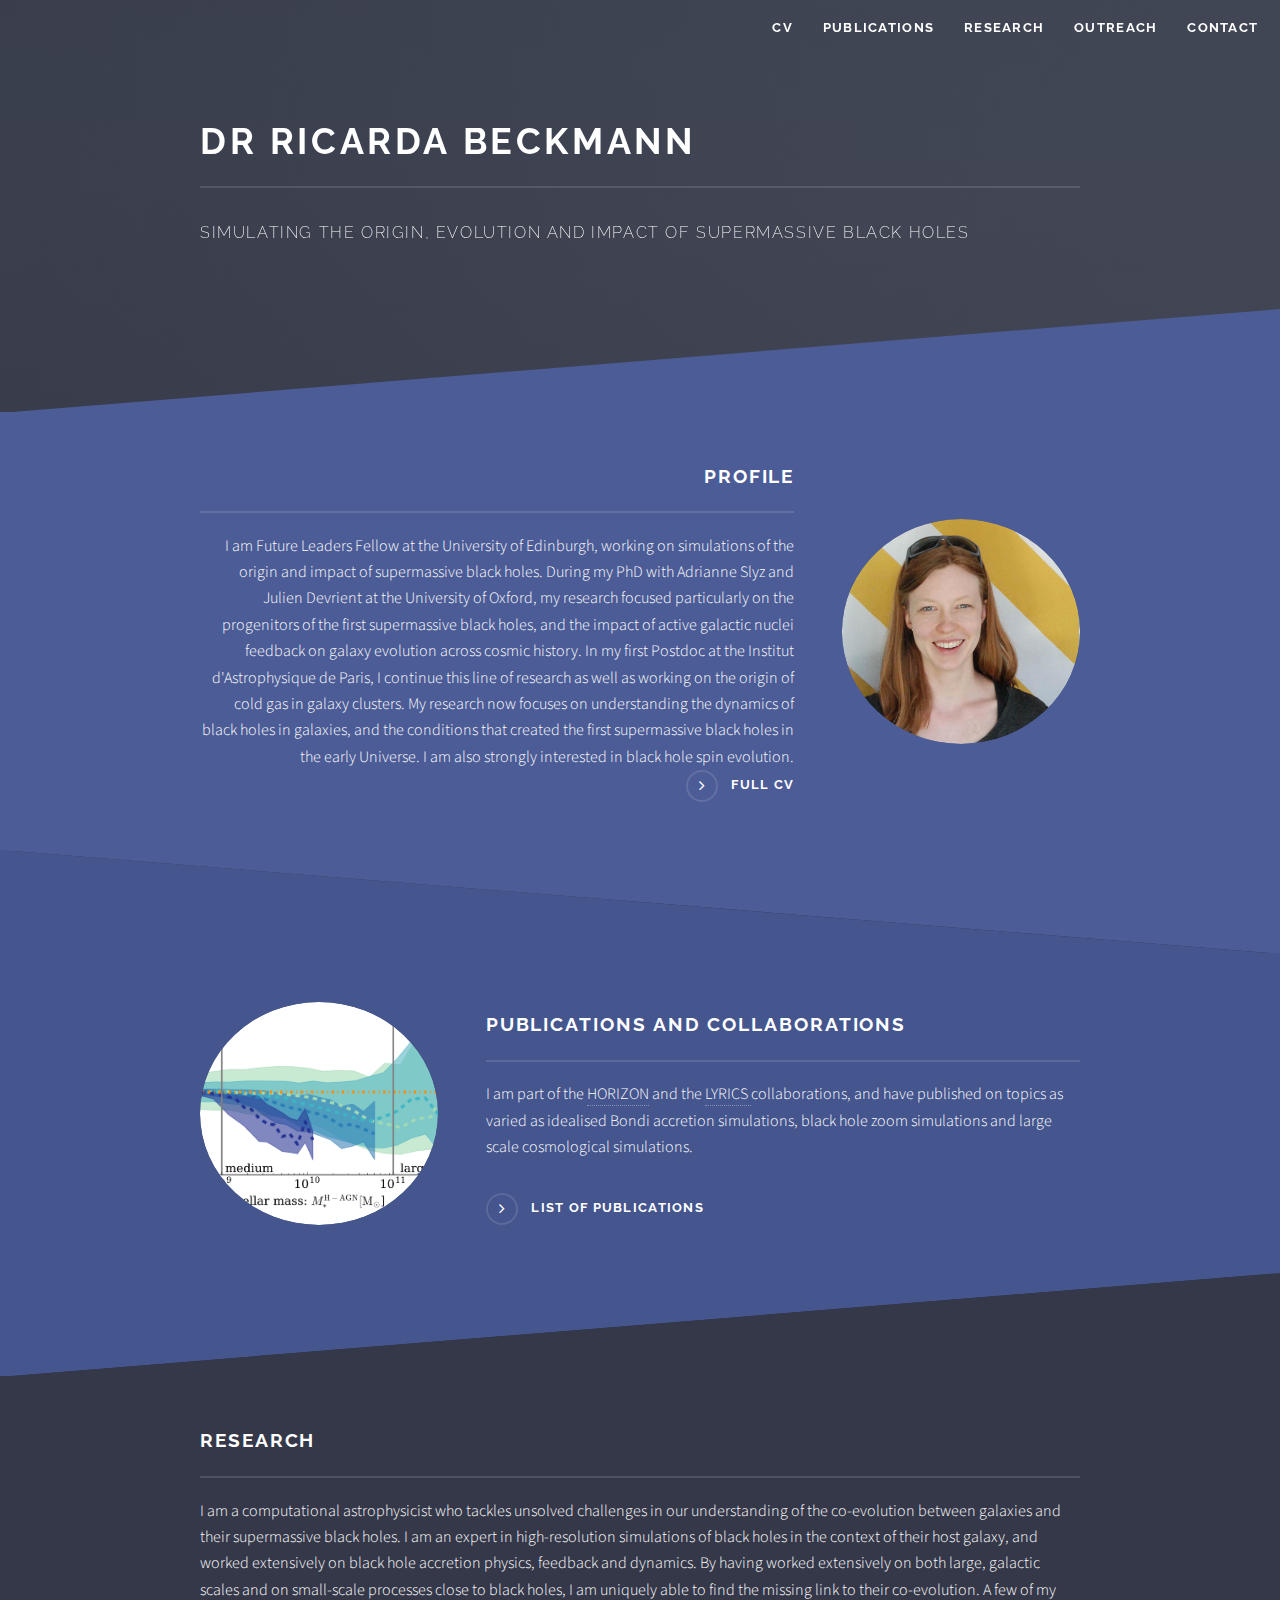
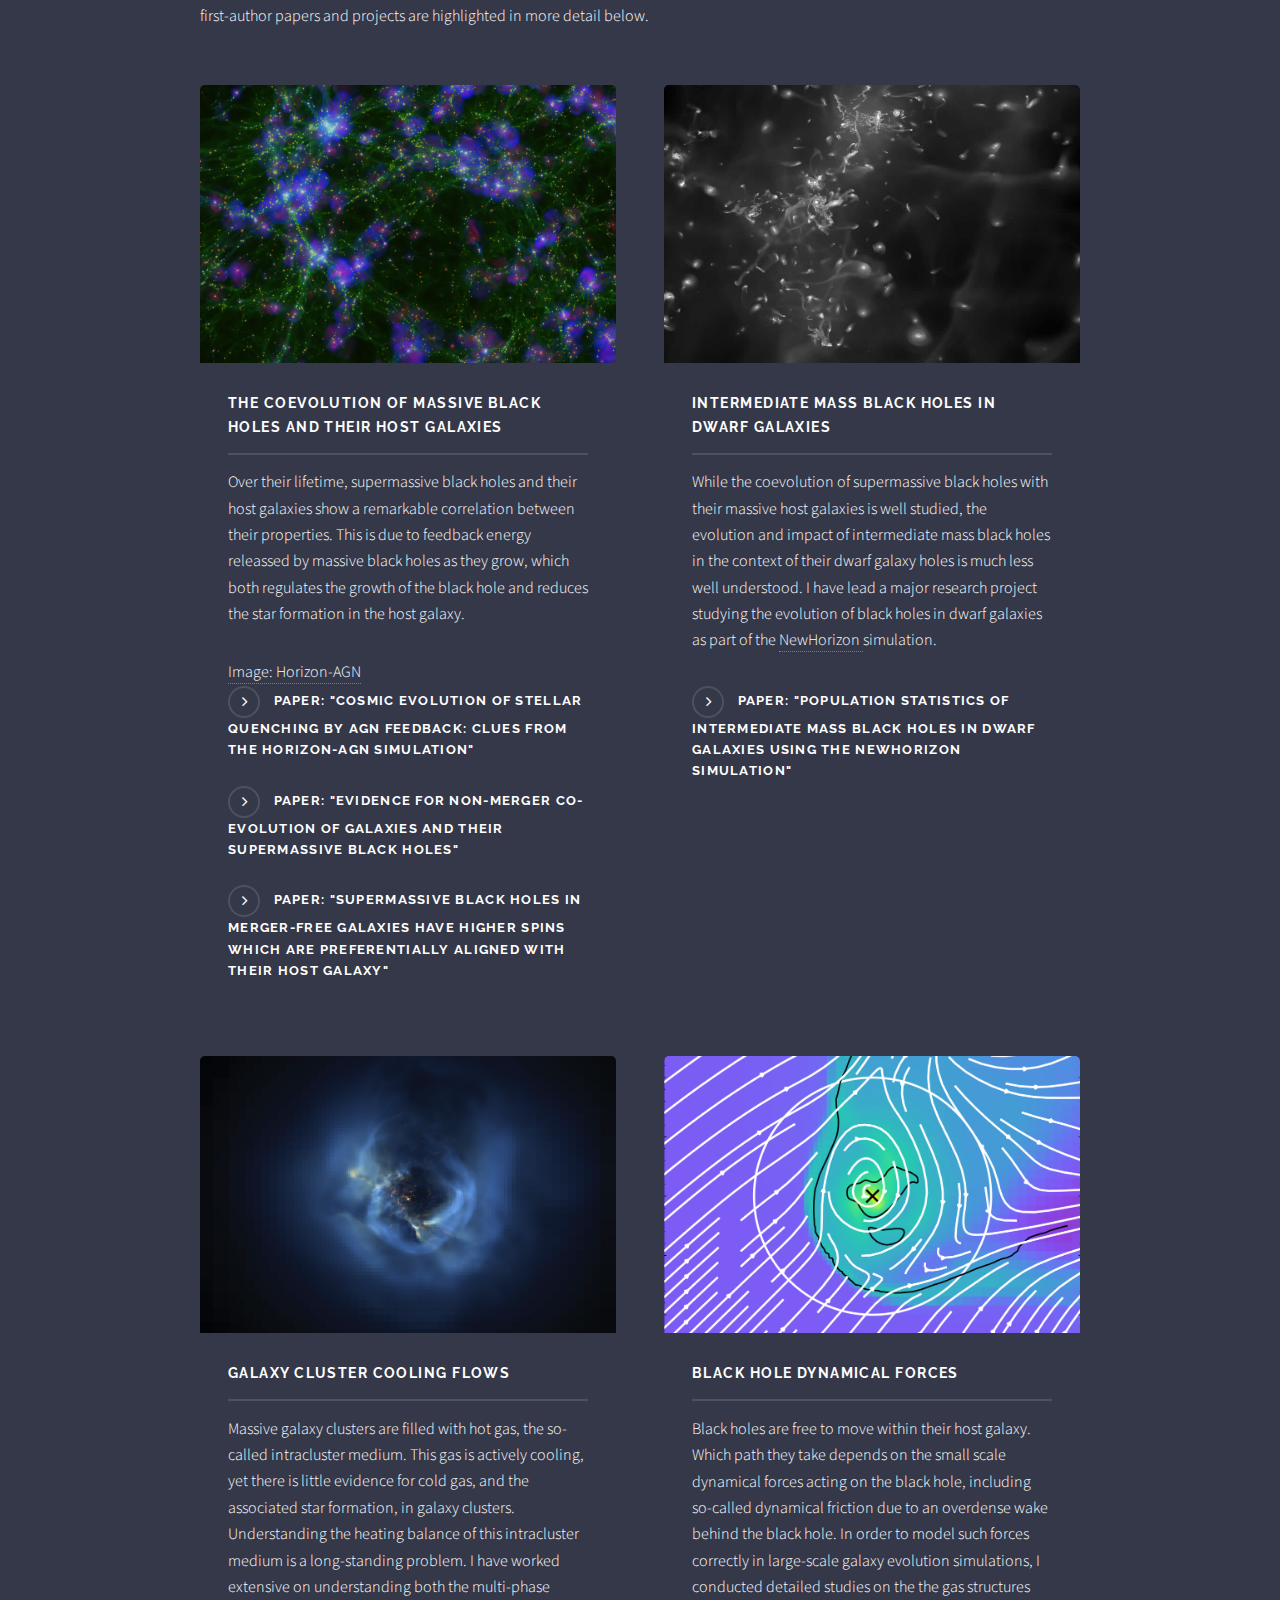
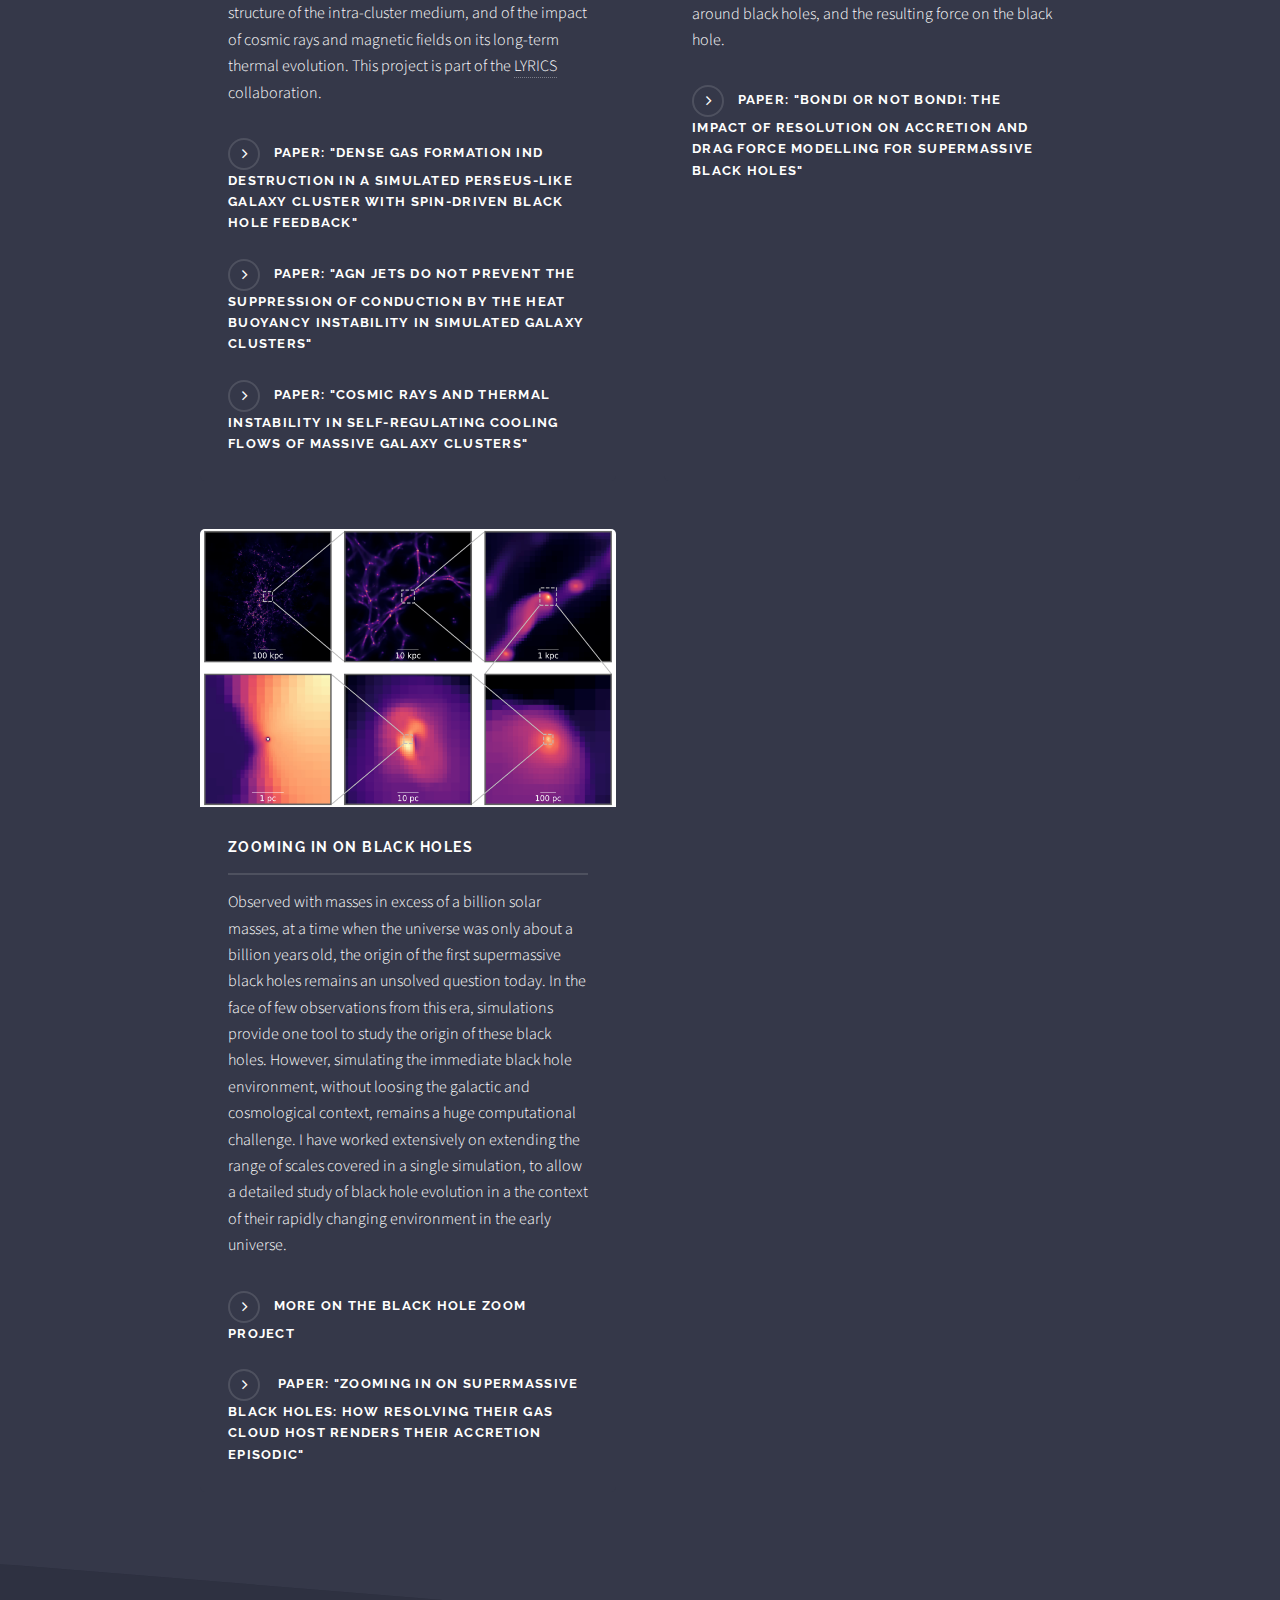
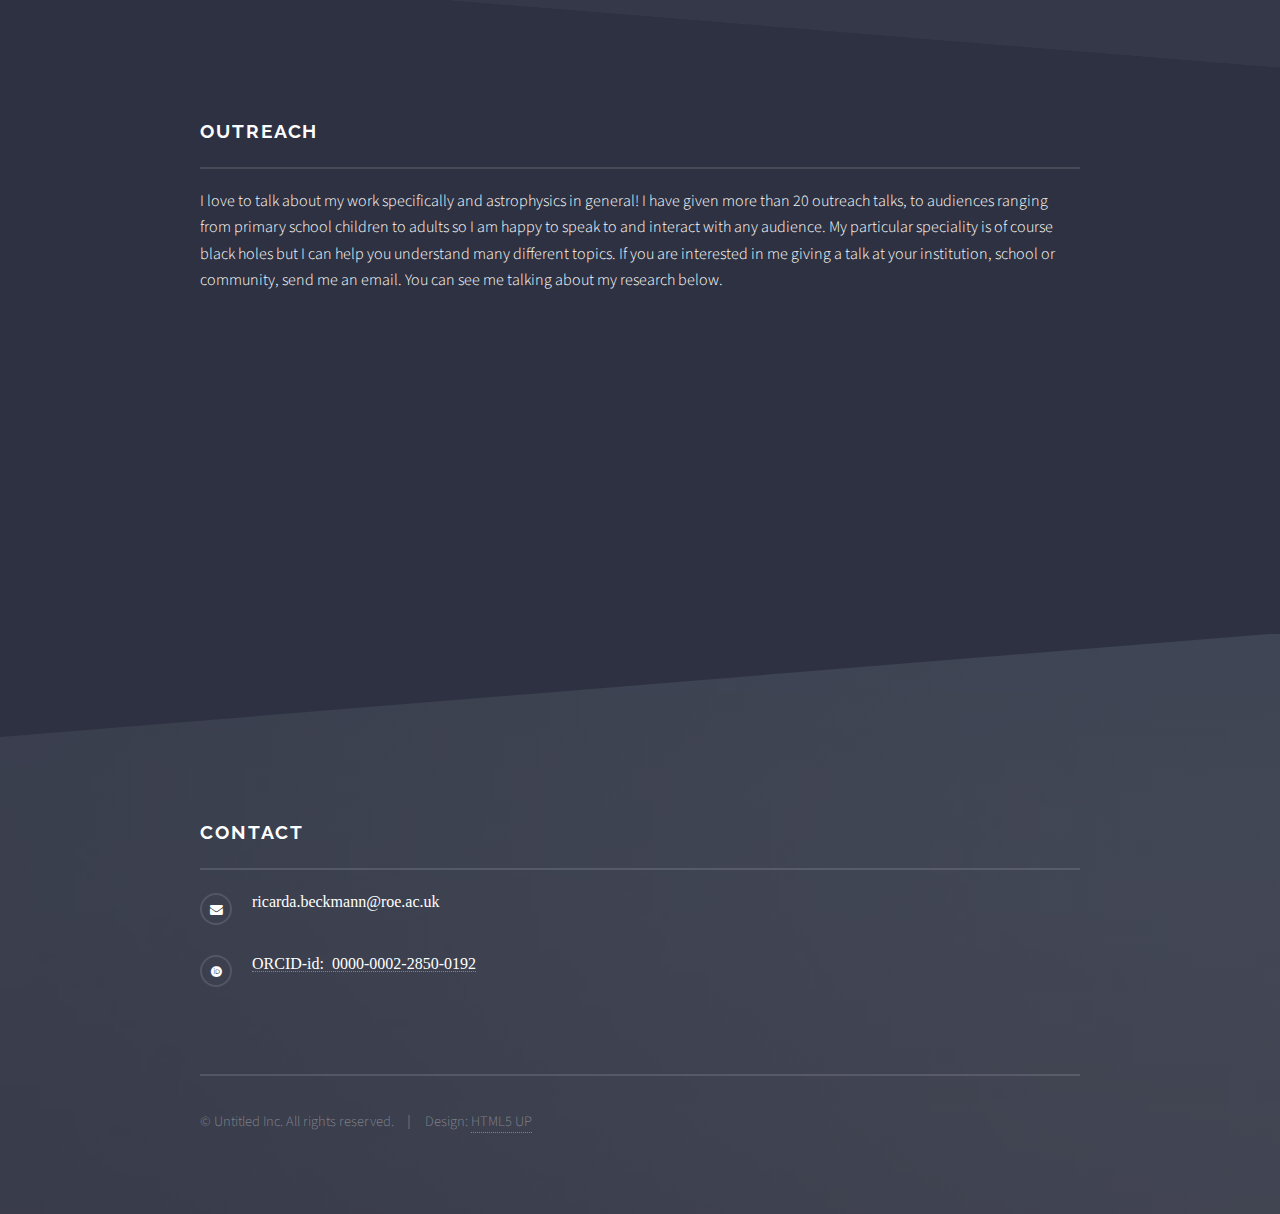
<file: index.html>
<!DOCTYPE HTML>
<!--
	Solid State by HTML5 UP
	html5up.net | @ajlkn
	Free for personal and commercial use under the CCA 3.0 license (html5up.net/license)
-->
<html>
	<head>
		<title>Dr Ricarda Beckmann</title>
		<meta charset="utf-8" />
		<meta name="viewport" content="width=device-width, initial-scale=1" />
		<!--[if lte IE 8]><script src="assets/js/ie/html5shiv.js"></script><![endif]-->
		<link rel="stylesheet" href="assets/css/main.css" />
		<link rel="stylesheet" href="assets/css/academicons.min.css"/>
		<!--[if lte IE 9]><link rel="stylesheet" href="assets/css/ie9.css" /><![endif]-->
		<!--[if lte IE 8]><link rel="stylesheet" href="assets/css/ie8.css" /><![endif]-->
	</head>
	<body>

		<!-- Page Wrapper -->
			<div id="page-wrapper">

				<!-- Header -->
					<header id="header" class="alt">
						<h1><a href="index.html">Dr Ricarda Beckmann</a></h1>
						
						<nav>
						<a href="CV.html">CV</a>
						<a href="#papers">Publications</a>
						<a href="#research">Research</a>
						<a href="#outreach">Outreach</a>
						<a href="#contact">Contact</a>
						
						</nav>


						<!--
						<nav>
							<a href="#menu">Menu</a>
						</nav>
						-->
					</header>

				<!-- Banner -->
					<section id="banner">
						<div class="inner">
							<!---<div class="logo"><span class="icon fa-diamond"></span></div> -->
							<h2>Dr Ricarda Beckmann</h2>
							<p>Simulating the origin, evolution and impact of supermassive black holes </p>
						</div>
					</section>

				<!-- Wrapper -->
					<section id="wrapper">

						<!-- One -->
							<section id="one" class="wrapper spotlight style1">
								<div class="inner">
									<a href="#" class="image"><img src="images/pic01.jpg" alt="" /></a>
									<div class="content">
										<h2 class="major">Profile</h2>
										<p>I am Future Leaders Fellow at the University of Edinburgh,
										  working on simulations of the origin and impact of supermassive black holes. During my PhD with Adrianne Slyz and Julien Devrient at the University of Oxford, my research focused particularly on the progenitors of the first supermassive black holes, and the impact of active galactic nuclei feedback on galaxy evolution across cosmic history. In my first Postdoc at the Institut d'Astrophysique de Paris, I continue this line of research as well as working on the origin of cold gas in galaxy clusters. My research now focuses on understanding the dynamics of black holes in galaxies, and the conditions that created the first supermassive black holes in the early Universe. I am also strongly interested in black hole spin evolution.
										<a href="CV.html" class="special">full CV</a>
									</div>
								</div>
							</section>

						<!-- Two -->
							<section id="papers" class="wrapper alt spotlight style2">
								<div class="inner">
									<a href="#" class="image"><img src="images/H_plot.png" alt="" /></a>
									<div class="content">
										<h2 class="major">Publications and Collaborations</h2>
										<p> I am part of the <a href="https://www.horizon-simulation.org/">HORIZON</a> and the <a href="https://vm-wordpress-lerma01.obspm.fr/lyrics/"> LYRICS </a> collaborations, and have published on topics as varied as idealised Bondi accretion simulations, black hole zoom simulations and large scale cosmological simulations.</p>
										<a href="https://ui.adsabs.harvard.edu/search/fq=%7B!type%3Daqp%20v%3D%24fq_author%7D&fq_author=(author_facet_hier%3A%221%2FBeckmann%2C%20R%2FBeckmann%2C%20R%20%20S%22%20OR%20author_facet_hier%3A%221%2FBeckmann%2C%20R%2FBeckmann%2C%20Ricarda%20S%22%20OR%20author_facet_hier%3A%221%2FBeckmann%2C%20R%2FBeckmann%2C%20Ricarda%22)&p_=0&q=author%3A%22Beckmann%2CR%22&sort=date%20desc%2C%20bibcode%20desc" class="special">List of Publications</a>
									</div>
								</div>
							</section>

						<!-- Three -->
						<!--	<section id="three" class="wrapper spotlight style3">
								<div class="inner">
									<a href="#" class="image"><img src="images/pic03.jpg" alt="" /></a>
									<div class="content">
										<h2 class="major">Nullam dignissim</h2>
										<p>Lorem ipsum dolor sit amet, etiam lorem adipiscing elit. Cras turpis ante, nullam sit amet turpis non, sollicitudin posuere urna. Mauris id tellus arcu. Nunc vehicula id nulla dignissim dapibus. Nullam ultrices, neque et faucibus viverra, ex nulla cursus.</p>
										<a href="#" class="special">Learn more</a>
									</div>
								</div>
							</section>
						-->

						<!-- Four -->
							<section id="research" class="wrapper  style2">
								<div class="inner">
								  <h2 class="major">Research</h2>
								  <p>
I am a computational astrophysicist who tackles unsolved challenges in our understanding of the co-evolution between galaxies and their supermassive black holes. I am an expert in high-resolution simulations of black holes in the context of their host galaxy, and worked extensively on black hole accretion physics, feedback and dynamics. By having worked extensively on both large, galactic scales and on small-scale processes close to black holes, I am uniquely able to find the missing link to their co-evolution. A few of my first-author papers and projects are highlighted in more detail below.</p>
									<section class="features">
                                                                                <article>
                                                                                        <a href="#" class="image"><img src="images/horizon.png" alt="" /></a>
											<h3 class="major">The coevolution of massive black holes and their host galaxies</h3>
                                                                                        <p> Over their lifetime, supermassive black holes and their host galaxies show a remarkable correlation between their properties. This is due to feedback energy releassed by massive black holes as they grow, which both regulates the growth of the black hole and reduces the star formation in the host galaxy. </p>
											<a href="https://www.horizon-simulation.org/">Image: Horizon-AGN</a>
											<br>
											<a href="http://adsabs.harvard.edu/abs/2017MNRAS.472..949B" class="special">Paper:
											  "Cosmic evolution of stellar quenching by AGN feedback: clues from the Horizon-AGN simulation"</a>
		<a href="https://arxiv.org/abs/2211.13677" class="special">Paper: "Evidence for non-merger co-evolution of galaxies and their supermassive black holes" </a>
                                 <a href="https://arxiv.org/abs/2211.13614" class="special">Paper: "Supermassive black holes in merger-free galaxies have higher spins which are preferentially aligned with their host galaxy" </a>                      
                                                                                </article>


                                                                                <article>
                                                                                        <a href="#" class="image"><img src="images/NewHorizon.png" alt="" /></a>
                                                                                        <h3 class="major">Intermediate mass black holes in dwarf galaxies</h3>
                                                                                        <p>While the coevolution of supermassive black holes with their	massive	host galaxies is well studied, the evolution and impact	of intermediate	mass black holes in the	context	of their dwarf galaxy holes is much less well understood. I have lead a	major research project studying	the evolution of black holes in	dwarf galaxies as part of the <a href="https://new.horizon-simulation.org/"> NewHorizon	</a> simulation. </p>

											         <a href="https://arxiv.org/abs/2211.13301" class="special">Paper: "Population statistics of intermediate mass black holes in dwarf galaxies using the NewHorizon simulation"</a>
                                                                             </article>

										
                                                                                <article>
                                                                                        <a href="#" class="image"><img src="images/xray_composite_00142_equal_100kpc_rect.png" a\
lt="" /></a>
                                                                                        <h3 class="major">Galaxy cluster cooling flows</h3>
                                                                                        <p>Massive galaxy clusters are filled with hot gas, the so-called intracluster medium. This gas is actively cooling, yet there is little evidence for cold gas, and the associated star formation, in galaxy clusters. Understanding the heating balance of this intracluster medium is a long-standing problem. I have worked extensive on understanding both the multi-phase structure of the intra-cluster medium, and of the impact of cosmic rays and magnetic fields on its long-term thermal evolution. This project is part of the <a href="https://vm-wordpress-lerma01.obspm.fr/lyrics/"> LYRICS </a> collaboration. </p>
                                                                                        <a href="https://arxiv.org/abs/1909.01329" class="special">Paper: "Dense gas formation ind destruction in a simulated Perseus-like galaxy cluster with spin-driven black hole feedback"</a>
                                                                                        <a href="https://arxiv.org/abs/2204.12514" class="special">Paper: "AGN jets do not prevent the suppression of conduction by the heat buoyancy instability in simulated galaxy clusters"</a>
                                                                                        <a href="https://arxiv.org/abs/2204.03629" class="special">Paper: "Cosmic rays and thermal instability in self-regulating cooling flows of massive galaxy clusters"</a>
										</article>

                                                                                <article>
                                                                                  <a href="#" class="image"><img src="images/Zdrag_pic.png" alt="" /></a>
                                                                                  <h3 class="major">Black hole dynamical forces</h3>
                                                                                  <p> Black holes are free to move within their host galaxy. Which path they take depends on the small scale dynamical forces acting on the black hole, including so-called dynamical friction due to an overdense wake behind the black hole. In order to model such forces correctly in large-scale galaxy evolution simulations, I conducted detailed studies on the the gas structures around black holes, and the resulting force on the black hole. </p>

                                                                                  <a href="http://adsabs.harvard.edu/doi/10.1093/mnras/sty931" class="special">Paper: "Bondi or not Bondi: the impact of resolution on accretion and drag force modelling for Supermassive Black Holes" </a>
                                                                                </article>
										<article>
										  <a href="#" class="image"><img src="images/6zooms.png" alt="" /></a>
										  <h3 class="major">Zooming in on  black holes </h3>
										  <p> Observed with masses in excess of a billion solar masses, at a time when the universe was only about a billion years old, the origin of the first supermassive black holes remains an unsolved question today. In the face of few observations from this era, simulations provide one tool to study the origin of these black holes. However, simulating the immediate black hole environment, without loosing the galactic and cosmological context, remains a huge computational challenge. I have worked extensively on extending the range of scales covered in a single simulation, to allow a detailed study of black hole evolution in a the context of their rapidly changing environment in the early universe.  </p>
										  <a href="bhzoom.html" class="special">More on the black hole zoom project </a>
										  <a href="https://ui.adsabs.harvard.edu/abs/2019MNRAS.483.3488B/abstract" class="special"> Paper: "Zooming in on supermassive black holes: how resolving their gas cloud host renders their accretion episodic" </a>
										</article>
									</section>
					<!-- Five  -->
								</div>
							</section>
							
							<section id="outreach" class="wrapper  alt style1">
                                                            <div class="inner">
							       <h2 class="major">Outreach</h2>                                                              
                                                               I love to talk about my work specifically and astrophysics in general! I have given more than 20 outreach talks, to audiences ranging from primary school children to adults so I am happy to speak to and interact with any audience. My particular speciality is of course black holes but I can help you understand many different topics. If you are interested in me giving a talk at your institution, school or community, send me an email. You can see me talking about my research below.

							        <iframe width="560" height="315"
									src="https://www.youtube.com/embed/ex1IGpuWJx8">
								</iframe> 
                                                          </div>
                                                        </section>
							
					</section>

				<!-- Footer -->
					<section id="footer">
						<div class="inner" id="contact">
							<h2 class="major">Contact</h2>
							<ul class="contact">
								<li class="fa fa-envelope fa-1x">ricarda.beckmann@roe.ac.uk</li>
                                                                <li class="ai ai-orcid fa-1x"><a href="https://orcid.org/0000-0002-2850-0192">ORCID-id: 0000-0002-2850-0192</a></li>
							</ul>

							<ul class="copyright">
								<li>&copy; Untitled Inc. All rights reserved.</li><li>Design: <a href="http://html5up.net">HTML5 UP</a></li>
							</ul>
						</div>
					</section>

			</div>

		<!-- Scripts -->
			<script src="assets/js/skel.min.js"></script>
			<script src="assets/js/jquery.min.js"></script>
			<script src="assets/js/jquery.scrollex.min.js"></script>
			<script src="assets/js/util.js"></script>
			<!--[if lte IE 8]><script src="assets/js/ie/respond.min.js"></script><![endif]-->
			<script src="assets/js/main.js"></script>

	</body>
</html>
</file>
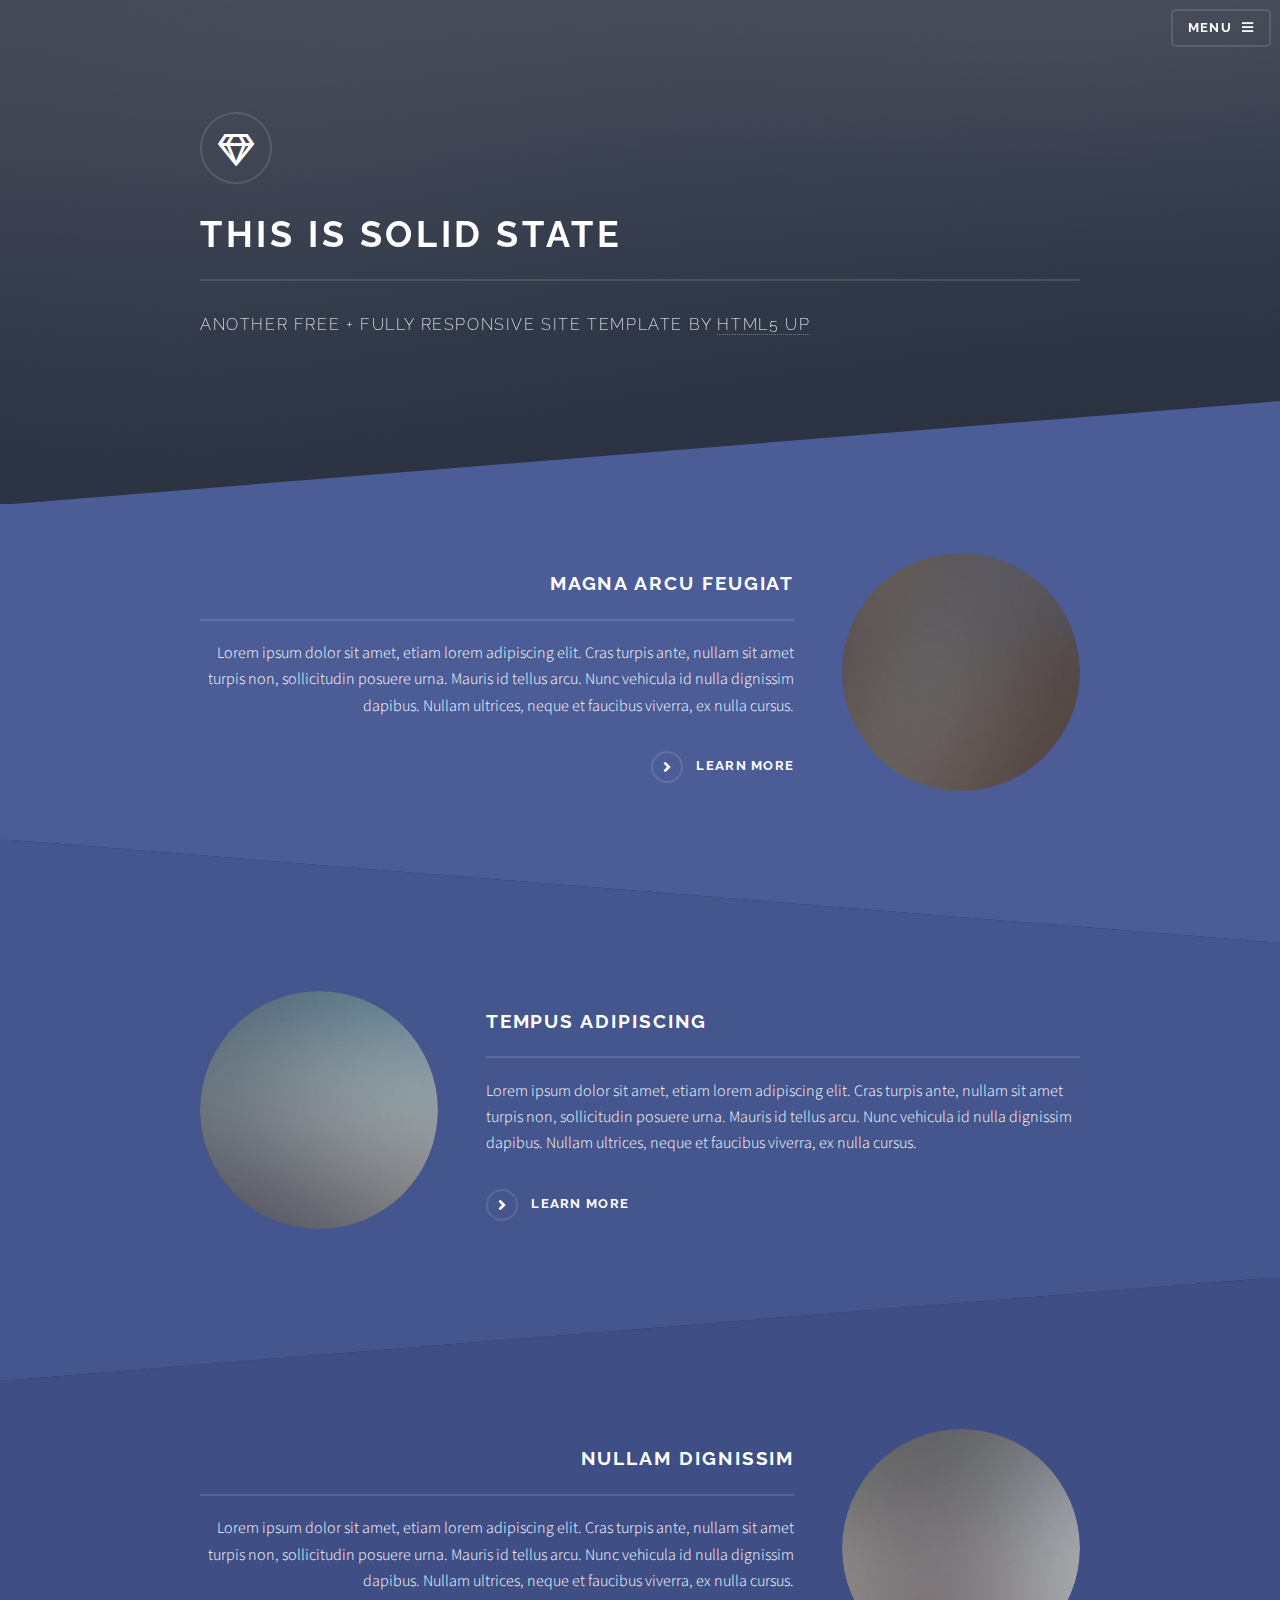
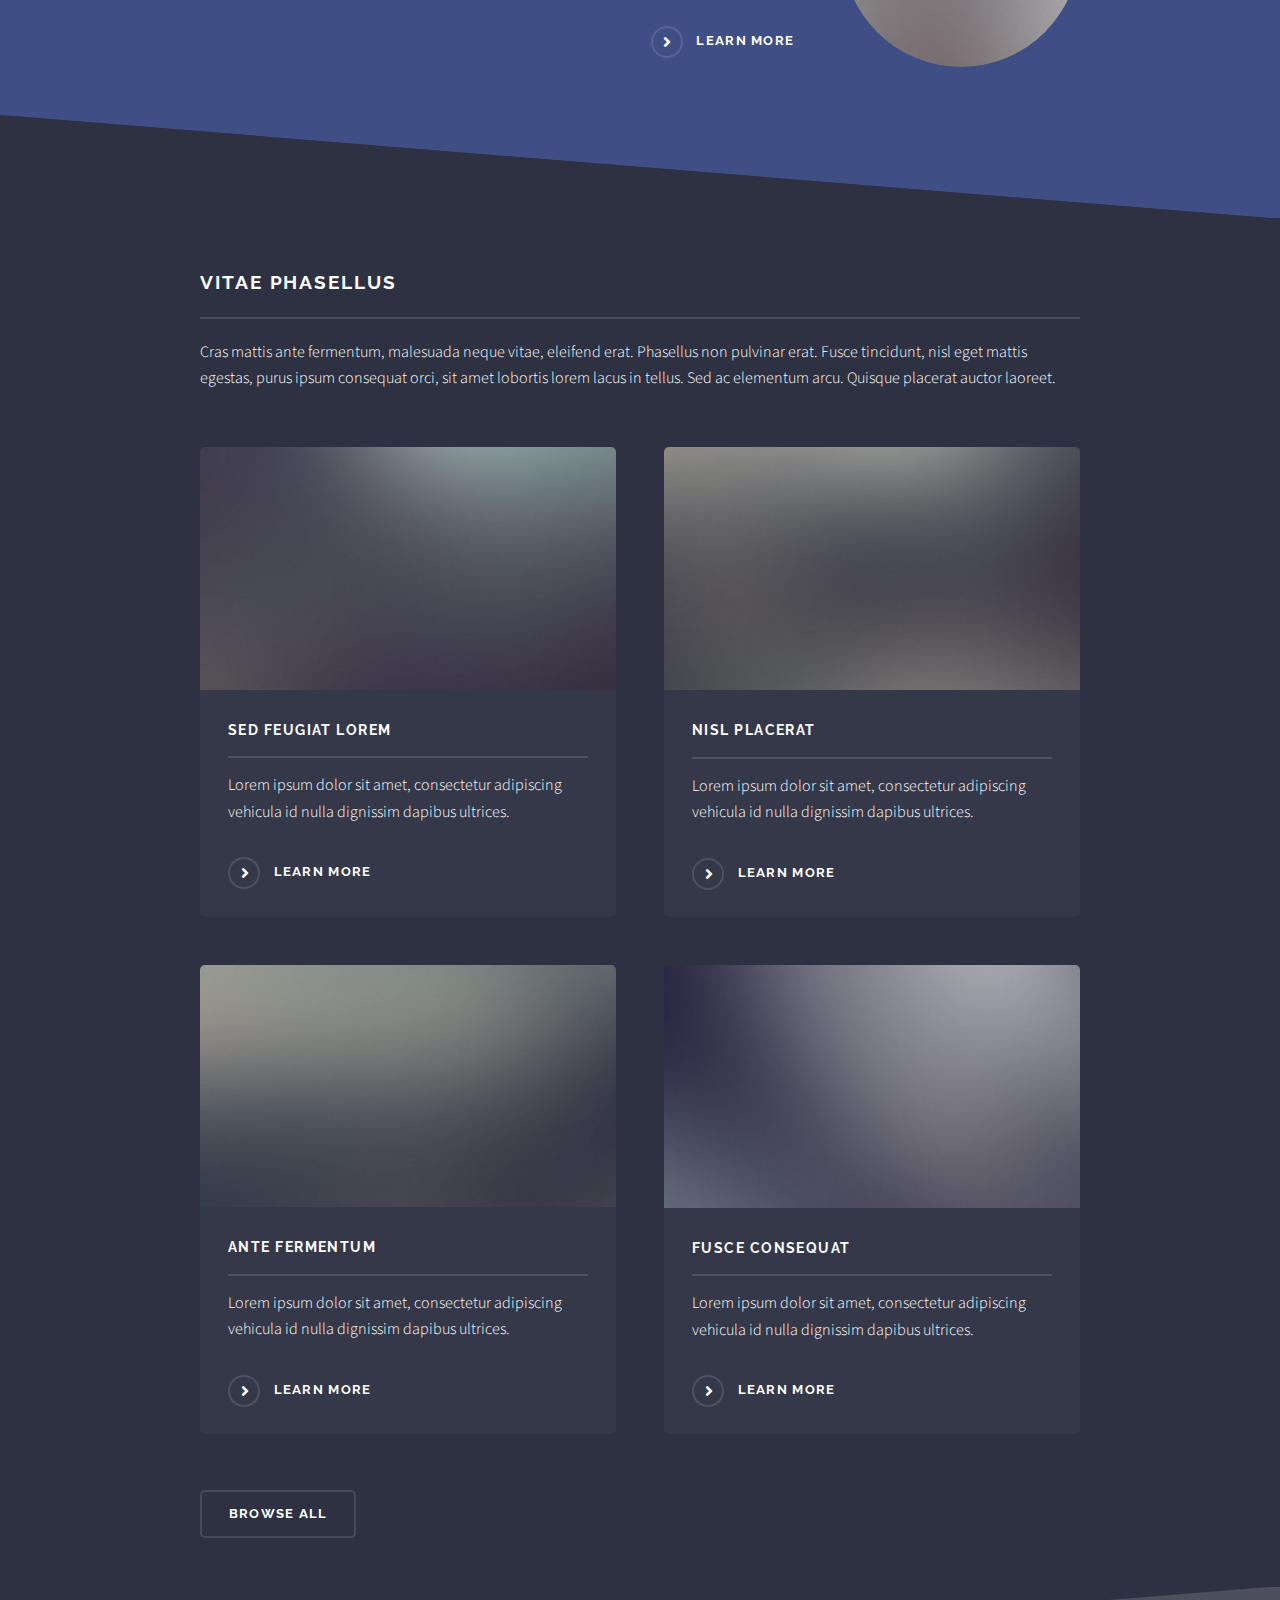
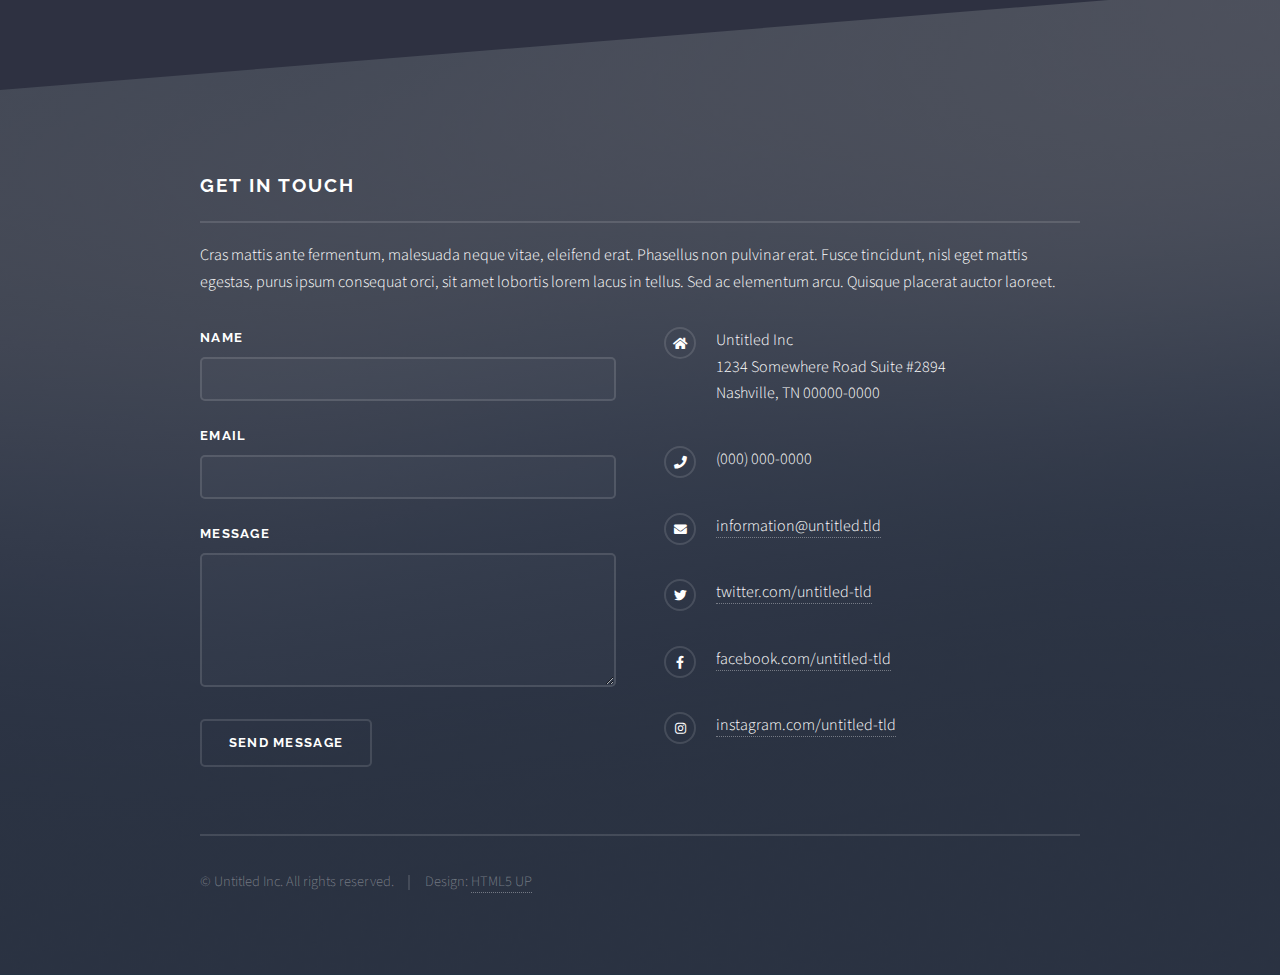
<file: html5up-solid-state/index.html>
<!DOCTYPE HTML>
<!--
	Solid State by HTML5 UP
	html5up.net | @ajlkn
	Free for personal and commercial use under the CCA 3.0 license (html5up.net/license)
-->
<html>
	<head>
		<title>Solid State by HTML5 UP</title>
		<meta charset="utf-8" />
		<meta name="viewport" content="width=device-width, initial-scale=1, user-scalable=no" />
		<link rel="stylesheet" href="assets/css/main.css" />
		<noscript><link rel="stylesheet" href="assets/css/noscript.css" /></noscript>
	</head>
	<body class="is-preload">

		<!-- Page Wrapper -->
			<div id="page-wrapper">

				<!-- Header -->
					<header id="header" class="alt">
						<h1><a href="index.html">Solid State</a></h1>
						<nav>
							<a href="#menu">Menu</a>
						</nav>
					</header>

				<!-- Menu -->
					<nav id="menu">
						<div class="inner">
							<h2>Menu</h2>
							<ul class="links">
								<li><a href="index.html">Home</a></li>
								<li><a href="generic.html">Generic</a></li>
								<li><a href="elements.html">Elements</a></li>
								<li><a href="#">Log In</a></li>
								<li><a href="#">Sign Up</a></li>
							</ul>
							<a href="#" class="close">Close</a>
						</div>
					</nav>

				<!-- Banner -->
					<section id="banner">
						<div class="inner">
							<div class="logo"><span class="icon fa-gem"></span></div>
							<h2>This is Solid State</h2>
							<p>Another free + fully responsive site template by <a href="http://html5up.net">HTML5 UP</a></p>
						</div>
					</section>

				<!-- Wrapper -->
					<section id="wrapper">

						<!-- One -->
							<section id="one" class="wrapper spotlight style1">
								<div class="inner">
									<a href="#" class="image"><img src="images/pic01.jpg" alt="" /></a>
									<div class="content">
										<h2 class="major">Magna arcu feugiat</h2>
										<p>Lorem ipsum dolor sit amet, etiam lorem adipiscing elit. Cras turpis ante, nullam sit amet turpis non, sollicitudin posuere urna. Mauris id tellus arcu. Nunc vehicula id nulla dignissim dapibus. Nullam ultrices, neque et faucibus viverra, ex nulla cursus.</p>
										<a href="#" class="special">Learn more</a>
									</div>
								</div>
							</section>

						<!-- Two -->
							<section id="two" class="wrapper alt spotlight style2">
								<div class="inner">
									<a href="#" class="image"><img src="images/pic02.jpg" alt="" /></a>
									<div class="content">
										<h2 class="major">Tempus adipiscing</h2>
										<p>Lorem ipsum dolor sit amet, etiam lorem adipiscing elit. Cras turpis ante, nullam sit amet turpis non, sollicitudin posuere urna. Mauris id tellus arcu. Nunc vehicula id nulla dignissim dapibus. Nullam ultrices, neque et faucibus viverra, ex nulla cursus.</p>
										<a href="#" class="special">Learn more</a>
									</div>
								</div>
							</section>

						<!-- Three -->
							<section id="three" class="wrapper spotlight style3">
								<div class="inner">
									<a href="#" class="image"><img src="images/pic03.jpg" alt="" /></a>
									<div class="content">
										<h2 class="major">Nullam dignissim</h2>
										<p>Lorem ipsum dolor sit amet, etiam lorem adipiscing elit. Cras turpis ante, nullam sit amet turpis non, sollicitudin posuere urna. Mauris id tellus arcu. Nunc vehicula id nulla dignissim dapibus. Nullam ultrices, neque et faucibus viverra, ex nulla cursus.</p>
										<a href="#" class="special">Learn more</a>
									</div>
								</div>
							</section>

						<!-- Four -->
							<section id="four" class="wrapper alt style1">
								<div class="inner">
									<h2 class="major">Vitae phasellus</h2>
									<p>Cras mattis ante fermentum, malesuada neque vitae, eleifend erat. Phasellus non pulvinar erat. Fusce tincidunt, nisl eget mattis egestas, purus ipsum consequat orci, sit amet lobortis lorem lacus in tellus. Sed ac elementum arcu. Quisque placerat auctor laoreet.</p>
									<section class="features">
										<article>
											<a href="#" class="image"><img src="images/pic04.jpg" alt="" /></a>
											<h3 class="major">Sed feugiat lorem</h3>
											<p>Lorem ipsum dolor sit amet, consectetur adipiscing vehicula id nulla dignissim dapibus ultrices.</p>
											<a href="#" class="special">Learn more</a>
										</article>
										<article>
											<a href="#" class="image"><img src="images/pic05.jpg" alt="" /></a>
											<h3 class="major">Nisl placerat</h3>
											<p>Lorem ipsum dolor sit amet, consectetur adipiscing vehicula id nulla dignissim dapibus ultrices.</p>
											<a href="#" class="special">Learn more</a>
										</article>
										<article>
											<a href="#" class="image"><img src="images/pic06.jpg" alt="" /></a>
											<h3 class="major">Ante fermentum</h3>
											<p>Lorem ipsum dolor sit amet, consectetur adipiscing vehicula id nulla dignissim dapibus ultrices.</p>
											<a href="#" class="special">Learn more</a>
										</article>
										<article>
											<a href="#" class="image"><img src="images/pic07.jpg" alt="" /></a>
											<h3 class="major">Fusce consequat</h3>
											<p>Lorem ipsum dolor sit amet, consectetur adipiscing vehicula id nulla dignissim dapibus ultrices.</p>
											<a href="#" class="special">Learn more</a>
										</article>
									</section>
									<ul class="actions">
										<li><a href="#" class="button">Browse All</a></li>
									</ul>
								</div>
							</section>

					</section>

				<!-- Footer -->
					<section id="footer">
						<div class="inner">
							<h2 class="major">Get in touch</h2>
							<p>Cras mattis ante fermentum, malesuada neque vitae, eleifend erat. Phasellus non pulvinar erat. Fusce tincidunt, nisl eget mattis egestas, purus ipsum consequat orci, sit amet lobortis lorem lacus in tellus. Sed ac elementum arcu. Quisque placerat auctor laoreet.</p>
							<form method="post" action="#">
								<div class="fields">
									<div class="field">
										<label for="name">Name</label>
										<input type="text" name="name" id="name" />
									</div>
									<div class="field">
										<label for="email">Email</label>
										<input type="email" name="email" id="email" />
									</div>
									<div class="field">
										<label for="message">Message</label>
										<textarea name="message" id="message" rows="4"></textarea>
									</div>
								</div>
								<ul class="actions">
									<li><input type="submit" value="Send Message" /></li>
								</ul>
							</form>
							<ul class="contact">
								<li class="icon solid fa-home">
									Untitled Inc<br />
									1234 Somewhere Road Suite #2894<br />
									Nashville, TN 00000-0000
								</li>
								<li class="icon solid fa-phone">(000) 000-0000</li>
								<li class="icon solid fa-envelope"><a href="#">information@untitled.tld</a></li>
								<li class="icon brands fa-twitter"><a href="#">twitter.com/untitled-tld</a></li>
								<li class="icon brands fa-facebook-f"><a href="#">facebook.com/untitled-tld</a></li>
								<li class="icon brands fa-instagram"><a href="#">instagram.com/untitled-tld</a></li>
							</ul>
							<ul class="copyright">
								<li>&copy; Untitled Inc. All rights reserved.</li><li>Design: <a href="http://html5up.net">HTML5 UP</a></li>
							</ul>
						</div>
					</section>

			</div>

		<!-- Scripts -->
			<script src="assets/js/jquery.min.js"></script>
			<script src="assets/js/jquery.scrollex.min.js"></script>
			<script src="assets/js/browser.min.js"></script>
			<script src="assets/js/breakpoints.min.js"></script>
			<script src="assets/js/util.js"></script>
			<script src="assets/js/main.js"></script>

	</body>
</html>
</file>
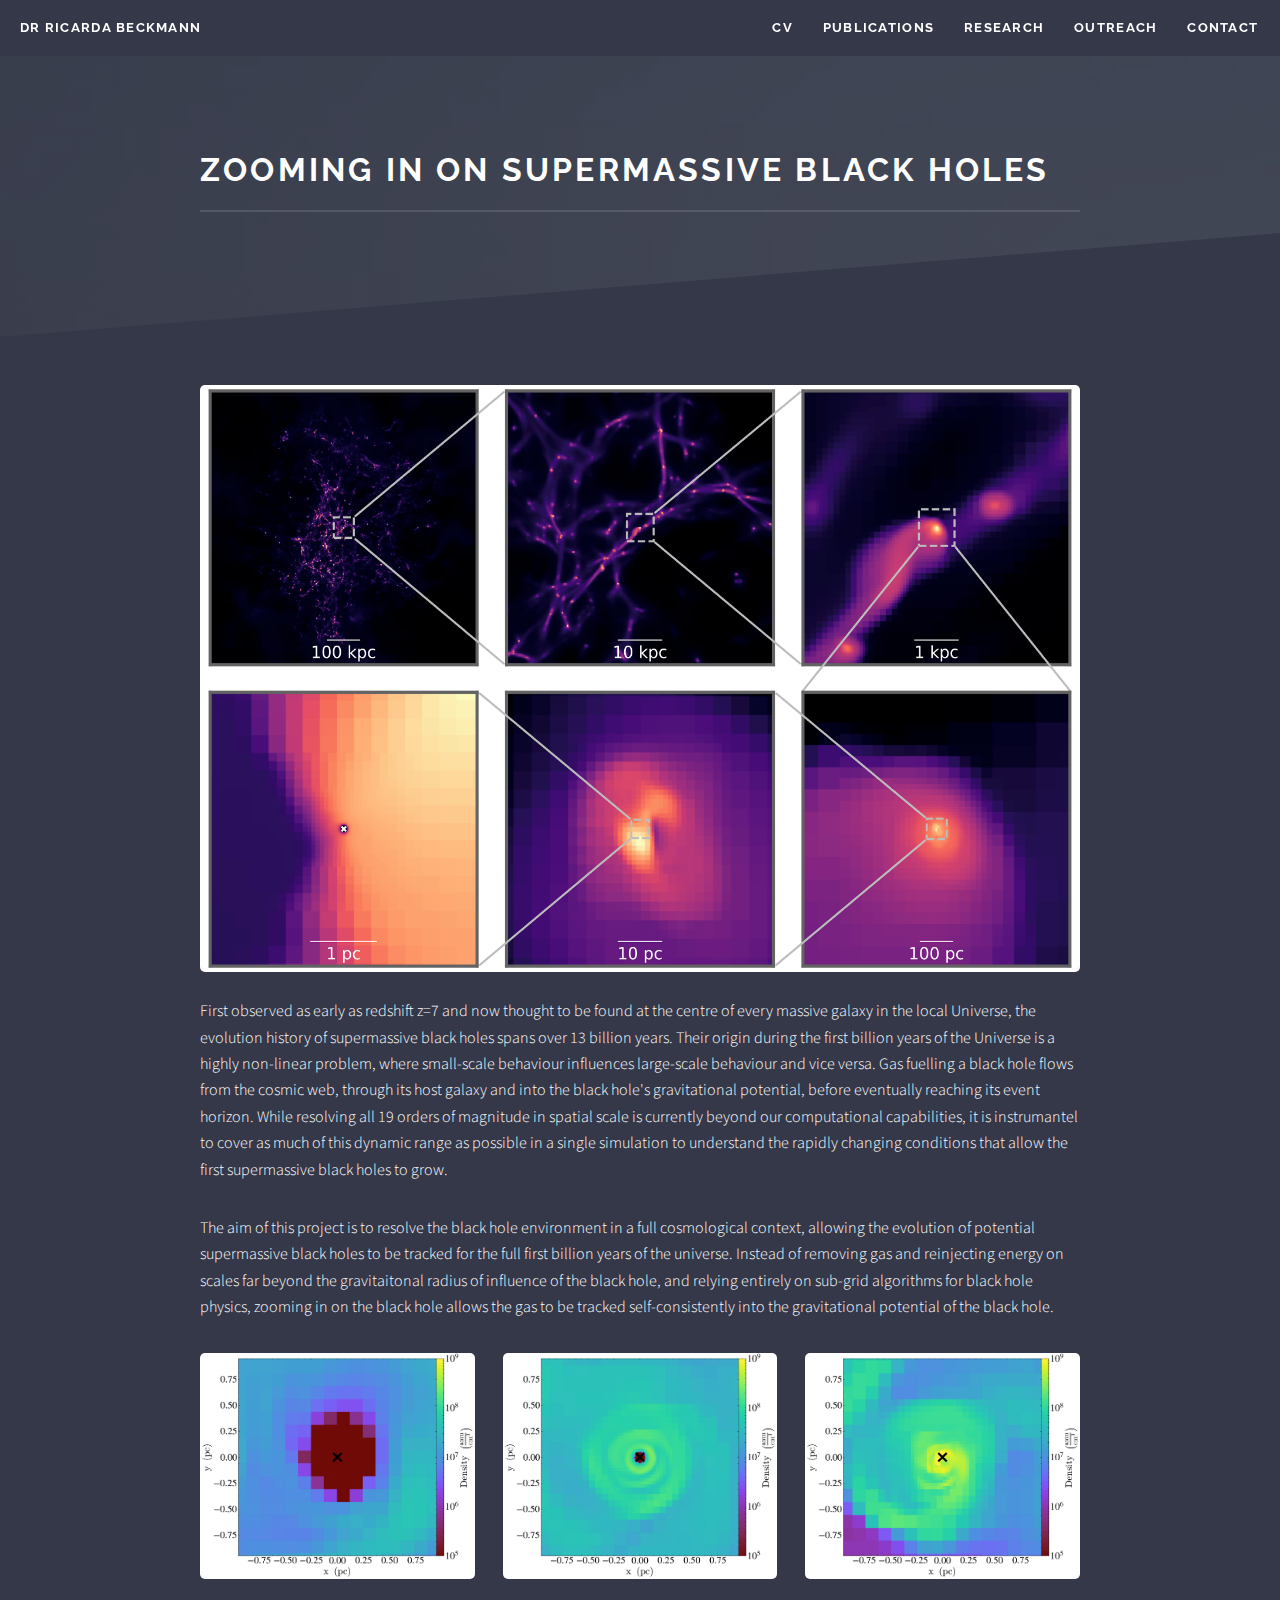
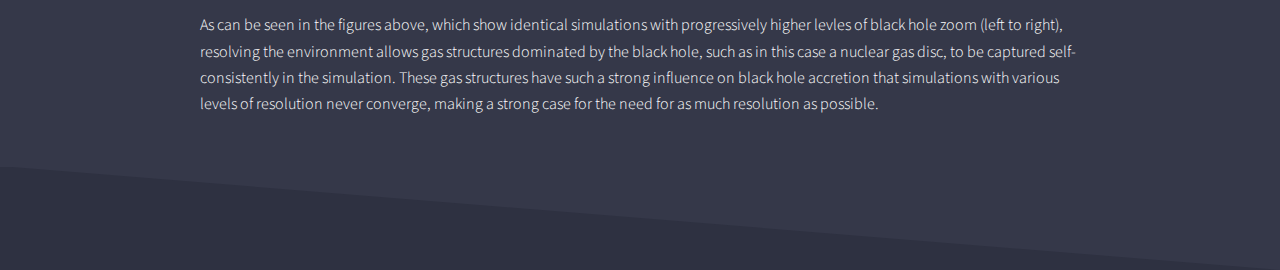
<file: bhzoom.html>
<!DOCTYPE HTML>
<!--
	Solid State by HTML5 UP
	html5up.net | @ajlkn
	Free for personal and commercial use under the CCA 3.0 license (html5up.net/license)
-->
<html>
	<head>
		<title>Dr Ricarda Beckmann</title>
		<meta charset="utf-8" />
		<meta name="viewport" content="width=device-width, initial-scale=1" />
		<!--[if lte IE 8]><script src="assets/js/ie/html5shiv.js"></script><![endif]-->
		<link rel="stylesheet" href="assets/css/main.css" />
		<!--[if lte IE 9]><link rel="stylesheet" href="assets/css/ie9.css" /><![endif]-->
		<!--[if lte IE 8]><link rel="stylesheet" href="assets/css/ie8.css" /><![endif]-->
	</head>
	<body>

		<!-- Page Wrapper -->
			<div id="page-wrapper">

				<!-- Header -->
					<header id="header">
                                                <h1><a href="index.html">Dr Ricarda Beckmann</a></h1>

                                                <nav>
                                                <a href="CV.html">CV</a>
                                                <a href="index.html#papers">Publications</a>
                                                <a href="index.html#research">Research</a>
						<a href="index.html#outreach">Outreach</a>
                                                <a href="index.html#contact">Contact</a>
                                                </nav>
					</header>

				<!-- Menu -->
					<nav id="menu">
						<div class="inner">
							<h2>Menu</h2>
							<ul class="links">
								<li><a href="index.html">Home</a></li>
								<li><a href="generic.html">Generic</a></li>
								<li><a href="elements.html">Elements</a></li>
								<li><a href="#">Log In</a></li>
								<li><a href="#">Sign Up</a></li>
							</ul>
							<a href="#" class="close">Close</a>
						</div>
					</nav>

				<!-- Wrapper -->
					<section id="wrapper">
						<header>
							<div class="inner">
								<h2>Zooming in on supermassive black holes</h2>
								<!--<p>Subtitle?</p>-->

							</div>
						</header>

						<!-- Content -->
							<div class="wrapper style2" >
								<div class="inner">

									<section>

									  <div class="box alt">
									    <div class="row uniform">
									      <div class="12u$"><span class="image fit"><img src="images/6zooms.png" alt="Cosmological simulations using black hole zoom" /></span></div>
									    </div>

<br>
									    <p>First observed as early as redshift z=7 and now thought to be found at the centre of every massive galaxy in the local Universe, the evolution history of supermassive black holes spans over 13 billion years. Their origin during the first billion years of the Universe is a highly non-linear problem, where small-scale behaviour influences large-scale behaviour and vice versa. Gas fuelling a black hole flows from the cosmic web, through its host galaxy and into the black hole's gravitational potential, before eventually reaching its event horizon. While resolving all 19 orders of magnitude in spatial scale is currently beyond our computational capabilities, it is instrumantel to cover as much of this dynamic range as possible in a single simulation to understand the rapidly changing conditions that allow the first supermassive black holes to grow.
 </p>

									    <p> The aim of this project is to resolve the black hole environment in a full cosmological context, allowing the evolution of potential supermassive black holes to be tracked for the full first billion years of the universe. Instead of removing gas and reinjecting energy on scales far beyond the gravitaitonal radius of influence of the black hole, and relying entirely on sub-grid algorithms for black hole physics, zooming in on the black hole allows the gas to be tracked self-consistently into the gravitational potential of the black hole.
</p>

									    <div class="box alt">
									      <div class="row uniform">
										<div class="4u"><span class="image fit"><img src="images/Zdisc_low.png" alt="" /></span></div>
										<div class="4u"><span class="image fit"><img src="images/Zdisc_med.png" alt="" /></span></div>
										<div class="4u$"><span class="image fit"><img src="images/Zdisc_high.png" alt="" /></span></div>
									      </div>
                                                                            </div>
									    <p> As can be seen in the figures above, which show identical simulations with progressively higher levles of black hole zoom (left to right), resolving the environment allows gas structures dominated by the black hole, such as in this case a nuclear gas disc, to be captured self-consistently in the simulation. These gas structures have such a strong influence on black hole accretion that simulations with various levels of resolution never converge, making a strong case for the need for as much resolution as possible.
									    </p>

									</section>

						</div>
					  </section>

					<!--   Uncomment once there are at least 2 papers available
                                        <section id="papers" class="wrapper alt spotlight style2">
                                          <div class="inner">
                                            <a href="#" class="image"><img src="images/Zdisc_streamlines.png" alt="" /></a>
                                            <div class="content">
                                              <h2 class="major">My papers for this project</h2>
					      <ul class="contact">
						  <a href="http://adsabs.harvard.edu/doi/10.1093/mnras/sty931" class="special">"Bondi or not Bondi: the impact of resolution on accretion and drag force modelling for Supermassive Black Holes" </a>
						  <a href="http://adsabs.harvard.edu/doi/10.1093/mnras/sty931" class="special">"Bondi or not Bondi: the impact of resolution on accretion and drag force modelling for Supermassive Black Holes" </a>
					      </ul>
                                            </div>
                                          </div>
                                        </section>
					-->

			</div>

		<!-- Scripts -->
			<script src="assets/js/skel.min.js"></script>
			<script src="assets/js/jquery.min.js"></script>
			<script src="assets/js/jquery.scrollex.min.js"></script>
			<script src="assets/js/util.js"></script>
			<!--[if lte IE 8]><script src="assets/js/ie/respond.min.js"></script><![endif]-->
			<script src="assets/js/main.js"></script>

	</body>
</html>
</file>
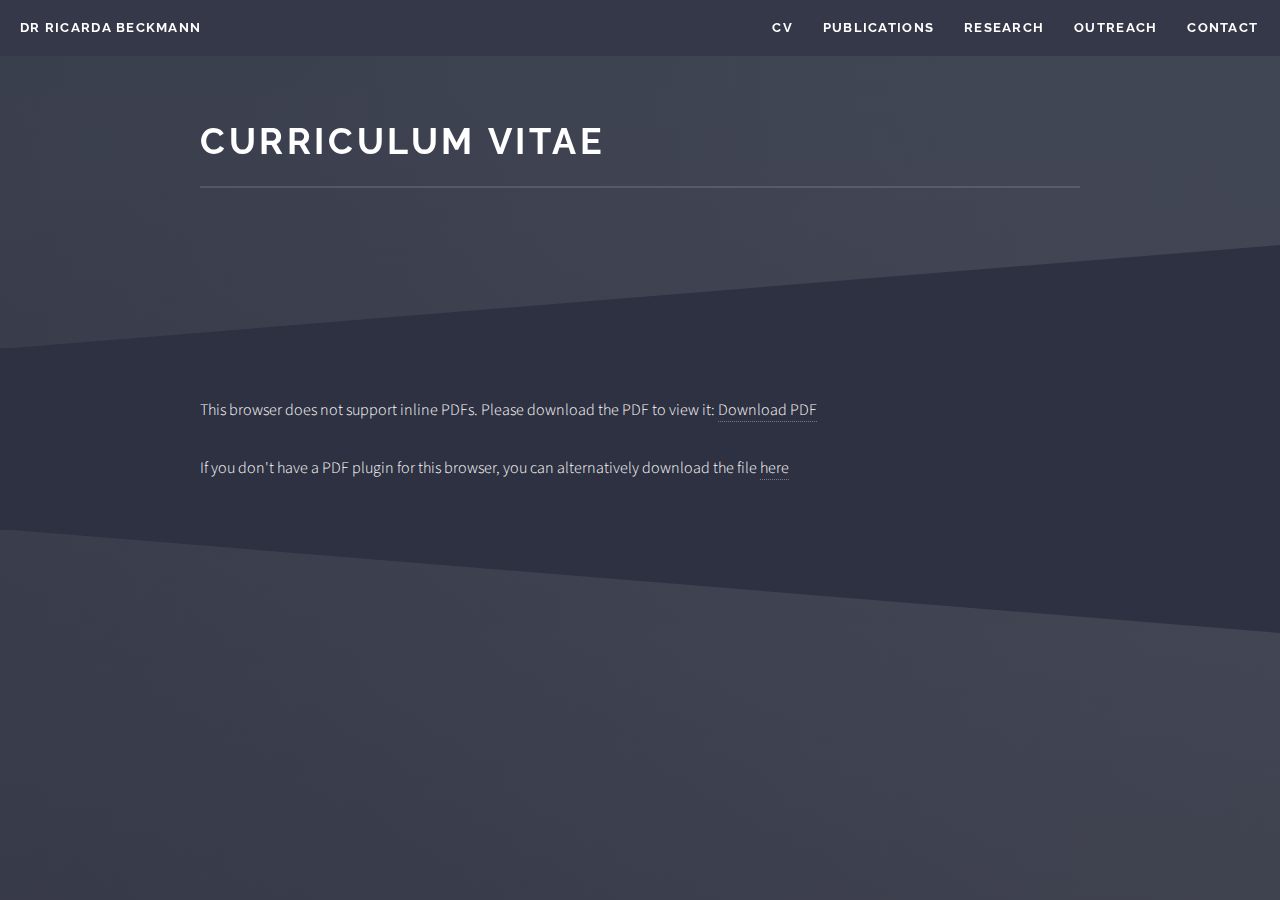
<file: CV.html>
<!DOCTYPE HTML>
<!--
	Solid State by HTML5 UP
	html5up.net | @ajlkn
	Free for personal and commercial use under the CCA 3.0 license (html5up.net/license)
-->
<html>
	<head>
		<title>Dr Ricarda Beckmann</title>
		<meta charset="utf-8" />
		<meta name="viewport" content="width=device-width, initial-scale=1" />
		<!--[if lte IE 8]><script src="assets/js/ie/html5shiv.js"></script><![endif]-->
		<link rel="stylesheet" href="assets/css/main.css" />
		<!--[if lte IE 9]><link rel="stylesheet" href="assets/css/ie9.css" /><![endif]-->
		<!--[if lte IE 8]><link rel="stylesheet" href="assets/css/ie8.css" /><![endif]-->
	</head>
	<body>

		<!-- Page Wrapper -->
			<div id="page-wrapper">

				<!-- Header -->
					<header id="header">
                                                <h1><a href="index.html">Dr Ricarda Beckmann</a></h1>

                                                <nav>
                                                <a href="CV.html">CV</a>
						<a href="index.html#papers">Publications</a>
						<a href="index.html#research">Research</a>
						<a href="index.html#outreach">Outreach</a>
						<a href="index.html#contact">Contact</a>
                                                </nav>
					</header>


				<!-- Wrapper -->
                                        <section id="banner">
                                                <div class="inner">
                                                        <!---<div class="logo"><span class="icon fa-diamond"></span></div> -->
                                                        <h2>Curriculum vitae</h2>
                                                </div>
                                        </section>

						<!-- Content -->
							<div class="wrapper">
								<div class="inner">

									<section>
									  <!-- ADD CONTENT HERE -->
									  <div id="CV1"></div>
									  <div>
									    <p>If you don't have a PDF plugin for this browser, you can alternatively  
									      download the file <a href="./CV.pdf">here</a></p>
									  </div>

									</section>

						</div>
					</section>

			</div>

		<!-- Scripts -->
			<script src="assets/js/skel.min.js"></script>
			<script src="assets/js/jquery.min.js"></script>
			<script src="assets/js/jquery.scrollex.min.js"></script>
			<script src="assets/js/util.js"></script>
			<!--[if lte IE 8]><script src="assets/js/ie/respond.min.js"></script><![endif]-->
			<script src="assets/js/main.js"></script>
                        <script src="assets/js/pdfobject.js"></script>
                        <script>PDFObject.embed("./CV.pdf", "#CV1");</script>

	</body>
</html>
</file>
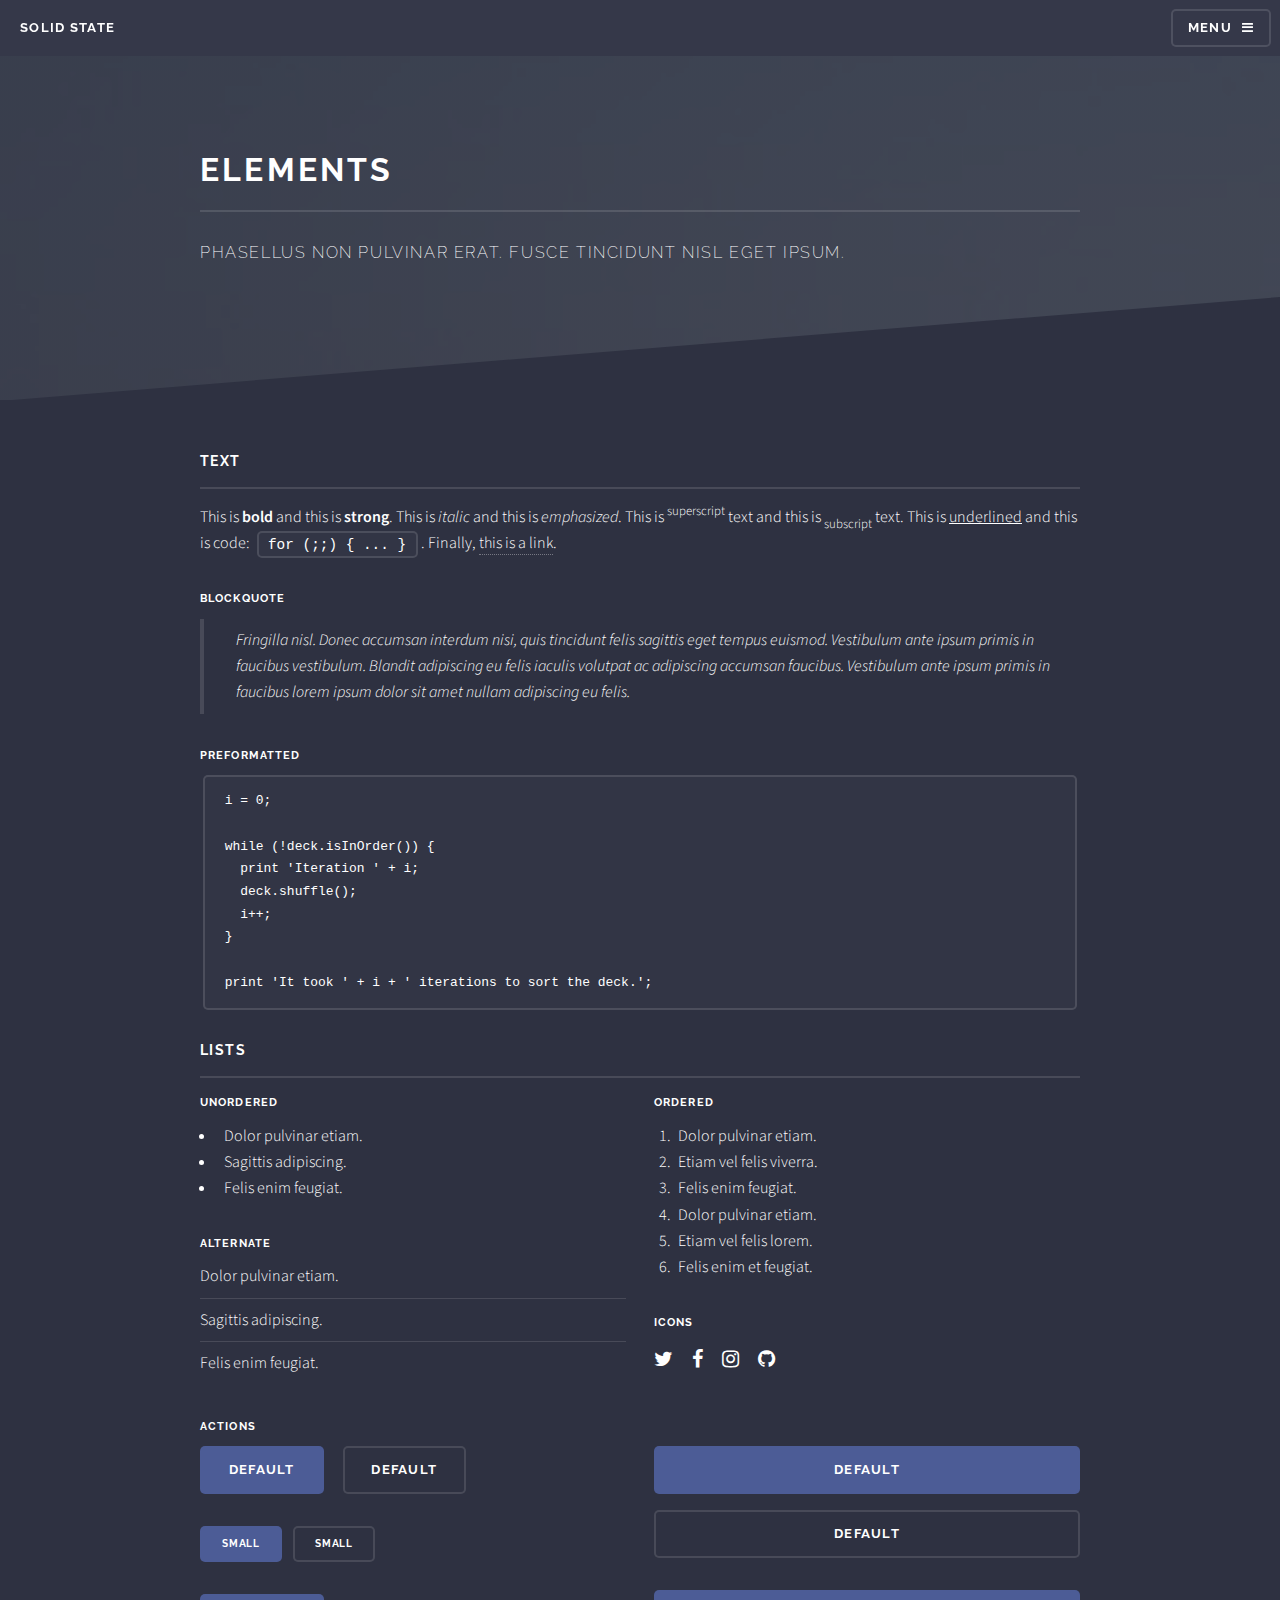
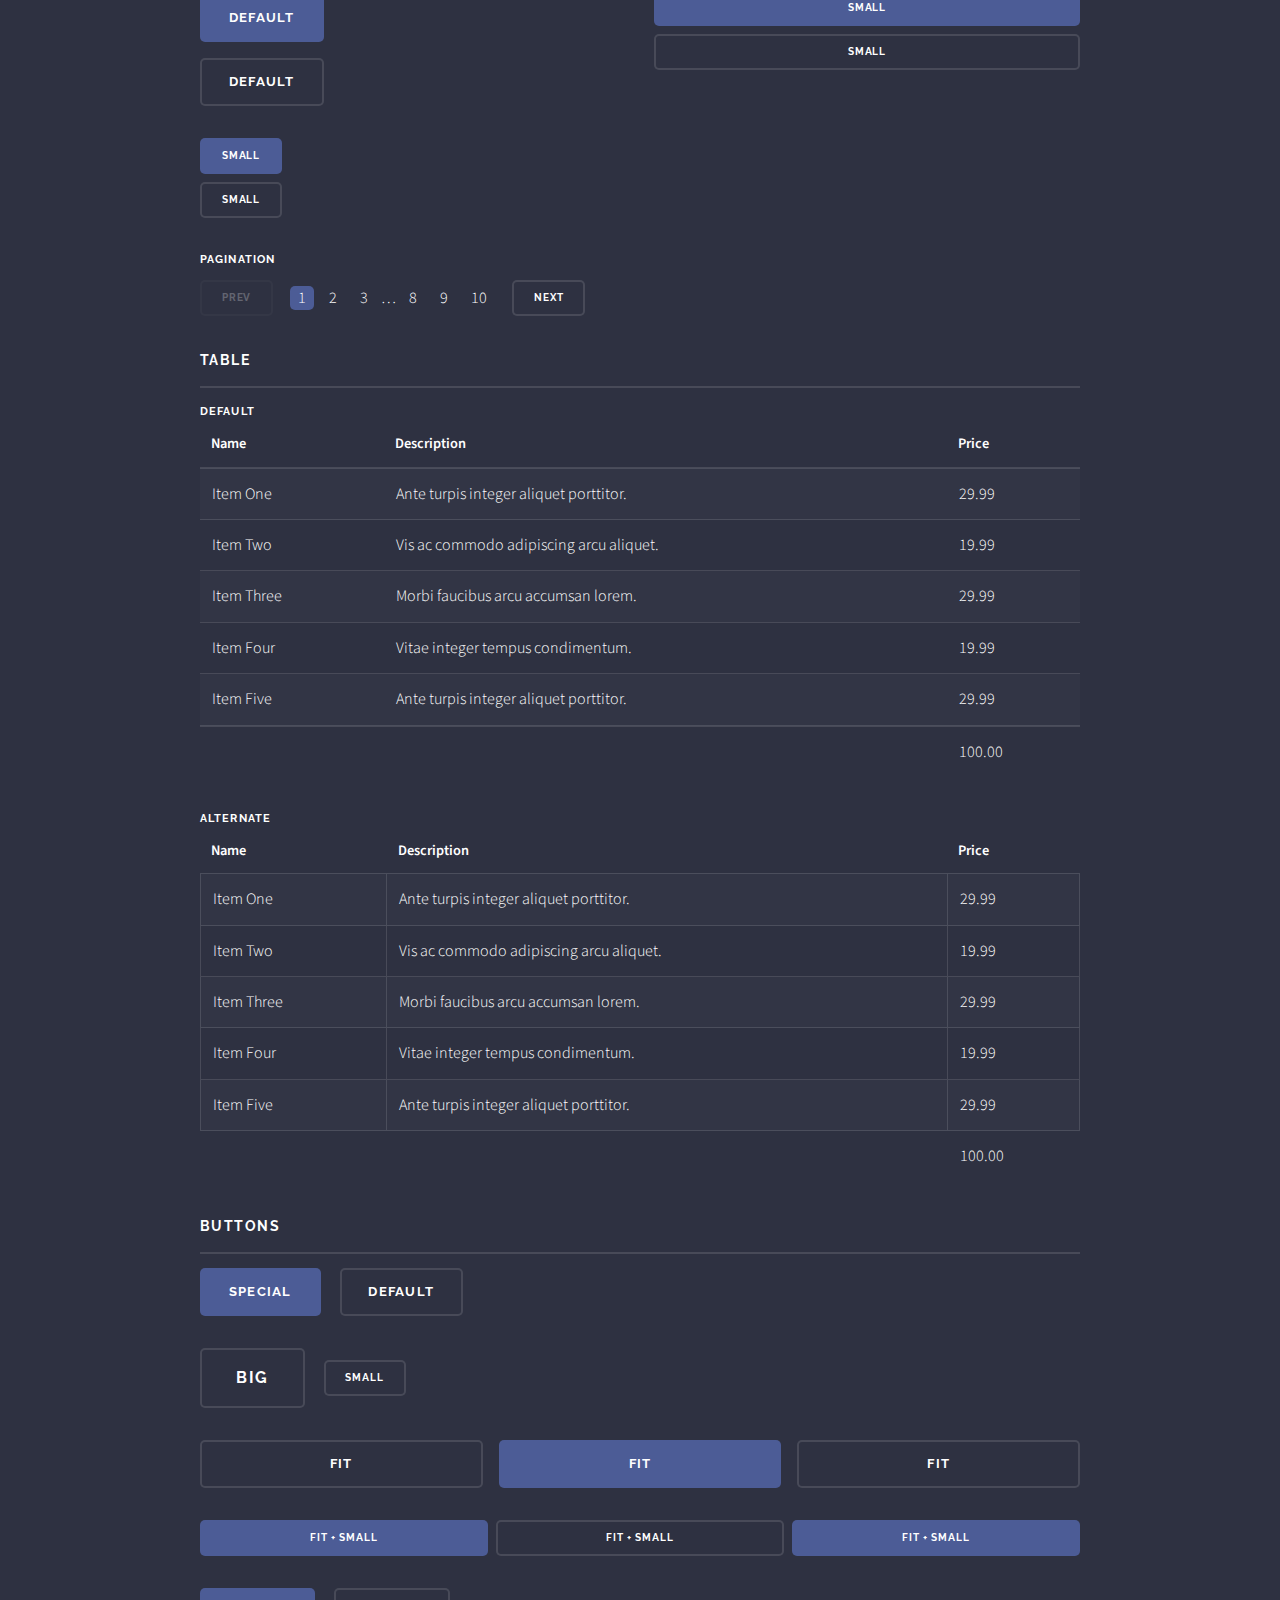
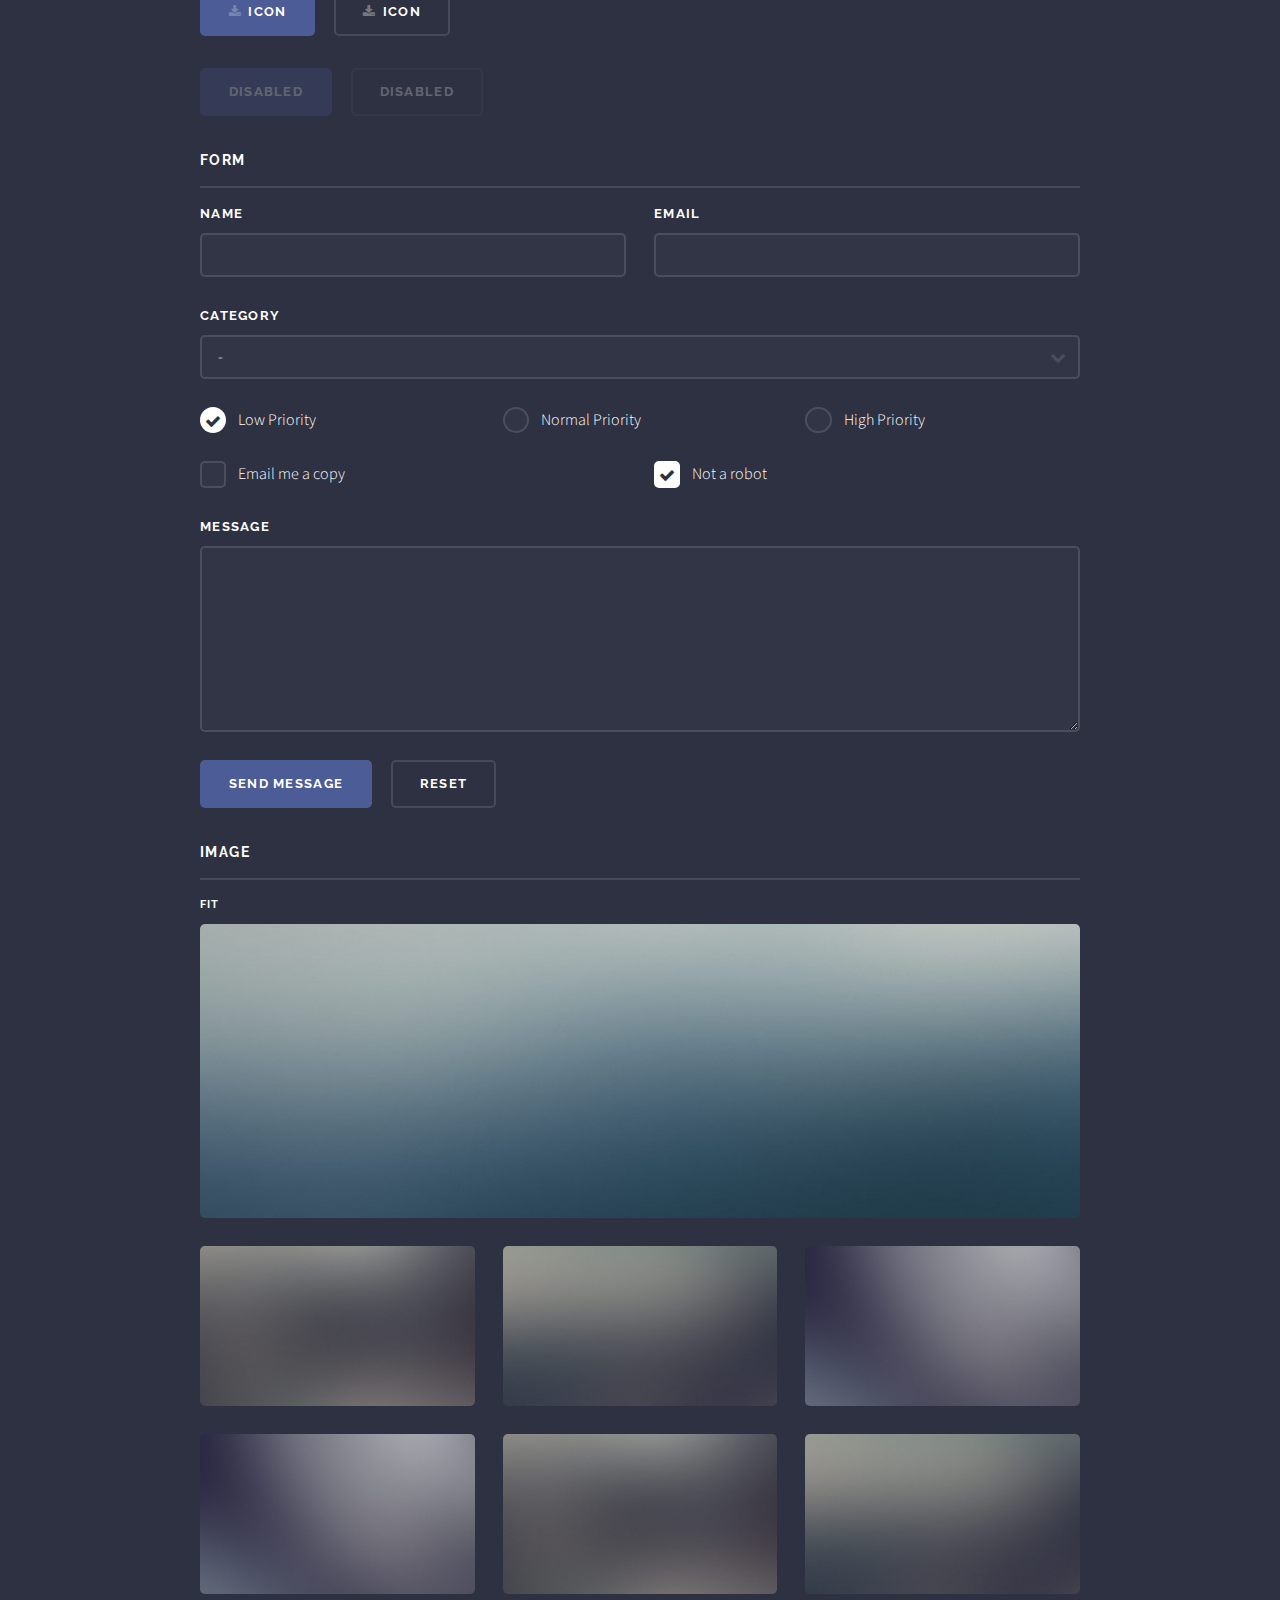
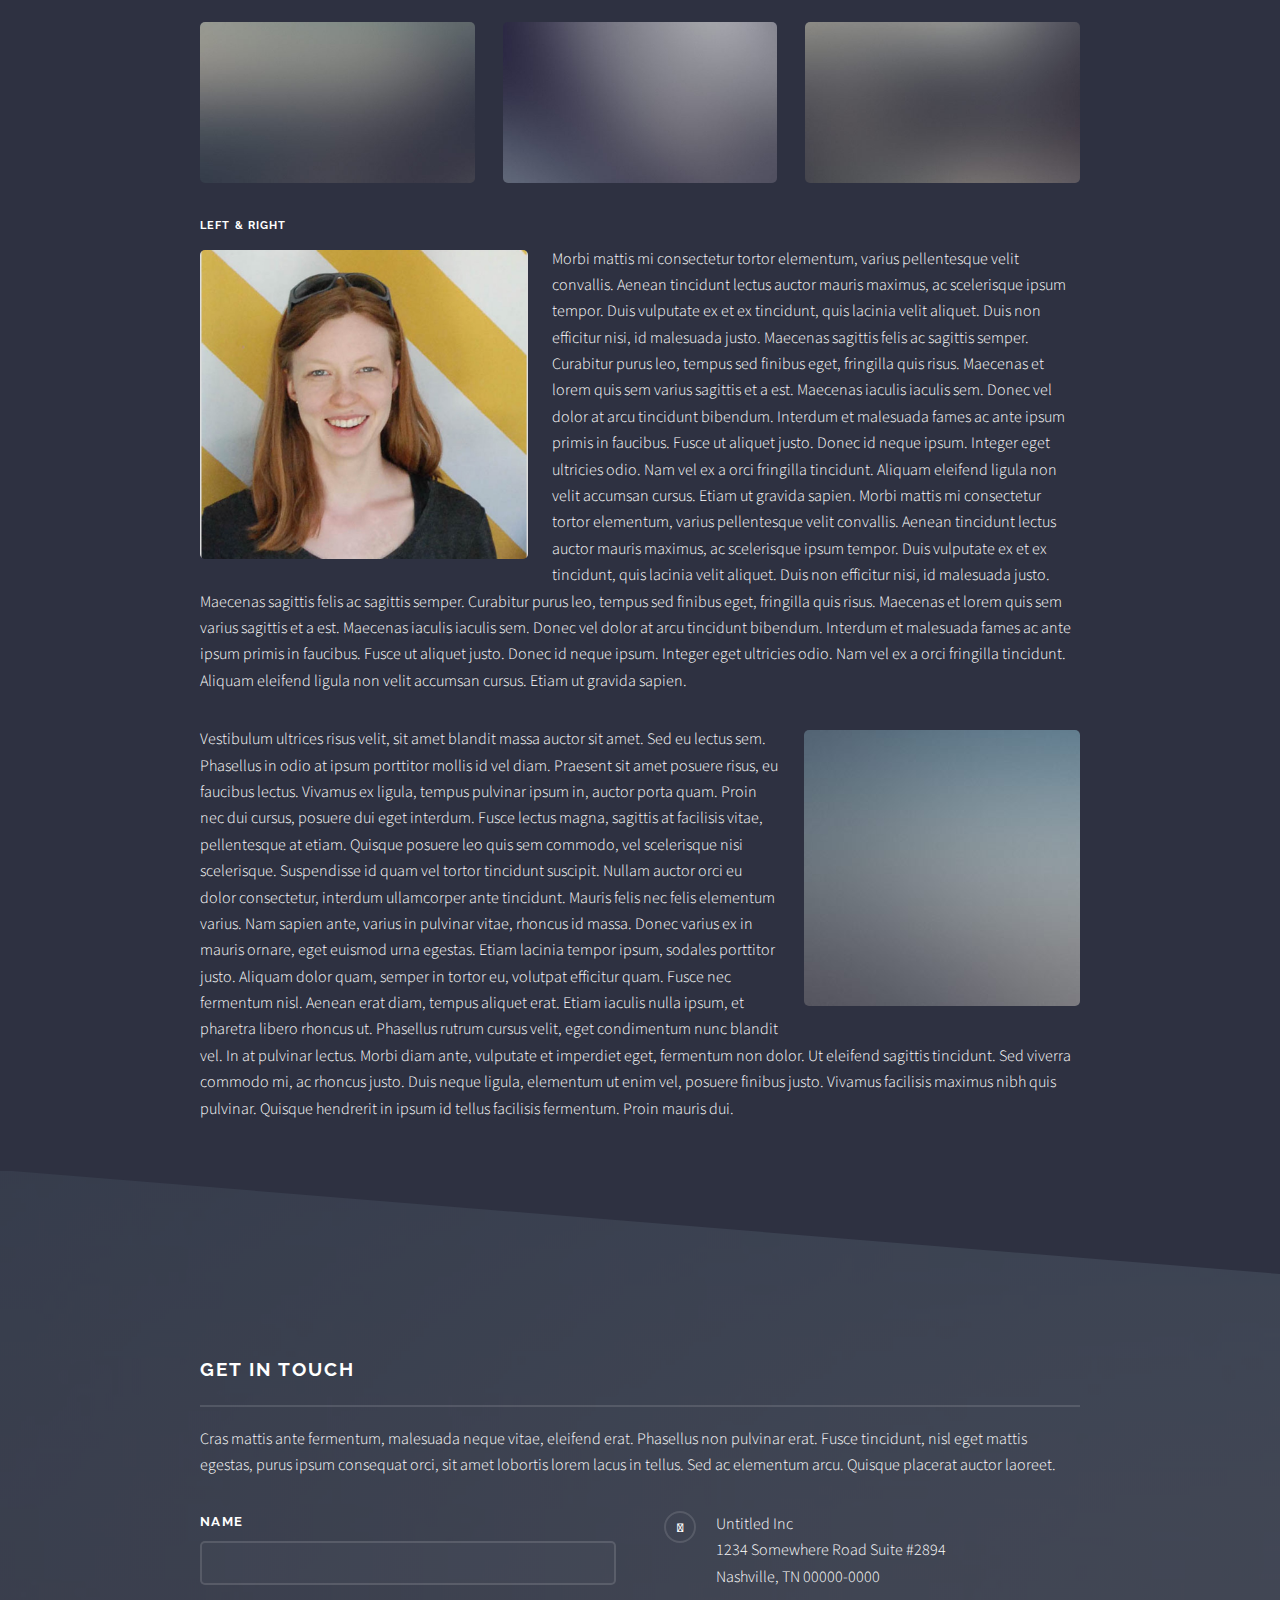
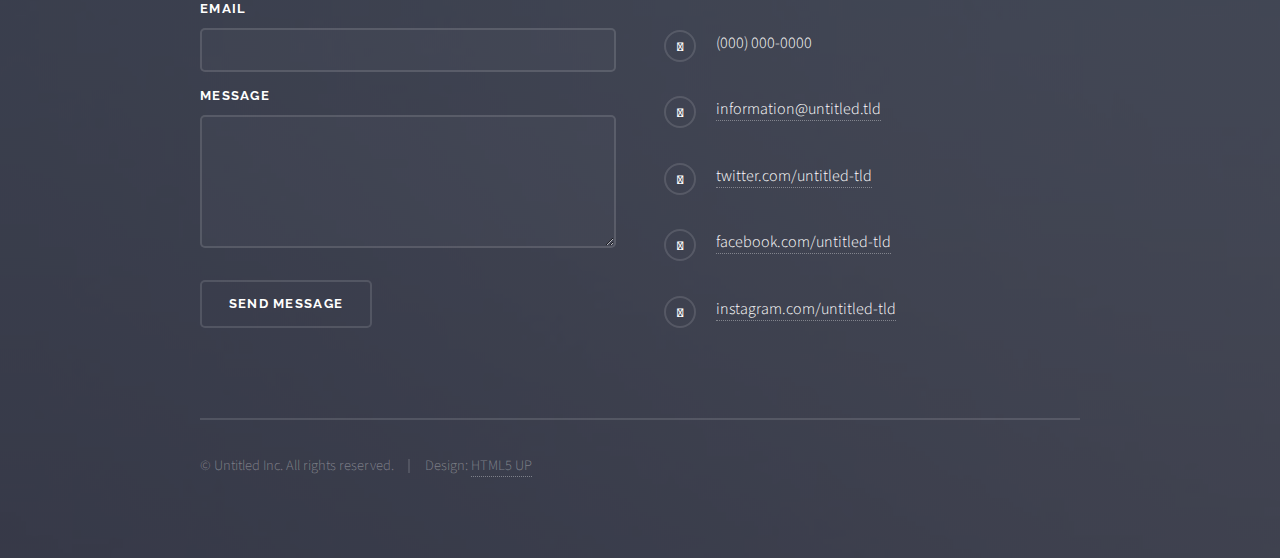
<file: elements.html>
<!DOCTYPE HTML>
<!--
	Solid State by HTML5 UP
	html5up.net | @ajlkn
	Free for personal and commercial use under the CCA 3.0 license (html5up.net/license)
-->
<html>
	<head>
		<title>Elements - Solid State by HTML5 UP</title>
		<meta charset="utf-8" />
		<meta name="viewport" content="width=device-width, initial-scale=1" />
		<!--[if lte IE 8]><script src="assets/js/ie/html5shiv.js"></script><![endif]-->
		<link rel="stylesheet" href="assets/css/main.css" />
		<!--[if lte IE 9]><link rel="stylesheet" href="assets/css/ie9.css" /><![endif]-->
		<!--[if lte IE 8]><link rel="stylesheet" href="assets/css/ie8.css" /><![endif]-->
	</head>
	<body>

		<!-- Page Wrapper -->
			<div id="page-wrapper">

				<!-- Header -->
					<header id="header">
						<h1><a href="index.html">Solid State</a></h1>
						<nav>
							<a href="#menu">Menu</a>
						</nav>
					</header>

				<!-- Menu -->
					<nav id="menu">
						<div class="inner">
							<h2>Menu</h2>
							<ul class="links">
								<li><a href="index.html">Home</a></li>
								<li><a href="generic.html">Generic</a></li>
								<li><a href="elements.html">Elements</a></li>
								<li><a href="#">Log In</a></li>
								<li><a href="#">Sign Up</a></li>
							</ul>
							<a href="#" class="close">Close</a>
						</div>
					</nav>

				<!-- Wrapper -->
					<section id="wrapper">
						<header>
							<div class="inner">
								<h2>Elements</h2>
								<p>Phasellus non pulvinar erat. Fusce tincidunt nisl eget ipsum.</p>
							</div>
						</header>

						<!-- Content -->
							<div class="wrapper">
								<div class="inner">

									<section>
										<h3 class="major">Text</h3>
										<p>This is <b>bold</b> and this is <strong>strong</strong>. This is <i>italic</i> and this is <em>emphasized</em>.
										This is <sup>superscript</sup> text and this is <sub>subscript</sub> text.
										This is <u>underlined</u> and this is code: <code>for (;;) { ... }</code>. Finally, <a href="#">this is a link</a>.</p>
										<h4>Blockquote</h4>
										<blockquote>Fringilla nisl. Donec accumsan interdum nisi, quis tincidunt felis sagittis eget tempus euismod. Vestibulum ante ipsum primis in faucibus vestibulum. Blandit adipiscing eu felis iaculis volutpat ac adipiscing accumsan faucibus. Vestibulum ante ipsum primis in faucibus lorem ipsum dolor sit amet nullam adipiscing eu felis.</blockquote>
										<h4>Preformatted</h4>
										<pre><code>i = 0;

while (!deck.isInOrder()) {
  print 'Iteration ' + i;
  deck.shuffle();
  i++;
}

print 'It took ' + i + ' iterations to sort the deck.';</code></pre>
									</section>

									<section>
										<h3 class="major">Lists</h3>
										<div class="row">
											<div class="6u 12u$(medium)">
												<h4>Unordered</h4>
												<ul>
													<li>Dolor pulvinar etiam.</li>
													<li>Sagittis adipiscing.</li>
													<li>Felis enim feugiat.</li>
												</ul>
												<h4>Alternate</h4>
												<ul class="alt">
													<li>Dolor pulvinar etiam.</li>
													<li>Sagittis adipiscing.</li>
													<li>Felis enim feugiat.</li>
												</ul>
											</div>
											<div class="6u$ 12u$(medium)">
												<h4>Ordered</h4>
												<ol>
													<li>Dolor pulvinar etiam.</li>
													<li>Etiam vel felis viverra.</li>
													<li>Felis enim feugiat.</li>
													<li>Dolor pulvinar etiam.</li>
													<li>Etiam vel felis lorem.</li>
													<li>Felis enim et feugiat.</li>
												</ol>
												<h4>Icons</h4>
												<ul class="icons">
													<li><a href="#" class="icon fa-twitter"><span class="label">Twitter</span></a></li>
													<li><a href="#" class="icon fa-facebook"><span class="label">Facebook</span></a></li>
													<li><a href="#" class="icon fa-instagram"><span class="label">Instagram</span></a></li>
													<li><a href="#" class="icon fa-github"><span class="label">Github</span></a></li>
												</ul>
											</div>
										</div>
										<h4>Actions</h4>
										<div class="row">
											<div class="6u 12u$(medium)">
												<ul class="actions">
													<li><a href="#" class="button special">Default</a></li>
													<li><a href="#" class="button">Default</a></li>
												</ul>
												<ul class="actions small">
													<li><a href="#" class="button special small">Small</a></li>
													<li><a href="#" class="button small">Small</a></li>
												</ul>
												<ul class="actions vertical">
													<li><a href="#" class="button special">Default</a></li>
													<li><a href="#" class="button">Default</a></li>
												</ul>
												<ul class="actions vertical small">
													<li><a href="#" class="button special small">Small</a></li>
													<li><a href="#" class="button small">Small</a></li>
												</ul>
											</div>
											<div class="6u 12u$(medium)">
												<ul class="actions vertical">
													<li><a href="#" class="button special fit">Default</a></li>
													<li><a href="#" class="button fit">Default</a></li>
												</ul>
												<ul class="actions vertical small">
													<li><a href="#" class="button special small fit">Small</a></li>
													<li><a href="#" class="button small fit">Small</a></li>
												</ul>
											</div>
										</div>
										<h4>Pagination</h4>
										<ul class="pagination">
											<li><span class="button small disabled">Prev</span></li>
											<li><a href="#" class="page active">1</a></li>
											<li><a href="#" class="page">2</a></li>
											<li><a href="#" class="page">3</a></li>
											<li><span>&hellip;</span></li>
											<li><a href="#" class="page">8</a></li>
											<li><a href="#" class="page">9</a></li>
											<li><a href="#" class="page">10</a></li>
											<li><a href="#" class="button small">Next</a></li>
										</ul>
									</section>

									<section>
										<h3 class="major">Table</h3>
										<h4>Default</h4>
										<div class="table-wrapper">
											<table>
												<thead>
													<tr>
														<th>Name</th>
														<th>Description</th>
														<th>Price</th>
													</tr>
												</thead>
												<tbody>
													<tr>
														<td>Item One</td>
														<td>Ante turpis integer aliquet porttitor.</td>
														<td>29.99</td>
													</tr>
													<tr>
														<td>Item Two</td>
														<td>Vis ac commodo adipiscing arcu aliquet.</td>
														<td>19.99</td>
													</tr>
													<tr>
														<td>Item Three</td>
														<td> Morbi faucibus arcu accumsan lorem.</td>
														<td>29.99</td>
													</tr>
													<tr>
														<td>Item Four</td>
														<td>Vitae integer tempus condimentum.</td>
														<td>19.99</td>
													</tr>
													<tr>
														<td>Item Five</td>
														<td>Ante turpis integer aliquet porttitor.</td>
														<td>29.99</td>
													</tr>
												</tbody>
												<tfoot>
													<tr>
														<td colspan="2"></td>
														<td>100.00</td>
													</tr>
												</tfoot>
											</table>
										</div>

										<h4>Alternate</h4>
										<div class="table-wrapper">
											<table class="alt">
												<thead>
													<tr>
														<th>Name</th>
														<th>Description</th>
														<th>Price</th>
													</tr>
												</thead>
												<tbody>
													<tr>
														<td>Item One</td>
														<td>Ante turpis integer aliquet porttitor.</td>
														<td>29.99</td>
													</tr>
													<tr>
														<td>Item Two</td>
														<td>Vis ac commodo adipiscing arcu aliquet.</td>
														<td>19.99</td>
													</tr>
													<tr>
														<td>Item Three</td>
														<td> Morbi faucibus arcu accumsan lorem.</td>
														<td>29.99</td>
													</tr>
													<tr>
														<td>Item Four</td>
														<td>Vitae integer tempus condimentum.</td>
														<td>19.99</td>
													</tr>
													<tr>
														<td>Item Five</td>
														<td>Ante turpis integer aliquet porttitor.</td>
														<td>29.99</td>
													</tr>
												</tbody>
												<tfoot>
													<tr>
														<td colspan="2"></td>
														<td>100.00</td>
													</tr>
												</tfoot>
											</table>
										</div>
									</section>

									<section>
										<h3 class="major">Buttons</h3>
										<ul class="actions">
											<li><a href="#" class="button special">Special</a></li>
											<li><a href="#" class="button">Default</a></li>
										</ul>
										<ul class="actions">
											<li><a href="#" class="button big">Big</a></li>
											<li><a href="#" class="button small">Small</a></li>
										</ul>
										<ul class="actions fit">
											<li><a href="#" class="button fit">Fit</a></li>
											<li><a href="#" class="button special fit">Fit</a></li>
											<li><a href="#" class="button fit">Fit</a></li>
										</ul>
										<ul class="actions fit small">
											<li><a href="#" class="button special fit small">Fit + Small</a></li>
											<li><a href="#" class="button fit small">Fit + Small</a></li>
											<li><a href="#" class="button special fit small">Fit + Small</a></li>
										</ul>
										<ul class="actions">
											<li><a href="#" class="button special icon fa-download">Icon</a></li>
											<li><a href="#" class="button icon fa-download">Icon</a></li>
										</ul>
										<ul class="actions">
											<li><span class="button special disabled">Disabled</span></li>
											<li><span class="button disabled">Disabled</span></li>
										</ul>
									</section>

									<section>
										<h3 class="major">Form</h3>
										<form method="post" action="#">
											<div class="row uniform">
												<div class="6u 12u$(xsmall)">
													<label for="demo-name">Name</label>
													<input type="text" name="demo-name" id="demo-name" value="" />
												</div>
												<div class="6u$ 12u$(xsmall)">
													<label for="demo-email">Email</label>
													<input type="email" name="demo-email" id="demo-email" value="" />
												</div>
												<div class="12u$">
													<label for="demo-category">Category</label>
													<div class="select-wrapper">
														<select name="demo-category" id="demo-category">
															<option value="">-</option>
															<option value="1">Manufacturing</option>
															<option value="1">Shipping</option>
															<option value="1">Administration</option>
															<option value="1">Human Resources</option>
														</select>
													</div>
												</div>
												<div class="4u 12u$(small)">
													<input type="radio" id="demo-priority-low" name="demo-priority" checked>
													<label for="demo-priority-low">Low Priority</label>
												</div>
												<div class="4u 12u$(small)">
													<input type="radio" id="demo-priority-normal" name="demo-priority">
													<label for="demo-priority-normal">Normal Priority</label>
												</div>
												<div class="4u$ 12u$(small)">
													<input type="radio" id="demo-priority-high" name="demo-priority">
													<label for="demo-priority-high">High Priority</label>
												</div>
												<div class="6u 12u$(small)">
													<input type="checkbox" id="demo-copy" name="demo-copy">
													<label for="demo-copy">Email me a copy</label>
												</div>
												<div class="6u$ 12u$(small)">
													<input type="checkbox" id="demo-human" name="demo-human" checked>
													<label for="demo-human">Not a robot</label>
												</div>
												<div class="12u$">
													<label for="demo-message">Message</label>
													<textarea name="demo-message" id="demo-message" rows="6"></textarea>
												</div>
												<div class="12u$">
													<ul class="actions">
														<li><input type="submit" value="Send Message" class="special" /></li>
														<li><input type="reset" value="Reset" /></li>
													</ul>
												</div>
											</div>
										</form>
									</section>

									<section>
										<h3 class="major">Image</h3>
										<h4>Fit</h4>
										<div class="box alt">
											<div class="row uniform">
												<div class="12u$"><span class="image fit"><img src="images/pic08.jpg" alt="" /></span></div>
												<div class="4u"><span class="image fit"><img src="images/pic05.jpg" alt="" /></span></div>
												<div class="4u"><span class="image fit"><img src="images/pic06.jpg" alt="" /></span></div>
												<div class="4u$"><span class="image fit"><img src="images/pic07.jpg" alt="" /></span></div>
												<div class="4u"><span class="image fit"><img src="images/pic07.jpg" alt="" /></span></div>
												<div class="4u"><span class="image fit"><img src="images/pic05.jpg" alt="" /></span></div>
												<div class="4u$"><span class="image fit"><img src="images/pic06.jpg" alt="" /></span></div>
												<div class="4u"><span class="image fit"><img src="images/pic06.jpg" alt="" /></span></div>
												<div class="4u"><span class="image fit"><img src="images/pic07.jpg" alt="" /></span></div>
												<div class="4u$"><span class="image fit"><img src="images/pic05.jpg" alt="" /></span></div>
											</div>
										</div>
										<h4>Left &amp; Right</h4>
										<p><span class="image left"><img src="images/pic01.jpg" alt="" /></span>Morbi mattis mi consectetur tortor elementum, varius pellentesque velit convallis. Aenean tincidunt lectus auctor mauris maximus, ac scelerisque ipsum tempor. Duis vulputate ex et ex tincidunt, quis lacinia velit aliquet. Duis non efficitur nisi, id malesuada justo. Maecenas sagittis felis ac sagittis semper. Curabitur purus leo, tempus sed finibus eget, fringilla quis risus. Maecenas et lorem quis sem varius sagittis et a est. Maecenas iaculis iaculis sem. Donec vel dolor at arcu tincidunt bibendum. Interdum et malesuada fames ac ante ipsum primis in faucibus. Fusce ut aliquet justo. Donec id neque ipsum. Integer eget ultricies odio. Nam vel ex a orci fringilla tincidunt. Aliquam eleifend ligula non velit accumsan cursus. Etiam ut gravida sapien. Morbi mattis mi consectetur tortor elementum, varius pellentesque velit convallis. Aenean tincidunt lectus auctor mauris maximus, ac scelerisque ipsum tempor. Duis vulputate ex et ex tincidunt, quis lacinia velit aliquet. Duis non efficitur nisi, id malesuada justo. Maecenas sagittis felis ac sagittis semper. Curabitur purus leo, tempus sed finibus eget, fringilla quis risus. Maecenas et lorem quis sem varius sagittis et a est. Maecenas iaculis iaculis sem. Donec vel dolor at arcu tincidunt bibendum. Interdum et malesuada fames ac ante ipsum primis in faucibus. Fusce ut aliquet justo. Donec id neque ipsum. Integer eget ultricies odio. Nam vel ex a orci fringilla tincidunt. Aliquam eleifend ligula non velit accumsan cursus. Etiam ut gravida sapien.</p>
										<p><span class="image right"><img src="images/pic02.jpg" alt="" /></span>Vestibulum ultrices risus velit, sit amet blandit massa auctor sit amet. Sed eu lectus sem. Phasellus in odio at ipsum porttitor mollis id vel diam. Praesent sit amet posuere risus, eu faucibus lectus. Vivamus ex ligula, tempus pulvinar ipsum in, auctor porta quam. Proin nec dui cursus, posuere dui eget interdum. Fusce lectus magna, sagittis at facilisis vitae, pellentesque at etiam. Quisque posuere leo quis sem commodo, vel scelerisque nisi scelerisque. Suspendisse id quam vel tortor tincidunt suscipit. Nullam auctor orci eu dolor consectetur, interdum ullamcorper ante tincidunt. Mauris felis nec felis elementum varius. Nam sapien ante, varius in pulvinar vitae, rhoncus id massa. Donec varius ex in mauris ornare, eget euismod urna egestas. Etiam lacinia tempor ipsum, sodales porttitor justo. Aliquam dolor quam, semper in tortor eu, volutpat efficitur quam. Fusce nec fermentum nisl. Aenean erat diam, tempus aliquet erat. Etiam iaculis nulla ipsum, et pharetra libero rhoncus ut. Phasellus rutrum cursus velit, eget condimentum nunc blandit vel. In at pulvinar lectus. Morbi diam ante, vulputate et imperdiet eget, fermentum non dolor. Ut eleifend sagittis tincidunt. Sed viverra commodo mi, ac rhoncus justo. Duis neque ligula, elementum ut enim vel, posuere finibus justo. Vivamus facilisis maximus nibh quis pulvinar. Quisque hendrerit in ipsum id tellus facilisis fermentum. Proin mauris dui.</p>
									</section>

								</div>
							</div>

					</section>

				<!-- Footer -->
					<section id="footer">
						<div class="inner">
							<h2 class="major">Get in touch</h2>
							<p>Cras mattis ante fermentum, malesuada neque vitae, eleifend erat. Phasellus non pulvinar erat. Fusce tincidunt, nisl eget mattis egestas, purus ipsum consequat orci, sit amet lobortis lorem lacus in tellus. Sed ac elementum arcu. Quisque placerat auctor laoreet.</p>
							<form method="post" action="#">
								<div class="field">
									<label for="name">Name</label>
									<input type="text" name="name" id="name" />
								</div>
								<div class="field">
									<label for="email">Email</label>
									<input type="email" name="email" id="email" />
								</div>
								<div class="field">
									<label for="message">Message</label>
									<textarea name="message" id="message" rows="4"></textarea>
								</div>
								<ul class="actions">
									<li><input type="submit" value="Send Message" /></li>
								</ul>
							</form>
							<ul class="contact">
								<li class="fa-home">
									Untitled Inc<br />
									1234 Somewhere Road Suite #2894<br />
									Nashville, TN 00000-0000
								</li>
								<li class="fa-phone">(000) 000-0000</li>
								<li class="fa-envelope"><a href="#">information@untitled.tld</a></li>
								<li class="fa-twitter"><a href="#">twitter.com/untitled-tld</a></li>
								<li class="fa-facebook"><a href="#">facebook.com/untitled-tld</a></li>
								<li class="fa-instagram"><a href="#">instagram.com/untitled-tld</a></li>
							</ul>
							<ul class="copyright">
								<li>&copy; Untitled Inc. All rights reserved.</li><li>Design: <a href="http://html5up.net">HTML5 UP</a></li>
							</ul>
						</div>
					</section>

			</div>

		<!-- Scripts -->
			<script src="assets/js/skel.min.js"></script>
			<script src="assets/js/jquery.min.js"></script>
			<script src="assets/js/jquery.scrollex.min.js"></script>
			<script src="assets/js/util.js"></script>
			<!--[if lte IE 8]><script src="assets/js/ie/respond.min.js"></script><![endif]-->
			<script src="assets/js/main.js"></script>

	</body>
</html>
</file>
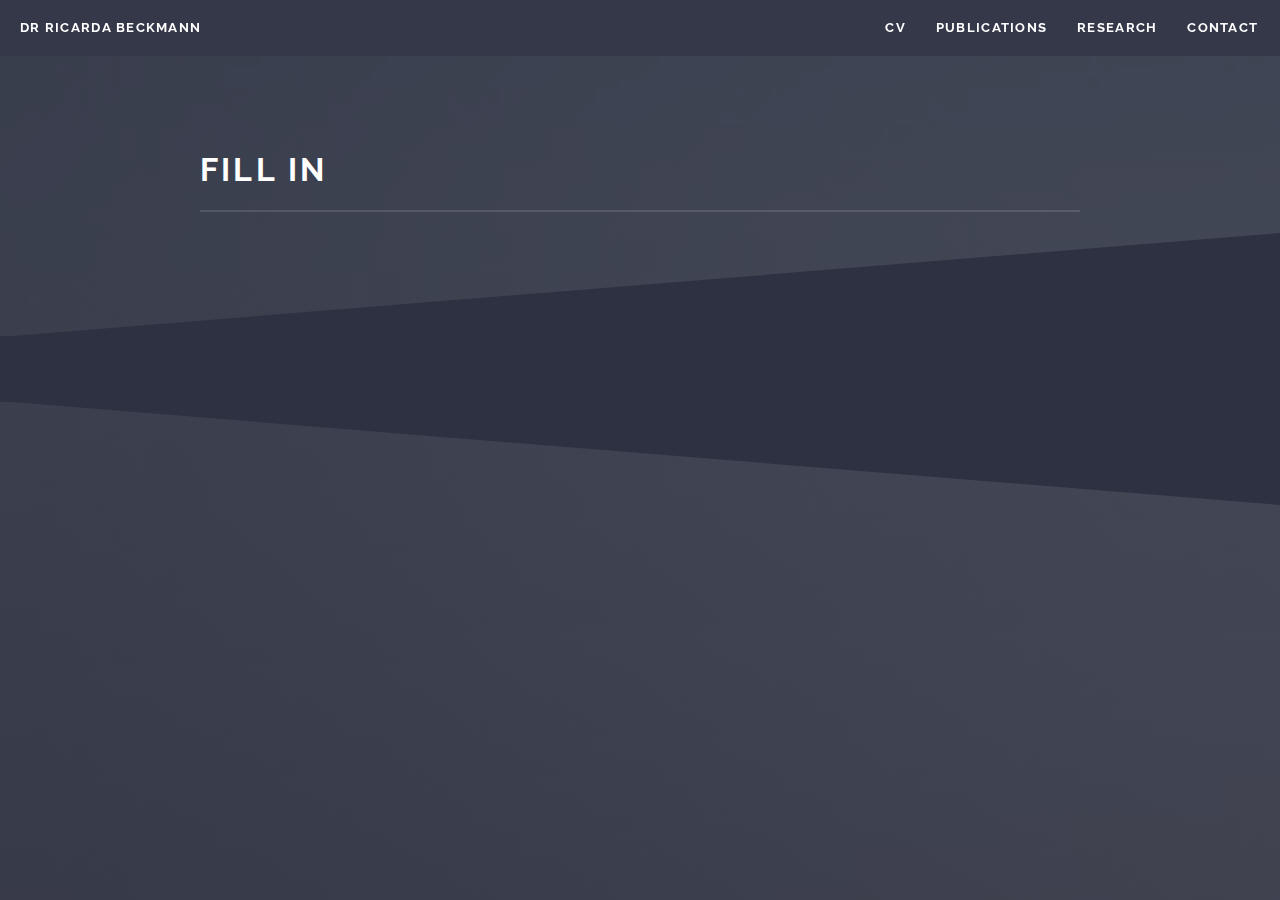
<file: empty.html>
<!DOCTYPE HTML>
<!--
	Solid State by HTML5 UP
	html5up.net | @ajlkn
	Free for personal and commercial use under the CCA 3.0 license (html5up.net/license)
-->
<html>
	<head>
		<title>Empty</title>
		<meta charset="utf-8" />
		<meta name="viewport" content="width=device-width, initial-scale=1" />
		<!--[if lte IE 8]><script src="assets/js/ie/html5shiv.js"></script><![endif]-->
		<link rel="stylesheet" href="assets/css/main.css" />
		<!--[if lte IE 9]><link rel="stylesheet" href="assets/css/ie9.css" /><![endif]-->
		<!--[if lte IE 8]><link rel="stylesheet" href="assets/css/ie8.css" /><![endif]-->
	</head>
	<body>

		<!-- Page Wrapper -->
			<div id="page-wrapper">

				<!-- Header -->
					<header id="header">
                                                <h1><a href="index.html">Dr Ricarda Beckmann</a></h1>

                                                <nav>
                                                <a href="CV.html">CV</a>
                                                <a href="index.html#papers">Publications</a>
                                                <a href="index.html#research">Research</a>
                                                <a href="index.html#contact">Contact</a>
                                                </nav>
					</header>

				<!-- Menu -->
					<nav id="menu">
						<div class="inner">
							<h2>Menu</h2>
							<ul class="links">
								<li><a href="index.html">Home</a></li>
								<li><a href="generic.html">Generic</a></li>
								<li><a href="elements.html">Elements</a></li>
								<li><a href="#">Log In</a></li>
								<li><a href="#">Sign Up</a></li>
							</ul>
							<a href="#" class="close">Close</a>
						</div>
					</nav>

				<!-- Wrapper -->
					<section id="wrapper">
						<header>
							<div class="inner">
								<h2>FILL IN</h2>
								
							</div>
						</header>

						<!-- Content -->
							<div class="wrapper">
								<div class="inner">

									<section>
									  <!-- ADD CONTENT HERE -->
									</section>

						</div>
					</section>

			</div>

		<!-- Scripts -->
			<script src="assets/js/skel.min.js"></script>
			<script src="assets/js/jquery.min.js"></script>
			<script src="assets/js/jquery.scrollex.min.js"></script>
			<script src="assets/js/util.js"></script>
			<!--[if lte IE 8]><script src="assets/js/ie/respond.min.js"></script><![endif]-->
			<script src="assets/js/main.js"></script>

	</body>
</html>
</file>
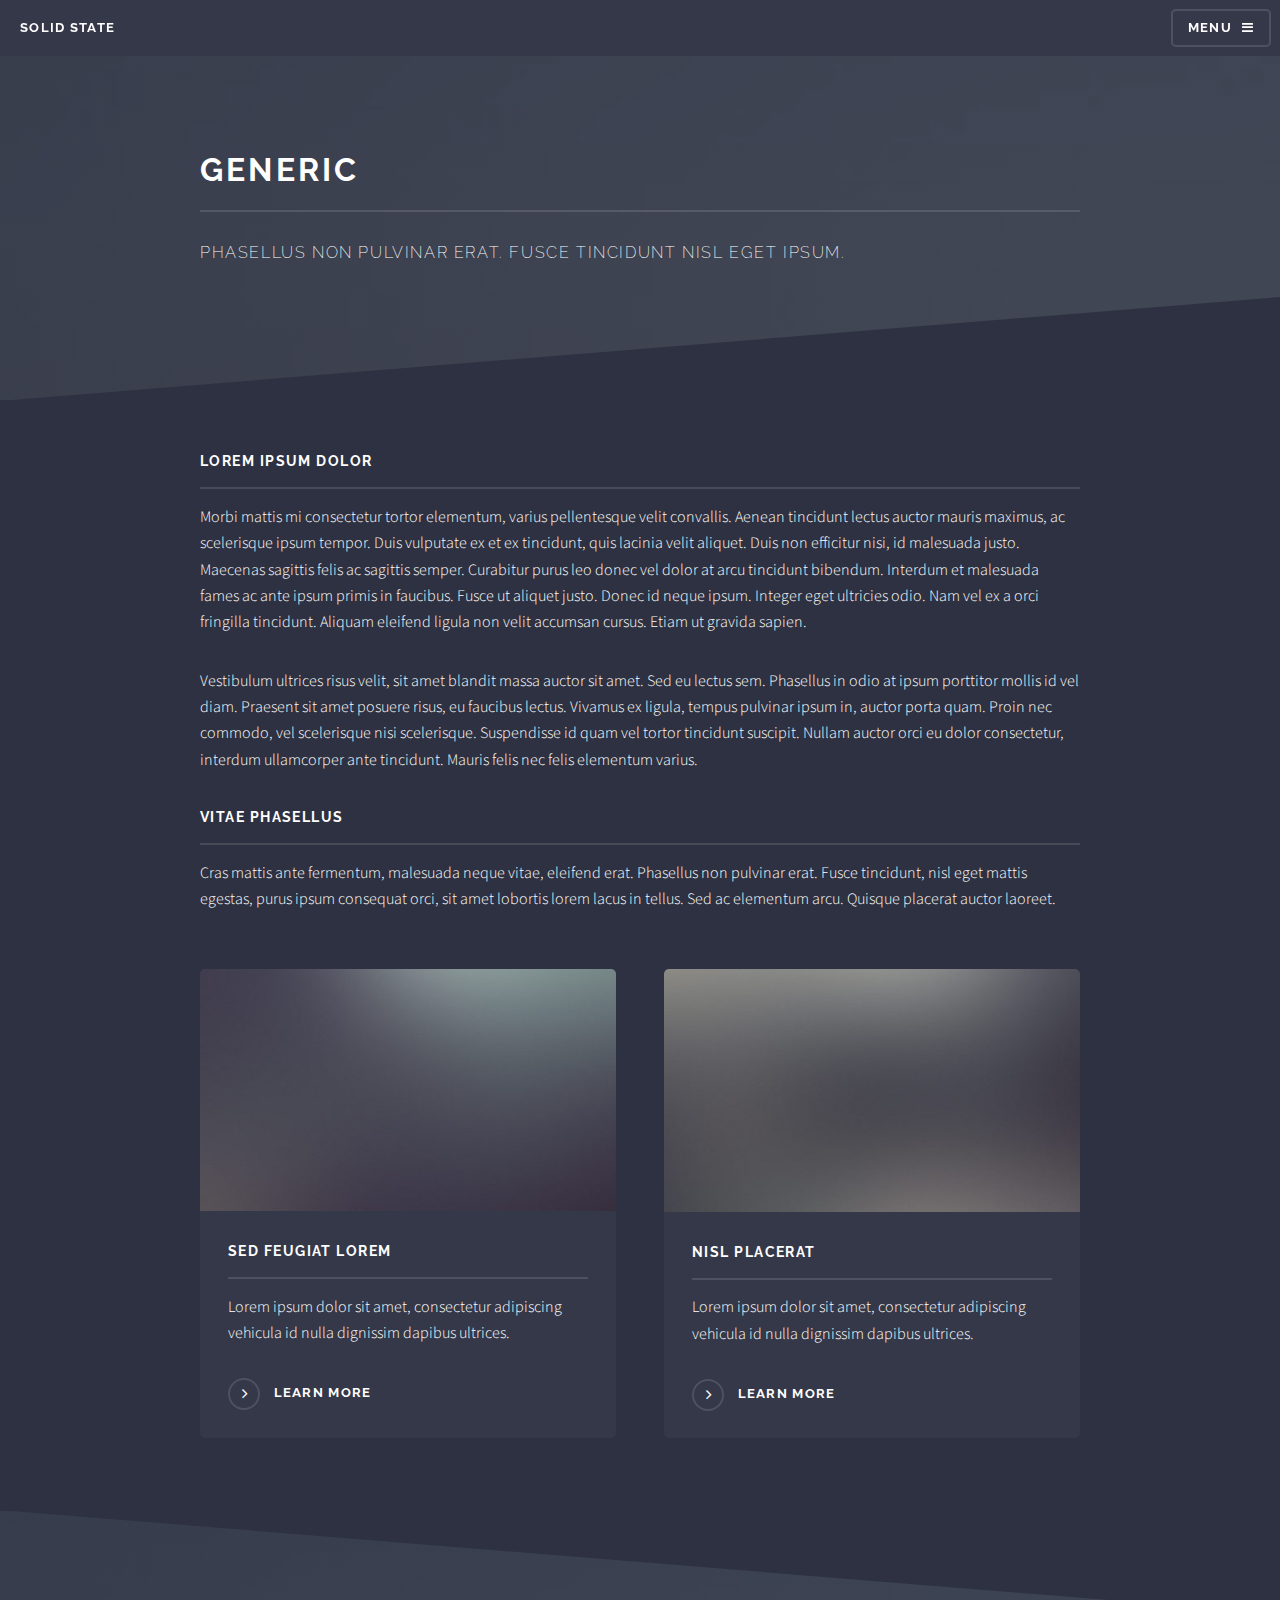
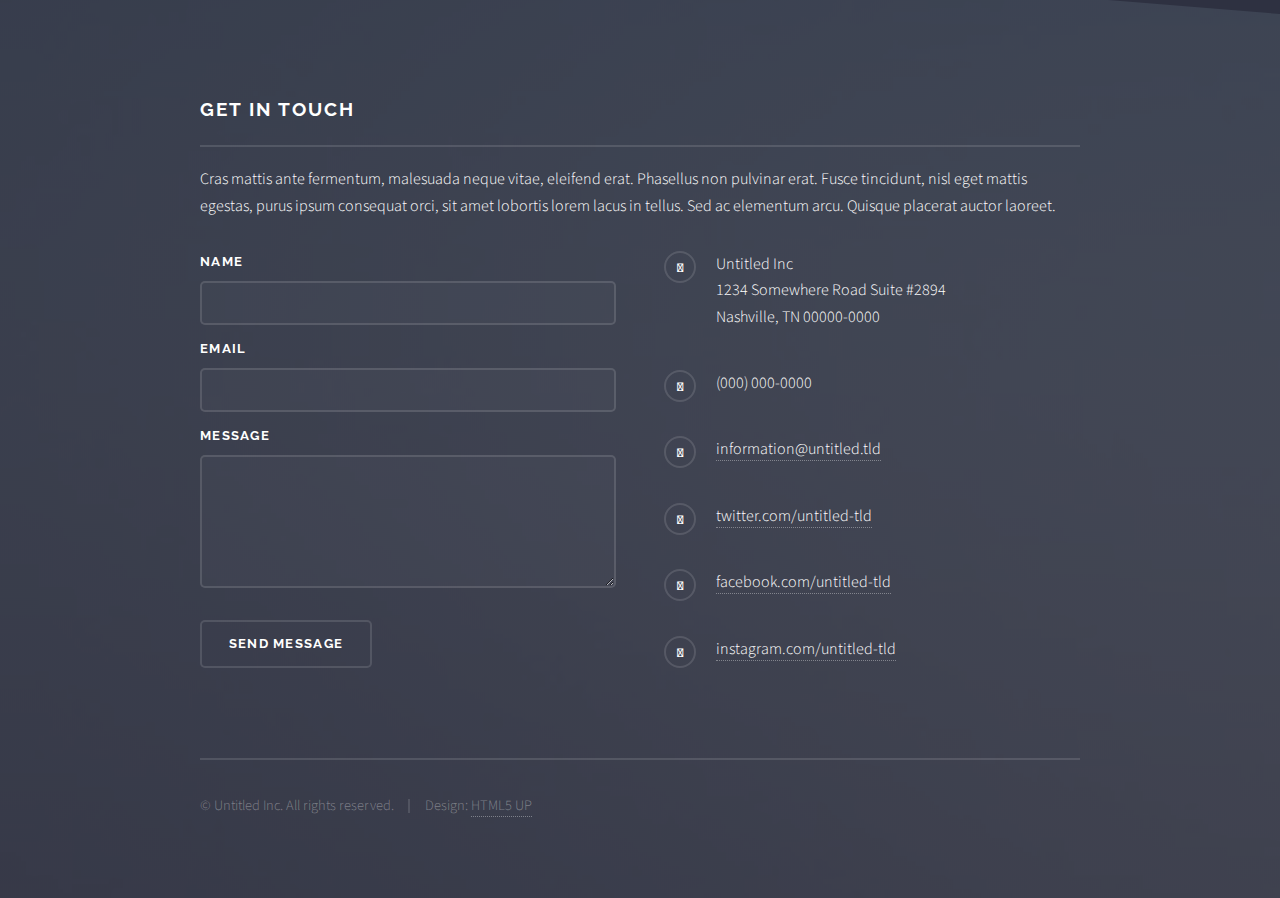
<file: generic.html>
<!DOCTYPE HTML>
<!--
	Solid State by HTML5 UP
	html5up.net | @ajlkn
	Free for personal and commercial use under the CCA 3.0 license (html5up.net/license)
-->
<html>
	<head>
		<title>Generic - Solid State by HTML5 UP</title>
		<meta charset="utf-8" />
		<meta name="viewport" content="width=device-width, initial-scale=1" />
		<!--[if lte IE 8]><script src="assets/js/ie/html5shiv.js"></script><![endif]-->
		<link rel="stylesheet" href="assets/css/main.css" />
		<!--[if lte IE 9]><link rel="stylesheet" href="assets/css/ie9.css" /><![endif]-->
		<!--[if lte IE 8]><link rel="stylesheet" href="assets/css/ie8.css" /><![endif]-->
	</head>
	<body>

		<!-- Page Wrapper -->
			<div id="page-wrapper">

				<!-- Header -->
					<header id="header">
						<h1><a href="index.html">Solid State</a></h1>
						<nav>
							<a href="#menu">Menu</a>
						</nav>
					</header>

				<!-- Menu -->
					<nav id="menu">
						<div class="inner">
							<h2>Menu</h2>
							<ul class="links">
								<li><a href="index.html">Home</a></li>
								<li><a href="generic.html">Generic</a></li>
								<li><a href="elements.html">Elements</a></li>
								<li><a href="#">Log In</a></li>
								<li><a href="#">Sign Up</a></li>
							</ul>
							<a href="#" class="close">Close</a>
						</div>
					</nav>

				<!-- Wrapper -->
					<section id="wrapper">
						<header>
							<div class="inner">
								<h2>Generic</h2>
								<p>Phasellus non pulvinar erat. Fusce tincidunt nisl eget ipsum.</p>
							</div>
						</header>

						<!-- Content -->
							<div class="wrapper">
								<div class="inner">

									<h3 class="major">Lorem ipsum dolor</h3>
									<p>Morbi mattis mi consectetur tortor elementum, varius pellentesque velit convallis. Aenean tincidunt lectus auctor mauris maximus, ac scelerisque ipsum tempor. Duis vulputate ex et ex tincidunt, quis lacinia velit aliquet. Duis non efficitur nisi, id malesuada justo. Maecenas sagittis felis ac sagittis semper. Curabitur purus leo donec vel dolor at arcu tincidunt bibendum. Interdum et malesuada fames ac ante ipsum primis in faucibus. Fusce ut aliquet justo. Donec id neque ipsum. Integer eget ultricies odio. Nam vel ex a orci fringilla tincidunt. Aliquam eleifend ligula non velit accumsan cursus. Etiam ut gravida sapien.</p>

									<p>Vestibulum ultrices risus velit, sit amet blandit massa auctor sit amet. Sed eu lectus sem. Phasellus in odio at ipsum porttitor mollis id vel diam. Praesent sit amet posuere risus, eu faucibus lectus. Vivamus ex ligula, tempus pulvinar ipsum in, auctor porta quam. Proin nec commodo, vel scelerisque nisi scelerisque. Suspendisse id quam vel tortor tincidunt suscipit. Nullam auctor orci eu dolor consectetur, interdum ullamcorper ante tincidunt. Mauris felis nec felis elementum varius.</p>

									<h3 class="major">Vitae phasellus</h3>
									<p>Cras mattis ante fermentum, malesuada neque vitae, eleifend erat. Phasellus non pulvinar erat. Fusce tincidunt, nisl eget mattis egestas, purus ipsum consequat orci, sit amet lobortis lorem lacus in tellus. Sed ac elementum arcu. Quisque placerat auctor laoreet.</p>

									<section class="features">
										<article>
											<a href="#" class="image"><img src="images/pic04.jpg" alt="" /></a>
											<h3 class="major">Sed feugiat lorem</h3>
											<p>Lorem ipsum dolor sit amet, consectetur adipiscing vehicula id nulla dignissim dapibus ultrices.</p>
											<a href="#" class="special">Learn more</a>
										</article>
										<article>
											<a href="#" class="image"><img src="images/pic05.jpg" alt="" /></a>
											<h3 class="major">Nisl placerat</h3>
											<p>Lorem ipsum dolor sit amet, consectetur adipiscing vehicula id nulla dignissim dapibus ultrices.</p>
											<a href="#" class="special">Learn more</a>
										</article>
									</section>

								</div>
							</div>

					</section>

				<!-- Footer -->
					<section id="footer">
						<div class="inner">
							<h2 class="major">Get in touch</h2>
							<p>Cras mattis ante fermentum, malesuada neque vitae, eleifend erat. Phasellus non pulvinar erat. Fusce tincidunt, nisl eget mattis egestas, purus ipsum consequat orci, sit amet lobortis lorem lacus in tellus. Sed ac elementum arcu. Quisque placerat auctor laoreet.</p>
							<form method="post" action="#">
								<div class="field">
									<label for="name">Name</label>
									<input type="text" name="name" id="name" />
								</div>
								<div class="field">
									<label for="email">Email</label>
									<input type="email" name="email" id="email" />
								</div>
								<div class="field">
									<label for="message">Message</label>
									<textarea name="message" id="message" rows="4"></textarea>
								</div>
								<ul class="actions">
									<li><input type="submit" value="Send Message" /></li>
								</ul>
							</form>
							<ul class="contact">
								<li class="fa-home">
									Untitled Inc<br />
									1234 Somewhere Road Suite #2894<br />
									Nashville, TN 00000-0000
								</li>
								<li class="fa-phone">(000) 000-0000</li>
								<li class="fa-envelope"><a href="#">information@untitled.tld</a></li>
								<li class="fa-twitter"><a href="#">twitter.com/untitled-tld</a></li>
								<li class="fa-facebook"><a href="#">facebook.com/untitled-tld</a></li>
								<li class="fa-instagram"><a href="#">instagram.com/untitled-tld</a></li>
							</ul>
							<ul class="copyright">
								<li>&copy; Untitled Inc. All rights reserved.</li><li>Design: <a href="http://html5up.net">HTML5 UP</a></li>
							</ul>
						</div>
					</section>

			</div>

		<!-- Scripts -->
			<script src="assets/js/skel.min.js"></script>
			<script src="assets/js/jquery.min.js"></script>
			<script src="assets/js/jquery.scrollex.min.js"></script>
			<script src="assets/js/util.js"></script>
			<!--[if lte IE 8]><script src="assets/js/ie/respond.min.js"></script><![endif]-->
			<script src="assets/js/main.js"></script>

	</body>
</html>
</file>
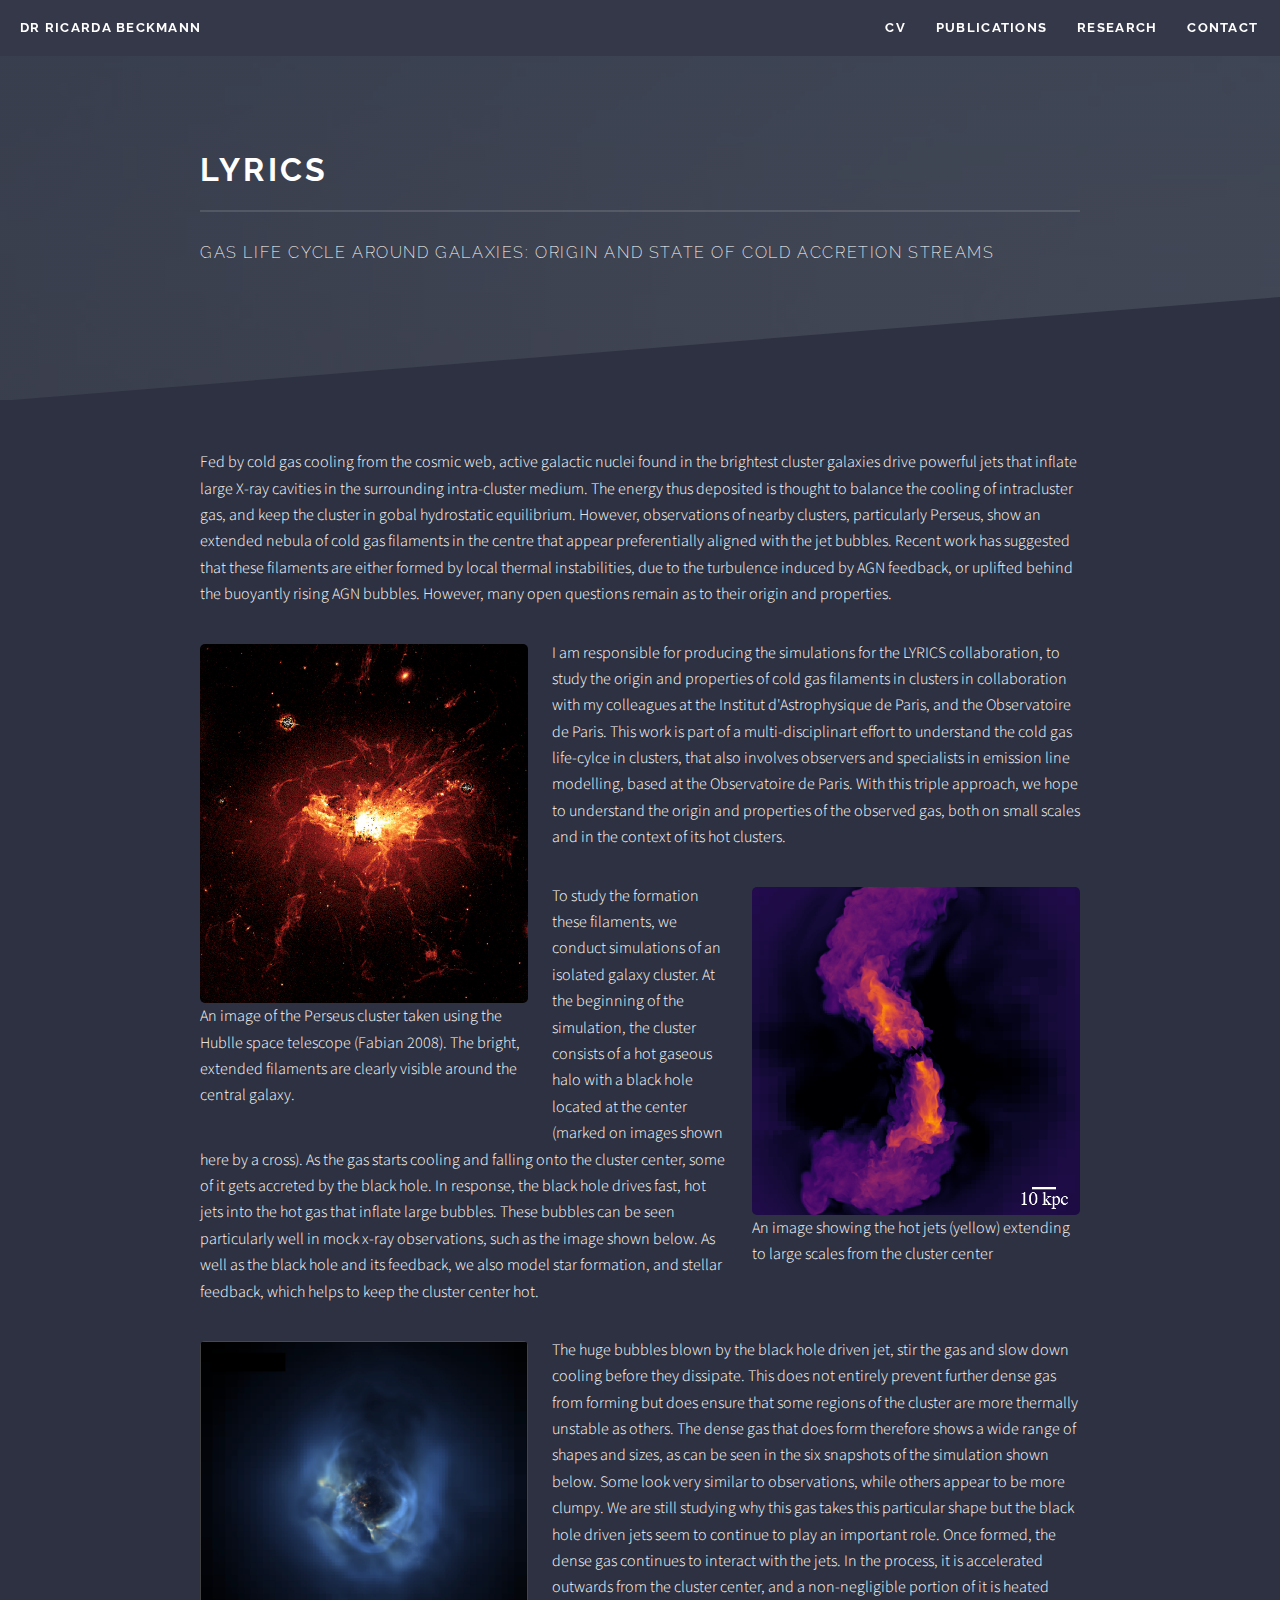
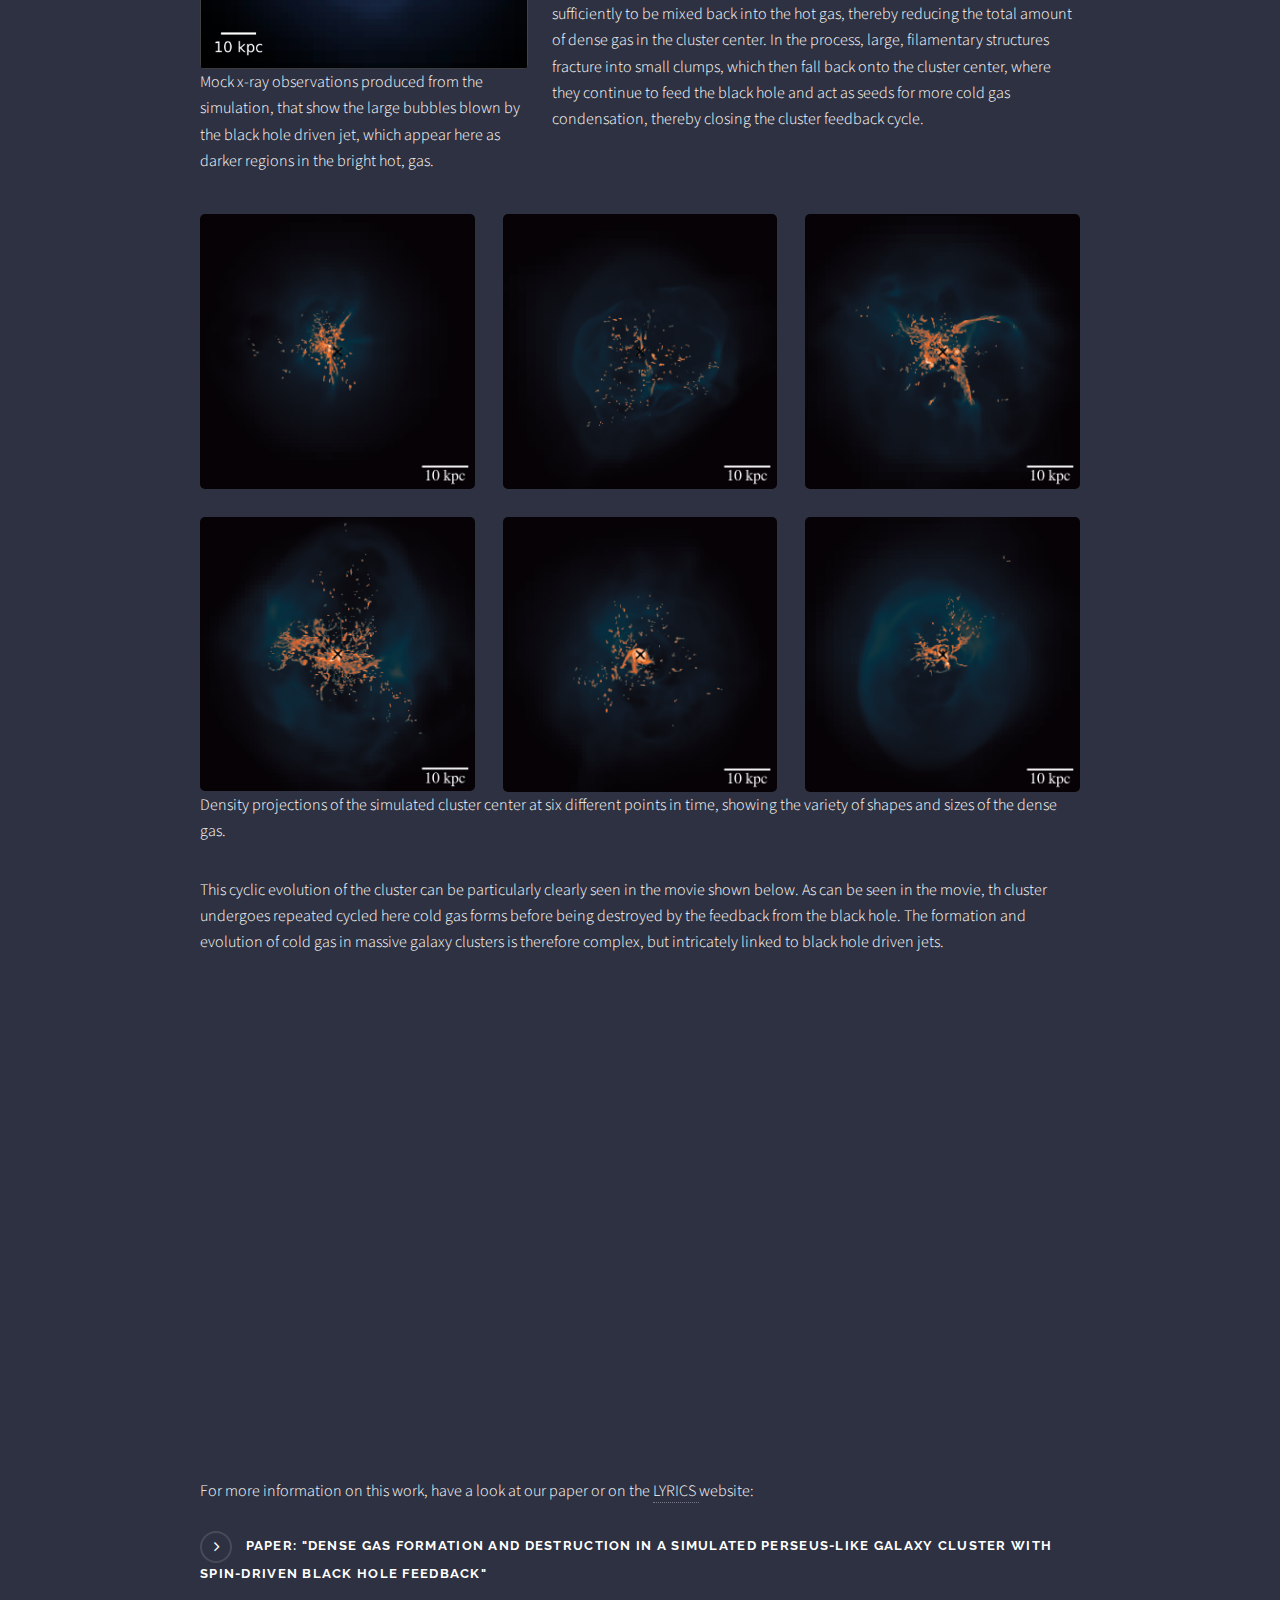
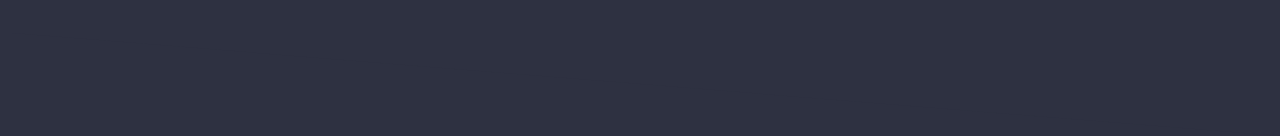
<file: lyrics.html>
<!DOCTYPE HTML>
<!--
	Solid State by HTML5 UP
	html5up.net | @ajlkn
	Free for personal and commercial use under the CCA 3.0 license (html5up.net/license)
-->
<html>
	<head>
		<title>Dr Ricarda Beckmann</title>
		<meta charset="utf-8" />
		<meta name="viewport" content="width=device-width, initial-scale=1" />
		<!--[if lte IE 8]><script src="assets/js/ie/html5shiv.js"></script><![endif]-->
		<link rel="stylesheet" href="assets/css/main.css" />
		<!--[if lte IE 9]><link rel="stylesheet" href="assets/css/ie9.css" /><![endif]-->
		<!--[if lte IE 8]><link rel="stylesheet" href="assets/css/ie8.css" /><![endif]-->
	</head>
	<body>

		<!-- Page Wrapper -->
			<div id="page-wrapper">

				<!-- Header -->
					<header id="header">
                                                <h1><a href="index.html">Dr Ricarda Beckmann</a></h1>
                                                <nav>
                                                <a href="CV.html">CV</a>
                                                <a href="index.html#papers">Publications</a>
                                                <a href="index.html#research">Research</a>
                                                <a href="index.html#contact">Contact</a>
                                                </nav>
					</header>

				<!-- Wrapper -->
					<section id="wrapper">
						<header>
							<div class="inner">
								<h2>LYRICS</h2>
								<p>gas Life cYcle around galaxies: oRIgin and state of Cold accretion Streams</p>

							</div>
						</header>

						<!-- Content -->
							<div class="wrapper">
								<div class="inner">

								  <section>
								    <p>
								      Fed by cold gas cooling from the cosmic web, active galactic nuclei found in the brightest cluster galaxies drive powerful jets that inflate large X-ray cavities in the surrounding intra-cluster medium. The energy thus deposited is thought to balance the cooling of intracluster gas, and keep the cluster in gobal hydrostatic equilibrium. However, observations of nearby clusters, particularly Perseus, show an extended nebula of cold gas filaments in the centre that appear preferentially aligned with the jet bubbles. Recent work has suggested that these filaments are either formed by local thermal instabilities, due to the turbulence induced by AGN feedback, or uplifted behind the buoyantly rising AGN bubbles. However, many open questions remain as to their origin and properties.</p>

								    
								    <p><span class="image left">
									<img src="images/HSTredHa.jpg" alt="" />
									<font size ="3">An image of the Perseus cluster taken using the Hublle space telescope (Fabian 2008). The bright, extended filaments are clearly visible around the central galaxy.</font></span>
								      I am responsible for producing the simulations for the LYRICS collaboration, to study the origin and properties of cold gas filaments in clusters in collaboration with my colleagues at the Institut d'Astrophysique de Paris, and the Observatoire de Paris. This work is part of a multi-disciplinart effort to understand the cold gas life-cylce in clusters, that also involves observers and specialists in emission line modelling, based at the Observatoire de Paris. With this triple approach, we hope to understand the origin and properties of the observed gas, both on small scales and in the context of its hot clusters.

								    </p>
								    <p><span class="image right">
									<img src="images/temperature_161.png" alt=""/>
									<font size="3"> An image showing the hot jets (yellow) extending to large scales from the cluster center </font>
								    </p>
								    <p> To study the formation these filaments, we conduct simulations of an isolated galaxy cluster. At the beginning of the simulation, the cluster consists of a hot gaseous halo with a black hole located at the center  (marked on images shown here by a cross). As the gas starts cooling and falling onto the cluster center, some of it gets accreted by the black hole. In response, the black hole drives fast, hot jets into the hot gas that inflate large bubbles. These bubbles can be seen particularly well in mock x-ray observations, such as the image shown below. As well as the black hole and its feedback, we also model star formation, and stellar feedback, which helps to keep the cluster center hot. 
                                                                    <p><span class="image left">
                                                                        <img src="images/xray_composite_00142_equal_100kpc.png" alt="" />
                                                                        <font size ="3">Mock x-ray observations produced from the simulation, that show the large bubbles blown by the black hole driven jet, which appear here as darker regions in the bright hot, gas.</font></span>
								    </p>
								    <p>
								      The huge bubbles blown by the black hole driven jet, stir the gas and slow down cooling before they dissipate. This does not entirely prevent further dense gas from forming but does ensure that some regions of the cluster are more thermally unstable as others. The dense gas that does form therefore shows a wide range of shapes and sizes, as can be seen in the six snapshots of the simulation shown below. Some look very similar to observations, while others appear to be more clumpy. We are still studying why this gas takes this particular shape but the black hole driven jets seem to continue to play an important role. Once formed, the dense gas continues to interact with the jets. In the process, it is accelerated outwards from the cluster center, and a non-negligible portion of it is heated sufficiently to be mixed back into the hot gas, thereby reducing the total amount of dense gas in the cluster center. In the process, large, filamentary structures fracture into small clumps, which then fall back onto the cluster center, where they continue to feed the black hole and act as seeds for more cold gas condensation, thereby closing the cluster feedback cycle. 
								    </p>
								    <div class="box alt">
								      <div class="row uniform">
									<div class="4u"><span class="image fit"><img src="images/density_060.png" alt="" /></span></div>
									<div class="4u"><span class="image fit"><img src="images/density_092.png" alt="" /></span></div>
									<div class="4u"><span class="image fit"><img src="images/density_125.png" alt="" /></span></div>
									<div class="4u"><span class="image fit"><img src="images/density_138.png" alt="" /></span></div>
									<div class="4u"><span class="image fit"><img src="images/density_161.png" alt="" /></span></div>
						 			<div class="4u"><span class="image fit"><img src="images/density_185.png" alt="" /></span></div>
								      </div>
								      <font size ="3"> Density projections of the simulated cluster center at six different points in time, showing the variety of shapes and sizes of the dense gas.  
								      </font>
								    </div>
								    
								    <p>
								      This cyclic evolution of the cluster can be particularly clearly seen in the movie shown below. As can be seen in the movie, th cluster undergoes repeated cycled here cold gas forms before being destroyed by the feedback from the black hole. The formation and evolution of cold gas in massive galaxy clusters is therefore complex, but intricately linked to black hole driven jets.
								    </p>

								    <p>

								      <!-- <iframe src="https://www.youtube.com/embed/JQzX_z75K3M" width="800" height="450"   allowfullscreen></iframe> -->

								      <iframe src="https://www.youtube.com/embed/ugsN8QHheL0" width="800" height="450"   allowfullscreen></iframe>
								    </p>
								    
								    <p> For more information on this work, have a look at our paper or on the <a href="https://vm-wordpress-lerma01.obspm.fr/lyrics/"> LYRICS </a> website:
								      <br>
								      <br>
								      
								      <a href="https://arxiv.org/abs/1909.01329" class="special">Paper: "Dense gas formation and destruction in a simulated Perseus-like galaxy cluster with spin-driven black hole feedback"</a>
								    </p>
								</div>
							</div>
							</section>

					<!--   Uncomment once there are at least 2 papers available
                                             <section id="papers" class="wrapper alt spotlight style2">
					     <div class="inner">
                                            <a href="#" class="image"><img src="images/Zdisc_streamlines.png" alt="" /></a>
                                            <div class="content">
                                              <h2 class="major">My papers for this project</h2>
                                              <ul class="contact">
                                                  <a href="http://adsabs.harvard.edu/doi/10.1093/mnras/sty931" class="special">"Bondi or not Bondi: the impact of resolution on accretion and drag force modelling for Supermassive Black Holes" </a>
                                                  <a href="http://adsabs.harvard.edu/doi/10.1093/mnras/sty931" class="special">"Bondi or not Bondi: the impact of resolution on accretion and drag force modelling for Supermassive Black Holes" </a>
                                              </ul>
                                            </div>
                                          </div>
                                        </section>
                                        -->

			</div>

		<!-- Scripts -->
			<script src="assets/js/skel.min.js"></script>
			<script src="assets/js/jquery.min.js"></script>
			<script src="assets/js/jquery.scrollex.min.js"></script>
			<script src="assets/js/util.js"></script>
			<!--[if lte IE 8]><script src="assets/js/ie/respond.min.js"></script><![endif]-->
			<script src="assets/js/main.js"></script>

	</body>
</html>
</file>
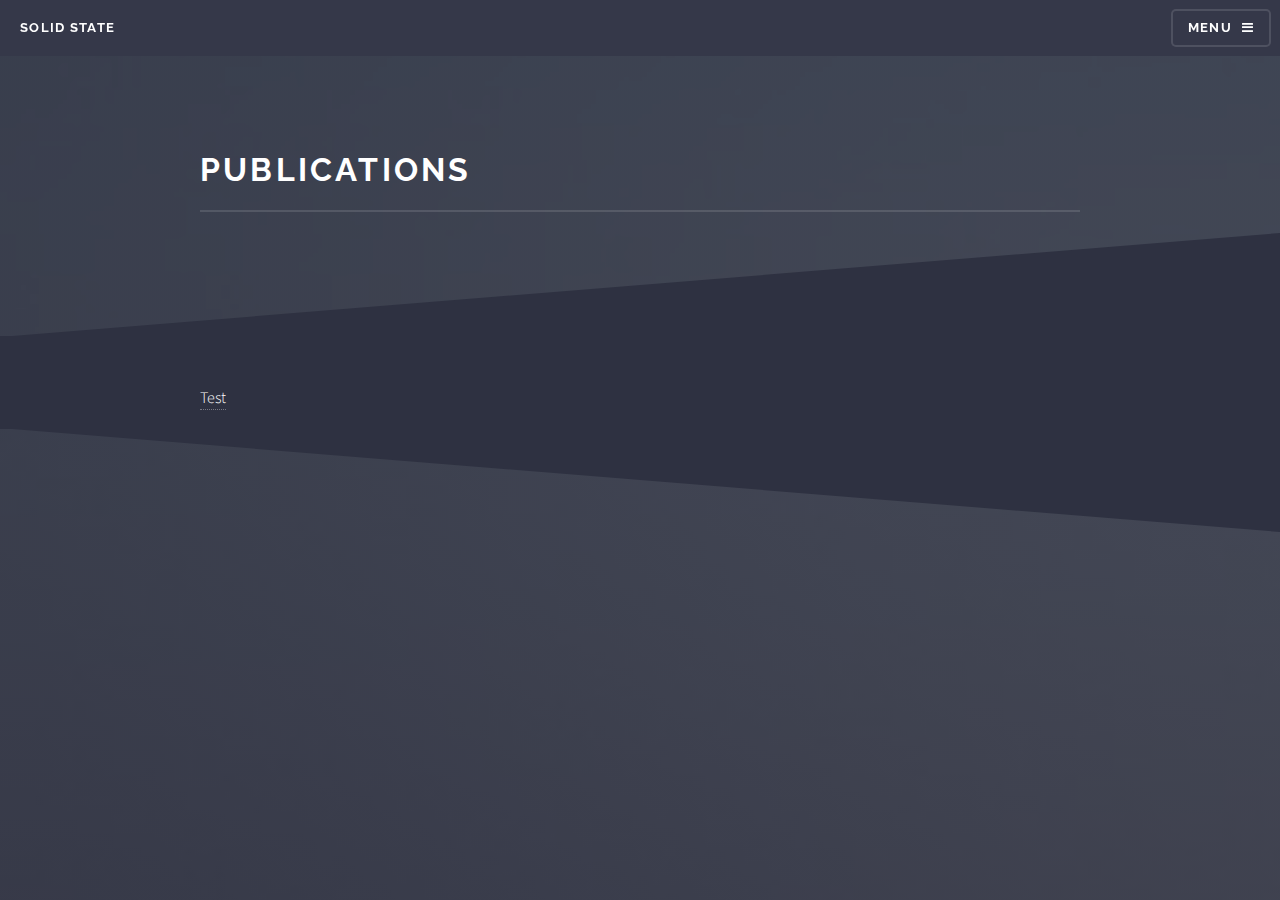
<file: publications.html>
<!DOCTYPE HTML>
<!--
	Solid State by HTML5 UP
	html5up.net | @ajlkn
	Free for personal and commercial use under the CCA 3.0 license (html5up.net/license)
-->
<html>
	<head>
		<title>Publications</title>
		<meta charset="utf-8" />
		<meta name="viewport" content="width=device-width, initial-scale=1" />
		<!--[if lte IE 8]><script src="assets/js/ie/html5shiv.js"></script><![endif]-->
		<link rel="stylesheet" href="assets/css/main.css" />
		<!--[if lte IE 9]><link rel="stylesheet" href="assets/css/ie9.css" /><![endif]-->
		<!--[if lte IE 8]><link rel="stylesheet" href="assets/css/ie8.css" /><![endif]-->
	</head>
	<body>

		<!-- Page Wrapper -->
			<div id="page-wrapper">

				<!-- Header -->
					<header id="header">
						<h1><a href="index.html">Solid State</a></h1>
						<nav>
							<a href="#menu">Menu</a>
						</nav>
					</header>

				<!-- Menu -->
					<nav id="menu">
						<div class="inner">
							<h2>Menu</h2>
							<ul class="links">
								<li><a href="index.html">Home</a></li>
								<li><a href="generic.html">Generic</a></li>
								<li><a href="elements.html">Elements</a></li>
								<li><a href="#">Log In</a></li>
								<li><a href="#">Sign Up</a></li>
							</ul>
							<a href="#" class="close">Close</a>
						</div>
					</nav>

				<!-- Wrapper -->
					<section id="wrapper">
						<header>
							<div class="inner">
								<h2>Publications</h2>

							</div>
						</header>

						<!-- Content -->
							<div class="wrapper">
								<div class="inner">

									<section>
									  <!-- ADD CONTENT HERE -->
									  <!-- <script src="https://bibbase.org/service/mendeley/dd7fc02e-802c-35cf-a572-75bd1a89985a?jsonp=1"></script> -->
									  <a href="http://adsabs.harvard.edu/cgi-bin/abs_connect?author=Beckmann,+R.S.;Beckmann,+Ricarda+S.&aut_xct=YES&return_req=no_params">Test</a>


									</section>

						</div>
					</section>

			</div>

		<!-- Scripts -->
			<script src="assets/js/skel.min.js"></script>
			<script src="assets/js/jquery.min.js"></script>
			<script src="assets/js/jquery.scrollex.min.js"></script>
			<script src="assets/js/util.js"></script>
			<!--[if lte IE 8]><script src="assets/js/ie/respond.min.js"></script><![endif]-->
			<script src="assets/js/main.js"></script>

	</body>
</html>
</file>
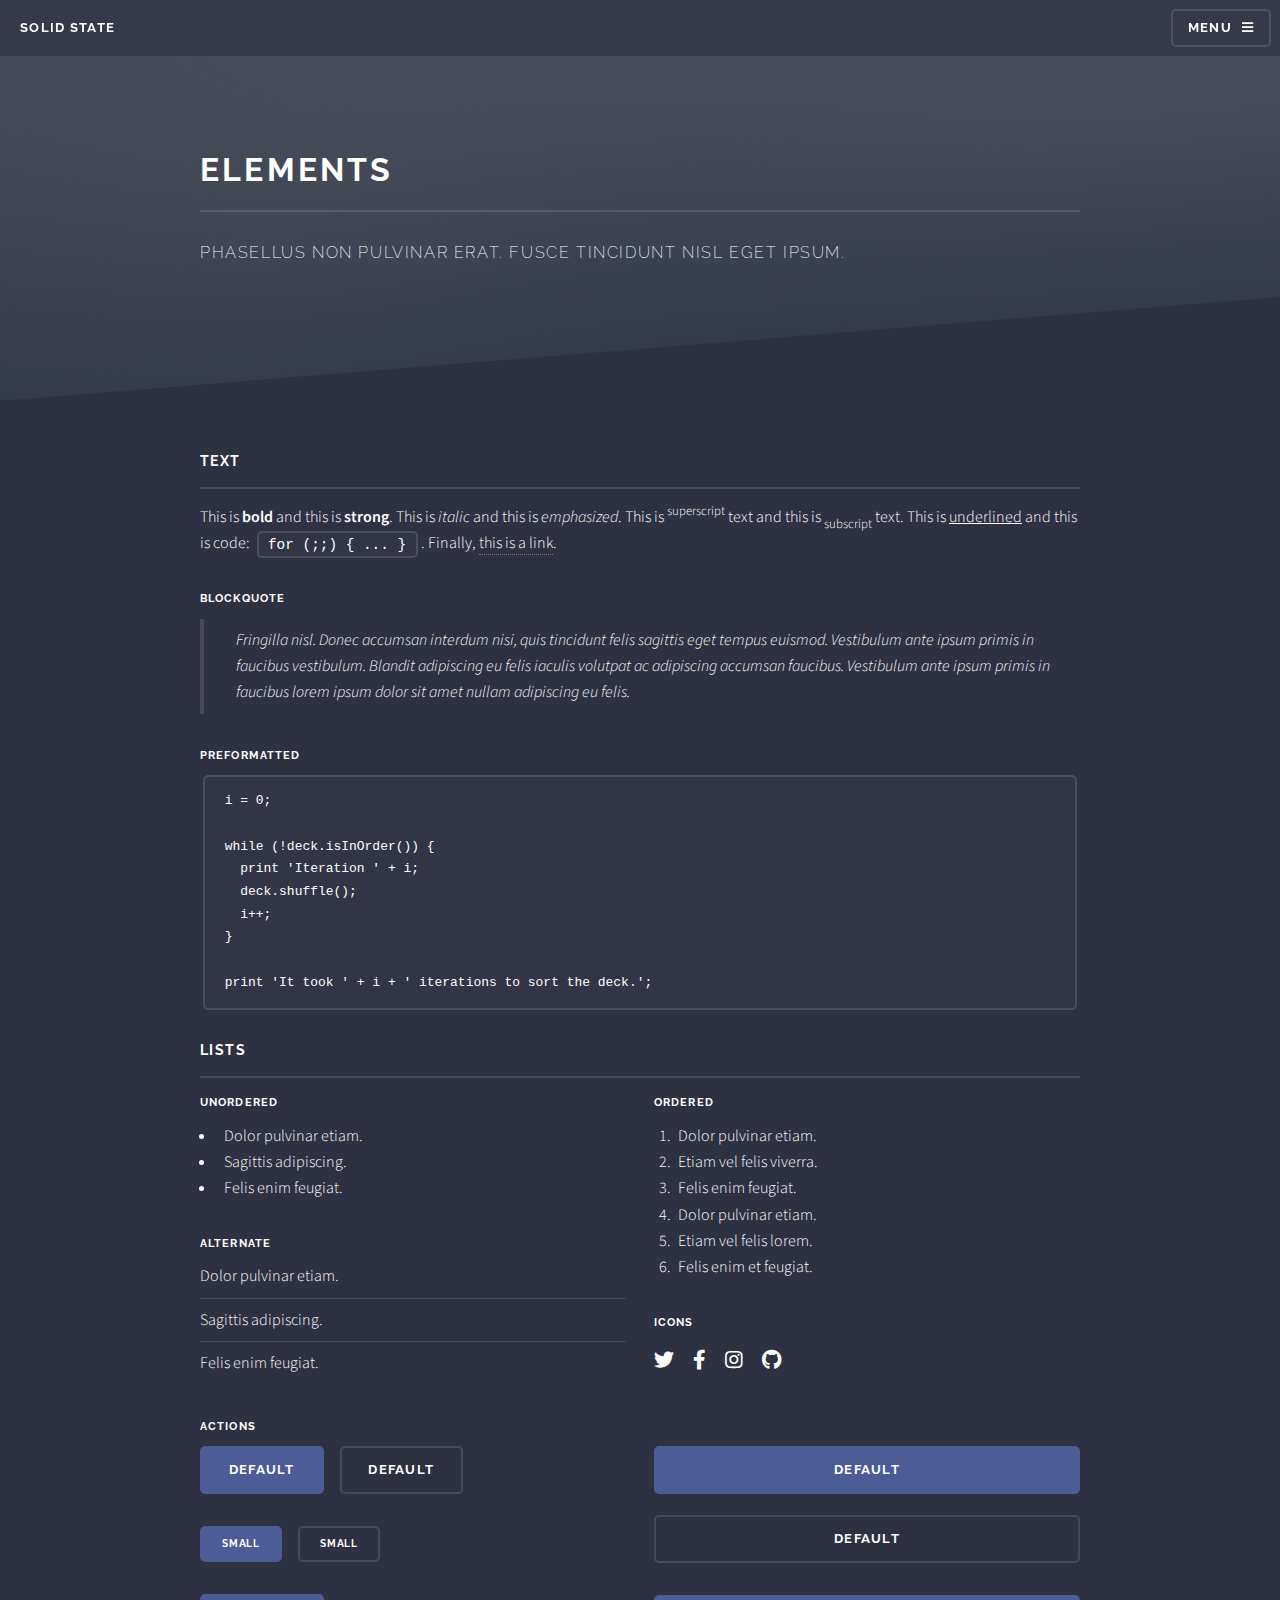
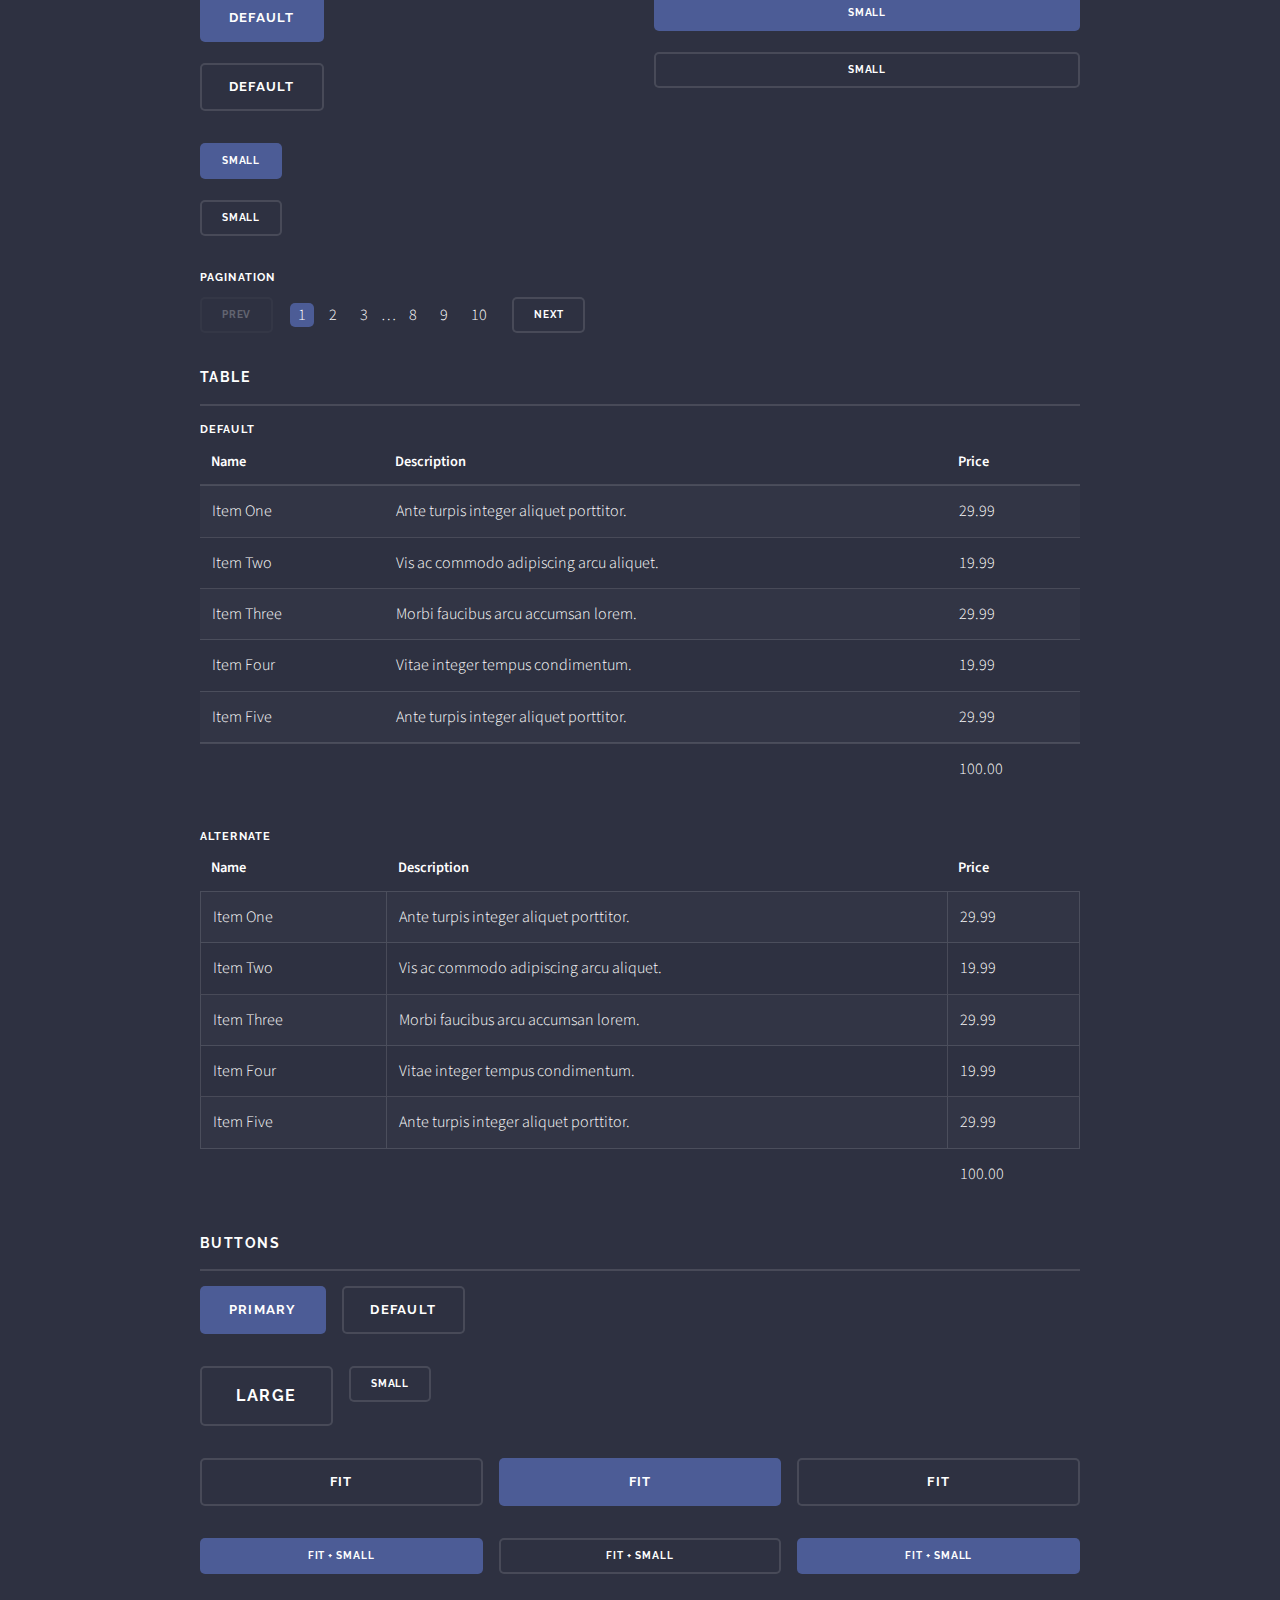
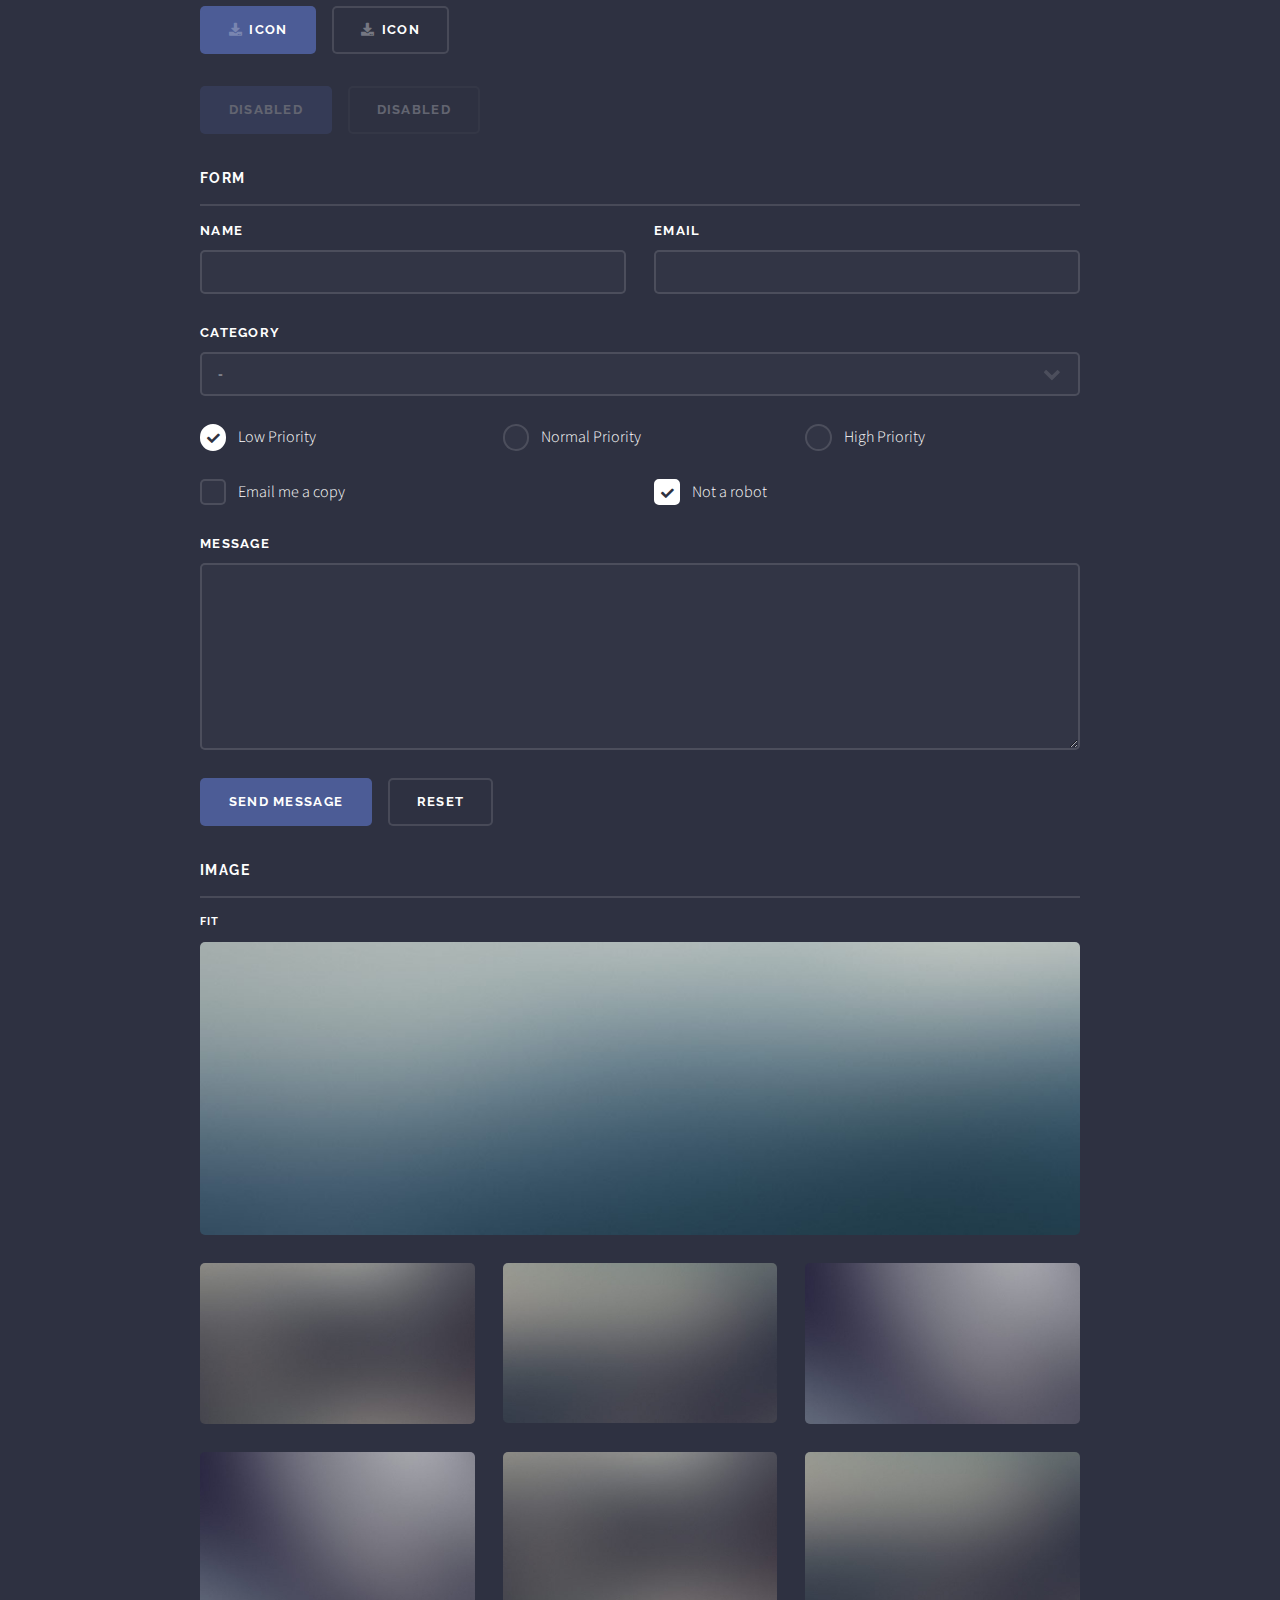
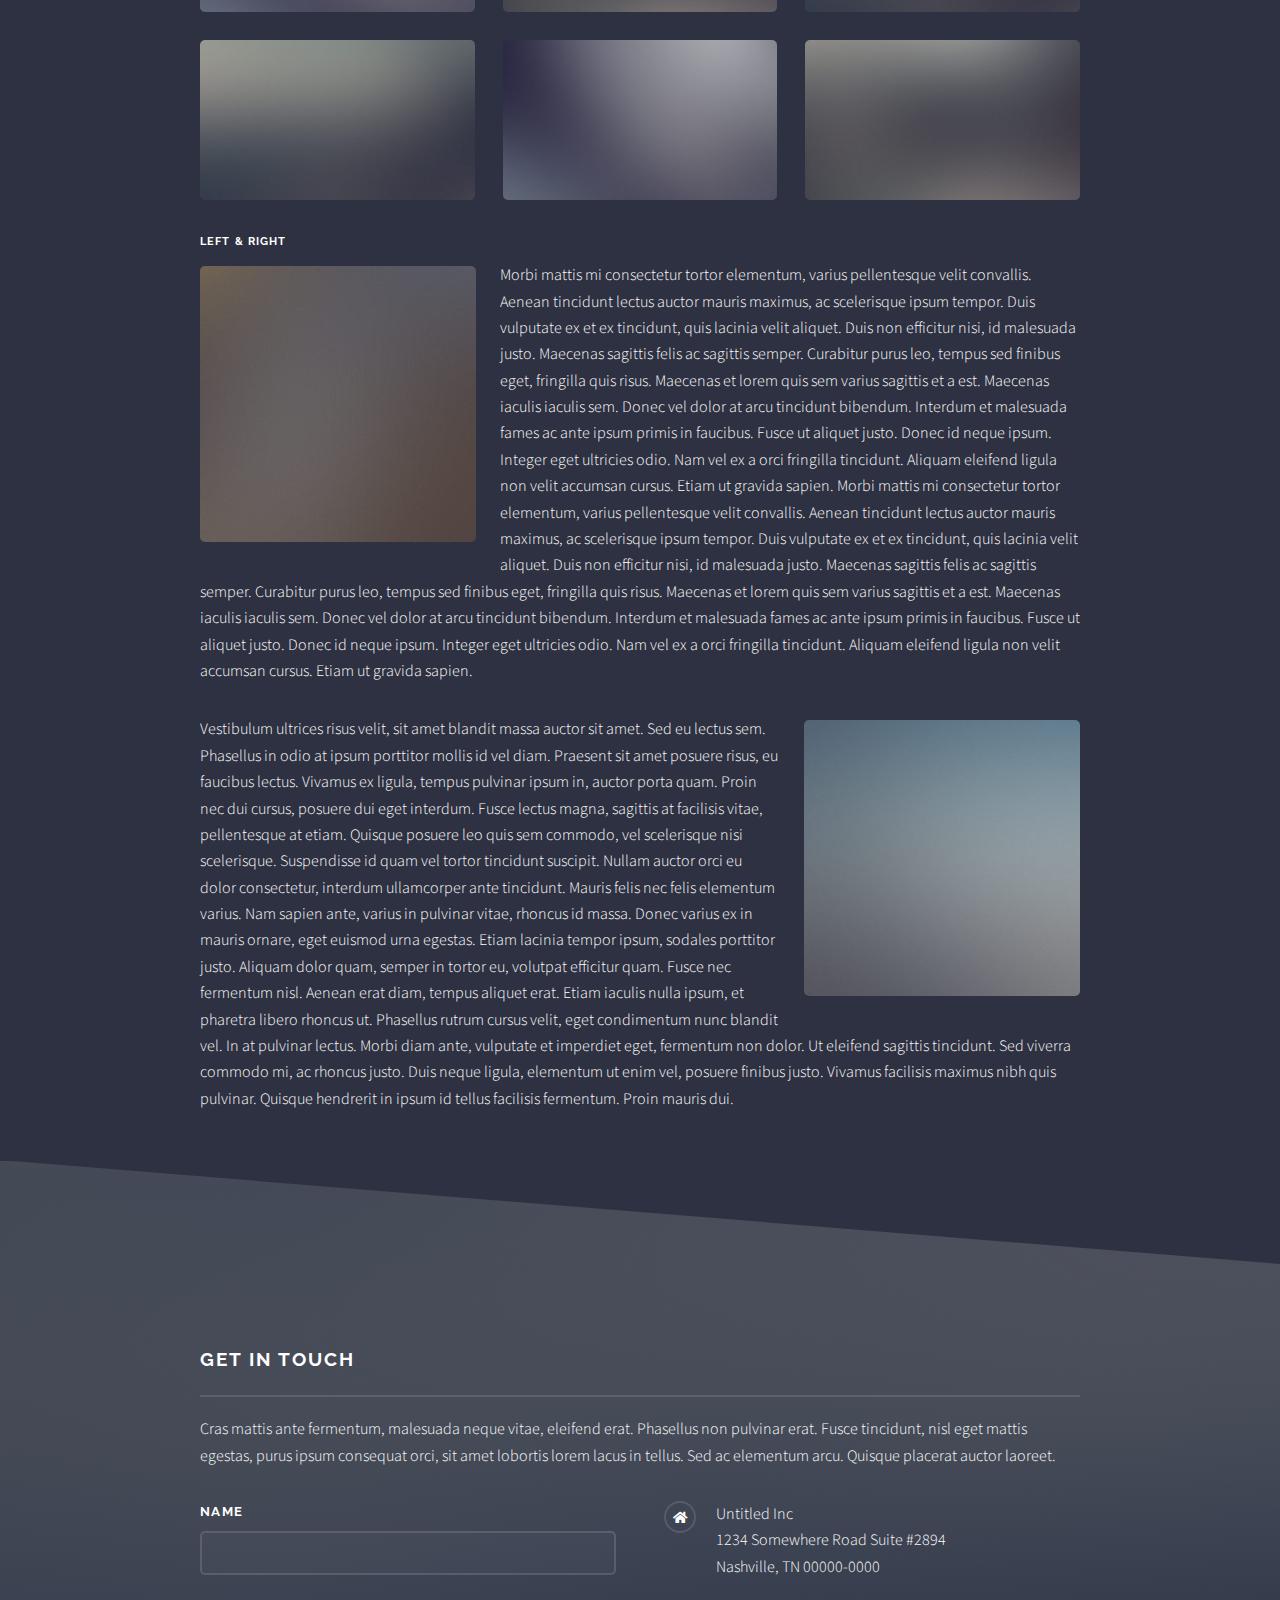
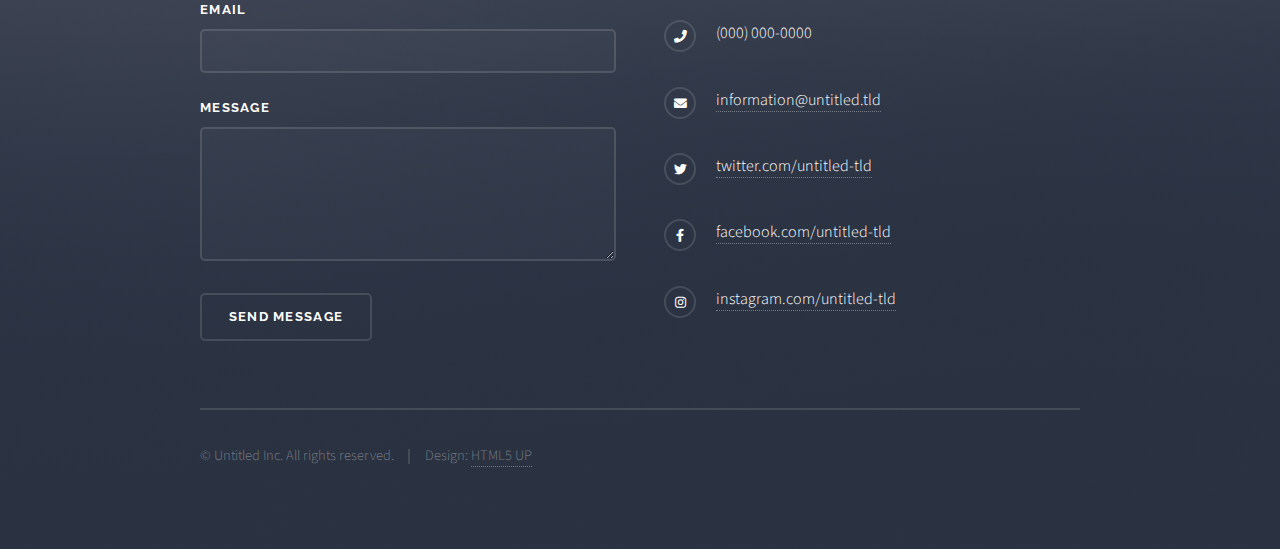
<file: html5up-solid-state/elements.html>
<!DOCTYPE HTML>
<!--
	Solid State by HTML5 UP
	html5up.net | @ajlkn
	Free for personal and commercial use under the CCA 3.0 license (html5up.net/license)
-->
<html>
	<head>
		<title>Elements - Solid State by HTML5 UP</title>
		<meta charset="utf-8" />
		<meta name="viewport" content="width=device-width, initial-scale=1, user-scalable=no" />
		<link rel="stylesheet" href="assets/css/main.css" />
		<noscript><link rel="stylesheet" href="assets/css/noscript.css" /></noscript>
	</head>
	<body class="is-preload">

		<!-- Page Wrapper -->
			<div id="page-wrapper">

				<!-- Header -->
					<header id="header">
						<h1><a href="index.html">Solid State</a></h1>
						<nav>
							<a href="#menu">Menu</a>
						</nav>
					</header>

				<!-- Menu -->
					<nav id="menu">
						<div class="inner">
							<h2>Menu</h2>
							<ul class="links">
								<li><a href="index.html">Home</a></li>
								<li><a href="generic.html">Generic</a></li>
								<li><a href="elements.html">Elements</a></li>
								<li><a href="#">Log In</a></li>
								<li><a href="#">Sign Up</a></li>
							</ul>
							<a href="#" class="close">Close</a>
						</div>
					</nav>

				<!-- Wrapper -->
					<section id="wrapper">
						<header>
							<div class="inner">
								<h2>Elements</h2>
								<p>Phasellus non pulvinar erat. Fusce tincidunt nisl eget ipsum.</p>
							</div>
						</header>

						<!-- Content -->
							<div class="wrapper">
								<div class="inner">

									<section>
										<h3 class="major">Text</h3>
										<p>This is <b>bold</b> and this is <strong>strong</strong>. This is <i>italic</i> and this is <em>emphasized</em>.
										This is <sup>superscript</sup> text and this is <sub>subscript</sub> text.
										This is <u>underlined</u> and this is code: <code>for (;;) { ... }</code>. Finally, <a href="#">this is a link</a>.</p>
										<h4>Blockquote</h4>
										<blockquote>Fringilla nisl. Donec accumsan interdum nisi, quis tincidunt felis sagittis eget tempus euismod. Vestibulum ante ipsum primis in faucibus vestibulum. Blandit adipiscing eu felis iaculis volutpat ac adipiscing accumsan faucibus. Vestibulum ante ipsum primis in faucibus lorem ipsum dolor sit amet nullam adipiscing eu felis.</blockquote>
										<h4>Preformatted</h4>
										<pre><code>i = 0;

while (!deck.isInOrder()) {
  print 'Iteration ' + i;
  deck.shuffle();
  i++;
}

print 'It took ' + i + ' iterations to sort the deck.';</code></pre>
									</section>

									<section>
										<h3 class="major">Lists</h3>
										<div class="row">
											<div class="col-6 col-12-medium">
												<h4>Unordered</h4>
												<ul>
													<li>Dolor pulvinar etiam.</li>
													<li>Sagittis adipiscing.</li>
													<li>Felis enim feugiat.</li>
												</ul>
												<h4>Alternate</h4>
												<ul class="alt">
													<li>Dolor pulvinar etiam.</li>
													<li>Sagittis adipiscing.</li>
													<li>Felis enim feugiat.</li>
												</ul>
											</div>
											<div class="col-6 col-12-medium">
												<h4>Ordered</h4>
												<ol>
													<li>Dolor pulvinar etiam.</li>
													<li>Etiam vel felis viverra.</li>
													<li>Felis enim feugiat.</li>
													<li>Dolor pulvinar etiam.</li>
													<li>Etiam vel felis lorem.</li>
													<li>Felis enim et feugiat.</li>
												</ol>
												<h4>Icons</h4>
												<ul class="icons">
													<li><a href="#" class="icon brands fa-twitter"><span class="label">Twitter</span></a></li>
													<li><a href="#" class="icon brands fa-facebook-f"><span class="label">Facebook</span></a></li>
													<li><a href="#" class="icon brands fa-instagram"><span class="label">Instagram</span></a></li>
													<li><a href="#" class="icon brands fa-github"><span class="label">Github</span></a></li>
												</ul>
											</div>
										</div>
										<h4>Actions</h4>
										<div class="row">
											<div class="col-6 col-12-medium">
												<ul class="actions">
													<li><a href="#" class="button primary">Default</a></li>
													<li><a href="#" class="button">Default</a></li>
												</ul>
												<ul class="actions small">
													<li><a href="#" class="button primary small">Small</a></li>
													<li><a href="#" class="button small">Small</a></li>
												</ul>
												<ul class="actions stacked">
													<li><a href="#" class="button primary">Default</a></li>
													<li><a href="#" class="button">Default</a></li>
												</ul>
												<ul class="actions stacked small">
													<li><a href="#" class="button primary small">Small</a></li>
													<li><a href="#" class="button small">Small</a></li>
												</ul>
											</div>
											<div class="col-6 col-12-medium">
												<ul class="actions stacked">
													<li><a href="#" class="button primary fit">Default</a></li>
													<li><a href="#" class="button fit">Default</a></li>
												</ul>
												<ul class="actions stacked small">
													<li><a href="#" class="button primary small fit">Small</a></li>
													<li><a href="#" class="button small fit">Small</a></li>
												</ul>
											</div>
										</div>
										<h4>Pagination</h4>
										<ul class="pagination">
											<li><span class="button small disabled">Prev</span></li>
											<li><a href="#" class="page active">1</a></li>
											<li><a href="#" class="page">2</a></li>
											<li><a href="#" class="page">3</a></li>
											<li><span>&hellip;</span></li>
											<li><a href="#" class="page">8</a></li>
											<li><a href="#" class="page">9</a></li>
											<li><a href="#" class="page">10</a></li>
											<li><a href="#" class="button small">Next</a></li>
										</ul>
									</section>

									<section>
										<h3 class="major">Table</h3>
										<h4>Default</h4>
										<div class="table-wrapper">
											<table>
												<thead>
													<tr>
														<th>Name</th>
														<th>Description</th>
														<th>Price</th>
													</tr>
												</thead>
												<tbody>
													<tr>
														<td>Item One</td>
														<td>Ante turpis integer aliquet porttitor.</td>
														<td>29.99</td>
													</tr>
													<tr>
														<td>Item Two</td>
														<td>Vis ac commodo adipiscing arcu aliquet.</td>
														<td>19.99</td>
													</tr>
													<tr>
														<td>Item Three</td>
														<td> Morbi faucibus arcu accumsan lorem.</td>
														<td>29.99</td>
													</tr>
													<tr>
														<td>Item Four</td>
														<td>Vitae integer tempus condimentum.</td>
														<td>19.99</td>
													</tr>
													<tr>
														<td>Item Five</td>
														<td>Ante turpis integer aliquet porttitor.</td>
														<td>29.99</td>
													</tr>
												</tbody>
												<tfoot>
													<tr>
														<td colspan="2"></td>
														<td>100.00</td>
													</tr>
												</tfoot>
											</table>
										</div>

										<h4>Alternate</h4>
										<div class="table-wrapper">
											<table class="alt">
												<thead>
													<tr>
														<th>Name</th>
														<th>Description</th>
														<th>Price</th>
													</tr>
												</thead>
												<tbody>
													<tr>
														<td>Item One</td>
														<td>Ante turpis integer aliquet porttitor.</td>
														<td>29.99</td>
													</tr>
													<tr>
														<td>Item Two</td>
														<td>Vis ac commodo adipiscing arcu aliquet.</td>
														<td>19.99</td>
													</tr>
													<tr>
														<td>Item Three</td>
														<td> Morbi faucibus arcu accumsan lorem.</td>
														<td>29.99</td>
													</tr>
													<tr>
														<td>Item Four</td>
														<td>Vitae integer tempus condimentum.</td>
														<td>19.99</td>
													</tr>
													<tr>
														<td>Item Five</td>
														<td>Ante turpis integer aliquet porttitor.</td>
														<td>29.99</td>
													</tr>
												</tbody>
												<tfoot>
													<tr>
														<td colspan="2"></td>
														<td>100.00</td>
													</tr>
												</tfoot>
											</table>
										</div>
									</section>

									<section>
										<h3 class="major">Buttons</h3>
										<ul class="actions">
											<li><a href="#" class="button primary">Primary</a></li>
											<li><a href="#" class="button">Default</a></li>
										</ul>
										<ul class="actions">
											<li><a href="#" class="button large">Large</a></li>
											<li><a href="#" class="button small">Small</a></li>
										</ul>
										<ul class="actions fit">
											<li><a href="#" class="button fit">Fit</a></li>
											<li><a href="#" class="button primary fit">Fit</a></li>
											<li><a href="#" class="button fit">Fit</a></li>
										</ul>
										<ul class="actions fit small">
											<li><a href="#" class="button primary fit small">Fit + Small</a></li>
											<li><a href="#" class="button fit small">Fit + Small</a></li>
											<li><a href="#" class="button primary fit small">Fit + Small</a></li>
										</ul>
										<ul class="actions">
											<li><a href="#" class="button primary icon solid fa-download">Icon</a></li>
											<li><a href="#" class="button icon solid fa-download">Icon</a></li>
										</ul>
										<ul class="actions">
											<li><span class="button primary disabled">Disabled</span></li>
											<li><span class="button disabled">Disabled</span></li>
										</ul>
									</section>

									<section>
										<h3 class="major">Form</h3>
										<form method="post" action="#">
											<div class="row gtr-uniform">
												<div class="col-6 col-12-xsmall">
													<label for="demo-name">Name</label>
													<input type="text" name="demo-name" id="demo-name" value="" />
												</div>
												<div class="col-6 col-12-xsmall">
													<label for="demo-email">Email</label>
													<input type="email" name="demo-email" id="demo-email" value="" />
												</div>
												<div class="col-12">
													<label for="demo-category">Category</label>
													<select name="demo-category" id="demo-category">
														<option value="">-</option>
														<option value="1">Manufacturing</option>
														<option value="1">Shipping</option>
														<option value="1">Administration</option>
														<option value="1">Human Resources</option>
													</select>
												</div>
												<div class="col-4 col-12-small">
													<input type="radio" id="demo-priority-low" name="demo-priority" checked>
													<label for="demo-priority-low">Low Priority</label>
												</div>
												<div class="col-4 col-12-small">
													<input type="radio" id="demo-priority-normal" name="demo-priority">
													<label for="demo-priority-normal">Normal Priority</label>
												</div>
												<div class="col-4 col-12-small">
													<input type="radio" id="demo-priority-high" name="demo-priority">
													<label for="demo-priority-high">High Priority</label>
												</div>
												<div class="col-6 col-12-small">
													<input type="checkbox" id="demo-copy" name="demo-copy">
													<label for="demo-copy">Email me a copy</label>
												</div>
												<div class="col-6 col-12-small">
													<input type="checkbox" id="demo-human" name="demo-human" checked>
													<label for="demo-human">Not a robot</label>
												</div>
												<div class="col-12">
													<label for="demo-message">Message</label>
													<textarea name="demo-message" id="demo-message" rows="6"></textarea>
												</div>
												<div class="col-12">
													<ul class="actions">
														<li><input type="submit" value="Send Message" class="primary" /></li>
														<li><input type="reset" value="Reset" /></li>
													</ul>
												</div>
											</div>
										</form>
									</section>

									<section>
										<h3 class="major">Image</h3>
										<h4>Fit</h4>
										<div class="box alt">
											<div class="row gtr-uniform">
												<div class="col-12"><span class="image fit"><img src="images/pic08.jpg" alt="" /></span></div>
												<div class="col-4"><span class="image fit"><img src="images/pic05.jpg" alt="" /></span></div>
												<div class="col-4"><span class="image fit"><img src="images/pic06.jpg" alt="" /></span></div>
												<div class="col-4"><span class="image fit"><img src="images/pic07.jpg" alt="" /></span></div>
												<div class="col-4"><span class="image fit"><img src="images/pic07.jpg" alt="" /></span></div>
												<div class="col-4"><span class="image fit"><img src="images/pic05.jpg" alt="" /></span></div>
												<div class="col-4"><span class="image fit"><img src="images/pic06.jpg" alt="" /></span></div>
												<div class="col-4"><span class="image fit"><img src="images/pic06.jpg" alt="" /></span></div>
												<div class="col-4"><span class="image fit"><img src="images/pic07.jpg" alt="" /></span></div>
												<div class="col-4"><span class="image fit"><img src="images/pic05.jpg" alt="" /></span></div>
											</div>
										</div>
										<h4>Left &amp; Right</h4>
										<p><span class="image left"><img src="images/pic01.jpg" alt="" /></span>Morbi mattis mi consectetur tortor elementum, varius pellentesque velit convallis. Aenean tincidunt lectus auctor mauris maximus, ac scelerisque ipsum tempor. Duis vulputate ex et ex tincidunt, quis lacinia velit aliquet. Duis non efficitur nisi, id malesuada justo. Maecenas sagittis felis ac sagittis semper. Curabitur purus leo, tempus sed finibus eget, fringilla quis risus. Maecenas et lorem quis sem varius sagittis et a est. Maecenas iaculis iaculis sem. Donec vel dolor at arcu tincidunt bibendum. Interdum et malesuada fames ac ante ipsum primis in faucibus. Fusce ut aliquet justo. Donec id neque ipsum. Integer eget ultricies odio. Nam vel ex a orci fringilla tincidunt. Aliquam eleifend ligula non velit accumsan cursus. Etiam ut gravida sapien. Morbi mattis mi consectetur tortor elementum, varius pellentesque velit convallis. Aenean tincidunt lectus auctor mauris maximus, ac scelerisque ipsum tempor. Duis vulputate ex et ex tincidunt, quis lacinia velit aliquet. Duis non efficitur nisi, id malesuada justo. Maecenas sagittis felis ac sagittis semper. Curabitur purus leo, tempus sed finibus eget, fringilla quis risus. Maecenas et lorem quis sem varius sagittis et a est. Maecenas iaculis iaculis sem. Donec vel dolor at arcu tincidunt bibendum. Interdum et malesuada fames ac ante ipsum primis in faucibus. Fusce ut aliquet justo. Donec id neque ipsum. Integer eget ultricies odio. Nam vel ex a orci fringilla tincidunt. Aliquam eleifend ligula non velit accumsan cursus. Etiam ut gravida sapien.</p>
										<p><span class="image right"><img src="images/pic02.jpg" alt="" /></span>Vestibulum ultrices risus velit, sit amet blandit massa auctor sit amet. Sed eu lectus sem. Phasellus in odio at ipsum porttitor mollis id vel diam. Praesent sit amet posuere risus, eu faucibus lectus. Vivamus ex ligula, tempus pulvinar ipsum in, auctor porta quam. Proin nec dui cursus, posuere dui eget interdum. Fusce lectus magna, sagittis at facilisis vitae, pellentesque at etiam. Quisque posuere leo quis sem commodo, vel scelerisque nisi scelerisque. Suspendisse id quam vel tortor tincidunt suscipit. Nullam auctor orci eu dolor consectetur, interdum ullamcorper ante tincidunt. Mauris felis nec felis elementum varius. Nam sapien ante, varius in pulvinar vitae, rhoncus id massa. Donec varius ex in mauris ornare, eget euismod urna egestas. Etiam lacinia tempor ipsum, sodales porttitor justo. Aliquam dolor quam, semper in tortor eu, volutpat efficitur quam. Fusce nec fermentum nisl. Aenean erat diam, tempus aliquet erat. Etiam iaculis nulla ipsum, et pharetra libero rhoncus ut. Phasellus rutrum cursus velit, eget condimentum nunc blandit vel. In at pulvinar lectus. Morbi diam ante, vulputate et imperdiet eget, fermentum non dolor. Ut eleifend sagittis tincidunt. Sed viverra commodo mi, ac rhoncus justo. Duis neque ligula, elementum ut enim vel, posuere finibus justo. Vivamus facilisis maximus nibh quis pulvinar. Quisque hendrerit in ipsum id tellus facilisis fermentum. Proin mauris dui.</p>
									</section>

								</div>
							</div>

					</section>

				<!-- Footer -->
					<section id="footer">
						<div class="inner">
							<h2 class="major">Get in touch</h2>
							<p>Cras mattis ante fermentum, malesuada neque vitae, eleifend erat. Phasellus non pulvinar erat. Fusce tincidunt, nisl eget mattis egestas, purus ipsum consequat orci, sit amet lobortis lorem lacus in tellus. Sed ac elementum arcu. Quisque placerat auctor laoreet.</p>
							<form method="post" action="#">
								<div class="fields">
									<div class="field">
										<label for="name">Name</label>
										<input type="text" name="name" id="name" />
									</div>
									<div class="field">
										<label for="email">Email</label>
										<input type="email" name="email" id="email" />
									</div>
									<div class="field">
										<label for="message">Message</label>
										<textarea name="message" id="message" rows="4"></textarea>
									</div>
								</div>
								<ul class="actions">
									<li><input type="submit" value="Send Message" /></li>
								</ul>
							</form>
							<ul class="contact">
								<li class="icon solid fa-home">
									Untitled Inc<br />
									1234 Somewhere Road Suite #2894<br />
									Nashville, TN 00000-0000
								</li>
								<li class="icon solid fa-phone">(000) 000-0000</li>
								<li class="icon solid fa-envelope"><a href="#">information@untitled.tld</a></li>
								<li class="icon brands fa-twitter"><a href="#">twitter.com/untitled-tld</a></li>
								<li class="icon brands fa-facebook-f"><a href="#">facebook.com/untitled-tld</a></li>
								<li class="icon brands fa-instagram"><a href="#">instagram.com/untitled-tld</a></li>
							</ul>
							<ul class="copyright">
								<li>&copy; Untitled Inc. All rights reserved.</li><li>Design: <a href="http://html5up.net">HTML5 UP</a></li>
							</ul>
						</div>
					</section>

			</div>

		<!-- Scripts -->
			<script src="assets/js/jquery.min.js"></script>
			<script src="assets/js/jquery.scrollex.min.js"></script>
			<script src="assets/js/browser.min.js"></script>
			<script src="assets/js/breakpoints.min.js"></script>
			<script src="assets/js/util.js"></script>
			<script src="assets/js/main.js"></script>

	</body>
</html>
</file>
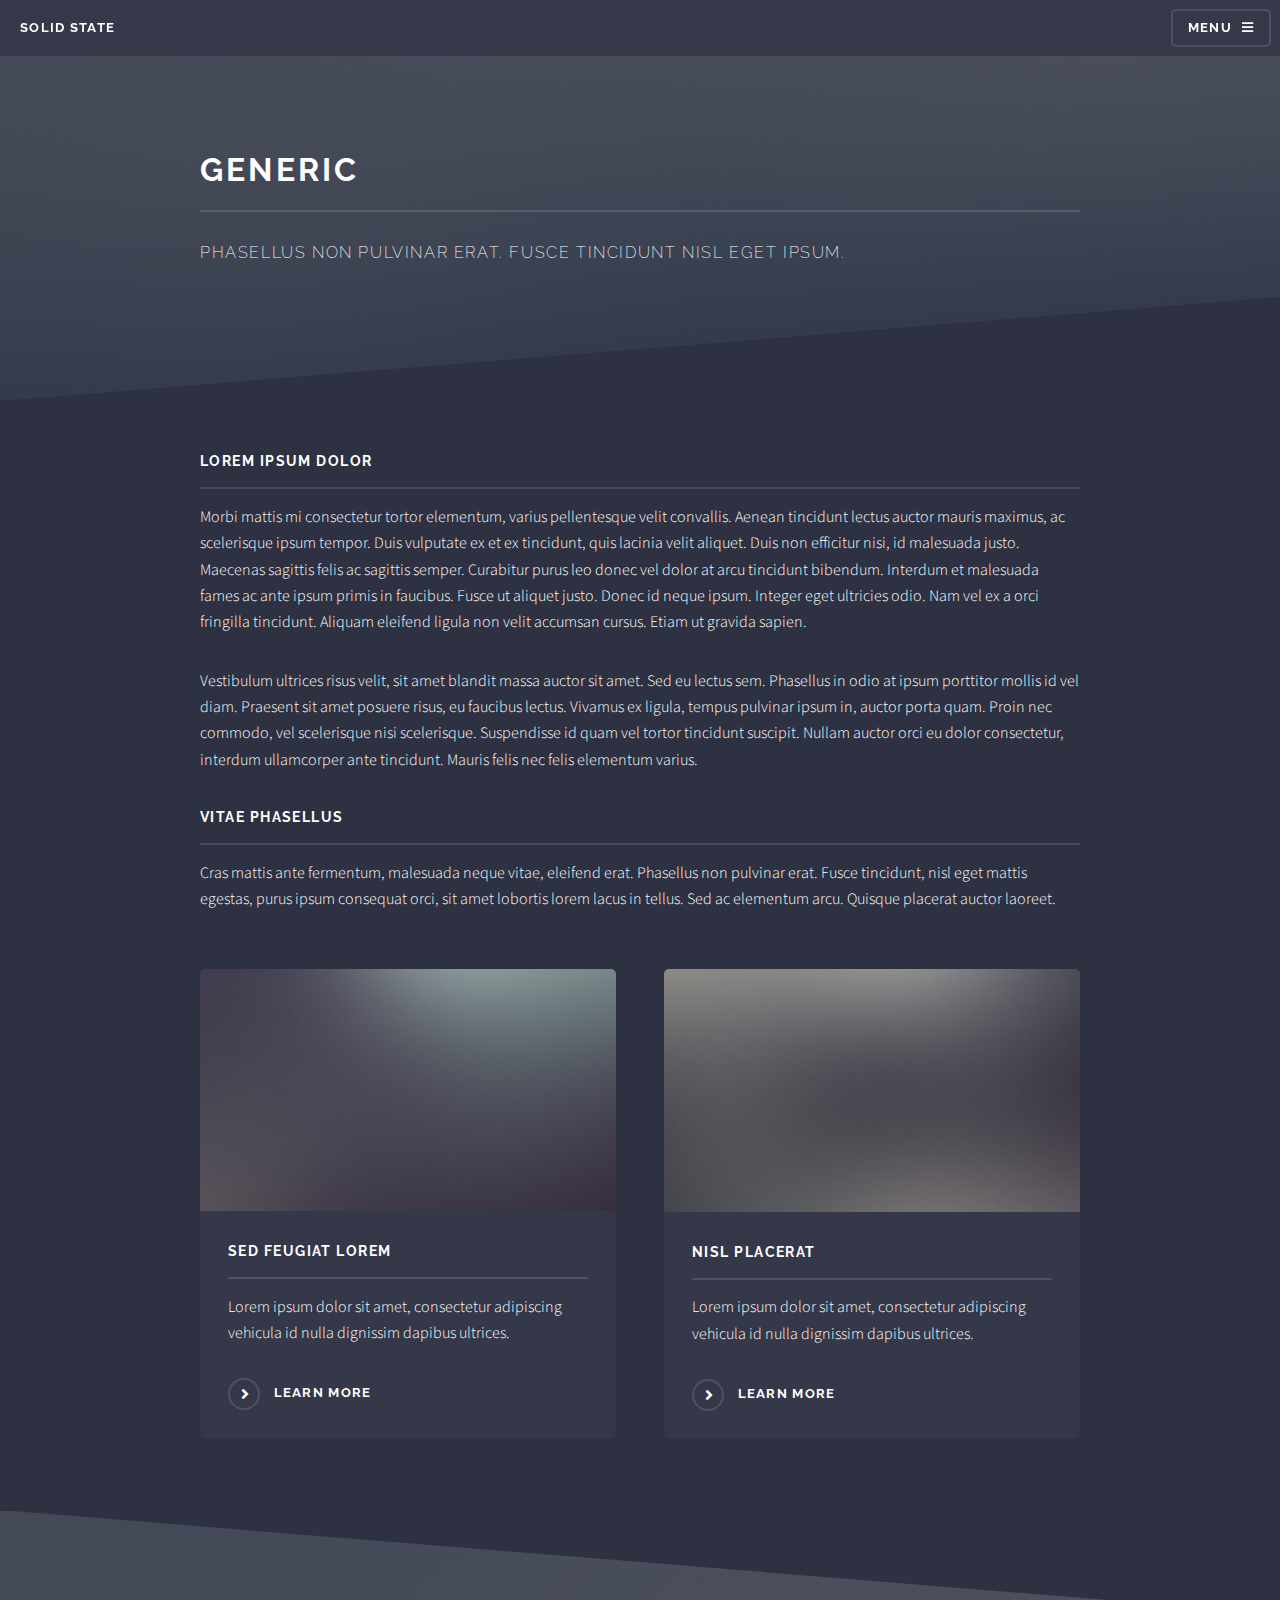
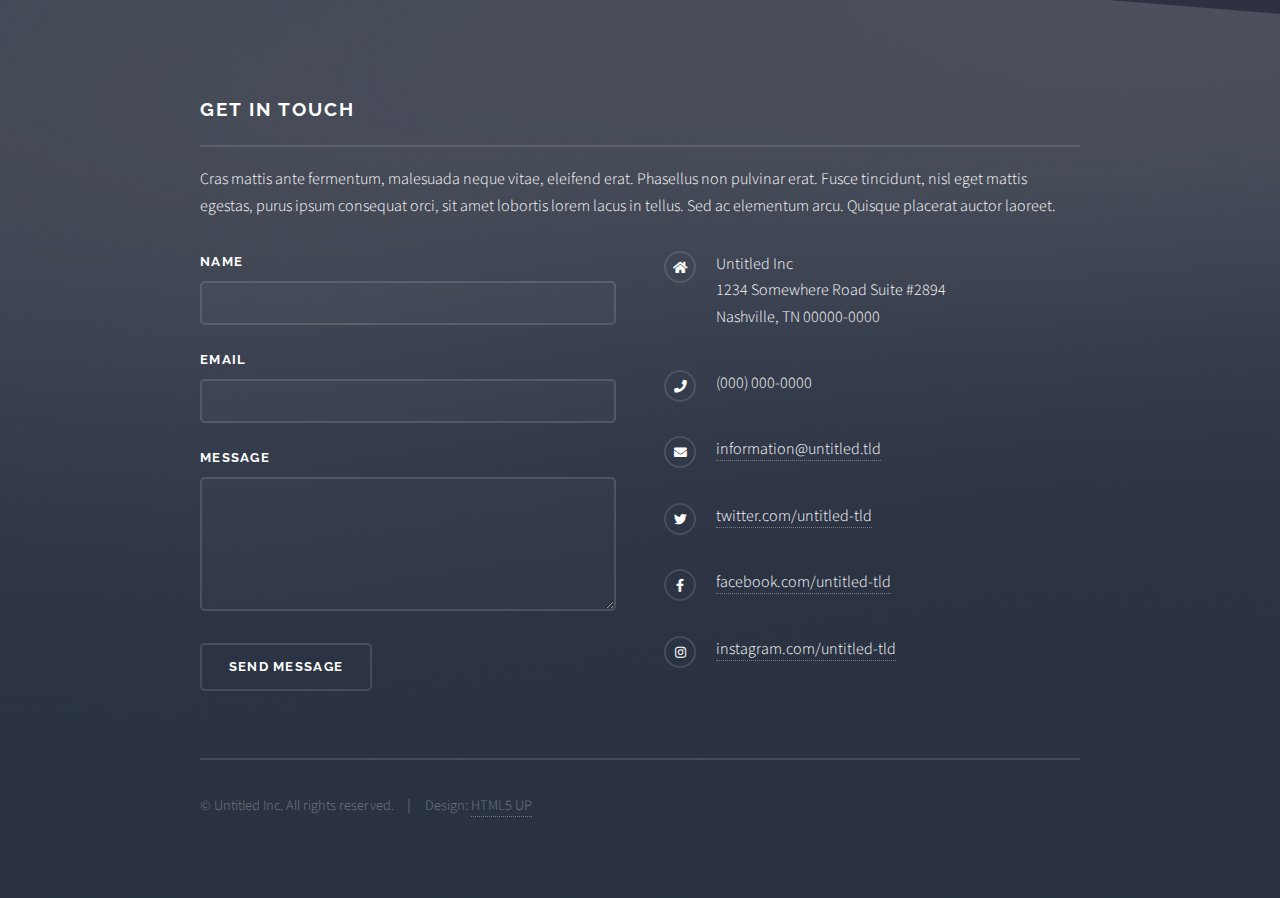
<file: html5up-solid-state/generic.html>
<!DOCTYPE HTML>
<!--
	Solid State by HTML5 UP
	html5up.net | @ajlkn
	Free for personal and commercial use under the CCA 3.0 license (html5up.net/license)
-->
<html>
	<head>
		<title>Generic - Solid State by HTML5 UP</title>
		<meta charset="utf-8" />
		<meta name="viewport" content="width=device-width, initial-scale=1, user-scalable=no" />
		<link rel="stylesheet" href="assets/css/main.css" />
		<noscript><link rel="stylesheet" href="assets/css/noscript.css" /></noscript>
	</head>
	<body class="is-preload">

		<!-- Page Wrapper -->
			<div id="page-wrapper">

				<!-- Header -->
					<header id="header">
						<h1><a href="index.html">Solid State</a></h1>
						<nav>
							<a href="#menu">Menu</a>
						</nav>
					</header>

				<!-- Menu -->
					<nav id="menu">
						<div class="inner">
							<h2>Menu</h2>
							<ul class="links">
								<li><a href="index.html">Home</a></li>
								<li><a href="generic.html">Generic</a></li>
								<li><a href="elements.html">Elements</a></li>
								<li><a href="#">Log In</a></li>
								<li><a href="#">Sign Up</a></li>
							</ul>
							<a href="#" class="close">Close</a>
						</div>
					</nav>

				<!-- Wrapper -->
					<section id="wrapper">
						<header>
							<div class="inner">
								<h2>Generic</h2>
								<p>Phasellus non pulvinar erat. Fusce tincidunt nisl eget ipsum.</p>
							</div>
						</header>

						<!-- Content -->
							<div class="wrapper">
								<div class="inner">

									<h3 class="major">Lorem ipsum dolor</h3>
									<p>Morbi mattis mi consectetur tortor elementum, varius pellentesque velit convallis. Aenean tincidunt lectus auctor mauris maximus, ac scelerisque ipsum tempor. Duis vulputate ex et ex tincidunt, quis lacinia velit aliquet. Duis non efficitur nisi, id malesuada justo. Maecenas sagittis felis ac sagittis semper. Curabitur purus leo donec vel dolor at arcu tincidunt bibendum. Interdum et malesuada fames ac ante ipsum primis in faucibus. Fusce ut aliquet justo. Donec id neque ipsum. Integer eget ultricies odio. Nam vel ex a orci fringilla tincidunt. Aliquam eleifend ligula non velit accumsan cursus. Etiam ut gravida sapien.</p>

									<p>Vestibulum ultrices risus velit, sit amet blandit massa auctor sit amet. Sed eu lectus sem. Phasellus in odio at ipsum porttitor mollis id vel diam. Praesent sit amet posuere risus, eu faucibus lectus. Vivamus ex ligula, tempus pulvinar ipsum in, auctor porta quam. Proin nec commodo, vel scelerisque nisi scelerisque. Suspendisse id quam vel tortor tincidunt suscipit. Nullam auctor orci eu dolor consectetur, interdum ullamcorper ante tincidunt. Mauris felis nec felis elementum varius.</p>

									<h3 class="major">Vitae phasellus</h3>
									<p>Cras mattis ante fermentum, malesuada neque vitae, eleifend erat. Phasellus non pulvinar erat. Fusce tincidunt, nisl eget mattis egestas, purus ipsum consequat orci, sit amet lobortis lorem lacus in tellus. Sed ac elementum arcu. Quisque placerat auctor laoreet.</p>

									<section class="features">
										<article>
											<a href="#" class="image"><img src="images/pic04.jpg" alt="" /></a>
											<h3 class="major">Sed feugiat lorem</h3>
											<p>Lorem ipsum dolor sit amet, consectetur adipiscing vehicula id nulla dignissim dapibus ultrices.</p>
											<a href="#" class="special">Learn more</a>
										</article>
										<article>
											<a href="#" class="image"><img src="images/pic05.jpg" alt="" /></a>
											<h3 class="major">Nisl placerat</h3>
											<p>Lorem ipsum dolor sit amet, consectetur adipiscing vehicula id nulla dignissim dapibus ultrices.</p>
											<a href="#" class="special">Learn more</a>
										</article>
									</section>

								</div>
							</div>

					</section>

				<!-- Footer -->
					<section id="footer">
						<div class="inner">
							<h2 class="major">Get in touch</h2>
							<p>Cras mattis ante fermentum, malesuada neque vitae, eleifend erat. Phasellus non pulvinar erat. Fusce tincidunt, nisl eget mattis egestas, purus ipsum consequat orci, sit amet lobortis lorem lacus in tellus. Sed ac elementum arcu. Quisque placerat auctor laoreet.</p>
							<form method="post" action="#">
								<div class="fields">
									<div class="field">
										<label for="name">Name</label>
										<input type="text" name="name" id="name" />
									</div>
									<div class="field">
										<label for="email">Email</label>
										<input type="email" name="email" id="email" />
									</div>
									<div class="field">
										<label for="message">Message</label>
										<textarea name="message" id="message" rows="4"></textarea>
									</div>
								</div>
								<ul class="actions">
									<li><input type="submit" value="Send Message" /></li>
								</ul>
							</form>
							<ul class="contact">
								<li class="icon solid fa-home">
									Untitled Inc<br />
									1234 Somewhere Road Suite #2894<br />
									Nashville, TN 00000-0000
								</li>
								<li class="icon solid fa-phone">(000) 000-0000</li>
								<li class="icon solid fa-envelope"><a href="#">information@untitled.tld</a></li>
								<li class="icon brands fa-twitter"><a href="#">twitter.com/untitled-tld</a></li>
								<li class="icon brands fa-facebook-f"><a href="#">facebook.com/untitled-tld</a></li>
								<li class="icon brands fa-instagram"><a href="#">instagram.com/untitled-tld</a></li>
							</ul>
							<ul class="copyright">
								<li>&copy; Untitled Inc. All rights reserved.</li><li>Design: <a href="http://html5up.net">HTML5 UP</a></li>
							</ul>
						</div>
					</section>

			</div>

		<!-- Scripts -->
			<script src="assets/js/jquery.min.js"></script>
			<script src="assets/js/jquery.scrollex.min.js"></script>
			<script src="assets/js/browser.min.js"></script>
			<script src="assets/js/breakpoints.min.js"></script>
			<script src="assets/js/util.js"></script>
			<script src="assets/js/main.js"></script>

	</body>
</html>
</file>
<file: assets/css/ie9.css>
/*
	Solid State by HTML5 UP
	html5up.net | @ajlkn
	Free for personal and commercial use under the CCA 3.0 license (html5up.net/license)
*/

/* Basic */

	body {
		background-color: #2e3141;
		background-image: url("../../images/bg.jpg");
		background-size: cover;
		background-attachment: fixed;
		background-position: center;
	}

		body:before {
			background: rgba(46, 49, 65, 0.8);
			content: '';
			display: block;
			height: 100%;
			left: 0;
			position: fixed;
			top: 0;
			width: 100%;
		}

		body > * {
			position: relative;
			z-index: 1;
		}

/* Features */

	.features article {
		display: inline-block;
		width: 45%;
	}

/* Menu */

	#menu .inner {
		margin: 4em auto;
	}

/* Wrapper */

	#wrapper > header {
		background: none !important;
	}

	.wrapper.spotlight .inner {
		text-align: left !important;
	}

	.wrapper.spotlight .image {
		display: inline-block;
		margin: 0 3em 2em 0 !important;
		vertical-align: middle;
		width: 24%;
	}

	.wrapper.spotlight .content {
		display: inline-block;
		vertical-align: middle;
		width: 70%;
	}

/* Banner */

	#banner {
		background: none !important;
	}

/* Footer */

	#footer {
		background: none !important;
	}

		#footer .inner form {
			display: inline-block;
			width: 45%;
		}

		#footer .inner .contact {
			display: inline-block;
			width: 45%;
		}
</file>
<file: assets/css/ie8.css>
/*
	Solid State by HTML5 UP
	html5up.net | @ajlkn
	Free for personal and commercial use under the CCA 3.0 license (html5up.net/license)
*/

/* Basic */

	body {
		-ms-behavior: url("assets/js/backgroundsize.min.htc");
	}

/* Type */

	h1.major, h2.major, h3.major, h4.major, h5.major, h6.major {
		border-bottom: solid 2px #ffffff;
	}

	blockquote {
		border-left: solid 4px #ffffff;
	}

	code {
		border: solid 2px #ffffff;
	}

	hr {
		border-bottom: solid 2px #ffffff;
	}

/* Button */

	input[type="submit"],
	input[type="reset"],
	input[type="button"],
	button,
	.button {
		position: relative;
		-ms-behavior: url("assets/js/ie/PIE.htc");
		border: solid 2px #ffffff;
	}

		input[type="submit"].special,
		input[type="reset"].special,
		input[type="button"].special,
		button.special,
		.button.special {
			border: 0;
		}

/* Form */

	input[type="text"],
	input[type="password"],
	input[type="email"],
	input[type="tel"],
	select,
	textarea {
		position: relative;
		-ms-behavior: url("assets/js/ie/PIE.htc");
		background: transparent;
		border: solid 2px #ffffff;
	}

/* Table */

	table tbody tr {
		border: solid 1px #ffffff;
		border-left: 0;
		border-right: 0;
	}

	table.alt tbody tr td {
		border: solid 1px #ffffff;
		border-left-width: 0;
		border-top-width: 0;
	}

		table.alt tbody tr td:first-child {
			border-left-width: 1px;
		}

	table.alt tbody tr:first-child td {
		border-top-width: 1px;
	}

	table.alt thead {
		border-bottom: 0;
	}

	table.alt tfoot {
		border-top: 0;
	}

/* Features */

	.features article {
		-ms-behavior: url("assets/js/ie/PIE.htc");
		position: relative;
		width: 44%;
	}

		.features article .image {
			margin-top: 0;
			margin-left: 0;
			width: 100%;
		}

/* Menu */

	#menu {
		background: #2e3141;
	}

		#menu h2 {
			border-bottom: solid 2px #ffffff;
		}

/* Header */

	#header {
		background-color: #353849;
	}

/* Wrapper */

	.wrapper {
		margin: 0;
	}

		.wrapper:before, .wrapper:after {
			display: none;
		}

		.wrapper.spotlight .image {
			-ms-behavior: url("assets/js/ie/PIE.htc");
		}

			.wrapper.spotlight .image img {
				position: relative;
				-ms-behavior: url("assets/js/ie/PIE.htc");
			}

/* Banner */

	#banner .logo .icon {
		border: solid 2px #ffffff;
		-ms-behavior: url("assets/js/ie/PIE.htc");
	}

	#banner h2 {
		border-bottom: solid 2px #ffffff;
	}

/* Footer */

	#footer .inner .copyright {
		border-top: solid 2px #ffffff;
	}

		#footer .inner .copyright li {
			border-left: solid 2px #ffffff;
		}
</file>
<file: html5up-solid-state/assets/css/noscript.css>
/*
	Solid State by HTML5 UP
	html5up.net | @ajlkn
	Free for personal and commercial use under the CCA 3.0 license (html5up.net/license)
*/

/* Banner */

	body.is-preload #banner .logo {
		-moz-transform: none;
		-webkit-transform: none;
		-ms-transform: none;
		transform: none;
		opacity: 1;
	}

	body.is-preload #banner h2 {
		opacity: 1;
		-moz-transform: none;
		-webkit-transform: none;
		-ms-transform: none;
		transform: none;
		-moz-filter: none;
		-webkit-filter: none;
		-ms-filter: none;
		filter: none;
	}

	body.is-preload #banner p {
		opacity: 01;
		-moz-transform: none;
		-webkit-transform: none;
		-ms-transform: none;
		transform: none;
		-moz-filter: none;
		-webkit-filter: none;
		-ms-filter: none;
		filter: none;
	}
</file>
<file: assets/css/main.css>
@import url(font-awesome.min.css);
@import url("https://fonts.googleapis.com/css?family=Raleway:200,700|Source+Sans+Pro:300,600,300italic,600italic");
/*
	Solid State by HTML5 UP
	html5up.net | @ajlkn
	Free for personal and commercial use under the CCA 3.0 license (html5up.net/license)
*/

/* Reset */

	html, body, div, span, applet, object, iframe, h1, h2, h3, h4, h5, h6, p, blockquote, pre, a, abbr, acronym, address, big, cite, code, del, dfn, em, img, ins, kbd, q, s, samp, small, strike, strong, sub, sup, tt, var, b, u, i, center, dl, dt, dd, ol, ul, li, fieldset, form, label, legend, table, caption, tbody, tfoot, thead, tr, th, td, article, aside, canvas, details, embed, figure, figcaption, footer, header, hgroup, menu, nav, output, ruby, section, summary, time, mark, audio, video {
		margin: 0;
		padding: 0;
		border: 0;
		font-size: 100%;
		font: inherit;
		vertical-align: baseline;
	}

	article, aside, details, figcaption, figure, footer, header, hgroup, menu, nav, section {
		display: block;
	}

	body {
		line-height: 1;
	}

	ol, ul {
		list-style: none;
	}

	blockquote, q {
		quotes: none;
	}

	blockquote:before, blockquote:after, q:before, q:after {
		content: '';
		content: none;
	}

	table {
		border-collapse: collapse;
		border-spacing: 0;
	}

	body {
		-webkit-text-size-adjust: none;
	}

/* Box Model */

	*, *:before, *:after {
		-moz-box-sizing: border-box;
		-webkit-box-sizing: border-box;
		box-sizing: border-box;
	}

/* Grid */

	.row {
		border-bottom: solid 1px transparent;
		-moz-box-sizing: border-box;
		-webkit-box-sizing: border-box;
		box-sizing: border-box;
	}

	.row > * {
		float: left;
		-moz-box-sizing: border-box;
		-webkit-box-sizing: border-box;
		box-sizing: border-box;
	}

	.row:after, .row:before {
		content: '';
		display: block;
		clear: both;
		height: 0;
	}

	.row.uniform > * > :first-child {
		margin-top: 0;
	}

	.row.uniform > * > :last-child {
		margin-bottom: 0;
	}

	.row.\30 \25 > * {
		padding: 0 0 0 0em;
	}

	.row.\30 \25 {
		margin: 0 0 -1px 0em;
	}

	.row.uniform.\30 \25 > * {
		padding: 0em 0 0 0em;
	}

	.row.uniform.\30 \25 {
		margin: 0em 0 -1px 0em;
	}

	.row > * {
		padding: 0 0 0 1.75em;
	}

	.row {
		margin: 0 0 -1px -1.75em;
	}

	.row.uniform > * {
		padding: 1.75em 0 0 1.75em;
	}

	.row.uniform {
		margin: -1.75em 0 -1px -1.75em;
	}

	.row.\32 00\25 > * {
		padding: 0 0 0 3.5em;
	}

	.row.\32 00\25 {
		margin: 0 0 -1px -3.5em;
	}

	.row.uniform.\32 00\25 > * {
		padding: 3.5em 0 0 3.5em;
	}

	.row.uniform.\32 00\25 {
		margin: -3.5em 0 -1px -3.5em;
	}

	.row.\31 50\25 > * {
		padding: 0 0 0 2.625em;
	}

	.row.\31 50\25 {
		margin: 0 0 -1px -2.625em;
	}

	.row.uniform.\31 50\25 > * {
		padding: 2.625em 0 0 2.625em;
	}

	.row.uniform.\31 50\25 {
		margin: -2.625em 0 -1px -2.625em;
	}

	.row.\35 0\25 > * {
		padding: 0 0 0 0.875em;
	}

	.row.\35 0\25 {
		margin: 0 0 -1px -0.875em;
	}

	.row.uniform.\35 0\25 > * {
		padding: 0.875em 0 0 0.875em;
	}

	.row.uniform.\35 0\25 {
		margin: -0.875em 0 -1px -0.875em;
	}

	.row.\32 5\25 > * {
		padding: 0 0 0 0.4375em;
	}

	.row.\32 5\25 {
		margin: 0 0 -1px -0.4375em;
	}

	.row.uniform.\32 5\25 > * {
		padding: 0.4375em 0 0 0.4375em;
	}

	.row.uniform.\32 5\25 {
		margin: -0.4375em 0 -1px -0.4375em;
	}

	.\31 2u, .\31 2u\24 {
		width: 100%;
		clear: none;
		margin-left: 0;
	}

	.\31 1u, .\31 1u\24 {
		width: 91.6666666667%;
		clear: none;
		margin-left: 0;
	}

	.\31 0u, .\31 0u\24 {
		width: 83.3333333333%;
		clear: none;
		margin-left: 0;
	}

	.\39 u, .\39 u\24 {
		width: 75%;
		clear: none;
		margin-left: 0;
	}

	.\38 u, .\38 u\24 {
		width: 66.6666666667%;
		clear: none;
		margin-left: 0;
	}

	.\37 u, .\37 u\24 {
		width: 58.3333333333%;
		clear: none;
		margin-left: 0;
	}

	.\36 u, .\36 u\24 {
		width: 50%;
		clear: none;
		margin-left: 0;
	}

	.\35 u, .\35 u\24 {
		width: 41.6666666667%;
		clear: none;
		margin-left: 0;
	}

	.\34 u, .\34 u\24 {
		width: 33.3333333333%;
		clear: none;
		margin-left: 0;
	}

	.\33 u, .\33 u\24 {
		width: 25%;
		clear: none;
		margin-left: 0;
	}

	.\32 u, .\32 u\24 {
		width: 16.6666666667%;
		clear: none;
		margin-left: 0;
	}

	.\31 u, .\31 u\24 {
		width: 8.3333333333%;
		clear: none;
		margin-left: 0;
	}

	.\31 2u\24 + *,
	.\31 1u\24 + *,
	.\31 0u\24 + *,
	.\39 u\24 + *,
	.\38 u\24 + *,
	.\37 u\24 + *,
	.\36 u\24 + *,
	.\35 u\24 + *,
	.\34 u\24 + *,
	.\33 u\24 + *,
	.\32 u\24 + *,
	.\31 u\24 + * {
		clear: left;
	}

	.\-11u {
		margin-left: 91.66667%;
	}

	.\-10u {
		margin-left: 83.33333%;
	}

	.\-9u {
		margin-left: 75%;
	}

	.\-8u {
		margin-left: 66.66667%;
	}

	.\-7u {
		margin-left: 58.33333%;
	}

	.\-6u {
		margin-left: 50%;
	}

	.\-5u {
		margin-left: 41.66667%;
	}

	.\-4u {
		margin-left: 33.33333%;
	}

	.\-3u {
		margin-left: 25%;
	}

	.\-2u {
		margin-left: 16.66667%;
	}

	.\-1u {
		margin-left: 8.33333%;
	}

	@media screen and (max-width: 1680px) {

		.row > * {
			padding: 0 0 0 1.75em;
		}

		.row {
			margin: 0 0 -1px -1.75em;
		}

		.row.uniform > * {
			padding: 1.75em 0 0 1.75em;
		}

		.row.uniform {
			margin: -1.75em 0 -1px -1.75em;
		}

		.row.\32 00\25 > * {
			padding: 0 0 0 3.5em;
		}

		.row.\32 00\25 {
			margin: 0 0 -1px -3.5em;
		}

		.row.uniform.\32 00\25 > * {
			padding: 3.5em 0 0 3.5em;
		}

		.row.uniform.\32 00\25 {
			margin: -3.5em 0 -1px -3.5em;
		}

		.row.\31 50\25 > * {
			padding: 0 0 0 2.625em;
		}

		.row.\31 50\25 {
			margin: 0 0 -1px -2.625em;
		}

		.row.uniform.\31 50\25 > * {
			padding: 2.625em 0 0 2.625em;
		}

		.row.uniform.\31 50\25 {
			margin: -2.625em 0 -1px -2.625em;
		}

		.row.\35 0\25 > * {
			padding: 0 0 0 0.875em;
		}

		.row.\35 0\25 {
			margin: 0 0 -1px -0.875em;
		}

		.row.uniform.\35 0\25 > * {
			padding: 0.875em 0 0 0.875em;
		}

		.row.uniform.\35 0\25 {
			margin: -0.875em 0 -1px -0.875em;
		}

		.row.\32 5\25 > * {
			padding: 0 0 0 0.4375em;
		}

		.row.\32 5\25 {
			margin: 0 0 -1px -0.4375em;
		}

		.row.uniform.\32 5\25 > * {
			padding: 0.4375em 0 0 0.4375em;
		}

		.row.uniform.\32 5\25 {
			margin: -0.4375em 0 -1px -0.4375em;
		}

		.\31 2u\28xlarge\29, .\31 2u\24\28xlarge\29 {
			width: 100%;
			clear: none;
			margin-left: 0;
		}

		.\31 1u\28xlarge\29, .\31 1u\24\28xlarge\29 {
			width: 91.6666666667%;
			clear: none;
			margin-left: 0;
		}

		.\31 0u\28xlarge\29, .\31 0u\24\28xlarge\29 {
			width: 83.3333333333%;
			clear: none;
			margin-left: 0;
		}

		.\39 u\28xlarge\29, .\39 u\24\28xlarge\29 {
			width: 75%;
			clear: none;
			margin-left: 0;
		}

		.\38 u\28xlarge\29, .\38 u\24\28xlarge\29 {
			width: 66.6666666667%;
			clear: none;
			margin-left: 0;
		}

		.\37 u\28xlarge\29, .\37 u\24\28xlarge\29 {
			width: 58.3333333333%;
			clear: none;
			margin-left: 0;
		}

		.\36 u\28xlarge\29, .\36 u\24\28xlarge\29 {
			width: 50%;
			clear: none;
			margin-left: 0;
		}

		.\35 u\28xlarge\29, .\35 u\24\28xlarge\29 {
			width: 41.6666666667%;
			clear: none;
			margin-left: 0;
		}

		.\34 u\28xlarge\29, .\34 u\24\28xlarge\29 {
			width: 33.3333333333%;
			clear: none;
			margin-left: 0;
		}

		.\33 u\28xlarge\29, .\33 u\24\28xlarge\29 {
			width: 25%;
			clear: none;
			margin-left: 0;
		}

		.\32 u\28xlarge\29, .\32 u\24\28xlarge\29 {
			width: 16.6666666667%;
			clear: none;
			margin-left: 0;
		}

		.\31 u\28xlarge\29, .\31 u\24\28xlarge\29 {
			width: 8.3333333333%;
			clear: none;
			margin-left: 0;
		}

		.\31 2u\24\28xlarge\29 + *,
		.\31 1u\24\28xlarge\29 + *,
		.\31 0u\24\28xlarge\29 + *,
		.\39 u\24\28xlarge\29 + *,
		.\38 u\24\28xlarge\29 + *,
		.\37 u\24\28xlarge\29 + *,
		.\36 u\24\28xlarge\29 + *,
		.\35 u\24\28xlarge\29 + *,
		.\34 u\24\28xlarge\29 + *,
		.\33 u\24\28xlarge\29 + *,
		.\32 u\24\28xlarge\29 + *,
		.\31 u\24\28xlarge\29 + * {
			clear: left;
		}

		.\-11u\28xlarge\29 {
			margin-left: 91.66667%;
		}

		.\-10u\28xlarge\29 {
			margin-left: 83.33333%;
		}

		.\-9u\28xlarge\29 {
			margin-left: 75%;
		}

		.\-8u\28xlarge\29 {
			margin-left: 66.66667%;
		}

		.\-7u\28xlarge\29 {
			margin-left: 58.33333%;
		}

		.\-6u\28xlarge\29 {
			margin-left: 50%;
		}

		.\-5u\28xlarge\29 {
			margin-left: 41.66667%;
		}

		.\-4u\28xlarge\29 {
			margin-left: 33.33333%;
		}

		.\-3u\28xlarge\29 {
			margin-left: 25%;
		}

		.\-2u\28xlarge\29 {
			margin-left: 16.66667%;
		}

		.\-1u\28xlarge\29 {
			margin-left: 8.33333%;
		}

	}

	@media screen and (max-width: 1280px) {

		.row > * {
			padding: 0 0 0 1.75em;
		}

		.row {
			margin: 0 0 -1px -1.75em;
		}

		.row.uniform > * {
			padding: 1.75em 0 0 1.75em;
		}

		.row.uniform {
			margin: -1.75em 0 -1px -1.75em;
		}

		.row.\32 00\25 > * {
			padding: 0 0 0 3.5em;
		}

		.row.\32 00\25 {
			margin: 0 0 -1px -3.5em;
		}

		.row.uniform.\32 00\25 > * {
			padding: 3.5em 0 0 3.5em;
		}

		.row.uniform.\32 00\25 {
			margin: -3.5em 0 -1px -3.5em;
		}

		.row.\31 50\25 > * {
			padding: 0 0 0 2.625em;
		}

		.row.\31 50\25 {
			margin: 0 0 -1px -2.625em;
		}

		.row.uniform.\31 50\25 > * {
			padding: 2.625em 0 0 2.625em;
		}

		.row.uniform.\31 50\25 {
			margin: -2.625em 0 -1px -2.625em;
		}

		.row.\35 0\25 > * {
			padding: 0 0 0 0.875em;
		}

		.row.\35 0\25 {
			margin: 0 0 -1px -0.875em;
		}

		.row.uniform.\35 0\25 > * {
			padding: 0.875em 0 0 0.875em;
		}

		.row.uniform.\35 0\25 {
			margin: -0.875em 0 -1px -0.875em;
		}

		.row.\32 5\25 > * {
			padding: 0 0 0 0.4375em;
		}

		.row.\32 5\25 {
			margin: 0 0 -1px -0.4375em;
		}

		.row.uniform.\32 5\25 > * {
			padding: 0.4375em 0 0 0.4375em;
		}

		.row.uniform.\32 5\25 {
			margin: -0.4375em 0 -1px -0.4375em;
		}

		.\31 2u\28large\29, .\31 2u\24\28large\29 {
			width: 100%;
			clear: none;
			margin-left: 0;
		}

		.\31 1u\28large\29, .\31 1u\24\28large\29 {
			width: 91.6666666667%;
			clear: none;
			margin-left: 0;
		}

		.\31 0u\28large\29, .\31 0u\24\28large\29 {
			width: 83.3333333333%;
			clear: none;
			margin-left: 0;
		}

		.\39 u\28large\29, .\39 u\24\28large\29 {
			width: 75%;
			clear: none;
			margin-left: 0;
		}

		.\38 u\28large\29, .\38 u\24\28large\29 {
			width: 66.6666666667%;
			clear: none;
			margin-left: 0;
		}

		.\37 u\28large\29, .\37 u\24\28large\29 {
			width: 58.3333333333%;
			clear: none;
			margin-left: 0;
		}

		.\36 u\28large\29, .\36 u\24\28large\29 {
			width: 50%;
			clear: none;
			margin-left: 0;
		}

		.\35 u\28large\29, .\35 u\24\28large\29 {
			width: 41.6666666667%;
			clear: none;
			margin-left: 0;
		}

		.\34 u\28large\29, .\34 u\24\28large\29 {
			width: 33.3333333333%;
			clear: none;
			margin-left: 0;
		}

		.\33 u\28large\29, .\33 u\24\28large\29 {
			width: 25%;
			clear: none;
			margin-left: 0;
		}

		.\32 u\28large\29, .\32 u\24\28large\29 {
			width: 16.6666666667%;
			clear: none;
			margin-left: 0;
		}

		.\31 u\28large\29, .\31 u\24\28large\29 {
			width: 8.3333333333%;
			clear: none;
			margin-left: 0;
		}

		.\31 2u\24\28large\29 + *,
		.\31 1u\24\28large\29 + *,
		.\31 0u\24\28large\29 + *,
		.\39 u\24\28large\29 + *,
		.\38 u\24\28large\29 + *,
		.\37 u\24\28large\29 + *,
		.\36 u\24\28large\29 + *,
		.\35 u\24\28large\29 + *,
		.\34 u\24\28large\29 + *,
		.\33 u\24\28large\29 + *,
		.\32 u\24\28large\29 + *,
		.\31 u\24\28large\29 + * {
			clear: left;
		}

		.\-11u\28large\29 {
			margin-left: 91.66667%;
		}

		.\-10u\28large\29 {
			margin-left: 83.33333%;
		}

		.\-9u\28large\29 {
			margin-left: 75%;
		}

		.\-8u\28large\29 {
			margin-left: 66.66667%;
		}

		.\-7u\28large\29 {
			margin-left: 58.33333%;
		}

		.\-6u\28large\29 {
			margin-left: 50%;
		}

		.\-5u\28large\29 {
			margin-left: 41.66667%;
		}

		.\-4u\28large\29 {
			margin-left: 33.33333%;
		}

		.\-3u\28large\29 {
			margin-left: 25%;
		}

		.\-2u\28large\29 {
			margin-left: 16.66667%;
		}

		.\-1u\28large\29 {
			margin-left: 8.33333%;
		}

	}

	@media screen and (max-width: 980px) {

		.row > * {
			padding: 0 0 0 1.75em;
		}

		.row {
			margin: 0 0 -1px -1.75em;
		}

		.row.uniform > * {
			padding: 1.75em 0 0 1.75em;
		}

		.row.uniform {
			margin: -1.75em 0 -1px -1.75em;
		}

		.row.\32 00\25 > * {
			padding: 0 0 0 3.5em;
		}

		.row.\32 00\25 {
			margin: 0 0 -1px -3.5em;
		}

		.row.uniform.\32 00\25 > * {
			padding: 3.5em 0 0 3.5em;
		}

		.row.uniform.\32 00\25 {
			margin: -3.5em 0 -1px -3.5em;
		}

		.row.\31 50\25 > * {
			padding: 0 0 0 2.625em;
		}

		.row.\31 50\25 {
			margin: 0 0 -1px -2.625em;
		}

		.row.uniform.\31 50\25 > * {
			padding: 2.625em 0 0 2.625em;
		}

		.row.uniform.\31 50\25 {
			margin: -2.625em 0 -1px -2.625em;
		}

		.row.\35 0\25 > * {
			padding: 0 0 0 0.875em;
		}

		.row.\35 0\25 {
			margin: 0 0 -1px -0.875em;
		}

		.row.uniform.\35 0\25 > * {
			padding: 0.875em 0 0 0.875em;
		}

		.row.uniform.\35 0\25 {
			margin: -0.875em 0 -1px -0.875em;
		}

		.row.\32 5\25 > * {
			padding: 0 0 0 0.4375em;
		}

		.row.\32 5\25 {
			margin: 0 0 -1px -0.4375em;
		}

		.row.uniform.\32 5\25 > * {
			padding: 0.4375em 0 0 0.4375em;
		}

		.row.uniform.\32 5\25 {
			margin: -0.4375em 0 -1px -0.4375em;
		}

		.\31 2u\28medium\29, .\31 2u\24\28medium\29 {
			width: 100%;
			clear: none;
			margin-left: 0;
		}

		.\31 1u\28medium\29, .\31 1u\24\28medium\29 {
			width: 91.6666666667%;
			clear: none;
			margin-left: 0;
		}

		.\31 0u\28medium\29, .\31 0u\24\28medium\29 {
			width: 83.3333333333%;
			clear: none;
			margin-left: 0;
		}

		.\39 u\28medium\29, .\39 u\24\28medium\29 {
			width: 75%;
			clear: none;
			margin-left: 0;
		}

		.\38 u\28medium\29, .\38 u\24\28medium\29 {
			width: 66.6666666667%;
			clear: none;
			margin-left: 0;
		}

		.\37 u\28medium\29, .\37 u\24\28medium\29 {
			width: 58.3333333333%;
			clear: none;
			margin-left: 0;
		}

		.\36 u\28medium\29, .\36 u\24\28medium\29 {
			width: 50%;
			clear: none;
			margin-left: 0;
		}

		.\35 u\28medium\29, .\35 u\24\28medium\29 {
			width: 41.6666666667%;
			clear: none;
			margin-left: 0;
		}

		.\34 u\28medium\29, .\34 u\24\28medium\29 {
			width: 33.3333333333%;
			clear: none;
			margin-left: 0;
		}

		.\33 u\28medium\29, .\33 u\24\28medium\29 {
			width: 25%;
			clear: none;
			margin-left: 0;
		}

		.\32 u\28medium\29, .\32 u\24\28medium\29 {
			width: 16.6666666667%;
			clear: none;
			margin-left: 0;
		}

		.\31 u\28medium\29, .\31 u\24\28medium\29 {
			width: 8.3333333333%;
			clear: none;
			margin-left: 0;
		}

		.\31 2u\24\28medium\29 + *,
		.\31 1u\24\28medium\29 + *,
		.\31 0u\24\28medium\29 + *,
		.\39 u\24\28medium\29 + *,
		.\38 u\24\28medium\29 + *,
		.\37 u\24\28medium\29 + *,
		.\36 u\24\28medium\29 + *,
		.\35 u\24\28medium\29 + *,
		.\34 u\24\28medium\29 + *,
		.\33 u\24\28medium\29 + *,
		.\32 u\24\28medium\29 + *,
		.\31 u\24\28medium\29 + * {
			clear: left;
		}

		.\-11u\28medium\29 {
			margin-left: 91.66667%;
		}

		.\-10u\28medium\29 {
			margin-left: 83.33333%;
		}

		.\-9u\28medium\29 {
			margin-left: 75%;
		}

		.\-8u\28medium\29 {
			margin-left: 66.66667%;
		}

		.\-7u\28medium\29 {
			margin-left: 58.33333%;
		}

		.\-6u\28medium\29 {
			margin-left: 50%;
		}

		.\-5u\28medium\29 {
			margin-left: 41.66667%;
		}

		.\-4u\28medium\29 {
			margin-left: 33.33333%;
		}

		.\-3u\28medium\29 {
			margin-left: 25%;
		}

		.\-2u\28medium\29 {
			margin-left: 16.66667%;
		}

		.\-1u\28medium\29 {
			margin-left: 8.33333%;
		}

	}

	@media screen and (max-width: 736px) {

		.row > * {
			padding: 0 0 0 1.25em;
		}

		.row {
			margin: 0 0 -1px -1.25em;
		}

		.row.uniform > * {
			padding: 1.25em 0 0 1.25em;
		}

		.row.uniform {
			margin: -1.25em 0 -1px -1.25em;
		}

		.row.\32 00\25 > * {
			padding: 0 0 0 2.5em;
		}

		.row.\32 00\25 {
			margin: 0 0 -1px -2.5em;
		}

		.row.uniform.\32 00\25 > * {
			padding: 2.5em 0 0 2.5em;
		}

		.row.uniform.\32 00\25 {
			margin: -2.5em 0 -1px -2.5em;
		}

		.row.\31 50\25 > * {
			padding: 0 0 0 1.875em;
		}

		.row.\31 50\25 {
			margin: 0 0 -1px -1.875em;
		}

		.row.uniform.\31 50\25 > * {
			padding: 1.875em 0 0 1.875em;
		}

		.row.uniform.\31 50\25 {
			margin: -1.875em 0 -1px -1.875em;
		}

		.row.\35 0\25 > * {
			padding: 0 0 0 0.625em;
		}

		.row.\35 0\25 {
			margin: 0 0 -1px -0.625em;
		}

		.row.uniform.\35 0\25 > * {
			padding: 0.625em 0 0 0.625em;
		}

		.row.uniform.\35 0\25 {
			margin: -0.625em 0 -1px -0.625em;
		}

		.row.\32 5\25 > * {
			padding: 0 0 0 0.3125em;
		}

		.row.\32 5\25 {
			margin: 0 0 -1px -0.3125em;
		}

		.row.uniform.\32 5\25 > * {
			padding: 0.3125em 0 0 0.3125em;
		}

		.row.uniform.\32 5\25 {
			margin: -0.3125em 0 -1px -0.3125em;
		}

		.\31 2u\28small\29, .\31 2u\24\28small\29 {
			width: 100%;
			clear: none;
			margin-left: 0;
		}

		.\31 1u\28small\29, .\31 1u\24\28small\29 {
			width: 91.6666666667%;
			clear: none;
			margin-left: 0;
		}

		.\31 0u\28small\29, .\31 0u\24\28small\29 {
			width: 83.3333333333%;
			clear: none;
			margin-left: 0;
		}

		.\39 u\28small\29, .\39 u\24\28small\29 {
			width: 75%;
			clear: none;
			margin-left: 0;
		}

		.\38 u\28small\29, .\38 u\24\28small\29 {
			width: 66.6666666667%;
			clear: none;
			margin-left: 0;
		}

		.\37 u\28small\29, .\37 u\24\28small\29 {
			width: 58.3333333333%;
			clear: none;
			margin-left: 0;
		}

		.\36 u\28small\29, .\36 u\24\28small\29 {
			width: 50%;
			clear: none;
			margin-left: 0;
		}

		.\35 u\28small\29, .\35 u\24\28small\29 {
			width: 41.6666666667%;
			clear: none;
			margin-left: 0;
		}

		.\34 u\28small\29, .\34 u\24\28small\29 {
			width: 33.3333333333%;
			clear: none;
			margin-left: 0;
		}

		.\33 u\28small\29, .\33 u\24\28small\29 {
			width: 25%;
			clear: none;
			margin-left: 0;
		}

		.\32 u\28small\29, .\32 u\24\28small\29 {
			width: 16.6666666667%;
			clear: none;
			margin-left: 0;
		}

		.\31 u\28small\29, .\31 u\24\28small\29 {
			width: 8.3333333333%;
			clear: none;
			margin-left: 0;
		}

		.\31 2u\24\28small\29 + *,
		.\31 1u\24\28small\29 + *,
		.\31 0u\24\28small\29 + *,
		.\39 u\24\28small\29 + *,
		.\38 u\24\28small\29 + *,
		.\37 u\24\28small\29 + *,
		.\36 u\24\28small\29 + *,
		.\35 u\24\28small\29 + *,
		.\34 u\24\28small\29 + *,
		.\33 u\24\28small\29 + *,
		.\32 u\24\28small\29 + *,
		.\31 u\24\28small\29 + * {
			clear: left;
		}

		.\-11u\28small\29 {
			margin-left: 91.66667%;
		}

		.\-10u\28small\29 {
			margin-left: 83.33333%;
		}

		.\-9u\28small\29 {
			margin-left: 75%;
		}

		.\-8u\28small\29 {
			margin-left: 66.66667%;
		}

		.\-7u\28small\29 {
			margin-left: 58.33333%;
		}

		.\-6u\28small\29 {
			margin-left: 50%;
		}

		.\-5u\28small\29 {
			margin-left: 41.66667%;
		}

		.\-4u\28small\29 {
			margin-left: 33.33333%;
		}

		.\-3u\28small\29 {
			margin-left: 25%;
		}

		.\-2u\28small\29 {
			margin-left: 16.66667%;
		}

		.\-1u\28small\29 {
			margin-left: 8.33333%;
		}

	}

	@media screen and (max-width: 640px) {

		.row > * {
			padding: 0 0 0 1.25em;
		}

		.row {
			margin: 0 0 -1px -1.25em;
		}

		.row.uniform > * {
			padding: 1.25em 0 0 1.25em;
		}

		.row.uniform {
			margin: -1.25em 0 -1px -1.25em;
		}

		.row.\32 00\25 > * {
			padding: 0 0 0 2.5em;
		}

		.row.\32 00\25 {
			margin: 0 0 -1px -2.5em;
		}

		.row.uniform.\32 00\25 > * {
			padding: 2.5em 0 0 2.5em;
		}

		.row.uniform.\32 00\25 {
			margin: -2.5em 0 -1px -2.5em;
		}

		.row.\31 50\25 > * {
			padding: 0 0 0 1.875em;
		}

		.row.\31 50\25 {
			margin: 0 0 -1px -1.875em;
		}

		.row.uniform.\31 50\25 > * {
			padding: 1.875em 0 0 1.875em;
		}

		.row.uniform.\31 50\25 {
			margin: -1.875em 0 -1px -1.875em;
		}

		.row.\35 0\25 > * {
			padding: 0 0 0 0.625em;
		}

		.row.\35 0\25 {
			margin: 0 0 -1px -0.625em;
		}

		.row.uniform.\35 0\25 > * {
			padding: 0.625em 0 0 0.625em;
		}

		.row.uniform.\35 0\25 {
			margin: -0.625em 0 -1px -0.625em;
		}

		.row.\32 5\25 > * {
			padding: 0 0 0 0.3125em;
		}

		.row.\32 5\25 {
			margin: 0 0 -1px -0.3125em;
		}

		.row.uniform.\32 5\25 > * {
			padding: 0.3125em 0 0 0.3125em;
		}

		.row.uniform.\32 5\25 {
			margin: -0.3125em 0 -1px -0.3125em;
		}

		.\31 2u\28xsmall\29, .\31 2u\24\28xsmall\29 {
			width: 100%;
			clear: none;
			margin-left: 0;
		}

		.\31 1u\28xsmall\29, .\31 1u\24\28xsmall\29 {
			width: 91.6666666667%;
			clear: none;
			margin-left: 0;
		}

		.\31 0u\28xsmall\29, .\31 0u\24\28xsmall\29 {
			width: 83.3333333333%;
			clear: none;
			margin-left: 0;
		}

		.\39 u\28xsmall\29, .\39 u\24\28xsmall\29 {
			width: 75%;
			clear: none;
			margin-left: 0;
		}

		.\38 u\28xsmall\29, .\38 u\24\28xsmall\29 {
			width: 66.6666666667%;
			clear: none;
			margin-left: 0;
		}

		.\37 u\28xsmall\29, .\37 u\24\28xsmall\29 {
			width: 58.3333333333%;
			clear: none;
			margin-left: 0;
		}

		.\36 u\28xsmall\29, .\36 u\24\28xsmall\29 {
			width: 50%;
			clear: none;
			margin-left: 0;
		}

		.\35 u\28xsmall\29, .\35 u\24\28xsmall\29 {
			width: 41.6666666667%;
			clear: none;
			margin-left: 0;
		}

		.\34 u\28xsmall\29, .\34 u\24\28xsmall\29 {
			width: 33.3333333333%;
			clear: none;
			margin-left: 0;
		}

		.\33 u\28xsmall\29, .\33 u\24\28xsmall\29 {
			width: 25%;
			clear: none;
			margin-left: 0;
		}

		.\32 u\28xsmall\29, .\32 u\24\28xsmall\29 {
			width: 16.6666666667%;
			clear: none;
			margin-left: 0;
		}

		.\31 u\28xsmall\29, .\31 u\24\28xsmall\29 {
			width: 8.3333333333%;
			clear: none;
			margin-left: 0;
		}

		.\31 2u\24\28xsmall\29 + *,
		.\31 1u\24\28xsmall\29 + *,
		.\31 0u\24\28xsmall\29 + *,
		.\39 u\24\28xsmall\29 + *,
		.\38 u\24\28xsmall\29 + *,
		.\37 u\24\28xsmall\29 + *,
		.\36 u\24\28xsmall\29 + *,
		.\35 u\24\28xsmall\29 + *,
		.\34 u\24\28xsmall\29 + *,
		.\33 u\24\28xsmall\29 + *,
		.\32 u\24\28xsmall\29 + *,
		.\31 u\24\28xsmall\29 + * {
			clear: left;
		}

		.\-11u\28xsmall\29 {
			margin-left: 91.66667%;
		}

		.\-10u\28xsmall\29 {
			margin-left: 83.33333%;
		}

		.\-9u\28xsmall\29 {
			margin-left: 75%;
		}

		.\-8u\28xsmall\29 {
			margin-left: 66.66667%;
		}

		.\-7u\28xsmall\29 {
			margin-left: 58.33333%;
		}

		.\-6u\28xsmall\29 {
			margin-left: 50%;
		}

		.\-5u\28xsmall\29 {
			margin-left: 41.66667%;
		}

		.\-4u\28xsmall\29 {
			margin-left: 33.33333%;
		}

		.\-3u\28xsmall\29 {
			margin-left: 25%;
		}

		.\-2u\28xsmall\29 {
			margin-left: 16.66667%;
		}

		.\-1u\28xsmall\29 {
			margin-left: 8.33333%;
		}

	}

	@media screen and (max-width: 360px) {

		.row > * {
			padding: 0 0 0 1.25em;
		}

		.row {
			margin: 0 0 -1px -1.25em;
		}

		.row.uniform > * {
			padding: 1.25em 0 0 1.25em;
		}

		.row.uniform {
			margin: -1.25em 0 -1px -1.25em;
		}

		.row.\32 00\25 > * {
			padding: 0 0 0 2.5em;
		}

		.row.\32 00\25 {
			margin: 0 0 -1px -2.5em;
		}

		.row.uniform.\32 00\25 > * {
			padding: 2.5em 0 0 2.5em;
		}

		.row.uniform.\32 00\25 {
			margin: -2.5em 0 -1px -2.5em;
		}

		.row.\31 50\25 > * {
			padding: 0 0 0 1.875em;
		}

		.row.\31 50\25 {
			margin: 0 0 -1px -1.875em;
		}

		.row.uniform.\31 50\25 > * {
			padding: 1.875em 0 0 1.875em;
		}

		.row.uniform.\31 50\25 {
			margin: -1.875em 0 -1px -1.875em;
		}

		.row.\35 0\25 > * {
			padding: 0 0 0 0.625em;
		}

		.row.\35 0\25 {
			margin: 0 0 -1px -0.625em;
		}

		.row.uniform.\35 0\25 > * {
			padding: 0.625em 0 0 0.625em;
		}

		.row.uniform.\35 0\25 {
			margin: -0.625em 0 -1px -0.625em;
		}

		.row.\32 5\25 > * {
			padding: 0 0 0 0.3125em;
		}

		.row.\32 5\25 {
			margin: 0 0 -1px -0.3125em;
		}

		.row.uniform.\32 5\25 > * {
			padding: 0.3125em 0 0 0.3125em;
		}

		.row.uniform.\32 5\25 {
			margin: -0.3125em 0 -1px -0.3125em;
		}

		.\31 2u\28xxsmall\29, .\31 2u\24\28xxsmall\29 {
			width: 100%;
			clear: none;
			margin-left: 0;
		}

		.\31 1u\28xxsmall\29, .\31 1u\24\28xxsmall\29 {
			width: 91.6666666667%;
			clear: none;
			margin-left: 0;
		}

		.\31 0u\28xxsmall\29, .\31 0u\24\28xxsmall\29 {
			width: 83.3333333333%;
			clear: none;
			margin-left: 0;
		}

		.\39 u\28xxsmall\29, .\39 u\24\28xxsmall\29 {
			width: 75%;
			clear: none;
			margin-left: 0;
		}

		.\38 u\28xxsmall\29, .\38 u\24\28xxsmall\29 {
			width: 66.6666666667%;
			clear: none;
			margin-left: 0;
		}

		.\37 u\28xxsmall\29, .\37 u\24\28xxsmall\29 {
			width: 58.3333333333%;
			clear: none;
			margin-left: 0;
		}

		.\36 u\28xxsmall\29, .\36 u\24\28xxsmall\29 {
			width: 50%;
			clear: none;
			margin-left: 0;
		}

		.\35 u\28xxsmall\29, .\35 u\24\28xxsmall\29 {
			width: 41.6666666667%;
			clear: none;
			margin-left: 0;
		}

		.\34 u\28xxsmall\29, .\34 u\24\28xxsmall\29 {
			width: 33.3333333333%;
			clear: none;
			margin-left: 0;
		}

		.\33 u\28xxsmall\29, .\33 u\24\28xxsmall\29 {
			width: 25%;
			clear: none;
			margin-left: 0;
		}

		.\32 u\28xxsmall\29, .\32 u\24\28xxsmall\29 {
			width: 16.6666666667%;
			clear: none;
			margin-left: 0;
		}

		.\31 u\28xxsmall\29, .\31 u\24\28xxsmall\29 {
			width: 8.3333333333%;
			clear: none;
			margin-left: 0;
		}

		.\31 2u\24\28xxsmall\29 + *,
		.\31 1u\24\28xxsmall\29 + *,
		.\31 0u\24\28xxsmall\29 + *,
		.\39 u\24\28xxsmall\29 + *,
		.\38 u\24\28xxsmall\29 + *,
		.\37 u\24\28xxsmall\29 + *,
		.\36 u\24\28xxsmall\29 + *,
		.\35 u\24\28xxsmall\29 + *,
		.\34 u\24\28xxsmall\29 + *,
		.\33 u\24\28xxsmall\29 + *,
		.\32 u\24\28xxsmall\29 + *,
		.\31 u\24\28xxsmall\29 + * {
			clear: left;
		}

		.\-11u\28xxsmall\29 {
			margin-left: 91.66667%;
		}

		.\-10u\28xxsmall\29 {
			margin-left: 83.33333%;
		}

		.\-9u\28xxsmall\29 {
			margin-left: 75%;
		}

		.\-8u\28xxsmall\29 {
			margin-left: 66.66667%;
		}

		.\-7u\28xxsmall\29 {
			margin-left: 58.33333%;
		}

		.\-6u\28xxsmall\29 {
			margin-left: 50%;
		}

		.\-5u\28xxsmall\29 {
			margin-left: 41.66667%;
		}

		.\-4u\28xxsmall\29 {
			margin-left: 33.33333%;
		}

		.\-3u\28xxsmall\29 {
			margin-left: 25%;
		}

		.\-2u\28xxsmall\29 {
			margin-left: 16.66667%;
		}

		.\-1u\28xxsmall\29 {
			margin-left: 8.33333%;
		}

	}

/* Basic */

	@-ms-viewport {
		width: device-width;
	}

	body {
		-ms-overflow-style: scrollbar;
	}

	@media screen and (max-width: 640px) {

		html, body {
			min-width: 320px;
		}

	}

	body {
		background-color: #2e3141;
		background-image: linear-gradient(to top, rgba(46, 49, 65, 0.8), rgba(46, 49, 65, 0.8)), url("../../images/bg.jpg");
		background-size: auto, cover;
		background-attachment: fixed, fixed;
		background-position: center, center;
	}

		body.is-loading *, body.is-loading *:before, body.is-loading *:after {
			-moz-animation: none !important;
			-webkit-animation: none !important;
			-ms-animation: none !important;
			animation: none !important;
			-moz-transition: none !important;
			-webkit-transition: none !important;
			-ms-transition: none !important;
			transition: none !important;
		}

/* Type */

	body, input, select, textarea {
		color: #ffffff;
		font-family: "Source Sans Pro", Helvetica, sans-serif;
		font-size: 16.5pt;
		font-weight: 300;
		line-height: 1.65;
	}

		@media screen and (max-width: 1680px) {

			body, input, select, textarea {
				font-size: 13pt;
			}

		}

		@media screen and (max-width: 1280px) {

			body, input, select, textarea {
				font-size: 12pt;
			}

		}

		@media screen and (max-width: 980px) {

			body, input, select, textarea {
				font-size: 12pt;
			}

		}

		@media screen and (max-width: 736px) {

			body, input, select, textarea {
				font-size: 12pt;
			}

		}

		@media screen and (max-width: 640px) {

			body, input, select, textarea {
				font-size: 12pt;
			}

		}

	a {
		-moz-transition: color 0.2s ease-in-out, border-bottom-color 0.2s ease-in-out;
		-webkit-transition: color 0.2s ease-in-out, border-bottom-color 0.2s ease-in-out;
		-ms-transition: color 0.2s ease-in-out, border-bottom-color 0.2s ease-in-out;
		transition: color 0.2s ease-in-out, border-bottom-color 0.2s ease-in-out;
		border-bottom: dotted 1px rgba(255, 255, 255, 0.35);
		color: #ffffff;
		text-decoration: none;
	}

		a:hover {
			border-bottom-color: transparent;
			color: #ffffff !important;
		}

		a.special:not(.button) {
			text-decoration: none;
			border-bottom: 0;
			display: block;
			font-family: Raleway, Helvetica, sans-serif;
			font-size: 0.8em;
			font-weight: 700;
			letter-spacing: 0.1em;
			margin: 0 0 2em 0;
			text-transform: uppercase;
		}

			a.special:not(.button):before {
				-moz-osx-font-smoothing: grayscale;
				-webkit-font-smoothing: antialiased;
				font-family: FontAwesome;
				font-style: normal;
				font-weight: normal;
				text-transform: none !important;
			}

			a.special:not(.button):before {
				-moz-transition: background-color 0.2s ease-in-out;
				-webkit-transition: background-color 0.2s ease-in-out;
				-ms-transition: background-color 0.2s ease-in-out;
				transition: background-color 0.2s ease-in-out;
				border-radius: 100%;
				border: solid 2px rgba(255, 255, 255, 0.125);
				content: '\f105';
				display: inline-block;
				font-size: 1.25em;
				height: 2em;
				line-height: 1.65em;
				margin-right: 0.85em;
				text-align: center;
				text-indent: 0.15em;
				vertical-align: middle;
				width: 2em;
			}

			a.special:not(.button):hover:before {
				background-color: rgba(255, 255, 255, 0.025);
			}

			a.special:not(.button):active:before {
				background-color: rgba(255, 255, 255, 0.075);
			}

	strong, b {
		color: #ffffff;
		font-weight: 600;
	}

	em, i {
		font-style: italic;
	}

	p {
		margin: 0 0 2em 0;
	}

	h1, h2, h3, h4, h5, h6 {
		color: #ffffff;
		font-family: Raleway, Helvetica, sans-serif;
		font-weight: 700;
		letter-spacing: 0.1em;
		margin: 0 0 1em 0;
		text-transform: uppercase;
	}

		h1 a, h2 a, h3 a, h4 a, h5 a, h6 a {
			color: inherit;
			text-decoration: none;
		}

		h1 span, h2 span, h3 span, h4 span, h5 span, h6 span {
			font-weight: 200;
		}

		h1.major, h2.major, h3.major, h4.major, h5.major, h6.major {
			padding-bottom: 1em;
			border-bottom: solid 2px rgba(255, 255, 255, 0.125);
		}

	h2 {
		font-size: 1.2em;
	}

	h3 {
		font-size: 0.9em;
	}

	h4 {
		font-size: 0.7em;
	}

	h5 {
		font-size: 0.7em;
	}

	h6 {
		font-size: 0.7em;
	}

	@media screen and (max-width: 736px) {

		h2 {
			font-size: 1em;
		}

		h3 {
			font-size: 0.8em;
		}

	}

	sub {
		font-size: 0.8em;
		position: relative;
		top: 0.5em;
	}

	sup {
		font-size: 0.8em;
		position: relative;
		top: -0.5em;
	}

	blockquote {
		border-left: solid 4px rgba(255, 255, 255, 0.125);
		font-style: italic;
		margin: 0 0 2em 0;
		padding: 0.5em 0 0.5em 2em;
	}

	code {
		background: rgba(255, 255, 255, 0.025);
		border-radius: 5px;
		border: solid 2px rgba(255, 255, 255, 0.125);
		font-family: "Courier New", monospace;
		font-size: 0.9em;
		margin: 0 0.25em;
		padding: 0.25em 0.65em;
	}

	pre {
		-webkit-overflow-scrolling: touch;
		font-family: "Courier New", monospace;
		font-size: 0.9em;
		margin: 0 0 2em 0;
	}

		pre code {
			display: block;
			line-height: 1.75em;
			padding: 1em 1.5em;
			overflow-x: auto;
		}

	hr {
		border: 0;
		border-bottom: solid 2px rgba(255, 255, 255, 0.125);
		margin: 2.5em 0;
	}

		hr.major {
			margin: 4em 0;
		}

	.align-left {
		text-align: left;
	}

	.align-center {
		text-align: center;
	}

	.align-right {
		text-align: right;
	}

/* Section/Article */

	section.special, article.special {
		text-align: center;
	}

/* Form */

	form {
		margin: 0 0 2em 0;
	}

		form .field {
			margin: 0 0 2em 0;
		}

			form .field label {
				margin-top: -1.5em;
			}

			form .field:first-child label {
				margin-top: 0;
			}

		form > :last-child {
			margin-bottom: 0;
		}

	label {
		color: #ffffff;
		display: block;
		font-family: Raleway, Helvetica, sans-serif;
		font-size: 0.8em;
		font-weight: 700;
		letter-spacing: 0.1em;
		margin: 0 0 0.7em 0;
		text-transform: uppercase;
	}

	input[type="text"],
	input[type="password"],
	input[type="email"],
	input[type="tel"],
	select,
	textarea {
		-moz-appearance: none;
		-webkit-appearance: none;
		-ms-appearance: none;
		appearance: none;
		background: rgba(255, 255, 255, 0.025);
		border-radius: 5px;
		border: none;
		border: solid 2px rgba(255, 255, 255, 0.125);
		color: inherit;
		display: block;
		outline: 0;
		padding: 0 1em;
		text-decoration: none;
		width: 100%;
	}

		input[type="text"]:invalid,
		input[type="password"]:invalid,
		input[type="email"]:invalid,
		input[type="tel"]:invalid,
		select:invalid,
		textarea:invalid {
			box-shadow: none;
		}

		input[type="text"]:focus,
		input[type="password"]:focus,
		input[type="email"]:focus,
		input[type="tel"]:focus,
		select:focus,
		textarea:focus {
			border-color: #5b6ba6;
		}

	.select-wrapper {
		text-decoration: none;
		display: block;
		position: relative;
	}

		.select-wrapper:before {
			-moz-osx-font-smoothing: grayscale;
			-webkit-font-smoothing: antialiased;
			font-family: FontAwesome;
			font-style: normal;
			font-weight: normal;
			text-transform: none !important;
		}

		.select-wrapper:before {
			color: rgba(255, 255, 255, 0.125);
			content: '\f078';
			display: block;
			height: 2.75em;
			line-height: 2.75em;
			pointer-events: none;
			position: absolute;
			right: 0;
			text-align: center;
			top: 0;
			width: 2.75em;
		}

		.select-wrapper select::-ms-expand {
			display: none;
		}

	select option {
		color: #ffffff;
		background: #2e3141;
	}

	input[type="text"],
	input[type="password"],
	input[type="email"],
	select {
		height: 2.75em;
	}

	textarea {
		padding: 0.75em 1em;
	}

	input[type="checkbox"],
	input[type="radio"] {
		-moz-appearance: none;
		-webkit-appearance: none;
		-ms-appearance: none;
		appearance: none;
		display: block;
		float: left;
		margin-right: -2em;
		opacity: 0;
		width: 1em;
		z-index: -1;
	}

		input[type="checkbox"] + label,
		input[type="radio"] + label {
			text-decoration: none;
			color: #ffffff;
			cursor: pointer;
			display: inline-block;
			font-size: 1em;
			font-family: "Source Sans Pro", Helvetica, sans-serif;
			text-transform: none;
			letter-spacing: 0;
			font-weight: 300;
			padding-left: 2.4em;
			padding-right: 0.75em;
			position: relative;
		}

			input[type="checkbox"] + label:before,
			input[type="radio"] + label:before {
				-moz-osx-font-smoothing: grayscale;
				-webkit-font-smoothing: antialiased;
				font-family: FontAwesome;
				font-style: normal;
				font-weight: normal;
				text-transform: none !important;
			}

			input[type="checkbox"] + label:before,
			input[type="radio"] + label:before {
				background: rgba(255, 255, 255, 0.025);
				border-radius: 5px;
				border: solid 2px rgba(255, 255, 255, 0.125);
				content: '';
				display: inline-block;
				height: 1.65em;
				left: 0;
				line-height: 1.58125em;
				position: absolute;
				text-align: center;
				top: 0;
				width: 1.65em;
			}

		input[type="checkbox"]:checked + label:before,
		input[type="radio"]:checked + label:before {
			background: #ffffff;
			border-color: #ffffff;
			content: '\f00c';
			color: #2e3141;
		}

		input[type="checkbox"]:focus + label:before,
		input[type="radio"]:focus + label:before {
			border-color: #4c5c96;
		}

	input[type="checkbox"] + label:before {
		border-radius: 5px;
	}

	input[type="radio"] + label:before {
		border-radius: 100%;
	}

	::-webkit-input-placeholder {
		color: rgba(255, 255, 255, 0.35) !important;
		opacity: 1.0;
	}

	:-moz-placeholder {
		color: rgba(255, 255, 255, 0.35) !important;
		opacity: 1.0;
	}

	::-moz-placeholder {
		color: rgba(255, 255, 255, 0.35) !important;
		opacity: 1.0;
	}

	:-ms-input-placeholder {
		color: rgba(255, 255, 255, 0.35) !important;
		opacity: 1.0;
	}

	.polyfill-placeholder {
		color: rgba(255, 255, 255, 0.35) !important;
		opacity: 1.0;
	}

/* Box */

	.box {
		border-radius: 5px;
		border: solid 2px rgba(255, 255, 255, 0.125);
		margin-bottom: 2em;
		padding: 1.5em;
	}

		.box > :last-child,
		.box > :last-child > :last-child,
		.box > :last-child > :last-child > :last-child {
			margin-bottom: 0;
		}

		.box.alt {
			border: 0;
			border-radius: 0;
			padding: 0;
		}

/* Icon */

	.icon {
		text-decoration: none;
		border-bottom: none;
		position: relative;
	}

		.icon:before {
			-moz-osx-font-smoothing: grayscale;
			-webkit-font-smoothing: antialiased;
			font-family: FontAwesome;
			font-style: normal;
			font-weight: normal;
			text-transform: none !important;
		}

		.icon > .label {
			display: none;
		}

/* Image */

	.image {
		border-radius: 5px;
		border: 0;
		display: inline-block;
		position: relative;
	}

		.image img {
			border-radius: 5px;
			display: block;
		}

		.image.left, .image.right {
			max-width: 40%;
		}

			.image.left img, .image.right img {
				width: 100%;
			}

		.image.left {
			float: left;
			padding: 0 1.5em 1em 0;
			top: 0.25em;
		}

		.image.right {
			float: right;
			padding: 0 0 1em 1.5em;
			top: 0.25em;
		}

		.image.fit {
			display: block;
			margin: 0 0 2em 0;
			width: 100%;
		}

			.image.fit img {
				width: 100%;
			}

		.image.main {
			display: block;
			margin: 0 0 3em 0;
			width: 100%;
		}

			.image.main img {
				width: 100%;
			}

/* List */

	ol {
		list-style: decimal;
		margin: 0 0 2em 0;
		padding-left: 1.25em;
	}

		ol li {
			padding-left: 0.25em;
		}

	ul {
		list-style: disc;
		margin: 0 0 2em 0;
		padding-left: 1em;
	}

		ul li {
			padding-left: 0.5em;
		}

		ul.alt {
			list-style: none;
			padding-left: 0;
		}

			ul.alt li {
				border-top: solid 1px rgba(255, 255, 255, 0.125);
				padding: 0.5em 0;
			}

				ul.alt li:first-child {
					border-top: 0;
					padding-top: 0;
				}

		ul.icons {
			cursor: default;
			list-style: none;
			padding-left: 0;
		}

			ul.icons li {
				display: inline-block;
				padding: 0 1em 0 0;
			}

				ul.icons li:last-child {
					padding-right: 0;
				}

				ul.icons li .icon:before {
					font-size: 1.25em;
				}

		ul.actions {
			cursor: default;
			list-style: none;
			padding-left: 0;
		}

			ul.actions li {
				display: inline-block;
				padding: 0 1em 0 0;
				vertical-align: middle;
			}

				ul.actions li:last-child {
					padding-right: 0;
				}

			ul.actions.small li {
				padding: 0 0.5em 0 0;
			}

			ul.actions.vertical li {
				display: block;
				padding: 1em 0 0 0;
			}

				ul.actions.vertical li:first-child {
					padding-top: 0;
				}

				ul.actions.vertical li > * {
					margin-bottom: 0;
				}

			ul.actions.vertical.small li {
				padding: 0.5em 0 0 0;
			}

				ul.actions.vertical.small li:first-child {
					padding-top: 0;
				}

			ul.actions.fit {
				display: table;
				margin-left: -1em;
				padding: 0;
				table-layout: fixed;
				width: calc(100% + 1em);
			}

				ul.actions.fit li {
					display: table-cell;
					padding: 0 0 0 1em;
				}

					ul.actions.fit li > * {
						margin-bottom: 0;
					}

				ul.actions.fit.small {
					margin-left: -0.5em;
					width: calc(100% + 0.5em);
				}

					ul.actions.fit.small li {
						padding: 0 0 0 0.5em;
					}

			@media screen and (max-width: 640px) {

				ul.actions {
					margin: 0 0 2em 0;
				}

					ul.actions li {
						padding: 1em 0 0 0;
						display: block;
						text-align: center;
						width: 100%;
					}

						ul.actions li:first-child {
							padding-top: 0;
						}

						ul.actions li > * {
							width: 100%;
							margin: 0 !important;
						}

					ul.actions.small li {
						padding: 0.5em 0 0 0;
					}

						ul.actions.small li:first-child {
							padding-top: 0;
						}

			}

		ul.contact {
			list-style: none;
			padding: 0;
		}

			ul.contact li {
				text-decoration: none;
				margin: 2.5em 0 0 0;
				padding: 0 0 0 3.25em;
				position: relative;
			}

				ul.contact li:before {
					-moz-osx-font-smoothing: grayscale;
					-webkit-font-smoothing: antialiased;
					/*font-family: FontAwesome;*/
					/*font-family: Academicons;*/
					font-style: normal;
					font-weight: normal;
					text-transform: none !important;
				}

				ul.contact li:before {
					border-radius: 100%;
					border: solid 2px rgba(255, 255, 255, 0.125);
					display: inline-block;
					font-size: 0.8em;
					height: 2.5em;
					left: 0;
					line-height: 2.35em;
					position: absolute;
					text-align: center;
					top: 0;
					width: 2.5em;
				}

				ul.contact li:first-child {
					margin-top: 0;
				}

			@media screen and (max-width: 736px) {

				ul.contact li {
					margin: 1.5em 0 0 0;
				}

			}

		ul.pagination {
			cursor: default;
			list-style: none;
			padding-left: 0;
		}

			ul.pagination li {
				display: inline-block;
				padding-left: 0;
				vertical-align: middle;
			}

				ul.pagination li > .page {
					-moz-transition: background-color 0.2s ease-in-out, color 0.2s ease-in-out;
					-webkit-transition: background-color 0.2s ease-in-out, color 0.2s ease-in-out;
					-ms-transition: background-color 0.2s ease-in-out, color 0.2s ease-in-out;
					transition: background-color 0.2s ease-in-out, color 0.2s ease-in-out;
					border-bottom: 0;
					border-radius: 5px;
					display: inline-block;
					height: 1.5em;
					line-height: 1.5em;
					margin: 0 0.125em;
					min-width: 1.5em;
					padding: 0 0.5em;
					text-align: center;
				}

					ul.pagination li > .page:hover {
						background-color: rgba(255, 255, 255, 0.025);
					}

					ul.pagination li > .page.active {
						background-color: #4c5c96;
					}

				ul.pagination li:first-child {
					padding-right: 0.75em;
				}

				ul.pagination li:last-child {
					padding-left: 0.75em;
				}

			@media screen and (max-width: 640px) {

				ul.pagination li:nth-child(n+2):nth-last-child(n+2) {
					display: none;
				}

				ul.pagination li .button {
					width: 100%;
				}

				ul.pagination li:first-child {
					width: calc(50% - 2px);
					text-align: left;
					padding-right: 0.325em;
				}

				ul.pagination li:last-child {
					width: calc(50% - 2px);
					text-align: right;
					padding-left: 0.325em;
				}

			}

	dl {
		margin: 0 0 2em 0;
	}

		dl dt {
			display: block;
			font-weight: 600;
			margin: 0 0 1em 0;
		}

		dl dd {
			margin-left: 2em;
		}

/* Table */

	.table-wrapper {
		-webkit-overflow-scrolling: touch;
		overflow-x: auto;
	}

	table {
		margin: 0 0 2em 0;
		width: 100%;
	}

		table tbody tr {
			border: solid 1px rgba(255, 255, 255, 0.125);
			border-left: 0;
			border-right: 0;
		}

			table tbody tr:nth-child(2n + 1) {
				background-color: rgba(255, 255, 255, 0.025);
			}

		table td {
			padding: 0.75em 0.75em;
		}

		table th {
			color: #ffffff;
			font-size: 0.9em;
			font-weight: 600;
			padding: 0 0.75em 0.75em 0.75em;
			text-align: left;
		}

		table thead {
			border-bottom: solid 2px rgba(255, 255, 255, 0.125);
		}

		table tfoot {
			border-top: solid 2px rgba(255, 255, 255, 0.125);
		}

		table.alt {
			border-collapse: separate;
		}

			table.alt tbody tr td {
				border: solid 1px rgba(255, 255, 255, 0.125);
				border-left-width: 0;
				border-top-width: 0;
			}

				table.alt tbody tr td:first-child {
					border-left-width: 1px;
				}

			table.alt tbody tr:first-child td {
				border-top-width: 1px;
			}

			table.alt thead {
				border-bottom: 0;
			}

			table.alt tfoot {
				border-top: 0;
			}

/* Button */

	input[type="submit"],
	input[type="reset"],
	input[type="button"],
	button,
	.button {
		-moz-appearance: none;
		-webkit-appearance: none;
		-ms-appearance: none;
		appearance: none;
		-moz-transition: background-color 0.2s ease-in-out;
		-webkit-transition: background-color 0.2s ease-in-out;
		-ms-transition: background-color 0.2s ease-in-out;
		transition: background-color 0.2s ease-in-out;
		background-color: transparent;
		border-radius: 5px;
		border: 0;
		box-shadow: inset 0 0 0 2px rgba(255, 255, 255, 0.125);
		color: #ffffff !important;
		cursor: pointer;
		display: inline-block;
		font-family: Raleway, Helvetica, sans-serif;
		font-size: 0.8em;
		font-weight: 700;
		height: 3.75em;
		letter-spacing: 0.1em;
		line-height: 3.75em;
		padding: 0 2.25em;
		text-align: center;
		text-decoration: none;
		text-transform: uppercase;
		white-space: nowrap;
	}

		input[type="submit"]:hover,
		input[type="reset"]:hover,
		input[type="button"]:hover,
		button:hover,
		.button:hover {
			background-color: rgba(255, 255, 255, 0.025);
		}

		input[type="submit"]:active,
		input[type="reset"]:active,
		input[type="button"]:active,
		button:active,
		.button:active {
			background-color: rgba(255, 255, 255, 0.075);
		}

		input[type="submit"].icon:before,
		input[type="reset"].icon:before,
		input[type="button"].icon:before,
		button.icon:before,
		.button.icon:before {
			margin-right: 0.5em;
			color: rgba(255, 255, 255, 0.35);
		}

		input[type="submit"].special,
		input[type="reset"].special,
		input[type="button"].special,
		button.special,
		.button.special {
			background-color: #4c5c96;
			box-shadow: none;
		}

			input[type="submit"].special:hover,
			input[type="reset"].special:hover,
			input[type="button"].special:hover,
			button.special:hover,
			.button.special:hover {
				background-color: #53639e;
			}

			input[type="submit"].special:active,
			input[type="reset"].special:active,
			input[type="button"].special:active,
			button.special:active,
			.button.special:active {
				background-color: #45558d;
			}

			input[type="submit"].special.icon:before,
			input[type="reset"].special.icon:before,
			input[type="button"].special.icon:before,
			button.special.icon:before,
			.button.special.icon:before {
				color: #7985b0;
			}

		input[type="submit"].fit,
		input[type="reset"].fit,
		input[type="button"].fit,
		button.fit,
		.button.fit {
			display: block;
			margin: 0 0 1em 0;
			width: 100%;
		}

		input[type="submit"].small,
		input[type="reset"].small,
		input[type="button"].small,
		button.small,
		.button.small {
			font-size: 0.6em;
		}

		input[type="submit"].big,
		input[type="reset"].big,
		input[type="button"].big,
		button.big,
		.button.big {
			font-size: 1em;
		}

		input[type="submit"].disabled, input[type="submit"]:disabled,
		input[type="reset"].disabled,
		input[type="reset"]:disabled,
		input[type="button"].disabled,
		input[type="button"]:disabled,
		button.disabled,
		button:disabled,
		.button.disabled,
		.button:disabled {
			opacity: 0.25;
		}

		@media screen and (max-width: 640px) {

			input[type="submit"],
			input[type="reset"],
			input[type="button"],
			button,
			.button {
				padding: 0;
			}

		}

/* Features */

	.features {
		display: -moz-flex;
		display: -webkit-flex;
		display: -ms-flex;
		display: flex;
		-moz-flex-wrap: wrap;
		-webkit-flex-wrap: wrap;
		-ms-flex-wrap: wrap;
		flex-wrap: wrap;
		margin: 0 0 2em 0;
	}

		.features article {
			padding: 1.75em 1.75em 0.1em 1.75em ;
			background-color: #353849;
			border-radius: 5px;
			margin: 1.5em 3em 1.5em 0;
			width: calc(50% - 1.5em);
		}

			.features article:nth-child(2n) {
				margin-right: 0;
			}

			.features article .image {
				border-radius: 5px 5px 0 0;
				display: block;
				margin-bottom: 1.75em;
				margin-left: -1.75em;
				margin-top: -1.75em;
				position: relative;
				width: calc(100% + 3.5em);
			}

				.features article .image img {
					border-radius: 5px 5px 0 0;
					width: 100%;
				}

		@media screen and (max-width: 980px) {

			.features article {
				margin: 1em 2em 1em 0;
				width: calc(50% - 1em);
			}

		}

		@media screen and (max-width: 736px) {

			.features article {
				padding: 1.5em 1.5em 0.1em 1.5em ;
				margin: 0.875em 1.75em 0.875em 0;
				width: calc(50% - 0.875em - 1px);
			}
<
				.features article .image {
					margin-bottom: 1.5em;
					margin-left: -1.5em;
					margin-top: -1.5em;
					width: calc(100% + 3em);
				}

		}

		@media screen and (max-width: 640px) {

			.features {
				display: block;
			}

				.features article {
					width: 100%;
					margin: 0 0 2em 0 !important;
				}

		}

/* Header */

	#header {
		-moz-transition: background-color 0.2s ease-in-out;
		-webkit-transition: background-color 0.2s ease-in-out;
		-ms-transition: background-color 0.2s ease-in-out;
		transition: background-color 0.2s ease-in-out;
		background-color: rgba(53, 56, 73, 0.95);
		height: 3.5em;
		left: 0;
		line-height: 3.5em;
		padding: 0 1.25em;
		position: fixed;
		top: 0;
		width: 100%;
		z-index: 10000;
	}

		#header h1 {
			-moz-transition: opacity 0.2s ease-in-out, visibility 0.2s;
			-webkit-transition: opacity 0.2s ease-in-out, visibility 0.2s;
			-ms-transition: opacity 0.2s ease-in-out, visibility 0.2s;
			transition: opacity 0.2s ease-in-out, visibility 0.2s;
			border-bottom: 0;
			font-size: 0.8em;
			margin-bottom: 0;
			opacity: 1;
			visibility: visible;
		}

			#header h1 a {
				border: 0;
			}

		#header nav {
			font-family: Raleway, Helvetica, sans-serif;
			font-size: 0.8em;
			font-weight: 700;
			height: 3em;
			letter-spacing: 0.1em;
			line-height: 3em;
			position: absolute;
			right: 0.7em;
			text-transform: uppercase;
			top: 0.7em;
		}

			#header nav a {
				border: 0;
				display: inline-block;
				padding: 0 1em;
			}

				#header nav a:before {
					float: right;
					margin-left: 0.75em;
				}

				#header nav a[href="#menu"] {
					text-decoration: none;
					-moz-transition: background-color 0.2s ease-in-out;
					-webkit-transition: background-color 0.2s ease-in-out;
					-ms-transition: background-color 0.2s ease-in-out;
					transition: background-color 0.2s ease-in-out;
					border-radius: 5px;
					box-shadow: inset 0 0 0 2px rgba(255, 255, 255, 0.125);
					padding: 0 1.35em;
				}

					#header nav a[href="#menu"]:before {
						-moz-osx-font-smoothing: grayscale;
						-webkit-font-smoothing: antialiased;
						font-family: FontAwesome;
						font-style: normal;
						font-weight: normal;
						text-transform: none !important;
					}

					#header nav a[href="#menu"]:before {
						content: '\f0c9';
					}

					#header nav a[href="#menu"]:hover {
						background-color: rgba(255, 255, 255, 0.025);
					}

					#header nav a[href="#menu"]:active {
						background-color: rgba(255, 255, 255, 0.075);
					}

		#header.alt {
			background-color: transparent;
		}

			#header.alt h1 {
				opacity: 0;
				visibility: hidden;
			}

		@media screen and (max-width: 736px) {

			#header {
				height: 2.75em;
				line-height: 2.75em;
			}

				#header nav {
					top: 0;
					right: 0;
					height: inherit;
					line-height: inherit;
				}

					#header nav a {
						height: inherit;
						line-height: inherit;
					}

						#header nav a[href="#menu"] {
							box-shadow: none;
							padding: 0 1em;
							border-radius: 0;
						}

							#header nav a[href="#menu"]:hover, #header nav a[href="#menu"]:active {
								background-color: inherit;
							}

		}

		@media screen and (max-width: 640px) {

			#header nav a[href="#menu"] {
				width: 4em;
				white-space: nowrap;
				text-indent: 4em;
				position: relative;
			}

				#header nav a[href="#menu"]:before {
					width: inherit;
					position: absolute;
					top: 0;
					left: 0;
					text-indent: 0;
					text-align: right;
					margin-left: 0;
					padding-right: 1.25em;
				}

		}

/* Menu */

	#page-wrapper {
		-moz-transition: -moz-filter 0.25s ease;
		-webkit-transition: -webkit-filter 0.25s ease;
		-ms-transition: -ms-filter 0.25s ease;
		transition: filter 0.25s ease;
	}

	#menu {
		-moz-align-items: center;
		-webkit-align-items: center;
		-ms-align-items: center;
		align-items: center;
		display: -moz-flex;
		display: -webkit-flex;
		display: -ms-flex;
		display: flex;
		-moz-justify-content: center;
		-webkit-justify-content: center;
		-ms-justify-content: center;
		justify-content: center;
		-moz-pointer-events: none;
		-webkit-pointer-events: none;
		-ms-pointer-events: none;
		pointer-events: none;
		-moz-transition: opacity 0.35s ease, visibility 0.35s;
		-webkit-transition: opacity 0.35s ease, visibility 0.35s;
		-ms-transition: opacity 0.35s ease, visibility 0.35s;
		transition: opacity 0.35s ease, visibility 0.35s;
		-moz-user-select: none;
		-webkit-user-select: none;
		-ms-user-select: none;
		user-select: none;
		-webkit-tap-highlight-color: transparent;
		background: rgba(46, 49, 65, 0.8);
		cursor: default;
		height: 100%;
		left: 0;
		opacity: 0;
		position: fixed;
		text-align: center;
		top: 0;
		visibility: hidden;
		width: 100%;
	}

		#menu .inner {
			padding: 2.5em 1.5em 0.5em 1.5em ;
			-moz-transform: translateY(0.5em);
			-webkit-transform: translateY(0.5em);
			-ms-transform: translateY(0.5em);
			transform: translateY(0.5em);
			-moz-transition: opacity 0.35s ease, -moz-transform 0.35s ease;
			-webkit-transition: opacity 0.35s ease, -webkit-transform 0.35s ease;
			-ms-transition: opacity 0.35s ease, -ms-transform 0.35s ease;
			transition: opacity 0.35s ease, transform 0.35s ease;
			-webkit-overflow-scrolling: touch;
			background: #4c5c96;
			border-radius: 5px;
			display: block;
			max-width: 100%;
			opacity: 0;
			position: relative;
			width: 18em;
		}

		#menu h2 {
			border-bottom: solid 2px rgba(255, 255, 255, 0.125);
			padding-bottom: 1em;
		}

		#menu .close {
			background-image: url("images/close.svg");
			background-position: 75% 25%;
			background-repeat: no-repeat;
			background-size: 2em 2em;
			border: 0;
			content: '';
			display: block;
			height: 4em;
			overflow: hidden;
			position: absolute;
			right: 0;
			text-align: center;
			text-indent: 4em;
			top: 0;
			width: 4em;
		}

		#menu .links {
			list-style: none;
			margin-bottom: 1.5em;
			padding: 0;
		}

			#menu .links li {
				padding: 0;
			}

				#menu .links li a {
					border-radius: 5px;
					border: 0;
					display: block;
					font-family: Raleway, Helvetica, sans-serif;
					font-size: 0.8em;
					font-weight: 200;
					letter-spacing: 0.1em;
					line-height: 1.85em;
					padding: 0.75em 0;
					text-transform: uppercase;
				}

					#menu .links li a:hover {
						background: #45558d;
					}

		@media screen and (max-width: 736px) {

			#menu .inner {
				max-height: 100%;
				overflow-y: auto;
				overflow-x: hidden;
			}

				#menu .inner .close {
					background-size: 1.5em 1.5em;
				}

		}

	body.is-menu-visible #page-wrapper {
		-moz-filter: blur(1.5px);
		-webkit-filter: blur(1.5px);
		-ms-filter: blur(1.5px);
		filter: blur(1.5px);
	}

	body.is-menu-visible #menu {
		-moz-pointer-events: auto;
		-webkit-pointer-events: auto;
		-ms-pointer-events: auto;
		pointer-events: auto;
		opacity: 1;
		visibility: visible;
	}

		body.is-menu-visible #menu .inner {
			-moz-transform: translateY(0);
			-webkit-transform: translateY(0);
			-ms-transform: translateY(0);
			transform: translateY(0);
			opacity: 1;
		}

/* Banner */

	#banner {
		padding: 10em 0 4.75em 0 ;
	}

		#banner .inner {
			margin: 0 auto;
			width: 55em;
		}

		#banner .logo {
			-moz-transition: opacity 2s ease, -moz-transform 1s ease;
			-webkit-transition: opacity 2s ease, -webkit-transform 1s ease;
			-ms-transition: opacity 2s ease, -ms-transform 1s ease;
			transition: opacity 2s ease, transform 1s ease;
			-moz-transform: translateY(0);
			-webkit-transform: translateY(0);
			-ms-transform: translateY(0);
			transform: translateY(0);
			opacity: 1;
			margin: 0 0 1.3em 0;
		}

			#banner .logo .icon {
				border-radius: 100%;
				border: solid 2px rgba(255, 255, 255, 0.125);
				cursor: default;
				display: inline-block;
				font-size: 2em;
				height: 2.25em;
				line-height: 2.25em;
				text-align: center;
				width: 2.25em;
			}

		#banner h2 {
			-moz-transition: opacity 0.5s ease, -moz-transform 0.5s ease, -moz-filter 0.25s ease;
			-webkit-transition: opacity 0.5s ease, -webkit-transform 0.5s ease, -webkit-filter 0.25s ease;
			-ms-transition: opacity 0.5s ease, -ms-transform 0.5s ease, -ms-filter 0.25s ease;
			transition: opacity 0.5s ease, transform 0.5s ease, filter 0.25s ease;
			-moz-transform: translateX(0);
			-webkit-transform: translateX(0);
			-ms-transform: translateX(0);
			transform: translateX(0);
			-moz-transition-delay: 0.65s;
			-webkit-transition-delay: 0.65s;
			-ms-transition-delay: 0.65s;
			transition-delay: 0.65s;
			-moz-filter: blur(0);
			-webkit-filter: blur(0);
			-ms-filter: blur(0);
			filter: blur(0);
			opacity: 1;
			border-bottom: solid 2px rgba(255, 255, 255, 0.125);
			font-size: 2.25em;
			margin-bottom: 0.8em;
			padding-bottom: 0.4em;
		}

		#banner p {
			-moz-transition: opacity 0.5s ease, -moz-transform 0.5s ease, -moz-filter 0.25s ease;
			-webkit-transition: opacity 0.5s ease, -webkit-transform 0.5s ease, -webkit-filter 0.25s ease;
			-ms-transition: opacity 0.5s ease, -ms-transform 0.5s ease, -ms-filter 0.25s ease;
			transition: opacity 0.5s ease, transform 0.5s ease, filter 0.25s ease;
			-moz-transform: translateX(0);
			-webkit-transform: translateX(0);
			-ms-transform: translateX(0);
			transform: translateX(0);
			-moz-transition-delay: 0.8s;
			-webkit-transition-delay: 0.8s;
			-ms-transition-delay: 0.8s;
			transition-delay: 0.8s;
			-moz-filter: blur(0);
			-webkit-filter: blur(0);
			-ms-filter: blur(0);
			filter: blur(0);
			opacity: 1;
			font-family: Raleway, Helvetica, sans-serif;
			font-size: 1em;
			font-weight: 200;
			letter-spacing: 0.1em;
			line-height: 2;
			text-transform: uppercase;
		}

		@media screen and (max-width: 1280px) {

			#banner {
				padding: 7em 0 8.25em 0 ;
				background-color: #2e3141;
				background-image: linear-gradient(to top, rgba(46, 49, 65, 0.8), rgba(46, 49, 65, 0.8)), url("../../images/bg.jpg");
				background-size: auto, cover;
				background-position: center, center;
				margin-bottom: -6.5em;
			}

		}

		@media screen and (max-width: 980px) {

			#banner {
				padding: 12em 3em 12.375em 3em ;
				margin-bottom: -4.75em;
			}

				#banner .inner {
					width: 100%;
				}

		}

		@media screen and (max-width: 736px) {

			#banner {
				padding: 5em 2em 4.25em 2em ;
				margin-bottom: -2.5em;
			}

				#banner .logo {
					margin: 0 0 1em 0;
				}

					#banner .logo .icon {
						font-size: 1.5em;
					}

				#banner h2 {
					font-size: 1.5em;
				}

				#banner p {
					font-size: 0.8em;
				}

		}

		body.is-loading #banner .logo {
			-moz-transform: translateY(0.5em);
			-webkit-transform: translateY(0.5em);
			-ms-transform: translateY(0.5em);
			transform: translateY(0.5em);
			opacity: 0;
		}

		body.is-loading #banner h2 {
			opacity: 0;
			-moz-transform: translateX(0.25em);
			-webkit-transform: translateX(0.25em);
			-ms-transform: translateX(0.25em);
			transform: translateX(0.25em);
			-moz-filter: blur(2px);
			-webkit-filter: blur(2px);
			-ms-filter: blur(2px);
			filter: blur(2px);
		}

		body.is-loading #banner p {
			opacity: 0;
			-moz-transform: translateX(0.5em);
			-webkit-transform: translateX(0.5em);
			-ms-transform: translateX(0.5em);
			transform: translateX(0.5em);
			-moz-filter: blur(2px);
			-webkit-filter: blur(2px);
			-ms-filter: blur(2px);
			filter: blur(2px);
		}

/* Wrapper */

	#wrapper > header {
		padding: 11em 0 2.25em 0 ;
	}

		#wrapper > header .inner {
			margin: 0 auto;
			width: 55em;
		}

		#wrapper > header h2 {
			border-bottom: solid 2px rgba(255, 255, 255, 0.125);
			font-size: 2em;
			margin-bottom: 0.8em;
			padding-bottom: 0.4em;
		}

		#wrapper > header p {
			font-family: Raleway, Helvetica, sans-serif;
			font-size: 1em;
			font-weight: 200;
			letter-spacing: 0.1em;
			line-height: 2;
			text-transform: uppercase;
		}

	@media screen and (max-width: 1280px) {

		#wrapper > header {
			padding: 9em 0 6.25em 0 ;
			background-color: #2e3141;
			background-image: linear-gradient(to top, rgba(46, 49, 65, 0.8), rgba(46, 49, 65, 0.8)), url("../../images/bg.jpg");
			background-size: auto, cover;
			background-position: center, 0% 30%;
			margin-bottom: -6.5em;
		}

	}

	@media screen and (max-width: 980px) {

		#wrapper > header {
			padding: 11em 3em 7.375em 3em ;
			background-size: auto, cover;
			background-position: center, 0% 0%;
			margin-bottom: -4.75em;
		}

			#wrapper > header .inner {
				width: 100%;
			}

	}

	@media screen and (max-width: 736px) {

		#wrapper > header {
			padding: 6.5em 2em 3em 2em ;
			background-size: auto, 125%;
			margin-bottom: -2.5em;
		}

			#wrapper > header h2 {
				font-size: 1.25em;
			}

			#wrapper > header p {
				font-size: 0.8em;
			}

	}

	.wrapper {
		background-color: #2e3141;
		margin: 6.5em 0;
		position: relative;
	}

		.wrapper:before, .wrapper:after {
			background-image: url("data:image/svg+xml;charset=utf8,%3Csvg xmlns='http://www.w3.org/2000/svg' width='100' height='100' viewBox='0 0 100 100' preserveAspectRatio='none'%3E%3Cpolygon points='0,100 100,0 100,100' style='fill:%232e3141%3B' /%3E%3C/svg%3E");
		}

		.wrapper:before {
			box-shadow: inset 0 -1px 0 0 #2e3141, 0 1px 0 0 #2e3141;
		}

		.wrapper:after {
			box-shadow: inset 0 -1px 0 0 #2e3141, 0 1px 0 0 #2e3141;
		}

		.wrapper:before, .wrapper:after {
			background-repeat: no-repeat;
			background-size: 100% 100%;
			content: '';
			display: block;
			height: 6.5em;
			position: absolute;
			width: 100%;
		}

		.wrapper:before {
			left: 0;
			top: -6.5em;
		}

		.wrapper:after {
			-moz-transform: scaleY(-1);
			-webkit-transform: scaleY(-1);
			-ms-transform: scaleY(-1);
			transform: scaleY(-1);
			bottom: -6.5em;
			left: 0;
		}

		.wrapper.alt:before {
			-moz-transform: scaleX(-1);
			-webkit-transform: scaleX(-1);
			-ms-transform: scaleX(-1);
			transform: scaleX(-1);
		}

		.wrapper.alt:after {
			-moz-transform: scaleY(-1) scaleX(-1);
			-webkit-transform: scaleY(-1) scaleX(-1);
			-ms-transform: scaleY(-1) scaleX(-1);
			transform: scaleY(-1) scaleX(-1);
		}

		.wrapper .inner {
			padding: 3em 0 1em 0 ;
			margin: 0 auto;
			width: 55em;
		}

		.wrapper.style2 {
			background-color: #353849;
		}

			.wrapper.style2:before, .wrapper.style2:after {
				background-image: url("data:image/svg+xml;charset=utf8,%3Csvg xmlns='http://www.w3.org/2000/svg' width='100' height='100' viewBox='0 0 100 100' preserveAspectRatio='none'%3E%3Cpolygon points='0,100 100,0 100,100' style='fill:%23353849%3B' /%3E%3C/svg%3E");
			}

			.wrapper.style2:before {
				box-shadow: inset 0 -1px 0 0 #353849, 0 1px 0 0 #353849;
			}

			.wrapper.style2:after {
				box-shadow: inset 0 -1px 0 0 #353849, 0 1px 0 0 #353849;
			}

		.wrapper.style3 {
			background-color: #3d4051;
		}

			.wrapper.style3:before, .wrapper.style3:after {
				background-image: url("data:image/svg+xml;charset=utf8,%3Csvg xmlns='http://www.w3.org/2000/svg' width='100' height='100' viewBox='0 0 100 100' preserveAspectRatio='none'%3E%3Cpolygon points='0,100 100,0 100,100' style='fill:%233d4051%3B' /%3E%3C/svg%3E");
			}

			.wrapper.style3:before {
				box-shadow: inset 0 -1px 0 0 #3d4051, 0 1px 0 0 #3d4051;
			}

			.wrapper.style3:after {
				box-shadow: inset 0 -1px 0 0 #3d4051, 0 1px 0 0 #3d4051;
			}

		.wrapper.style4 {
			background-color: #454858;
		}

			.wrapper.style4:before, .wrapper.style4:after {
				background-image: url("data:image/svg+xml;charset=utf8,%3Csvg xmlns='http://www.w3.org/2000/svg' width='100' height='100' viewBox='0 0 100 100' preserveAspectRatio='none'%3E%3Cpolygon points='0,100 100,0 100,100' style='fill:%23454858%3B' /%3E%3C/svg%3E");
			}

			.wrapper.style4:before {
				box-shadow: inset 0 -1px 0 0 #454858, 0 1px 0 0 #454858;
			}

			.wrapper.style4:after {
				box-shadow: inset 0 -1px 0 0 #454858, 0 1px 0 0 #454858;
			}

		.wrapper.style5 {
			background-color: #4d5060;
		}

			.wrapper.style5:before, .wrapper.style5:after {
				background-image: url("data:image/svg+xml;charset=utf8,%3Csvg xmlns='http://www.w3.org/2000/svg' width='100' height='100' viewBox='0 0 100 100' preserveAspectRatio='none'%3E%3Cpolygon points='0,100 100,0 100,100' style='fill:%234d5060%3B' /%3E%3C/svg%3E");
			}

			.wrapper.style5:before {
				box-shadow: inset 0 -1px 0 0 #4d5060, 0 1px 0 0 #4d5060;
			}

			.wrapper.style5:after {
				box-shadow: inset 0 -1px 0 0 #4d5060, 0 1px 0 0 #4d5060;
			}

		.wrapper.style6 {
			background-color: #555867;
		}

			.wrapper.style6:before, .wrapper.style6:after {
				background-image: url("data:image/svg+xml;charset=utf8,%3Csvg xmlns='http://www.w3.org/2000/svg' width='100' height='100' viewBox='0 0 100 100' preserveAspectRatio='none'%3E%3Cpolygon points='0,100 100,0 100,100' style='fill:%23555867%3B' /%3E%3C/svg%3E");
			}

			.wrapper.style6:before {
				box-shadow: inset 0 -1px 0 0 #555867, 0 1px 0 0 #555867;
			}

			.wrapper.style6:after {
				box-shadow: inset 0 -1px 0 0 #555867, 0 1px 0 0 #555867;
			}

		.wrapper.spotlight {
			background-color: #4c5c96;
		}

			.wrapper.spotlight:before, .wrapper.spotlight:after {
				background-image: url("data:image/svg+xml;charset=utf8,%3Csvg xmlns='http://www.w3.org/2000/svg' width='100' height='100' viewBox='0 0 100 100' preserveAspectRatio='none'%3E%3Cpolygon points='0,100 100,0 100,100' style='fill:%234c5c96%3B' /%3E%3C/svg%3E");
			}

			.wrapper.spotlight:before {
				box-shadow: inset 0 -1px 0 0 #4c5c96, 0 1px 0 0 #4c5c96;
			}

			.wrapper.spotlight:after {
				box-shadow: inset 0 -1px 0 0 #4c5c96, 0 1px 0 0 #4c5c96;
			}

			.wrapper.spotlight .inner {
				display: -moz-flex;
				display: -webkit-flex;
				display: -ms-flex;
				display: flex;
				-moz-align-items: center;
				-webkit-align-items: center;
				-ms-align-items: center;
				align-items: center;
				-moz-flex-direction: row;
				-webkit-flex-direction: row;
				-ms-flex-direction: row;
				flex-direction: row;
			}

			.wrapper.spotlight .image {
				border-radius: 100%;
				margin: 0 3em 2em 0;
				width: 22em;
				overflow: hidden;
				-ms-flex: 1;
			}

				.wrapper.spotlight .image img {
					border-radius: 100%;
					width: 100%;
				}

			.wrapper.spotlight .content {
				width: 100%;
				-ms-flex: 2;
			}

			.wrapper.spotlight:nth-child(2n - 1) .inner {
				-moz-flex-direction: row-reverse;
				-webkit-flex-direction: row-reverse;
				-ms-flex-direction: row-reverse;
				flex-direction: row-reverse;
				text-align: right;
			}

			.wrapper.spotlight:nth-child(2n - 1) .image {
				margin: 0 0 2em 3em;
			}

			.wrapper.spotlight.style2 {
				background-color: #45558d;
			}

				.wrapper.spotlight.style2:before, .wrapper.spotlight.style2:after {
					background-image: url("data:image/svg+xml;charset=utf8,%3Csvg xmlns='http://www.w3.org/2000/svg' width='100' height='100' viewBox='0 0 100 100' preserveAspectRatio='none'%3E%3Cpolygon points='0,100 100,0 100,100' style='fill:%2345558d%3B' /%3E%3C/svg%3E");
				}

				.wrapper.spotlight.style2:before {
					box-shadow: inset 0 -1px 0 0 #45558d, 0 1px 0 0 #45558d;
				}

				.wrapper.spotlight.style2:after {
					box-shadow: inset 0 -1px 0 0 #45558d, 0 1px 0 0 #45558d;
				}

			.wrapper.spotlight.style3 {
				background-color: #3f4e85;
			}

				.wrapper.spotlight.style3:before, .wrapper.spotlight.style3:after {
					background-image: url("data:image/svg+xml;charset=utf8,%3Csvg xmlns='http://www.w3.org/2000/svg' width='100' height='100' viewBox='0 0 100 100' preserveAspectRatio='none'%3E%3Cpolygon points='0,100 100,0 100,100' style='fill:%233f4e85%3B' /%3E%3C/svg%3E");
				}

				.wrapper.spotlight.style3:before {
					box-shadow: inset 0 -1px 0 0 #3f4e85, 0 1px 0 0 #3f4e85;
				}

				.wrapper.spotlight.style3:after {
					box-shadow: inset 0 -1px 0 0 #3f4e85, 0 1px 0 0 #3f4e85;
				}

			.wrapper.spotlight.style4 {
				background-color: #39477c;
			}

				.wrapper.spotlight.style4:before, .wrapper.spotlight.style4:after {
					background-image: url("data:image/svg+xml;charset=utf8,%3Csvg xmlns='http://www.w3.org/2000/svg' width='100' height='100' viewBox='0 0 100 100' preserveAspectRatio='none'%3E%3Cpolygon points='0,100 100,0 100,100' style='fill:%2339477c%3B' /%3E%3C/svg%3E");
				}

				.wrapper.spotlight.style4:before {
					box-shadow: inset 0 -1px 0 0 #39477c, 0 1px 0 0 #39477c;
				}

				.wrapper.spotlight.style4:after {
					box-shadow: inset 0 -1px 0 0 #39477c, 0 1px 0 0 #39477c;
				}

			.wrapper.spotlight.style5 {
				background-color: #324072;
			}

				.wrapper.spotlight.style5:before, .wrapper.spotlight.style5:after {
					background-image: url("data:image/svg+xml;charset=utf8,%3Csvg xmlns='http://www.w3.org/2000/svg' width='100' height='100' viewBox='0 0 100 100' preserveAspectRatio='none'%3E%3Cpolygon points='0,100 100,0 100,100' style='fill:%23324072%3B' /%3E%3C/svg%3E");
				}

				.wrapper.spotlight.style5:before {
					box-shadow: inset 0 -1px 0 0 #324072, 0 1px 0 0 #324072;
				}

				.wrapper.spotlight.style5:after {
					box-shadow: inset 0 -1px 0 0 #324072, 0 1px 0 0 #324072;
				}

			.wrapper.spotlight.style6 {
				background-color: #2d3a69;
			}

				.wrapper.spotlight.style6:before, .wrapper.spotlight.style6:after {
					background-image: url("data:image/svg+xml;charset=utf8,%3Csvg xmlns='http://www.w3.org/2000/svg' width='100' height='100' viewBox='0 0 100 100' preserveAspectRatio='none'%3E%3Cpolygon points='0,100 100,0 100,100' style='fill:%232d3a69%3B' /%3E%3C/svg%3E");
				}

				.wrapper.spotlight.style6:before {
					box-shadow: inset 0 -1px 0 0 #2d3a69, 0 1px 0 0 #2d3a69;
				}

				.wrapper.spotlight.style6:after {
					box-shadow: inset 0 -1px 0 0 #2d3a69, 0 1px 0 0 #2d3a69;
				}

		@media screen and (max-width: 980px) {

			.wrapper {
				margin: 4.75em 0;
			}

				.wrapper:before, .wrapper:after {
					height: 4.75em;
				}

				.wrapper:before {
					top: -4.75em;
				}

				.wrapper:after {
					bottom: -4.75em;
					left: 0;
				}

				.wrapper .inner {
					padding: 3em 3em 1em 3em ;
					width: 100%;
				}

				.wrapper.spotlight .image {
					margin: 0 2em 2em 0;
					width: 32em;
				}

				.wrapper.spotlight:nth-child(2n - 1) .image {
					margin: 0 0 2em 2em;
				}

		}

		@media screen and (max-width: 736px) {

			.wrapper {
				margin: 2.5em 0;
			}

				.wrapper:before, .wrapper:after {
					height: 2.5em;
				}

				.wrapper:before {
					top: -2.5em;
				}

				.wrapper:after {
					bottom: -2.5em;
					left: 0;
				}

				.wrapper .inner {
					padding: 2em 2em 0.1em 2em ;
				}

				.wrapper.spotlight .inner {
					-moz-align-items: -moz-flex-start;
					-webkit-align-items: -webkit-flex-start;
					-ms-align-items: -ms-flex-start;
					align-items: flex-start;
				}

				.wrapper.spotlight .image {
					width: 19em;
					margin: 0 1.75em 2em 0;
				}

				.wrapper.spotlight:nth-child(2n - 1) .image {
					margin: 0 0 2em 1.75em;
				}

		}

		@media screen and (max-width: 640px) {

			.wrapper.spotlight .inner {
				display: block;
			}

			.wrapper.spotlight .image {
				margin: 0 0 1em 0 !important;
				max-width: 85%;
				width: 12em;
			}

		}

		@media screen and (max-width: 360px) {

			.wrapper .inner {
				padding: 2em 1.5em 0.1em 1.5em ;
			}

		}

/* Footer */

	#footer .inner {
		padding: 5em 0 3em 0 ;
		display: -moz-flex;
		display: -webkit-flex;
		display: -ms-flex;
		display: flex;
		-moz-flex-direction: row;
		-webkit-flex-direction: row;
		-ms-flex-direction: row;
		flex-direction: row;
		-moz-flex-wrap: wrap;
		-webkit-flex-wrap: wrap;
		-ms-flex-wrap: wrap;
		flex-wrap: wrap;
		margin: 0 auto;
		width: 55em;
	}

		#footer .inner > * {
			width: 100%;
		}

		#footer .inner form {
			margin: 0 3em 0 0;
			width: calc(50% - 1.5em);
		}

		#footer .inner .contact {
			width: calc(50% - 1.5em);
		}

		#footer .inner .copyright {
			border-top: solid 2px rgba(255, 255, 255, 0.125);
			list-style: none;
			margin: 4em 0 2em 0;
			padding: 2em 0 0 0;
			width: 100%;
		}

			#footer .inner .copyright li {
				border-left: solid 2px rgba(255, 255, 255, 0.125);
				color: rgba(255, 255, 255, 0.35);
				display: inline-block;
				font-size: 0.9em;
				line-height: 1;
				margin-left: 1em;
				padding: 0;
				padding-left: 1em;
			}

				#footer .inner .copyright li:first-child {
					border-left: 0;
					margin-left: 0;
					padding-left: 0;
				}

				#footer .inner .copyright li a {
					color: inherit;
				}

	@media screen and (max-width: 1280px) {

		#footer {
			background-color: #2e3141;
			background-image: linear-gradient(to top, rgba(46, 49, 65, 0.8), rgba(46, 49, 65, 0.8)), url("../../images/bg.jpg");
			background-size: auto, cover;
			background-position: center, center;
			margin-top: -6.5em;
			padding-top: 6.5em;
		}

	}

	@media screen and (max-width: 980px) {

		#footer {
			margin-top: -4.75em;
			padding-top: 4.75em;
		}

			#footer .inner {
				padding: 3em 3em 1em 3em ;
				display: block;
				width: 100%;
			}

				#footer .inner form {
					width: 100%;
					margin: 0 0 4em 0;
				}

				#footer .inner .contact {
					width: 100%;
					margin: 0 0 4em 0;
				}

				#footer .inner .copyright {
					margin: 4em 0 2em 0;
				}

	}

	@media screen and (max-width: 736px) {

		#footer {
			margin-top: -2.5em;
			padding-top: 2.5em;
		}

			#footer .inner {
				padding: 2em 2em 0.1em 2em ;
			}

				#footer .inner form {
					margin: 0 0 3em 0;
				}

				#footer .inner .contact {
					margin: 0 0 3em 0;
				}

	}

	@media screen and (max-width: 640px) {

		#footer .inner .copyright li {
			border-left: 0;
			display: block;
			margin: 1em 0 0 0;
			padding-left: 0;
		}

			#footer .inner .copyright li:first-child {
				margin-top: 0;
			}

	}

	@media screen and (max-width: 360px) {

		#footer .inner {
			padding: 2em 1.5em 0.1em 1.5em ;
		}

	}


	.pdfobject-container { height: 1200px;}
	.pdfobject { border: 1px solid #666; }

	/* Centered video */
	.centered_video {
	    width: 560px; /* you have to have a size or this method doesn't work */
	    height: 315px;
	    
	    position: absolute; /* positions according to the nearest parent */
	    top: 0; right: 0; /* confuse it i guess */
	    bottom: 0; left: 0;
	    margin: auto; /* make em equal */
	    
	    border: 1px solid red;
	}
	
	.centered_video iframe {
	    display: block;
	    width: 100%;
	    height: 100%;
	}
</file>
<file: assets/css/academicons.min.css>
.ai-ul,.fa-ul{list-style-type:none}.ai-li,.fa-li{top:.14285714em;text-align:center}.ai-fw,.ai-li,.fa-fw,.fa-li{text-align:center}.ai.fa-pull-left,.fa.fa-pull-left{margin-right:.3em}@font-face{font-family:Academicons;src:url(../fonts/academicons.eot?v=1.8.6);src:url(../fonts/academicons.eot?v=1.8.6) format('embedded-opentype'),url(../fonts/academicons.ttf?v=1.8.6) format('truetype'),url(../fonts/academicons.woff?v=1.8.6) format('woff'),url(../fonts/academicons.svg?v=1.8.6#academicons) format('svg');font-weight:400;font-style:normal}.ai{display:inline-block;font:normal normal normal 14px/1 Academicons;font-size:inherit;text-rendering:auto;-webkit-font-smoothing:antialiased;-moz-osx-font-smoothing:grayscale}.ai-lg,.fa-lg{line-height:.75em;vertical-align:-15%}.ai-academia:before{content:"\e9af"}.ai-academia-square:before{content:"\e93d"}.ai-acclaim:before{content:"\e92e"}.ai-acclaim-square:before{content:"\e93a"}.ai-acm:before{content:"\e93c"}.ai-acm-square:before{content:"\e95d"}.ai-acmdl:before{content:"\e96a"}.ai-acmdl-square:before{content:"\e9d3"}.ai-ads:before{content:"\e9cb"}.ai-ads-square:before{content:"\e94a"}.ai-arxiv:before{content:"\e974"}.ai-arxiv-square:before{content:"\e9a6"}.ai-biorxiv:before{content:"\e9a2"}.ai-biorxiv-square:before{content:"\e98b"}.ai-ceur:before{content:"\e96d"}.ai-ceur-square:before{content:"\e92f"}.ai-coursera:before{content:"\e95f"}.ai-coursera-square:before{content:"\e97f"}.ai-cv:before{content:"\e9a5"}.ai-cv-square:before{content:"\e90a"}.ai-dataverse:before{content:"\e9f7"}.ai-dataverse-square:before{content:"\e9e4"}.ai-dblp:before{content:"\e94f"}.ai-dblp-square:before{content:"\e93f"}.ai-depsy:before{content:"\e97a"}.ai-depsy-square:before{content:"\e94b"}.ai-doi:before{content:"\e97e"}.ai-doi-square:before{content:"\e98f"}.ai-dryad:before{content:"\e97c"}.ai-dryad-square:before{content:"\e98c"}.ai-figshare:before{content:"\e981"}.ai-figshare-square:before{content:"\e9e7"}.ai-google-scholar:before{content:"\e9d4"}.ai-google-scholar-square:before{content:"\e9f9"}.ai-ideas-repec:before{content:"\e9ed"}.ai-ideas-repec-square:before{content:"\e9f8"}.ai-ieee:before{content:"\e929"}.ai-ieee-square:before{content:"\e9b9"}.ai-impactstory:before{content:"\e9cf"}.ai-impactstory-square:before{content:"\e9aa"}.ai-inspire:before{content:"\e9e9"}.ai-inspire-square:before{content:"\e9fe"}.ai-lattes:before{content:"\e9b3"}.ai-lattes-square:before{content:"\e99c"}.ai-mathoverflow:before{content:"\e9f6"}.ai-mathoverflow-square:before{content:"\e97b"}.ai-mendeley:before{content:"\e9f0"}.ai-mendeley-square:before{content:"\e9f3"}.ai-open-access:before{content:"\e939"}.ai-open-access-square:before{content:"\e9f4"}.ai-orcid:before{content:"\e9d9"}.ai-orcid-square:before{content:"\e9c3"}.ai-osf:before{content:"\e9ef"}.ai-osf-square:before{content:"\e931"}.ai-overleaf:before{content:"\e914"}.ai-overleaf-square:before{content:"\e98d"}.ai-philpapers:before{content:"\e98a"}.ai-philpapers-square:before{content:"\e96f"}.ai-piazza:before{content:"\e99a"}.ai-piazza-square:before{content:"\e90c"}.ai-publons:before{content:"\e937"}.ai-publons-square:before{content:"\e94e"}.ai-pubmed:before{content:"\e99f"}.ai-pubmed-square:before{content:"\e97d"}.ai-researcherid:before{content:"\e91a"}.ai-researcherid-square:before{content:"\e95c"}.ai-researchgate:before{content:"\e95e"}.ai-researchgate-square:before{content:"\e99e"}.ai-scirate:before{content:"\e98e"}.ai-scirate-square:before{content:"\e99d"}.ai-semantic-scholar:before{content:"\e96e"}.ai-semantic-scholar-square:before{content:"\e96c"}.ai-springer:before{content:"\e928"}.ai-springer-square:before{content:"\e99b"}.ai-zotero:before{content:"\e962"}.ai-zotero-square:before{content:"\e932"}.ai-lg{font-size:1.33333333em}.ai-2x{font-size:2em}.ai-3x{font-size:3em}.ai-4x{font-size:4em}.ai-5x{font-size:5em}.ai-fw{width:1.28571429em}.ai-ul{padding-left:0;margin-left:2.14285714em}.ai-ul>li{position:relative}.ai-li{position:absolute;left:-2.14285714em;width:2.14285714em}.ai-li.fa-lg{left:-1.85714286em}.ai-border{padding:.2em .25em .15em;border:.08em solid #eee;border-radius:.1em}.ai-pull-left{float:left}.ai-pull-right{float:right}.ai.fa-pull-right{margin-left:.3em}.fa-lg{font-size:1.33333333em}.fa-2x{font-size:2em}.fa-3x{font-size:3em}.fa-4x{font-size:4em}.fa-5x{font-size:5em}.fa-fw{width:1.28571429em}.fa-ul{padding-left:0;margin-left:2.14285714em}.fa-ul>li{position:relative}.fa-li{position:absolute;left:-2.14285714em;width:2.14285714em}.fa-li.fa-lg{left:-1.85714286em}.fa-border{padding:.2em .25em .15em;border:.08em solid #eee;border-radius:.1em}.fa-pull-left{float:left}.fa-pull-right{float:right}.fa.fa-pull-right{margin-left:.3em}
</file>
<file: html5up-solid-state/assets/css/main.css>
@import url(fontawesome-all.min.css);
@import url("https://fonts.googleapis.com/css?family=Raleway:200,700|Source+Sans+Pro:300,600,300italic,600italic");

/*
	Solid State by HTML5 UP
	html5up.net | @ajlkn
	Free for personal and commercial use under the CCA 3.0 license (html5up.net/license)
*/

html, body, div, span, applet, object,
iframe, h1, h2, h3, h4, h5, h6, p, blockquote,
pre, a, abbr, acronym, address, big, cite,
code, del, dfn, em, img, ins, kbd, q, s, samp,
small, strike, strong, sub, sup, tt, var, b,
u, i, center, dl, dt, dd, ol, ul, li, fieldset,
form, label, legend, table, caption, tbody,
tfoot, thead, tr, th, td, article, aside,
canvas, details, embed, figure, figcaption,
footer, header, hgroup, menu, nav, output, ruby,
section, summary, time, mark, audio, video {
	margin: 0;
	padding: 0;
	border: 0;
	font-size: 100%;
	font: inherit;
	vertical-align: baseline;}

article, aside, details, figcaption, figure,
footer, header, hgroup, menu, nav, section {
	display: block;}

body {
	line-height: 1;
}

ol, ul {
	list-style: none;
}

blockquote, q {
	quotes: none;
}

	blockquote:before, blockquote:after, q:before, q:after {
		content: '';
		content: none;
	}

table {
	border-collapse: collapse;
	border-spacing: 0;
}

body {
	-webkit-text-size-adjust: none;
}

mark {
	background-color: transparent;
	color: inherit;
}

input::-moz-focus-inner {
	border: 0;
	padding: 0;
}

input, select, textarea {
	-moz-appearance: none;
	-webkit-appearance: none;
	-ms-appearance: none;
	appearance: none;
}

/* Basic */

	@-ms-viewport {
		width: device-width;
	}

	body {
		-ms-overflow-style: scrollbar;
	}

	@media screen and (max-width: 480px) {

		html, body {
			min-width: 320px;
		}

	}

	html {
		box-sizing: border-box;
	}

	*, *:before, *:after {
		box-sizing: inherit;
	}

	body {
		background-color: #2e3141;
		background-image: linear-gradient(to top, rgba(46, 49, 65, 0.8), rgba(46, 49, 65, 0.8)), url("../../images/bg.jpg");
		background-size: auto, cover;
		background-attachment: fixed, fixed;
		background-position: center, center;
	}

		body.is-preload *, body.is-preload *:before, body.is-preload *:after {
			-moz-animation: none !important;
			-webkit-animation: none !important;
			-ms-animation: none !important;
			animation: none !important;
			-moz-transition: none !important;
			-webkit-transition: none !important;
			-ms-transition: none !important;
			transition: none !important;
		}

/* Type */

	body, input, select, textarea {
		color: #ffffff;
		font-family: "Source Sans Pro", Helvetica, sans-serif;
		font-size: 16.5pt;
		font-weight: 300;
		line-height: 1.65;
	}

		@media screen and (max-width: 1680px) {

			body, input, select, textarea {
				font-size: 13pt;
			}

		}

		@media screen and (max-width: 1280px) {

			body, input, select, textarea {
				font-size: 12pt;
			}

		}

		@media screen and (max-width: 980px) {

			body, input, select, textarea {
				font-size: 12pt;
			}

		}

		@media screen and (max-width: 736px) {

			body, input, select, textarea {
				font-size: 12pt;
			}

		}

		@media screen and (max-width: 480px) {

			body, input, select, textarea {
				font-size: 12pt;
			}

		}

	a {
		-moz-transition: color 0.2s ease-in-out, border-bottom-color 0.2s ease-in-out;
		-webkit-transition: color 0.2s ease-in-out, border-bottom-color 0.2s ease-in-out;
		-ms-transition: color 0.2s ease-in-out, border-bottom-color 0.2s ease-in-out;
		transition: color 0.2s ease-in-out, border-bottom-color 0.2s ease-in-out;
		border-bottom: dotted 1px rgba(255, 255, 255, 0.35);
		color: #ffffff;
		text-decoration: none;
	}

		a:hover {
			border-bottom-color: transparent;
			color: #ffffff !important;
		}

		a.special:not(.button) {
			text-decoration: none;
			border-bottom: 0;
			display: block;
			font-family: Raleway, Helvetica, sans-serif;
			font-size: 0.8em;
			font-weight: 700;
			letter-spacing: 0.1em;
			margin: 0 0 2em 0;
			text-transform: uppercase;
		}

			a.special:not(.button):before {
				-moz-osx-font-smoothing: grayscale;
				-webkit-font-smoothing: antialiased;
				display: inline-block;
				font-style: normal;
				font-variant: normal;
				text-rendering: auto;
				line-height: 1;
				text-transform: none !important;
				font-family: 'Font Awesome 5 Free';
				font-weight: 900;
			}

			a.special:not(.button):before {
				-moz-transition: background-color 0.2s ease-in-out;
				-webkit-transition: background-color 0.2s ease-in-out;
				-ms-transition: background-color 0.2s ease-in-out;
				transition: background-color 0.2s ease-in-out;
				border-radius: 100%;
				border: solid 2px rgba(255, 255, 255, 0.125);
				content: '\f105';
				display: inline-block;
				font-size: 1.25em;
				height: 2em;
				line-height: 1.75em;
				margin-right: 0.85em;
				text-align: center;
				text-indent: 0.15em;
				vertical-align: middle;
				width: 2em;
			}

			a.special:not(.button):hover:before {
				background-color: rgba(255, 255, 255, 0.025);
			}

			a.special:not(.button):active:before {
				background-color: rgba(255, 255, 255, 0.075);
			}

	strong, b {
		color: #ffffff;
		font-weight: 600;
	}

	em, i {
		font-style: italic;
	}

	p {
		margin: 0 0 2em 0;
	}

	h1, h2, h3, h4, h5, h6 {
		color: #ffffff;
		font-family: Raleway, Helvetica, sans-serif;
		font-weight: 700;
		letter-spacing: 0.1em;
		margin: 0 0 1em 0;
		text-transform: uppercase;
	}

		h1 a, h2 a, h3 a, h4 a, h5 a, h6 a {
			color: inherit;
			text-decoration: none;
			border-bottom: 0;
		}

		h1 span, h2 span, h3 span, h4 span, h5 span, h6 span {
			font-weight: 200;
		}

		h1.major, h2.major, h3.major, h4.major, h5.major, h6.major {
			padding-bottom: 1em;
			border-bottom: solid 2px rgba(255, 255, 255, 0.125);
		}

	h2 {
		font-size: 1.2em;
	}

	h3 {
		font-size: 0.9em;
	}

	h4 {
		font-size: 0.7em;
	}

	h5 {
		font-size: 0.7em;
	}

	h6 {
		font-size: 0.7em;
	}

	@media screen and (max-width: 736px) {

		h2 {
			font-size: 1em;
		}

		h3 {
			font-size: 0.8em;
		}

	}

	sub {
		font-size: 0.8em;
		position: relative;
		top: 0.5em;
	}

	sup {
		font-size: 0.8em;
		position: relative;
		top: -0.5em;
	}

	blockquote {
		border-left: solid 4px rgba(255, 255, 255, 0.125);
		font-style: italic;
		margin: 0 0 2em 0;
		padding: 0.5em 0 0.5em 2em;
	}

	code {
		background: rgba(255, 255, 255, 0.025);
		border-radius: 5px;
		border: solid 2px rgba(255, 255, 255, 0.125);
		font-family: "Courier New", monospace;
		font-size: 0.9em;
		margin: 0 0.25em;
		padding: 0.25em 0.65em;
	}

	pre {
		-webkit-overflow-scrolling: touch;
		font-family: "Courier New", monospace;
		font-size: 0.9em;
		margin: 0 0 2em 0;
	}

		pre code {
			display: block;
			line-height: 1.75em;
			padding: 1em 1.5em;
			overflow-x: auto;
		}

	hr {
		border: 0;
		border-bottom: solid 2px rgba(255, 255, 255, 0.125);
		margin: 2.5em 0;
	}

		hr.major {
			margin: 4em 0;
		}

	.align-left {
		text-align: left;
	}

	.align-center {
		text-align: center;
	}

	.align-right {
		text-align: right;
	}

/* Row */

	.row {
		display: flex;
		flex-wrap: wrap;
		box-sizing: border-box;
		align-items: stretch;
	}

		.row > * {
			box-sizing: border-box;
		}

		.row.gtr-uniform > * > :last-child {
			margin-bottom: 0;
		}

		.row.aln-left {
			justify-content: flex-start;
		}

		.row.aln-center {
			justify-content: center;
		}

		.row.aln-right {
			justify-content: flex-end;
		}

		.row.aln-top {
			align-items: flex-start;
		}

		.row.aln-middle {
			align-items: center;
		}

		.row.aln-bottom {
			align-items: flex-end;
		}

		.row > .imp {
			order: -1;
		}

		.row > .col-1 {
			width: 8.33333%;
		}

		.row > .off-1 {
			margin-left: 8.33333%;
		}

		.row > .col-2 {
			width: 16.66667%;
		}

		.row > .off-2 {
			margin-left: 16.66667%;
		}

		.row > .col-3 {
			width: 25%;
		}

		.row > .off-3 {
			margin-left: 25%;
		}

		.row > .col-4 {
			width: 33.33333%;
		}

		.row > .off-4 {
			margin-left: 33.33333%;
		}

		.row > .col-5 {
			width: 41.66667%;
		}

		.row > .off-5 {
			margin-left: 41.66667%;
		}

		.row > .col-6 {
			width: 50%;
		}

		.row > .off-6 {
			margin-left: 50%;
		}

		.row > .col-7 {
			width: 58.33333%;
		}

		.row > .off-7 {
			margin-left: 58.33333%;
		}

		.row > .col-8 {
			width: 66.66667%;
		}

		.row > .off-8 {
			margin-left: 66.66667%;
		}

		.row > .col-9 {
			width: 75%;
		}

		.row > .off-9 {
			margin-left: 75%;
		}

		.row > .col-10 {
			width: 83.33333%;
		}

		.row > .off-10 {
			margin-left: 83.33333%;
		}

		.row > .col-11 {
			width: 91.66667%;
		}

		.row > .off-11 {
			margin-left: 91.66667%;
		}

		.row > .col-12 {
			width: 100%;
		}

		.row > .off-12 {
			margin-left: 100%;
		}

		.row.gtr-0 {
			margin-top: 0;
			margin-left: 0em;
		}

			.row.gtr-0 > * {
				padding: 0 0 0 0em;
			}

			.row.gtr-0.gtr-uniform {
				margin-top: 0em;
			}

				.row.gtr-0.gtr-uniform > * {
					padding-top: 0em;
				}

		.row.gtr-25 {
			margin-top: 0;
			margin-left: -0.4375em;
		}

			.row.gtr-25 > * {
				padding: 0 0 0 0.4375em;
			}

			.row.gtr-25.gtr-uniform {
				margin-top: -0.4375em;
			}

				.row.gtr-25.gtr-uniform > * {
					padding-top: 0.4375em;
				}

		.row.gtr-50 {
			margin-top: 0;
			margin-left: -0.875em;
		}

			.row.gtr-50 > * {
				padding: 0 0 0 0.875em;
			}

			.row.gtr-50.gtr-uniform {
				margin-top: -0.875em;
			}

				.row.gtr-50.gtr-uniform > * {
					padding-top: 0.875em;
				}

		.row {
			margin-top: 0;
			margin-left: -1.75em;
		}

			.row > * {
				padding: 0 0 0 1.75em;
			}

			.row.gtr-uniform {
				margin-top: -1.75em;
			}

				.row.gtr-uniform > * {
					padding-top: 1.75em;
				}

		.row.gtr-150 {
			margin-top: 0;
			margin-left: -2.625em;
		}

			.row.gtr-150 > * {
				padding: 0 0 0 2.625em;
			}

			.row.gtr-150.gtr-uniform {
				margin-top: -2.625em;
			}

				.row.gtr-150.gtr-uniform > * {
					padding-top: 2.625em;
				}

		.row.gtr-200 {
			margin-top: 0;
			margin-left: -3.5em;
		}

			.row.gtr-200 > * {
				padding: 0 0 0 3.5em;
			}

			.row.gtr-200.gtr-uniform {
				margin-top: -3.5em;
			}

				.row.gtr-200.gtr-uniform > * {
					padding-top: 3.5em;
				}

		@media screen and (max-width: 1680px) {

			.row {
				display: flex;
				flex-wrap: wrap;
				box-sizing: border-box;
				align-items: stretch;
			}

				.row > * {
					box-sizing: border-box;
				}

				.row.gtr-uniform > * > :last-child {
					margin-bottom: 0;
				}

				.row.aln-left {
					justify-content: flex-start;
				}

				.row.aln-center {
					justify-content: center;
				}

				.row.aln-right {
					justify-content: flex-end;
				}

				.row.aln-top {
					align-items: flex-start;
				}

				.row.aln-middle {
					align-items: center;
				}

				.row.aln-bottom {
					align-items: flex-end;
				}

				.row > .imp-xlarge {
					order: -1;
				}

				.row > .col-1-xlarge {
					width: 8.33333%;
				}

				.row > .off-1-xlarge {
					margin-left: 8.33333%;
				}

				.row > .col-2-xlarge {
					width: 16.66667%;
				}

				.row > .off-2-xlarge {
					margin-left: 16.66667%;
				}

				.row > .col-3-xlarge {
					width: 25%;
				}

				.row > .off-3-xlarge {
					margin-left: 25%;
				}

				.row > .col-4-xlarge {
					width: 33.33333%;
				}

				.row > .off-4-xlarge {
					margin-left: 33.33333%;
				}

				.row > .col-5-xlarge {
					width: 41.66667%;
				}

				.row > .off-5-xlarge {
					margin-left: 41.66667%;
				}

				.row > .col-6-xlarge {
					width: 50%;
				}

				.row > .off-6-xlarge {
					margin-left: 50%;
				}

				.row > .col-7-xlarge {
					width: 58.33333%;
				}

				.row > .off-7-xlarge {
					margin-left: 58.33333%;
				}

				.row > .col-8-xlarge {
					width: 66.66667%;
				}

				.row > .off-8-xlarge {
					margin-left: 66.66667%;
				}

				.row > .col-9-xlarge {
					width: 75%;
				}

				.row > .off-9-xlarge {
					margin-left: 75%;
				}

				.row > .col-10-xlarge {
					width: 83.33333%;
				}

				.row > .off-10-xlarge {
					margin-left: 83.33333%;
				}

				.row > .col-11-xlarge {
					width: 91.66667%;
				}

				.row > .off-11-xlarge {
					margin-left: 91.66667%;
				}

				.row > .col-12-xlarge {
					width: 100%;
				}

				.row > .off-12-xlarge {
					margin-left: 100%;
				}

				.row.gtr-0 {
					margin-top: 0;
					margin-left: 0em;
				}

					.row.gtr-0 > * {
						padding: 0 0 0 0em;
					}

					.row.gtr-0.gtr-uniform {
						margin-top: 0em;
					}

						.row.gtr-0.gtr-uniform > * {
							padding-top: 0em;
						}

				.row.gtr-25 {
					margin-top: 0;
					margin-left: -0.4375em;
				}

					.row.gtr-25 > * {
						padding: 0 0 0 0.4375em;
					}

					.row.gtr-25.gtr-uniform {
						margin-top: -0.4375em;
					}

						.row.gtr-25.gtr-uniform > * {
							padding-top: 0.4375em;
						}

				.row.gtr-50 {
					margin-top: 0;
					margin-left: -0.875em;
				}

					.row.gtr-50 > * {
						padding: 0 0 0 0.875em;
					}

					.row.gtr-50.gtr-uniform {
						margin-top: -0.875em;
					}

						.row.gtr-50.gtr-uniform > * {
							padding-top: 0.875em;
						}

				.row {
					margin-top: 0;
					margin-left: -1.75em;
				}

					.row > * {
						padding: 0 0 0 1.75em;
					}

					.row.gtr-uniform {
						margin-top: -1.75em;
					}

						.row.gtr-uniform > * {
							padding-top: 1.75em;
						}

				.row.gtr-150 {
					margin-top: 0;
					margin-left: -2.625em;
				}

					.row.gtr-150 > * {
						padding: 0 0 0 2.625em;
					}

					.row.gtr-150.gtr-uniform {
						margin-top: -2.625em;
					}

						.row.gtr-150.gtr-uniform > * {
							padding-top: 2.625em;
						}

				.row.gtr-200 {
					margin-top: 0;
					margin-left: -3.5em;
				}

					.row.gtr-200 > * {
						padding: 0 0 0 3.5em;
					}

					.row.gtr-200.gtr-uniform {
						margin-top: -3.5em;
					}

						.row.gtr-200.gtr-uniform > * {
							padding-top: 3.5em;
						}

		}

		@media screen and (max-width: 1280px) {

			.row {
				display: flex;
				flex-wrap: wrap;
				box-sizing: border-box;
				align-items: stretch;
			}

				.row > * {
					box-sizing: border-box;
				}

				.row.gtr-uniform > * > :last-child {
					margin-bottom: 0;
				}

				.row.aln-left {
					justify-content: flex-start;
				}

				.row.aln-center {
					justify-content: center;
				}

				.row.aln-right {
					justify-content: flex-end;
				}

				.row.aln-top {
					align-items: flex-start;
				}

				.row.aln-middle {
					align-items: center;
				}

				.row.aln-bottom {
					align-items: flex-end;
				}

				.row > .imp-large {
					order: -1;
				}

				.row > .col-1-large {
					width: 8.33333%;
				}

				.row > .off-1-large {
					margin-left: 8.33333%;
				}

				.row > .col-2-large {
					width: 16.66667%;
				}

				.row > .off-2-large {
					margin-left: 16.66667%;
				}

				.row > .col-3-large {
					width: 25%;
				}

				.row > .off-3-large {
					margin-left: 25%;
				}

				.row > .col-4-large {
					width: 33.33333%;
				}

				.row > .off-4-large {
					margin-left: 33.33333%;
				}

				.row > .col-5-large {
					width: 41.66667%;
				}

				.row > .off-5-large {
					margin-left: 41.66667%;
				}

				.row > .col-6-large {
					width: 50%;
				}

				.row > .off-6-large {
					margin-left: 50%;
				}

				.row > .col-7-large {
					width: 58.33333%;
				}

				.row > .off-7-large {
					margin-left: 58.33333%;
				}

				.row > .col-8-large {
					width: 66.66667%;
				}

				.row > .off-8-large {
					margin-left: 66.66667%;
				}

				.row > .col-9-large {
					width: 75%;
				}

				.row > .off-9-large {
					margin-left: 75%;
				}

				.row > .col-10-large {
					width: 83.33333%;
				}

				.row > .off-10-large {
					margin-left: 83.33333%;
				}

				.row > .col-11-large {
					width: 91.66667%;
				}

				.row > .off-11-large {
					margin-left: 91.66667%;
				}

				.row > .col-12-large {
					width: 100%;
				}

				.row > .off-12-large {
					margin-left: 100%;
				}

				.row.gtr-0 {
					margin-top: 0;
					margin-left: 0em;
				}

					.row.gtr-0 > * {
						padding: 0 0 0 0em;
					}

					.row.gtr-0.gtr-uniform {
						margin-top: 0em;
					}

						.row.gtr-0.gtr-uniform > * {
							padding-top: 0em;
						}

				.row.gtr-25 {
					margin-top: 0;
					margin-left: -0.4375em;
				}

					.row.gtr-25 > * {
						padding: 0 0 0 0.4375em;
					}

					.row.gtr-25.gtr-uniform {
						margin-top: -0.4375em;
					}

						.row.gtr-25.gtr-uniform > * {
							padding-top: 0.4375em;
						}

				.row.gtr-50 {
					margin-top: 0;
					margin-left: -0.875em;
				}

					.row.gtr-50 > * {
						padding: 0 0 0 0.875em;
					}

					.row.gtr-50.gtr-uniform {
						margin-top: -0.875em;
					}

						.row.gtr-50.gtr-uniform > * {
							padding-top: 0.875em;
						}

				.row {
					margin-top: 0;
					margin-left: -1.75em;
				}

					.row > * {
						padding: 0 0 0 1.75em;
					}

					.row.gtr-uniform {
						margin-top: -1.75em;
					}

						.row.gtr-uniform > * {
							padding-top: 1.75em;
						}

				.row.gtr-150 {
					margin-top: 0;
					margin-left: -2.625em;
				}

					.row.gtr-150 > * {
						padding: 0 0 0 2.625em;
					}

					.row.gtr-150.gtr-uniform {
						margin-top: -2.625em;
					}

						.row.gtr-150.gtr-uniform > * {
							padding-top: 2.625em;
						}

				.row.gtr-200 {
					margin-top: 0;
					margin-left: -3.5em;
				}

					.row.gtr-200 > * {
						padding: 0 0 0 3.5em;
					}

					.row.gtr-200.gtr-uniform {
						margin-top: -3.5em;
					}

						.row.gtr-200.gtr-uniform > * {
							padding-top: 3.5em;
						}

		}

		@media screen and (max-width: 980px) {

			.row {
				display: flex;
				flex-wrap: wrap;
				box-sizing: border-box;
				align-items: stretch;
			}

				.row > * {
					box-sizing: border-box;
				}

				.row.gtr-uniform > * > :last-child {
					margin-bottom: 0;
				}

				.row.aln-left {
					justify-content: flex-start;
				}

				.row.aln-center {
					justify-content: center;
				}

				.row.aln-right {
					justify-content: flex-end;
				}

				.row.aln-top {
					align-items: flex-start;
				}

				.row.aln-middle {
					align-items: center;
				}

				.row.aln-bottom {
					align-items: flex-end;
				}

				.row > .imp-medium {
					order: -1;
				}

				.row > .col-1-medium {
					width: 8.33333%;
				}

				.row > .off-1-medium {
					margin-left: 8.33333%;
				}

				.row > .col-2-medium {
					width: 16.66667%;
				}

				.row > .off-2-medium {
					margin-left: 16.66667%;
				}

				.row > .col-3-medium {
					width: 25%;
				}

				.row > .off-3-medium {
					margin-left: 25%;
				}

				.row > .col-4-medium {
					width: 33.33333%;
				}

				.row > .off-4-medium {
					margin-left: 33.33333%;
				}

				.row > .col-5-medium {
					width: 41.66667%;
				}

				.row > .off-5-medium {
					margin-left: 41.66667%;
				}

				.row > .col-6-medium {
					width: 50%;
				}

				.row > .off-6-medium {
					margin-left: 50%;
				}

				.row > .col-7-medium {
					width: 58.33333%;
				}

				.row > .off-7-medium {
					margin-left: 58.33333%;
				}

				.row > .col-8-medium {
					width: 66.66667%;
				}

				.row > .off-8-medium {
					margin-left: 66.66667%;
				}

				.row > .col-9-medium {
					width: 75%;
				}

				.row > .off-9-medium {
					margin-left: 75%;
				}

				.row > .col-10-medium {
					width: 83.33333%;
				}

				.row > .off-10-medium {
					margin-left: 83.33333%;
				}

				.row > .col-11-medium {
					width: 91.66667%;
				}

				.row > .off-11-medium {
					margin-left: 91.66667%;
				}

				.row > .col-12-medium {
					width: 100%;
				}

				.row > .off-12-medium {
					margin-left: 100%;
				}

				.row.gtr-0 {
					margin-top: 0;
					margin-left: 0em;
				}

					.row.gtr-0 > * {
						padding: 0 0 0 0em;
					}

					.row.gtr-0.gtr-uniform {
						margin-top: 0em;
					}

						.row.gtr-0.gtr-uniform > * {
							padding-top: 0em;
						}

				.row.gtr-25 {
					margin-top: 0;
					margin-left: -0.4375em;
				}

					.row.gtr-25 > * {
						padding: 0 0 0 0.4375em;
					}

					.row.gtr-25.gtr-uniform {
						margin-top: -0.4375em;
					}

						.row.gtr-25.gtr-uniform > * {
							padding-top: 0.4375em;
						}

				.row.gtr-50 {
					margin-top: 0;
					margin-left: -0.875em;
				}

					.row.gtr-50 > * {
						padding: 0 0 0 0.875em;
					}

					.row.gtr-50.gtr-uniform {
						margin-top: -0.875em;
					}

						.row.gtr-50.gtr-uniform > * {
							padding-top: 0.875em;
						}

				.row {
					margin-top: 0;
					margin-left: -1.75em;
				}

					.row > * {
						padding: 0 0 0 1.75em;
					}

					.row.gtr-uniform {
						margin-top: -1.75em;
					}

						.row.gtr-uniform > * {
							padding-top: 1.75em;
						}

				.row.gtr-150 {
					margin-top: 0;
					margin-left: -2.625em;
				}

					.row.gtr-150 > * {
						padding: 0 0 0 2.625em;
					}

					.row.gtr-150.gtr-uniform {
						margin-top: -2.625em;
					}

						.row.gtr-150.gtr-uniform > * {
							padding-top: 2.625em;
						}

				.row.gtr-200 {
					margin-top: 0;
					margin-left: -3.5em;
				}

					.row.gtr-200 > * {
						padding: 0 0 0 3.5em;
					}

					.row.gtr-200.gtr-uniform {
						margin-top: -3.5em;
					}

						.row.gtr-200.gtr-uniform > * {
							padding-top: 3.5em;
						}

		}

		@media screen and (max-width: 736px) {

			.row {
				display: flex;
				flex-wrap: wrap;
				box-sizing: border-box;
				align-items: stretch;
			}

				.row > * {
					box-sizing: border-box;
				}

				.row.gtr-uniform > * > :last-child {
					margin-bottom: 0;
				}

				.row.aln-left {
					justify-content: flex-start;
				}

				.row.aln-center {
					justify-content: center;
				}

				.row.aln-right {
					justify-content: flex-end;
				}

				.row.aln-top {
					align-items: flex-start;
				}

				.row.aln-middle {
					align-items: center;
				}

				.row.aln-bottom {
					align-items: flex-end;
				}

				.row > .imp-small {
					order: -1;
				}

				.row > .col-1-small {
					width: 8.33333%;
				}

				.row > .off-1-small {
					margin-left: 8.33333%;
				}

				.row > .col-2-small {
					width: 16.66667%;
				}

				.row > .off-2-small {
					margin-left: 16.66667%;
				}

				.row > .col-3-small {
					width: 25%;
				}

				.row > .off-3-small {
					margin-left: 25%;
				}

				.row > .col-4-small {
					width: 33.33333%;
				}

				.row > .off-4-small {
					margin-left: 33.33333%;
				}

				.row > .col-5-small {
					width: 41.66667%;
				}

				.row > .off-5-small {
					margin-left: 41.66667%;
				}

				.row > .col-6-small {
					width: 50%;
				}

				.row > .off-6-small {
					margin-left: 50%;
				}

				.row > .col-7-small {
					width: 58.33333%;
				}

				.row > .off-7-small {
					margin-left: 58.33333%;
				}

				.row > .col-8-small {
					width: 66.66667%;
				}

				.row > .off-8-small {
					margin-left: 66.66667%;
				}

				.row > .col-9-small {
					width: 75%;
				}

				.row > .off-9-small {
					margin-left: 75%;
				}

				.row > .col-10-small {
					width: 83.33333%;
				}

				.row > .off-10-small {
					margin-left: 83.33333%;
				}

				.row > .col-11-small {
					width: 91.66667%;
				}

				.row > .off-11-small {
					margin-left: 91.66667%;
				}

				.row > .col-12-small {
					width: 100%;
				}

				.row > .off-12-small {
					margin-left: 100%;
				}

				.row.gtr-0 {
					margin-top: 0;
					margin-left: 0em;
				}

					.row.gtr-0 > * {
						padding: 0 0 0 0em;
					}

					.row.gtr-0.gtr-uniform {
						margin-top: 0em;
					}

						.row.gtr-0.gtr-uniform > * {
							padding-top: 0em;
						}

				.row.gtr-25 {
					margin-top: 0;
					margin-left: -0.3125em;
				}

					.row.gtr-25 > * {
						padding: 0 0 0 0.3125em;
					}

					.row.gtr-25.gtr-uniform {
						margin-top: -0.3125em;
					}

						.row.gtr-25.gtr-uniform > * {
							padding-top: 0.3125em;
						}

				.row.gtr-50 {
					margin-top: 0;
					margin-left: -0.625em;
				}

					.row.gtr-50 > * {
						padding: 0 0 0 0.625em;
					}

					.row.gtr-50.gtr-uniform {
						margin-top: -0.625em;
					}

						.row.gtr-50.gtr-uniform > * {
							padding-top: 0.625em;
						}

				.row {
					margin-top: 0;
					margin-left: -1.25em;
				}

					.row > * {
						padding: 0 0 0 1.25em;
					}

					.row.gtr-uniform {
						margin-top: -1.25em;
					}

						.row.gtr-uniform > * {
							padding-top: 1.25em;
						}

				.row.gtr-150 {
					margin-top: 0;
					margin-left: -1.875em;
				}

					.row.gtr-150 > * {
						padding: 0 0 0 1.875em;
					}

					.row.gtr-150.gtr-uniform {
						margin-top: -1.875em;
					}

						.row.gtr-150.gtr-uniform > * {
							padding-top: 1.875em;
						}

				.row.gtr-200 {
					margin-top: 0;
					margin-left: -2.5em;
				}

					.row.gtr-200 > * {
						padding: 0 0 0 2.5em;
					}

					.row.gtr-200.gtr-uniform {
						margin-top: -2.5em;
					}

						.row.gtr-200.gtr-uniform > * {
							padding-top: 2.5em;
						}

		}

		@media screen and (max-width: 480px) {

			.row {
				display: flex;
				flex-wrap: wrap;
				box-sizing: border-box;
				align-items: stretch;
			}

				.row > * {
					box-sizing: border-box;
				}

				.row.gtr-uniform > * > :last-child {
					margin-bottom: 0;
				}

				.row.aln-left {
					justify-content: flex-start;
				}

				.row.aln-center {
					justify-content: center;
				}

				.row.aln-right {
					justify-content: flex-end;
				}

				.row.aln-top {
					align-items: flex-start;
				}

				.row.aln-middle {
					align-items: center;
				}

				.row.aln-bottom {
					align-items: flex-end;
				}

				.row > .imp-xsmall {
					order: -1;
				}

				.row > .col-1-xsmall {
					width: 8.33333%;
				}

				.row > .off-1-xsmall {
					margin-left: 8.33333%;
				}

				.row > .col-2-xsmall {
					width: 16.66667%;
				}

				.row > .off-2-xsmall {
					margin-left: 16.66667%;
				}

				.row > .col-3-xsmall {
					width: 25%;
				}

				.row > .off-3-xsmall {
					margin-left: 25%;
				}

				.row > .col-4-xsmall {
					width: 33.33333%;
				}

				.row > .off-4-xsmall {
					margin-left: 33.33333%;
				}

				.row > .col-5-xsmall {
					width: 41.66667%;
				}

				.row > .off-5-xsmall {
					margin-left: 41.66667%;
				}

				.row > .col-6-xsmall {
					width: 50%;
				}

				.row > .off-6-xsmall {
					margin-left: 50%;
				}

				.row > .col-7-xsmall {
					width: 58.33333%;
				}

				.row > .off-7-xsmall {
					margin-left: 58.33333%;
				}

				.row > .col-8-xsmall {
					width: 66.66667%;
				}

				.row > .off-8-xsmall {
					margin-left: 66.66667%;
				}

				.row > .col-9-xsmall {
					width: 75%;
				}

				.row > .off-9-xsmall {
					margin-left: 75%;
				}

				.row > .col-10-xsmall {
					width: 83.33333%;
				}

				.row > .off-10-xsmall {
					margin-left: 83.33333%;
				}

				.row > .col-11-xsmall {
					width: 91.66667%;
				}

				.row > .off-11-xsmall {
					margin-left: 91.66667%;
				}

				.row > .col-12-xsmall {
					width: 100%;
				}

				.row > .off-12-xsmall {
					margin-left: 100%;
				}

				.row.gtr-0 {
					margin-top: 0;
					margin-left: 0em;
				}

					.row.gtr-0 > * {
						padding: 0 0 0 0em;
					}

					.row.gtr-0.gtr-uniform {
						margin-top: 0em;
					}

						.row.gtr-0.gtr-uniform > * {
							padding-top: 0em;
						}

				.row.gtr-25 {
					margin-top: 0;
					margin-left: -0.3125em;
				}

					.row.gtr-25 > * {
						padding: 0 0 0 0.3125em;
					}

					.row.gtr-25.gtr-uniform {
						margin-top: -0.3125em;
					}

						.row.gtr-25.gtr-uniform > * {
							padding-top: 0.3125em;
						}

				.row.gtr-50 {
					margin-top: 0;
					margin-left: -0.625em;
				}

					.row.gtr-50 > * {
						padding: 0 0 0 0.625em;
					}

					.row.gtr-50.gtr-uniform {
						margin-top: -0.625em;
					}

						.row.gtr-50.gtr-uniform > * {
							padding-top: 0.625em;
						}

				.row {
					margin-top: 0;
					margin-left: -1.25em;
				}

					.row > * {
						padding: 0 0 0 1.25em;
					}

					.row.gtr-uniform {
						margin-top: -1.25em;
					}

						.row.gtr-uniform > * {
							padding-top: 1.25em;
						}

				.row.gtr-150 {
					margin-top: 0;
					margin-left: -1.875em;
				}

					.row.gtr-150 > * {
						padding: 0 0 0 1.875em;
					}

					.row.gtr-150.gtr-uniform {
						margin-top: -1.875em;
					}

						.row.gtr-150.gtr-uniform > * {
							padding-top: 1.875em;
						}

				.row.gtr-200 {
					margin-top: 0;
					margin-left: -2.5em;
				}

					.row.gtr-200 > * {
						padding: 0 0 0 2.5em;
					}

					.row.gtr-200.gtr-uniform {
						margin-top: -2.5em;
					}

						.row.gtr-200.gtr-uniform > * {
							padding-top: 2.5em;
						}

		}

		@media screen and (max-width: 360px) {

			.row {
				display: flex;
				flex-wrap: wrap;
				box-sizing: border-box;
				align-items: stretch;
			}

				.row > * {
					box-sizing: border-box;
				}

				.row.gtr-uniform > * > :last-child {
					margin-bottom: 0;
				}

				.row.aln-left {
					justify-content: flex-start;
				}

				.row.aln-center {
					justify-content: center;
				}

				.row.aln-right {
					justify-content: flex-end;
				}

				.row.aln-top {
					align-items: flex-start;
				}

				.row.aln-middle {
					align-items: center;
				}

				.row.aln-bottom {
					align-items: flex-end;
				}

				.row > .imp-xxsmall {
					order: -1;
				}

				.row > .col-1-xxsmall {
					width: 8.33333%;
				}

				.row > .off-1-xxsmall {
					margin-left: 8.33333%;
				}

				.row > .col-2-xxsmall {
					width: 16.66667%;
				}

				.row > .off-2-xxsmall {
					margin-left: 16.66667%;
				}

				.row > .col-3-xxsmall {
					width: 25%;
				}

				.row > .off-3-xxsmall {
					margin-left: 25%;
				}

				.row > .col-4-xxsmall {
					width: 33.33333%;
				}

				.row > .off-4-xxsmall {
					margin-left: 33.33333%;
				}

				.row > .col-5-xxsmall {
					width: 41.66667%;
				}

				.row > .off-5-xxsmall {
					margin-left: 41.66667%;
				}

				.row > .col-6-xxsmall {
					width: 50%;
				}

				.row > .off-6-xxsmall {
					margin-left: 50%;
				}

				.row > .col-7-xxsmall {
					width: 58.33333%;
				}

				.row > .off-7-xxsmall {
					margin-left: 58.33333%;
				}

				.row > .col-8-xxsmall {
					width: 66.66667%;
				}

				.row > .off-8-xxsmall {
					margin-left: 66.66667%;
				}

				.row > .col-9-xxsmall {
					width: 75%;
				}

				.row > .off-9-xxsmall {
					margin-left: 75%;
				}

				.row > .col-10-xxsmall {
					width: 83.33333%;
				}

				.row > .off-10-xxsmall {
					margin-left: 83.33333%;
				}

				.row > .col-11-xxsmall {
					width: 91.66667%;
				}

				.row > .off-11-xxsmall {
					margin-left: 91.66667%;
				}

				.row > .col-12-xxsmall {
					width: 100%;
				}

				.row > .off-12-xxsmall {
					margin-left: 100%;
				}

				.row.gtr-0 {
					margin-top: 0;
					margin-left: 0em;
				}

					.row.gtr-0 > * {
						padding: 0 0 0 0em;
					}

					.row.gtr-0.gtr-uniform {
						margin-top: 0em;
					}

						.row.gtr-0.gtr-uniform > * {
							padding-top: 0em;
						}

				.row.gtr-25 {
					margin-top: 0;
					margin-left: -0.3125em;
				}

					.row.gtr-25 > * {
						padding: 0 0 0 0.3125em;
					}

					.row.gtr-25.gtr-uniform {
						margin-top: -0.3125em;
					}

						.row.gtr-25.gtr-uniform > * {
							padding-top: 0.3125em;
						}

				.row.gtr-50 {
					margin-top: 0;
					margin-left: -0.625em;
				}

					.row.gtr-50 > * {
						padding: 0 0 0 0.625em;
					}

					.row.gtr-50.gtr-uniform {
						margin-top: -0.625em;
					}

						.row.gtr-50.gtr-uniform > * {
							padding-top: 0.625em;
						}

				.row {
					margin-top: 0;
					margin-left: -1.25em;
				}

					.row > * {
						padding: 0 0 0 1.25em;
					}

					.row.gtr-uniform {
						margin-top: -1.25em;
					}

						.row.gtr-uniform > * {
							padding-top: 1.25em;
						}

				.row.gtr-150 {
					margin-top: 0;
					margin-left: -1.875em;
				}

					.row.gtr-150 > * {
						padding: 0 0 0 1.875em;
					}

					.row.gtr-150.gtr-uniform {
						margin-top: -1.875em;
					}

						.row.gtr-150.gtr-uniform > * {
							padding-top: 1.875em;
						}

				.row.gtr-200 {
					margin-top: 0;
					margin-left: -2.5em;
				}

					.row.gtr-200 > * {
						padding: 0 0 0 2.5em;
					}

					.row.gtr-200.gtr-uniform {
						margin-top: -2.5em;
					}

						.row.gtr-200.gtr-uniform > * {
							padding-top: 2.5em;
						}

		}

/* Section/Article */

	section.special, article.special {
		text-align: center;
	}

/* Form */

	form {
		margin: 0 0 2em 0;
	}

		form > :last-child {
			margin-bottom: 0;
		}

		form > .fields {
			display: -moz-flex;
			display: -webkit-flex;
			display: -ms-flex;
			display: flex;
			-moz-flex-wrap: wrap;
			-webkit-flex-wrap: wrap;
			-ms-flex-wrap: wrap;
			flex-wrap: wrap;
			width: calc(100% + 3em);
			margin: -1.5em 0 2em -1.5em;
		}

			form > .fields > .field {
				-moz-flex-grow: 0;
				-webkit-flex-grow: 0;
				-ms-flex-grow: 0;
				flex-grow: 0;
				-moz-flex-shrink: 0;
				-webkit-flex-shrink: 0;
				-ms-flex-shrink: 0;
				flex-shrink: 0;
				padding: 1.5em 0 0 1.5em;
				width: calc(100% - 1.5em);
			}

				form > .fields > .field.half {
					width: calc(50% - 0.75em);
				}

				form > .fields > .field.third {
					width: calc(100%/3 - 0.5em);
				}

				form > .fields > .field.quarter {
					width: calc(25% - 0.375em);
				}

		@media screen and (max-width: 480px) {

			form > .fields {
				width: calc(100% + 3em);
				margin: -1.5em 0 2em -1.5em;
			}

				form > .fields > .field {
					padding: 1.5em 0 0 1.5em;
					width: calc(100% - 1.5em);
				}

					form > .fields > .field.half {
						width: calc(100% - 1.5em);
					}

					form > .fields > .field.third {
						width: calc(100% - 1.5em);
					}

					form > .fields > .field.quarter {
						width: calc(100% - 1.5em);
					}

		}

	label {
		color: #ffffff;
		display: block;
		font-family: Raleway, Helvetica, sans-serif;
		font-size: 0.8em;
		font-weight: 700;
		letter-spacing: 0.1em;
		margin: 0 0 0.7em 0;
		text-transform: uppercase;
	}

	input[type="text"],
	input[type="password"],
	input[type="email"],
	input[type="tel"],
	select,
	textarea {
		-moz-appearance: none;
		-webkit-appearance: none;
		-ms-appearance: none;
		appearance: none;
		background: rgba(255, 255, 255, 0.025);
		border-radius: 5px;
		border: none;
		border: solid 2px rgba(255, 255, 255, 0.125);
		color: inherit;
		display: block;
		outline: 0;
		padding: 0 1em;
		text-decoration: none;
		width: 100%;
	}

		input[type="text"]:invalid,
		input[type="password"]:invalid,
		input[type="email"]:invalid,
		input[type="tel"]:invalid,
		select:invalid,
		textarea:invalid {
			box-shadow: none;
		}

		input[type="text"]:focus,
		input[type="password"]:focus,
		input[type="email"]:focus,
		input[type="tel"]:focus,
		select:focus,
		textarea:focus {
			border-color: #5b6ba6;
		}

	select {
		background-image: url("data:image/svg+xml;charset=utf8,%3Csvg xmlns='http://www.w3.org/2000/svg' width='40' height='40' preserveAspectRatio='none' viewBox='0 0 40 40'%3E%3Cpath d='M9.4,12.3l10.4,10.4l10.4-10.4c0.2-0.2,0.5-0.4,0.9-0.4c0.3,0,0.6,0.1,0.9,0.4l3.3,3.3c0.2,0.2,0.4,0.5,0.4,0.9 c0,0.4-0.1,0.6-0.4,0.9L20.7,31.9c-0.2,0.2-0.5,0.4-0.9,0.4c-0.3,0-0.6-0.1-0.9-0.4L4.3,17.3c-0.2-0.2-0.4-0.5-0.4-0.9 c0-0.4,0.1-0.6,0.4-0.9l3.3-3.3c0.2-0.2,0.5-0.4,0.9-0.4S9.1,12.1,9.4,12.3z' fill='rgba(255, 255, 255, 0.125)' /%3E%3C/svg%3E");
		background-size: 1.25rem;
		background-repeat: no-repeat;
		background-position: calc(100% - 1rem) center;
		height: 2.75em;
		padding-right: 2.75em;
		text-overflow: ellipsis;
	}

		select option {
			color: #ffffff;
			background: #2e3141;
		}

		select:focus::-ms-value {
			background-color: transparent;
		}

		select::-ms-expand {
			display: none;
		}

	input[type="text"],
	input[type="password"],
	input[type="email"],
	select {
		height: 2.75em;
	}

	textarea {
		padding: 0.75em 1em;
	}

	input[type="checkbox"],
	input[type="radio"] {
		-moz-appearance: none;
		-webkit-appearance: none;
		-ms-appearance: none;
		appearance: none;
		display: block;
		float: left;
		margin-right: -2em;
		opacity: 0;
		width: 1em;
		z-index: -1;
	}

		input[type="checkbox"] + label,
		input[type="radio"] + label {
			text-decoration: none;
			color: #ffffff;
			cursor: pointer;
			display: inline-block;
			font-size: 1em;
			font-family: "Source Sans Pro", Helvetica, sans-serif;
			text-transform: none;
			letter-spacing: 0;
			font-weight: 300;
			padding-left: 2.4em;
			padding-right: 0.75em;
			position: relative;
		}

			input[type="checkbox"] + label:before,
			input[type="radio"] + label:before {
				-moz-osx-font-smoothing: grayscale;
				-webkit-font-smoothing: antialiased;
				display: inline-block;
				font-style: normal;
				font-variant: normal;
				text-rendering: auto;
				line-height: 1;
				text-transform: none !important;
				font-family: 'Font Awesome 5 Free';
				font-weight: 900;
			}

			input[type="checkbox"] + label:before,
			input[type="radio"] + label:before {
				background: rgba(255, 255, 255, 0.025);
				border-radius: 5px;
				border: solid 2px rgba(255, 255, 255, 0.125);
				content: '';
				display: inline-block;
				font-size: 0.8em;
				height: 2.0625em;
				left: 0;
				line-height: 2.0625em;
				position: absolute;
				text-align: center;
				top: 0;
				width: 2.0625em;
			}

		input[type="checkbox"]:checked + label:before,
		input[type="radio"]:checked + label:before {
			background: #ffffff;
			border-color: #ffffff;
			content: '\f00c';
			color: #2e3141;
		}

		input[type="checkbox"]:focus + label:before,
		input[type="radio"]:focus + label:before {
			border-color: #4c5c96;
		}

	input[type="checkbox"] + label:before {
		border-radius: 5px;
	}

	input[type="radio"] + label:before {
		border-radius: 100%;
	}

	::-webkit-input-placeholder {
		color: rgba(255, 255, 255, 0.35) !important;
		opacity: 1.0;
	}

	:-moz-placeholder {
		color: rgba(255, 255, 255, 0.35) !important;
		opacity: 1.0;
	}

	::-moz-placeholder {
		color: rgba(255, 255, 255, 0.35) !important;
		opacity: 1.0;
	}

	:-ms-input-placeholder {
		color: rgba(255, 255, 255, 0.35) !important;
		opacity: 1.0;
	}

/* Box */

	.box {
		border-radius: 5px;
		border: solid 2px rgba(255, 255, 255, 0.125);
		margin-bottom: 2em;
		padding: 1.5em;
	}

		.box > :last-child,
		.box > :last-child > :last-child,
		.box > :last-child > :last-child > :last-child {
			margin-bottom: 0;
		}

		.box.alt {
			border: 0;
			border-radius: 0;
			padding: 0;
		}

/* Icon */

	.icon {
		text-decoration: none;
		border-bottom: none;
		position: relative;
	}

		.icon:before {
			-moz-osx-font-smoothing: grayscale;
			-webkit-font-smoothing: antialiased;
			display: inline-block;
			font-style: normal;
			font-variant: normal;
			text-rendering: auto;
			line-height: 1;
			text-transform: none !important;
			font-family: 'Font Awesome 5 Free';
			font-weight: 400;
		}

		.icon > .label {
			display: none;
		}

		.icon:before {
			line-height: inherit;
		}

		.icon.solid:before {
			font-weight: 900;
		}

		.icon.brands:before {
			font-family: 'Font Awesome 5 Brands';
		}

/* Image */

	.image {
		border-radius: 5px;
		border: 0;
		display: inline-block;
		position: relative;
	}

		.image img {
			border-radius: 5px;
			display: block;
		}

		.image.left, .image.right {
			max-width: 40%;
		}

			.image.left img, .image.right img {
				width: 100%;
			}

		.image.left {
			float: left;
			padding: 0 1.5em 1em 0;
			top: 0.25em;
		}

		.image.right {
			float: right;
			padding: 0 0 1em 1.5em;
			top: 0.25em;
		}

		.image.fit {
			display: block;
			margin: 0 0 2em 0;
			width: 100%;
		}

			.image.fit img {
				width: 100%;
			}

		.image.main {
			display: block;
			margin: 0 0 3em 0;
			width: 100%;
		}

			.image.main img {
				width: 100%;
			}

/* List */

	ol {
		list-style: decimal;
		margin: 0 0 2em 0;
		padding-left: 1.25em;
	}

		ol li {
			padding-left: 0.25em;
		}

	ul {
		list-style: disc;
		margin: 0 0 2em 0;
		padding-left: 1em;
	}

		ul li {
			padding-left: 0.5em;
		}

		ul.alt {
			list-style: none;
			padding-left: 0;
		}

			ul.alt li {
				border-top: solid 1px rgba(255, 255, 255, 0.125);
				padding: 0.5em 0;
			}

				ul.alt li:first-child {
					border-top: 0;
					padding-top: 0;
				}

	dl {
		margin: 0 0 2em 0;
	}

		dl dt {
			display: block;
			font-weight: 600;
			margin: 0 0 1em 0;
		}

		dl dd {
			margin-left: 2em;
		}

/* Actions */

	ul.actions {
		display: -moz-flex;
		display: -webkit-flex;
		display: -ms-flex;
		display: flex;
		cursor: default;
		list-style: none;
		margin-left: -1em;
		padding-left: 0;
	}

		ul.actions li {
			padding: 0 0 0 1em;
			vertical-align: middle;
		}

		ul.actions.special {
			-moz-justify-content: center;
			-webkit-justify-content: center;
			-ms-justify-content: center;
			justify-content: center;
			width: 100%;
			margin-left: 0;
		}

			ul.actions.special li:first-child {
				padding-left: 0;
			}

		ul.actions.stacked {
			-moz-flex-direction: column;
			-webkit-flex-direction: column;
			-ms-flex-direction: column;
			flex-direction: column;
			margin-left: 0;
		}

			ul.actions.stacked li {
				padding: 1.3em 0 0 0;
			}

				ul.actions.stacked li:first-child {
					padding-top: 0;
				}

		ul.actions.fit {
			width: calc(100% + 1em);
		}

			ul.actions.fit li {
				-moz-flex-grow: 1;
				-webkit-flex-grow: 1;
				-ms-flex-grow: 1;
				flex-grow: 1;
				-moz-flex-shrink: 1;
				-webkit-flex-shrink: 1;
				-ms-flex-shrink: 1;
				flex-shrink: 1;
				width: 100%;
			}

				ul.actions.fit li > * {
					width: 100%;
				}

			ul.actions.fit.stacked {
				width: 100%;
			}

		@media screen and (max-width: 480px) {

			ul.actions:not(.fixed) {
				-moz-flex-direction: column;
				-webkit-flex-direction: column;
				-ms-flex-direction: column;
				flex-direction: column;
				margin-left: 0;
				width: 100% !important;
			}

				ul.actions:not(.fixed) li {
					-moz-flex-grow: 1;
					-webkit-flex-grow: 1;
					-ms-flex-grow: 1;
					flex-grow: 1;
					-moz-flex-shrink: 1;
					-webkit-flex-shrink: 1;
					-ms-flex-shrink: 1;
					flex-shrink: 1;
					padding: 1em 0 0 0;
					text-align: center;
					width: 100%;
				}

					ul.actions:not(.fixed) li > * {
						width: 100%;
					}

					ul.actions:not(.fixed) li:first-child {
						padding-top: 0;
					}

					ul.actions:not(.fixed) li input[type="submit"],
					ul.actions:not(.fixed) li input[type="reset"],
					ul.actions:not(.fixed) li input[type="button"],
					ul.actions:not(.fixed) li button,
					ul.actions:not(.fixed) li .button {
						width: 100%;
					}

						ul.actions:not(.fixed) li input[type="submit"].icon:before,
						ul.actions:not(.fixed) li input[type="reset"].icon:before,
						ul.actions:not(.fixed) li input[type="button"].icon:before,
						ul.actions:not(.fixed) li button.icon:before,
						ul.actions:not(.fixed) li .button.icon:before {
							margin-left: -0.5rem;
						}

		}

/* Icons */

	ul.icons {
		cursor: default;
		list-style: none;
		padding-left: 0;
	}

		ul.icons li {
			display: inline-block;
			padding: 0 1em 0 0;
		}

			ul.icons li:last-child {
				padding-right: 0;
			}

			ul.icons li .icon:before {
				font-size: 1.25em;
			}

/* Contact */

	ul.contact {
		list-style: none;
		padding: 0;
	}

		ul.contact li {
			text-decoration: none;
			margin: 2.5em 0 0 0;
			padding: 0 0 0 3.25em;
			position: relative;
		}

			ul.contact li:before {
				-moz-osx-font-smoothing: grayscale;
				-webkit-font-smoothing: antialiased;
				display: inline-block;
				font-style: normal;
				font-variant: normal;
				text-rendering: auto;
				line-height: 1;
				text-transform: none !important;
				font-family: 'Font Awesome 5 Free';
				font-weight: 400;
			}

			ul.contact li:before {
				border-radius: 100%;
				border: solid 2px rgba(255, 255, 255, 0.125);
				display: inline-block;
				font-size: 0.8em;
				height: 2.5em;
				left: 0;
				line-height: 2.35em;
				position: absolute;
				text-align: center;
				top: 0;
				width: 2.5em;
			}

			ul.contact li:first-child {
				margin-top: 0;
			}

		@media screen and (max-width: 736px) {

			ul.contact li {
				margin: 1.5em 0 0 0;
			}

		}

/* Pagination */

	ul.pagination {
		cursor: default;
		list-style: none;
		padding-left: 0;
	}

		ul.pagination li {
			display: inline-block;
			padding-left: 0;
			vertical-align: middle;
		}

			ul.pagination li > .page {
				-moz-transition: background-color 0.2s ease-in-out, color 0.2s ease-in-out;
				-webkit-transition: background-color 0.2s ease-in-out, color 0.2s ease-in-out;
				-ms-transition: background-color 0.2s ease-in-out, color 0.2s ease-in-out;
				transition: background-color 0.2s ease-in-out, color 0.2s ease-in-out;
				border-bottom: 0;
				border-radius: 5px;
				display: inline-block;
				height: 1.5em;
				line-height: 1.5em;
				margin: 0 0.125em;
				min-width: 1.5em;
				padding: 0 0.5em;
				text-align: center;
			}

				ul.pagination li > .page:hover {
					background-color: rgba(255, 255, 255, 0.025);
				}

				ul.pagination li > .page.active {
					background-color: #4c5c96;
				}

			ul.pagination li:first-child {
				padding-right: 0.75em;
			}

			ul.pagination li:last-child {
				padding-left: 0.75em;
			}

		@media screen and (max-width: 480px) {

			ul.pagination li:nth-child(n+2):nth-last-child(n+2) {
				display: none;
			}

			ul.pagination li .button {
				width: 100%;
			}

			ul.pagination li:first-child {
				width: calc(50% - 2px);
				text-align: left;
				padding-right: 0.325em;
			}

			ul.pagination li:last-child {
				width: calc(50% - 2px);
				text-align: right;
				padding-left: 0.325em;
			}

		}

/* Table */

	.table-wrapper {
		-webkit-overflow-scrolling: touch;
		overflow-x: auto;
	}

	table {
		margin: 0 0 2em 0;
		width: 100%;
	}

		table tbody tr {
			border: solid 1px rgba(255, 255, 255, 0.125);
			border-left: 0;
			border-right: 0;
		}

			table tbody tr:nth-child(2n + 1) {
				background-color: rgba(255, 255, 255, 0.025);
			}

		table td {
			padding: 0.75em 0.75em;
		}

		table th {
			color: #ffffff;
			font-size: 0.9em;
			font-weight: 600;
			padding: 0 0.75em 0.75em 0.75em;
			text-align: left;
		}

		table thead {
			border-bottom: solid 2px rgba(255, 255, 255, 0.125);
		}

		table tfoot {
			border-top: solid 2px rgba(255, 255, 255, 0.125);
		}

		table.alt {
			border-collapse: separate;
		}

			table.alt tbody tr td {
				border: solid 1px rgba(255, 255, 255, 0.125);
				border-left-width: 0;
				border-top-width: 0;
			}

				table.alt tbody tr td:first-child {
					border-left-width: 1px;
				}

			table.alt tbody tr:first-child td {
				border-top-width: 1px;
			}

			table.alt thead {
				border-bottom: 0;
			}

			table.alt tfoot {
				border-top: 0;
			}

/* Button */

	input[type="submit"],
	input[type="reset"],
	input[type="button"],
	button,
	.button {
		-moz-appearance: none;
		-webkit-appearance: none;
		-ms-appearance: none;
		appearance: none;
		-moz-transition: background-color 0.2s ease-in-out;
		-webkit-transition: background-color 0.2s ease-in-out;
		-ms-transition: background-color 0.2s ease-in-out;
		transition: background-color 0.2s ease-in-out;
		background-color: transparent;
		border-radius: 5px;
		border: 0;
		box-shadow: inset 0 0 0 2px rgba(255, 255, 255, 0.125);
		color: #ffffff !important;
		cursor: pointer;
		display: inline-block;
		font-family: Raleway, Helvetica, sans-serif;
		font-size: 0.8em;
		font-weight: 700;
		height: 3.75em;
		letter-spacing: 0.1em;
		line-height: 3.75em;
		padding: 0 2.25em;
		text-align: center;
		text-decoration: none;
		text-transform: uppercase;
		white-space: nowrap;
	}

		input[type="submit"]:hover,
		input[type="reset"]:hover,
		input[type="button"]:hover,
		button:hover,
		.button:hover {
			background-color: rgba(255, 255, 255, 0.025);
		}

		input[type="submit"]:active,
		input[type="reset"]:active,
		input[type="button"]:active,
		button:active,
		.button:active {
			background-color: rgba(255, 255, 255, 0.075);
		}

		input[type="submit"].icon:before,
		input[type="reset"].icon:before,
		input[type="button"].icon:before,
		button.icon:before,
		.button.icon:before {
			margin-right: 0.5em;
			color: rgba(255, 255, 255, 0.35);
		}

		input[type="submit"].primary,
		input[type="reset"].primary,
		input[type="button"].primary,
		button.primary,
		.button.primary {
			background-color: #4c5c96;
			box-shadow: none;
		}

			input[type="submit"].primary:hover,
			input[type="reset"].primary:hover,
			input[type="button"].primary:hover,
			button.primary:hover,
			.button.primary:hover {
				background-color: #53639e;
			}

			input[type="submit"].primary:active,
			input[type="reset"].primary:active,
			input[type="button"].primary:active,
			button.primary:active,
			.button.primary:active {
				background-color: #45558d;
			}

			input[type="submit"].primary.icon:before,
			input[type="reset"].primary.icon:before,
			input[type="button"].primary.icon:before,
			button.primary.icon:before,
			.button.primary.icon:before {
				color: #7985b0;
			}

		input[type="submit"].fit,
		input[type="reset"].fit,
		input[type="button"].fit,
		button.fit,
		.button.fit {
			width: 100%;
		}

		input[type="submit"].small,
		input[type="reset"].small,
		input[type="button"].small,
		button.small,
		.button.small {
			font-size: 0.6em;
		}

		input[type="submit"].large,
		input[type="reset"].large,
		input[type="button"].large,
		button.large,
		.button.large {
			font-size: 1em;
		}

		input[type="submit"].disabled, input[type="submit"]:disabled,
		input[type="reset"].disabled,
		input[type="reset"]:disabled,
		input[type="button"].disabled,
		input[type="button"]:disabled,
		button.disabled,
		button:disabled,
		.button.disabled,
		.button:disabled {
			opacity: 0.25;
		}

		@media screen and (max-width: 480px) {

			input[type="submit"],
			input[type="reset"],
			input[type="button"],
			button,
			.button {
				padding: 0;
			}

		}

/* Features */

	.features {
		display: -moz-flex;
		display: -webkit-flex;
		display: -ms-flex;
		display: flex;
		-moz-flex-wrap: wrap;
		-webkit-flex-wrap: wrap;
		-ms-flex-wrap: wrap;
		flex-wrap: wrap;
		margin: 0 0 2em 0;
	}

		.features article {
			padding: 1.75em 1.75em 0.1em 1.75em ;
			background-color: #353849;
			border-radius: 5px;
			margin: 1.5em 3em 1.5em 0;
			width: calc(50% - 1.5em);
		}

			.features article:nth-child(2n) {
				margin-right: 0;
			}

			.features article .image {
				border-radius: 5px 5px 0 0;
				display: block;
				margin-bottom: 1.75em;
				margin-left: -1.75em;
				margin-top: -1.75em;
				position: relative;
				width: calc(100% + 3.5em);
			}

				.features article .image img {
					border-radius: 5px 5px 0 0;
					width: 100%;
				}

		@media screen and (max-width: 980px) {

			.features article {
				margin: 1em 2em 1em 0;
				width: calc(50% - 1em);
			}

		}

		@media screen and (max-width: 736px) {

			.features article {
				padding: 1.5em 1.5em 0.1em 1.5em ;
				margin: 0.875em 1.75em 0.875em 0;
				width: calc(50% - 0.875em - 1px);
			}

				.features article .image {
					margin-bottom: 1.5em;
					margin-left: -1.5em;
					margin-top: -1.5em;
					width: calc(100% + 3em);
				}

		}

		@media screen and (max-width: 480px) {

			.features {
				display: block;
			}

				.features article {
					width: 100%;
					margin: 0 0 2em 0 !important;
				}

		}

/* Header */

	#header {
		-moz-transition: background-color 0.2s ease-in-out;
		-webkit-transition: background-color 0.2s ease-in-out;
		-ms-transition: background-color 0.2s ease-in-out;
		transition: background-color 0.2s ease-in-out;
		background-color: rgba(53, 56, 73, 0.95);
		height: 3.5em;
		left: 0;
		line-height: 3.5em;
		padding: 0 1.25em;
		position: fixed;
		top: 0;
		width: 100%;
		z-index: 10000;
	}

		#header h1 {
			-moz-transition: opacity 0.2s ease-in-out, visibility 0.2s;
			-webkit-transition: opacity 0.2s ease-in-out, visibility 0.2s;
			-ms-transition: opacity 0.2s ease-in-out, visibility 0.2s;
			transition: opacity 0.2s ease-in-out, visibility 0.2s;
			border-bottom: 0;
			font-size: 0.8em;
			margin-bottom: 0;
			opacity: 1;
			visibility: visible;
		}

			#header h1 a {
				border: 0;
			}

		#header nav {
			font-family: Raleway, Helvetica, sans-serif;
			font-size: 0.8em;
			font-weight: 700;
			height: 3em;
			letter-spacing: 0.1em;
			line-height: 3em;
			position: absolute;
			right: 0.7em;
			text-transform: uppercase;
			top: 0.7em;
		}

			#header nav a {
				border: 0;
				display: inline-block;
				padding: 0 1em;
			}

				#header nav a:before {
					float: right;
					margin-left: 0.75em;
				}

				#header nav a[href="#menu"] {
					text-decoration: none;
					-moz-transition: background-color 0.2s ease-in-out;
					-webkit-transition: background-color 0.2s ease-in-out;
					-ms-transition: background-color 0.2s ease-in-out;
					transition: background-color 0.2s ease-in-out;
					border-radius: 5px;
					box-shadow: inset 0 0 0 2px rgba(255, 255, 255, 0.125);
					padding: 0 1.35em;
				}

					#header nav a[href="#menu"]:before {
						-moz-osx-font-smoothing: grayscale;
						-webkit-font-smoothing: antialiased;
						display: inline-block;
						font-style: normal;
						font-variant: normal;
						text-rendering: auto;
						line-height: 1;
						text-transform: none !important;
						font-family: 'Font Awesome 5 Free';
						font-weight: 900;
					}

					#header nav a[href="#menu"]:before {
						content: '\f0c9';
						line-height: inherit;
					}

					#header nav a[href="#menu"]:hover {
						background-color: rgba(255, 255, 255, 0.025);
					}

					#header nav a[href="#menu"]:active {
						background-color: rgba(255, 255, 255, 0.075);
					}

		#header.alt {
			background-color: transparent;
		}

			#header.alt h1 {
				opacity: 0;
				visibility: hidden;
			}

		@media screen and (max-width: 736px) {

			#header {
				height: 2.75em;
				line-height: 2.75em;
			}

				#header nav {
					top: 0;
					right: 0;
					height: inherit;
					line-height: inherit;
				}

					#header nav a {
						height: inherit;
						line-height: inherit;
					}

						#header nav a[href="#menu"] {
							box-shadow: none;
							padding: 0 1em;
							border-radius: 0;
						}

							#header nav a[href="#menu"]:hover, #header nav a[href="#menu"]:active {
								background-color: inherit;
							}

		}

		@media screen and (max-width: 480px) {

			#header nav a[href="#menu"] {
				width: 4em;
				white-space: nowrap;
				text-indent: 4em;
				position: relative;
			}

				#header nav a[href="#menu"]:before {
					width: inherit;
					position: absolute;
					top: 0;
					left: 0;
					text-indent: 0;
					text-align: right;
					margin-left: 0;
					padding-right: 1.25em;
				}

		}

/* Menu */

	#page-wrapper {
		-moz-transition: -moz-filter 0.25s ease;
		-webkit-transition: -webkit-filter 0.25s ease;
		-ms-transition: -ms-filter 0.25s ease;
		transition: filter 0.25s ease;
	}

	#menu {
		-moz-align-items: center;
		-webkit-align-items: center;
		-ms-align-items: center;
		align-items: center;
		display: -moz-flex;
		display: -webkit-flex;
		display: -ms-flex;
		display: flex;
		-moz-justify-content: center;
		-webkit-justify-content: center;
		-ms-justify-content: center;
		justify-content: center;
		pointer-events: none;
		-moz-transition: opacity 0.35s ease, visibility 0.35s;
		-webkit-transition: opacity 0.35s ease, visibility 0.35s;
		-ms-transition: opacity 0.35s ease, visibility 0.35s;
		transition: opacity 0.35s ease, visibility 0.35s;
		-moz-user-select: none;
		-webkit-user-select: none;
		-ms-user-select: none;
		user-select: none;
		-webkit-tap-highlight-color: rgba(0, 0, 0, 0);
		background: rgba(46, 49, 65, 0.8);
		cursor: default;
		height: 100%;
		left: 0;
		opacity: 0;
		position: fixed;
		text-align: center;
		top: 0;
		visibility: hidden;
		width: 100%;
	}

		#menu .inner {
			padding: 2.5em 1.5em 0.5em 1.5em ;
			-moz-transform: translateY(0.5em);
			-webkit-transform: translateY(0.5em);
			-ms-transform: translateY(0.5em);
			transform: translateY(0.5em);
			-moz-transition: opacity 0.35s ease, -moz-transform 0.35s ease;
			-webkit-transition: opacity 0.35s ease, -webkit-transform 0.35s ease;
			-ms-transition: opacity 0.35s ease, -ms-transform 0.35s ease;
			transition: opacity 0.35s ease, transform 0.35s ease;
			-webkit-overflow-scrolling: touch;
			background: #4c5c96;
			border-radius: 5px;
			display: block;
			max-width: 100%;
			opacity: 0;
			position: relative;
			width: 18em;
		}

		#menu h2 {
			border-bottom: solid 2px rgba(255, 255, 255, 0.125);
			padding-bottom: 1em;
		}

		#menu .close {
			background-image: url("images/close.svg");
			background-position: 75% 25%;
			background-repeat: no-repeat;
			background-size: 2em 2em;
			border: 0;
			content: '';
			display: block;
			height: 4em;
			overflow: hidden;
			position: absolute;
			right: 0;
			text-align: center;
			text-indent: 4em;
			top: 0;
			width: 4em;
		}

		#menu .links {
			list-style: none;
			margin-bottom: 1.5em;
			padding: 0;
		}

			#menu .links li {
				padding: 0;
			}

				#menu .links li a {
					border-radius: 5px;
					border: 0;
					display: block;
					font-family: Raleway, Helvetica, sans-serif;
					font-size: 0.8em;
					font-weight: 200;
					letter-spacing: 0.1em;
					line-height: 1.85em;
					padding: 0.75em 0;
					text-transform: uppercase;
				}

					#menu .links li a:hover {
						background: #45558d;
					}

		@media screen and (max-width: 736px) {

			#menu .inner {
				max-height: 100%;
				overflow-y: auto;
				overflow-x: hidden;
			}

				#menu .inner .close {
					background-size: 1.5em 1.5em;
				}

		}

	body.is-menu-visible #page-wrapper {
		-moz-filter: blur(1.5px);
		-webkit-filter: blur(1.5px);
		-ms-filter: blur(1.5px);
		filter: blur(1.5px);
	}

	body.is-menu-visible #menu {
		pointer-events: auto;
		opacity: 1;
		visibility: visible;
	}

		body.is-menu-visible #menu .inner {
			-moz-transform: translateY(0);
			-webkit-transform: translateY(0);
			-ms-transform: translateY(0);
			transform: translateY(0);
			opacity: 1;
		}

/* Banner */

	#banner {
		padding: 10em 0 4.75em 0 ;
	}

		#banner .inner {
			margin: 0 auto;
			width: 55em;
		}

		#banner .logo {
			-moz-transition: opacity 2s ease, -moz-transform 1s ease;
			-webkit-transition: opacity 2s ease, -webkit-transform 1s ease;
			-ms-transition: opacity 2s ease, -ms-transform 1s ease;
			transition: opacity 2s ease, transform 1s ease;
			-moz-transform: translateY(0);
			-webkit-transform: translateY(0);
			-ms-transform: translateY(0);
			transform: translateY(0);
			opacity: 1;
			margin: 0 0 1.3em 0;
		}

			#banner .logo .icon {
				border-radius: 100%;
				border: solid 2px rgba(255, 255, 255, 0.125);
				cursor: default;
				display: inline-block;
				font-size: 2em;
				height: 2.25em;
				line-height: 2.25em;
				text-align: center;
				width: 2.25em;
			}

		#banner h2 {
			-moz-transition: opacity 0.5s ease, -moz-transform 0.5s ease, -moz-filter 0.25s ease;
			-webkit-transition: opacity 0.5s ease, -webkit-transform 0.5s ease, -webkit-filter 0.25s ease;
			-ms-transition: opacity 0.5s ease, -ms-transform 0.5s ease, -ms-filter 0.25s ease;
			transition: opacity 0.5s ease, transform 0.5s ease, filter 0.25s ease;
			-moz-transform: translateX(0);
			-webkit-transform: translateX(0);
			-ms-transform: translateX(0);
			transform: translateX(0);
			-moz-transition-delay: 0.65s;
			-webkit-transition-delay: 0.65s;
			-ms-transition-delay: 0.65s;
			transition-delay: 0.65s;
			-moz-filter: blur(0);
			-webkit-filter: blur(0);
			-ms-filter: blur(0);
			filter: blur(0);
			opacity: 1;
			border-bottom: solid 2px rgba(255, 255, 255, 0.125);
			font-size: 2.25em;
			margin-bottom: 0.8em;
			padding-bottom: 0.4em;
		}

		#banner p {
			-moz-transition: opacity 0.5s ease, -moz-transform 0.5s ease, -moz-filter 0.25s ease;
			-webkit-transition: opacity 0.5s ease, -webkit-transform 0.5s ease, -webkit-filter 0.25s ease;
			-ms-transition: opacity 0.5s ease, -ms-transform 0.5s ease, -ms-filter 0.25s ease;
			transition: opacity 0.5s ease, transform 0.5s ease, filter 0.25s ease;
			-moz-transform: translateX(0);
			-webkit-transform: translateX(0);
			-ms-transform: translateX(0);
			transform: translateX(0);
			-moz-transition-delay: 0.8s;
			-webkit-transition-delay: 0.8s;
			-ms-transition-delay: 0.8s;
			transition-delay: 0.8s;
			-moz-filter: blur(0);
			-webkit-filter: blur(0);
			-ms-filter: blur(0);
			filter: blur(0);
			opacity: 1;
			font-family: Raleway, Helvetica, sans-serif;
			font-size: 1em;
			font-weight: 200;
			letter-spacing: 0.1em;
			line-height: 2;
			text-transform: uppercase;
		}

		@media screen and (max-width: 1280px) {

			#banner {
				padding: 7em 0 8.25em 0 ;
				background-color: #2e3141;
				background-image: linear-gradient(to top, rgba(46, 49, 65, 0.8), rgba(46, 49, 65, 0.8)), url("../../images/bg.jpg");
				background-size: auto, cover;
				background-position: center, center;
				margin-bottom: -6.5em;
			}

		}

		@media screen and (max-width: 980px) {

			#banner {
				padding: 12em 3em 12.375em 3em ;
				margin-bottom: -4.75em;
			}

				#banner .inner {
					width: 100%;
				}

		}

		@media screen and (max-width: 736px) {

			#banner {
				padding: 5em 2em 4.25em 2em ;
				margin-bottom: -2.5em;
			}

				#banner .logo {
					margin: 0 0 1em 0;
				}

					#banner .logo .icon {
						font-size: 1.5em;
					}

				#banner h2 {
					font-size: 1.5em;
				}

				#banner p {
					font-size: 0.8em;
				}

		}

		body.is-preload #banner .logo {
			-moz-transform: translateY(0.5em);
			-webkit-transform: translateY(0.5em);
			-ms-transform: translateY(0.5em);
			transform: translateY(0.5em);
			opacity: 0;
		}

		body.is-preload #banner h2 {
			opacity: 0;
			-moz-transform: translateX(0.25em);
			-webkit-transform: translateX(0.25em);
			-ms-transform: translateX(0.25em);
			transform: translateX(0.25em);
			-moz-filter: blur(2px);
			-webkit-filter: blur(2px);
			-ms-filter: blur(2px);
			filter: blur(2px);
		}

		body.is-preload #banner p {
			opacity: 0;
			-moz-transform: translateX(0.5em);
			-webkit-transform: translateX(0.5em);
			-ms-transform: translateX(0.5em);
			transform: translateX(0.5em);
			-moz-filter: blur(2px);
			-webkit-filter: blur(2px);
			-ms-filter: blur(2px);
			filter: blur(2px);
		}

/* Wrapper */

	#wrapper > header {
		padding: 11em 0 2.25em 0 ;
	}

		#wrapper > header .inner {
			margin: 0 auto;
			width: 55em;
		}

		#wrapper > header h2 {
			border-bottom: solid 2px rgba(255, 255, 255, 0.125);
			font-size: 2em;
			margin-bottom: 0.8em;
			padding-bottom: 0.4em;
		}

		#wrapper > header p {
			font-family: Raleway, Helvetica, sans-serif;
			font-size: 1em;
			font-weight: 200;
			letter-spacing: 0.1em;
			line-height: 2;
			text-transform: uppercase;
		}

	@media screen and (max-width: 1280px) {

		#wrapper > header {
			padding: 9em 0 6.25em 0 ;
			background-color: #2e3141;
			background-image: linear-gradient(to top, rgba(46, 49, 65, 0.8), rgba(46, 49, 65, 0.8)), url("../../images/bg.jpg");
			background-size: auto, cover;
			background-position: center, 0% 30%;
			margin-bottom: -6.5em;
		}

	}

	@media screen and (max-width: 980px) {

		#wrapper > header {
			padding: 11em 3em 7.375em 3em ;
			background-size: auto, cover;
			background-position: center, 0% 0%;
			margin-bottom: -4.75em;
		}

			#wrapper > header .inner {
				width: 100%;
			}

	}

	@media screen and (max-width: 736px) {

		#wrapper > header {
			padding: 6.5em 2em 3em 2em ;
			background-size: auto, 125%;
			margin-bottom: -2.5em;
		}

			#wrapper > header h2 {
				font-size: 1.25em;
			}

			#wrapper > header p {
				font-size: 0.8em;
			}

	}

	.wrapper {
		background-color: #2e3141;
		margin: 6.5em 0;
		position: relative;
	}

		.wrapper:before, .wrapper:after {
			background-image: url("data:image/svg+xml;charset=utf8,%3Csvg xmlns='http://www.w3.org/2000/svg' width='100' height='100' viewBox='0 0 100 100' preserveAspectRatio='none'%3E%3Cpolygon points='0,100 100,0 100,100' style='fill:%232e3141%3B' /%3E%3C/svg%3E");
		}

		.wrapper:before {
			box-shadow: inset 0 -1px 0 0 #2e3141, 0 1px 0 0 #2e3141;
		}

		.wrapper:after {
			box-shadow: inset 0 -1px 0 0 #2e3141, 0 1px 0 0 #2e3141;
		}

		.wrapper:before, .wrapper:after {
			background-repeat: no-repeat;
			background-size: 100% 100%;
			content: '';
			display: block;
			height: 6.5em;
			position: absolute;
			width: 100%;
		}

		.wrapper:before {
			left: 0;
			top: -6.5em;
		}

		.wrapper:after {
			-moz-transform: scaleY(-1);
			-webkit-transform: scaleY(-1);
			-ms-transform: scaleY(-1);
			transform: scaleY(-1);
			bottom: -6.5em;
			left: 0;
		}

		.wrapper.alt:before {
			-moz-transform: scaleX(-1);
			-webkit-transform: scaleX(-1);
			-ms-transform: scaleX(-1);
			transform: scaleX(-1);
		}

		.wrapper.alt:after {
			-moz-transform: scaleY(-1) scaleX(-1);
			-webkit-transform: scaleY(-1) scaleX(-1);
			-ms-transform: scaleY(-1) scaleX(-1);
			transform: scaleY(-1) scaleX(-1);
		}

		.wrapper .inner {
			padding: 3em 0 1em 0 ;
			margin: 0 auto;
			width: 55em;
		}

		.wrapper.style2 {
			background-color: #353849;
		}

			.wrapper.style2:before, .wrapper.style2:after {
				background-image: url("data:image/svg+xml;charset=utf8,%3Csvg xmlns='http://www.w3.org/2000/svg' width='100' height='100' viewBox='0 0 100 100' preserveAspectRatio='none'%3E%3Cpolygon points='0,100 100,0 100,100' style='fill:%23353849%3B' /%3E%3C/svg%3E");
			}

			.wrapper.style2:before {
				box-shadow: inset 0 -1px 0 0 #353849, 0 1px 0 0 #353849;
			}

			.wrapper.style2:after {
				box-shadow: inset 0 -1px 0 0 #353849, 0 1px 0 0 #353849;
			}

		.wrapper.style3 {
			background-color: #3d4051;
		}

			.wrapper.style3:before, .wrapper.style3:after {
				background-image: url("data:image/svg+xml;charset=utf8,%3Csvg xmlns='http://www.w3.org/2000/svg' width='100' height='100' viewBox='0 0 100 100' preserveAspectRatio='none'%3E%3Cpolygon points='0,100 100,0 100,100' style='fill:%233d4051%3B' /%3E%3C/svg%3E");
			}

			.wrapper.style3:before {
				box-shadow: inset 0 -1px 0 0 #3d4051, 0 1px 0 0 #3d4051;
			}

			.wrapper.style3:after {
				box-shadow: inset 0 -1px 0 0 #3d4051, 0 1px 0 0 #3d4051;
			}

		.wrapper.style4 {
			background-color: #454858;
		}

			.wrapper.style4:before, .wrapper.style4:after {
				background-image: url("data:image/svg+xml;charset=utf8,%3Csvg xmlns='http://www.w3.org/2000/svg' width='100' height='100' viewBox='0 0 100 100' preserveAspectRatio='none'%3E%3Cpolygon points='0,100 100,0 100,100' style='fill:%23454858%3B' /%3E%3C/svg%3E");
			}

			.wrapper.style4:before {
				box-shadow: inset 0 -1px 0 0 #454858, 0 1px 0 0 #454858;
			}

			.wrapper.style4:after {
				box-shadow: inset 0 -1px 0 0 #454858, 0 1px 0 0 #454858;
			}

		.wrapper.style5 {
			background-color: #4d5060;
		}

			.wrapper.style5:before, .wrapper.style5:after {
				background-image: url("data:image/svg+xml;charset=utf8,%3Csvg xmlns='http://www.w3.org/2000/svg' width='100' height='100' viewBox='0 0 100 100' preserveAspectRatio='none'%3E%3Cpolygon points='0,100 100,0 100,100' style='fill:%234d5060%3B' /%3E%3C/svg%3E");
			}

			.wrapper.style5:before {
				box-shadow: inset 0 -1px 0 0 #4d5060, 0 1px 0 0 #4d5060;
			}

			.wrapper.style5:after {
				box-shadow: inset 0 -1px 0 0 #4d5060, 0 1px 0 0 #4d5060;
			}

		.wrapper.style6 {
			background-color: #555867;
		}

			.wrapper.style6:before, .wrapper.style6:after {
				background-image: url("data:image/svg+xml;charset=utf8,%3Csvg xmlns='http://www.w3.org/2000/svg' width='100' height='100' viewBox='0 0 100 100' preserveAspectRatio='none'%3E%3Cpolygon points='0,100 100,0 100,100' style='fill:%23555867%3B' /%3E%3C/svg%3E");
			}

			.wrapper.style6:before {
				box-shadow: inset 0 -1px 0 0 #555867, 0 1px 0 0 #555867;
			}

			.wrapper.style6:after {
				box-shadow: inset 0 -1px 0 0 #555867, 0 1px 0 0 #555867;
			}

		.wrapper.spotlight {
			background-color: #4c5c96;
		}

			.wrapper.spotlight:before, .wrapper.spotlight:after {
				background-image: url("data:image/svg+xml;charset=utf8,%3Csvg xmlns='http://www.w3.org/2000/svg' width='100' height='100' viewBox='0 0 100 100' preserveAspectRatio='none'%3E%3Cpolygon points='0,100 100,0 100,100' style='fill:%234c5c96%3B' /%3E%3C/svg%3E");
			}

			.wrapper.spotlight:before {
				box-shadow: inset 0 -1px 0 0 #4c5c96, 0 1px 0 0 #4c5c96;
			}

			.wrapper.spotlight:after {
				box-shadow: inset 0 -1px 0 0 #4c5c96, 0 1px 0 0 #4c5c96;
			}

			.wrapper.spotlight .inner {
				display: -moz-flex;
				display: -webkit-flex;
				display: -ms-flex;
				display: flex;
				-moz-align-items: center;
				-webkit-align-items: center;
				-ms-align-items: center;
				align-items: center;
				-moz-flex-direction: row;
				-webkit-flex-direction: row;
				-ms-flex-direction: row;
				flex-direction: row;
			}

			.wrapper.spotlight .image {
				border-radius: 100%;
				margin: 0 3em 2em 0;
				width: 22em;
				overflow: hidden;
				-ms-flex: 1;
			}

				.wrapper.spotlight .image img {
					border-radius: 100%;
					width: 100%;
				}

			.wrapper.spotlight .content {
				width: 100%;
				-ms-flex: 2;
			}

			.wrapper.spotlight:nth-child(2n - 1) .inner {
				-moz-flex-direction: row-reverse;
				-webkit-flex-direction: row-reverse;
				-ms-flex-direction: row-reverse;
				flex-direction: row-reverse;
				text-align: right;
			}

			.wrapper.spotlight:nth-child(2n - 1) .image {
				margin: 0 0 2em 3em;
			}

			.wrapper.spotlight.style2 {
				background-color: #45558d;
			}

				.wrapper.spotlight.style2:before, .wrapper.spotlight.style2:after {
					background-image: url("data:image/svg+xml;charset=utf8,%3Csvg xmlns='http://www.w3.org/2000/svg' width='100' height='100' viewBox='0 0 100 100' preserveAspectRatio='none'%3E%3Cpolygon points='0,100 100,0 100,100' style='fill:%2345558d%3B' /%3E%3C/svg%3E");
				}

				.wrapper.spotlight.style2:before {
					box-shadow: inset 0 -1px 0 0 #45558d, 0 1px 0 0 #45558d;
				}

				.wrapper.spotlight.style2:after {
					box-shadow: inset 0 -1px 0 0 #45558d, 0 1px 0 0 #45558d;
				}

			.wrapper.spotlight.style3 {
				background-color: #3f4e85;
			}

				.wrapper.spotlight.style3:before, .wrapper.spotlight.style3:after {
					background-image: url("data:image/svg+xml;charset=utf8,%3Csvg xmlns='http://www.w3.org/2000/svg' width='100' height='100' viewBox='0 0 100 100' preserveAspectRatio='none'%3E%3Cpolygon points='0,100 100,0 100,100' style='fill:%233f4e85%3B' /%3E%3C/svg%3E");
				}

				.wrapper.spotlight.style3:before {
					box-shadow: inset 0 -1px 0 0 #3f4e85, 0 1px 0 0 #3f4e85;
				}

				.wrapper.spotlight.style3:after {
					box-shadow: inset 0 -1px 0 0 #3f4e85, 0 1px 0 0 #3f4e85;
				}

			.wrapper.spotlight.style4 {
				background-color: #39477c;
			}

				.wrapper.spotlight.style4:before, .wrapper.spotlight.style4:after {
					background-image: url("data:image/svg+xml;charset=utf8,%3Csvg xmlns='http://www.w3.org/2000/svg' width='100' height='100' viewBox='0 0 100 100' preserveAspectRatio='none'%3E%3Cpolygon points='0,100 100,0 100,100' style='fill:%2339477c%3B' /%3E%3C/svg%3E");
				}

				.wrapper.spotlight.style4:before {
					box-shadow: inset 0 -1px 0 0 #39477c, 0 1px 0 0 #39477c;
				}

				.wrapper.spotlight.style4:after {
					box-shadow: inset 0 -1px 0 0 #39477c, 0 1px 0 0 #39477c;
				}

			.wrapper.spotlight.style5 {
				background-color: #324072;
			}

				.wrapper.spotlight.style5:before, .wrapper.spotlight.style5:after {
					background-image: url("data:image/svg+xml;charset=utf8,%3Csvg xmlns='http://www.w3.org/2000/svg' width='100' height='100' viewBox='0 0 100 100' preserveAspectRatio='none'%3E%3Cpolygon points='0,100 100,0 100,100' style='fill:%23324072%3B' /%3E%3C/svg%3E");
				}

				.wrapper.spotlight.style5:before {
					box-shadow: inset 0 -1px 0 0 #324072, 0 1px 0 0 #324072;
				}

				.wrapper.spotlight.style5:after {
					box-shadow: inset 0 -1px 0 0 #324072, 0 1px 0 0 #324072;
				}

			.wrapper.spotlight.style6 {
				background-color: #2d3a69;
			}

				.wrapper.spotlight.style6:before, .wrapper.spotlight.style6:after {
					background-image: url("data:image/svg+xml;charset=utf8,%3Csvg xmlns='http://www.w3.org/2000/svg' width='100' height='100' viewBox='0 0 100 100' preserveAspectRatio='none'%3E%3Cpolygon points='0,100 100,0 100,100' style='fill:%232d3a69%3B' /%3E%3C/svg%3E");
				}

				.wrapper.spotlight.style6:before {
					box-shadow: inset 0 -1px 0 0 #2d3a69, 0 1px 0 0 #2d3a69;
				}

				.wrapper.spotlight.style6:after {
					box-shadow: inset 0 -1px 0 0 #2d3a69, 0 1px 0 0 #2d3a69;
				}

		@media screen and (max-width: 980px) {

			.wrapper {
				margin: 4.75em 0;
			}

				.wrapper:before, .wrapper:after {
					height: 4.75em;
				}

				.wrapper:before {
					top: -4.75em;
				}

				.wrapper:after {
					bottom: -4.75em;
					left: 0;
				}

				.wrapper .inner {
					padding: 3em 3em 1em 3em ;
					width: 100%;
				}

				.wrapper.spotlight .image {
					margin: 0 2em 2em 0;
					width: 32em;
				}

				.wrapper.spotlight:nth-child(2n - 1) .image {
					margin: 0 0 2em 2em;
				}

		}

		@media screen and (max-width: 736px) {

			.wrapper {
				margin: 2.5em 0;
			}

				.wrapper:before, .wrapper:after {
					height: 2.5em;
				}

				.wrapper:before {
					top: -2.5em;
				}

				.wrapper:after {
					bottom: -2.5em;
					left: 0;
				}

				.wrapper .inner {
					padding: 2em 2em 0.1em 2em ;
				}

				.wrapper.spotlight .inner {
					-moz-align-items: -moz-flex-start;
					-webkit-align-items: -webkit-flex-start;
					-ms-align-items: -ms-flex-start;
					align-items: flex-start;
				}

				.wrapper.spotlight .image {
					width: 19em;
					margin: 0 1.75em 2em 0;
				}

				.wrapper.spotlight:nth-child(2n - 1) .image {
					margin: 0 0 2em 1.75em;
				}

		}

		@media screen and (max-width: 480px) {

			.wrapper.spotlight .inner {
				display: block;
			}

			.wrapper.spotlight .image {
				margin: 0 0 1em 0 !important;
				max-width: 85%;
				width: 12em;
			}

		}

		@media screen and (max-width: 360px) {

			.wrapper .inner {
				padding: 2em 1.5em 0.1em 1.5em ;
			}

		}

/* Footer */

	#footer .inner {
		padding: 5em 0 3em 0 ;
		display: -moz-flex;
		display: -webkit-flex;
		display: -ms-flex;
		display: flex;
		-moz-flex-direction: row;
		-webkit-flex-direction: row;
		-ms-flex-direction: row;
		flex-direction: row;
		-moz-flex-wrap: wrap;
		-webkit-flex-wrap: wrap;
		-ms-flex-wrap: wrap;
		flex-wrap: wrap;
		margin: 0 auto;
		width: 55em;
	}

		#footer .inner > * {
			width: 100%;
		}

		#footer .inner form {
			margin: 0 3em 0 0;
			width: calc(50% - 1.5em);
		}

		#footer .inner .contact {
			width: calc(50% - 1.5em);
		}

		#footer .inner .copyright {
			border-top: solid 2px rgba(255, 255, 255, 0.125);
			list-style: none;
			margin: 4em 0 2em 0;
			padding: 2em 0 0 0;
			width: 100%;
		}

			#footer .inner .copyright li {
				border-left: solid 2px rgba(255, 255, 255, 0.125);
				color: rgba(255, 255, 255, 0.35);
				display: inline-block;
				font-size: 0.9em;
				line-height: 1;
				margin-left: 1em;
				padding: 0;
				padding-left: 1em;
			}

				#footer .inner .copyright li:first-child {
					border-left: 0;
					margin-left: 0;
					padding-left: 0;
				}

				#footer .inner .copyright li a {
					color: inherit;
				}

	@media screen and (max-width: 1280px) {

		#footer {
			background-color: #2e3141;
			background-image: linear-gradient(to top, rgba(46, 49, 65, 0.8), rgba(46, 49, 65, 0.8)), url("../../images/bg.jpg");
			background-size: auto, cover;
			background-position: center, center;
			margin-top: -6.5em;
			padding-top: 6.5em;
		}

	}

	@media screen and (max-width: 980px) {

		#footer {
			margin-top: -4.75em;
			padding-top: 4.75em;
		}

			#footer .inner {
				padding: 3em 3em 1em 3em ;
				display: block;
				width: 100%;
			}

				#footer .inner form {
					width: 100%;
					margin: 0 0 4em 0;
				}

				#footer .inner .contact {
					width: 100%;
					margin: 0 0 4em 0;
				}

				#footer .inner .copyright {
					margin: 4em 0 2em 0;
				}

	}

	@media screen and (max-width: 736px) {

		#footer {
			margin-top: -2.5em;
			padding-top: 2.5em;
		}

			#footer .inner {
				padding: 2em 2em 0.1em 2em ;
			}

				#footer .inner form {
					margin: 0 0 3em 0;
				}

				#footer .inner .contact {
					margin: 0 0 3em 0;
				}

	}

	@media screen and (max-width: 480px) {

		#footer .inner .copyright li {
			border-left: 0;
			display: block;
			margin: 1em 0 0 0;
			padding-left: 0;
		}

			#footer .inner .copyright li:first-child {
				margin-top: 0;
			}

	}

	@media screen and (max-width: 360px) {

		#footer .inner {
			padding: 2em 1.5em 0.1em 1.5em ;
		}

	}
</file>
